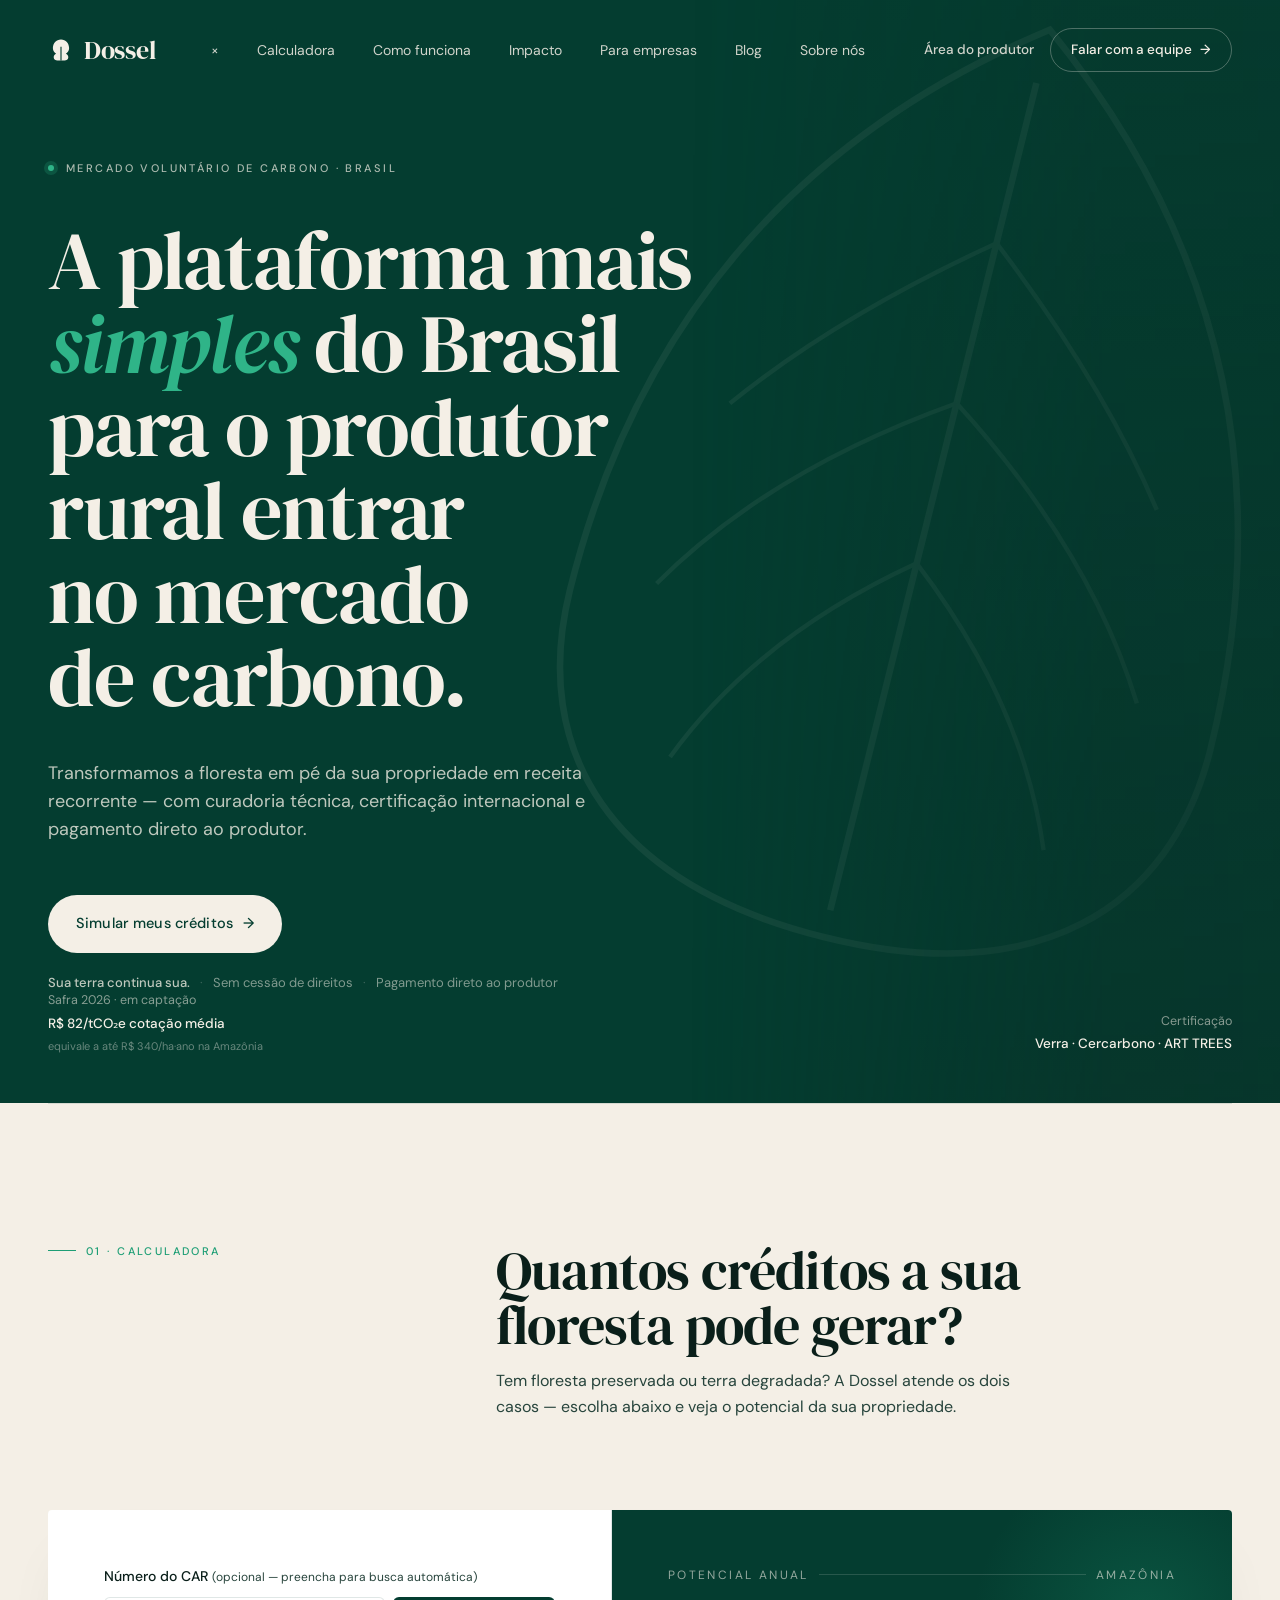
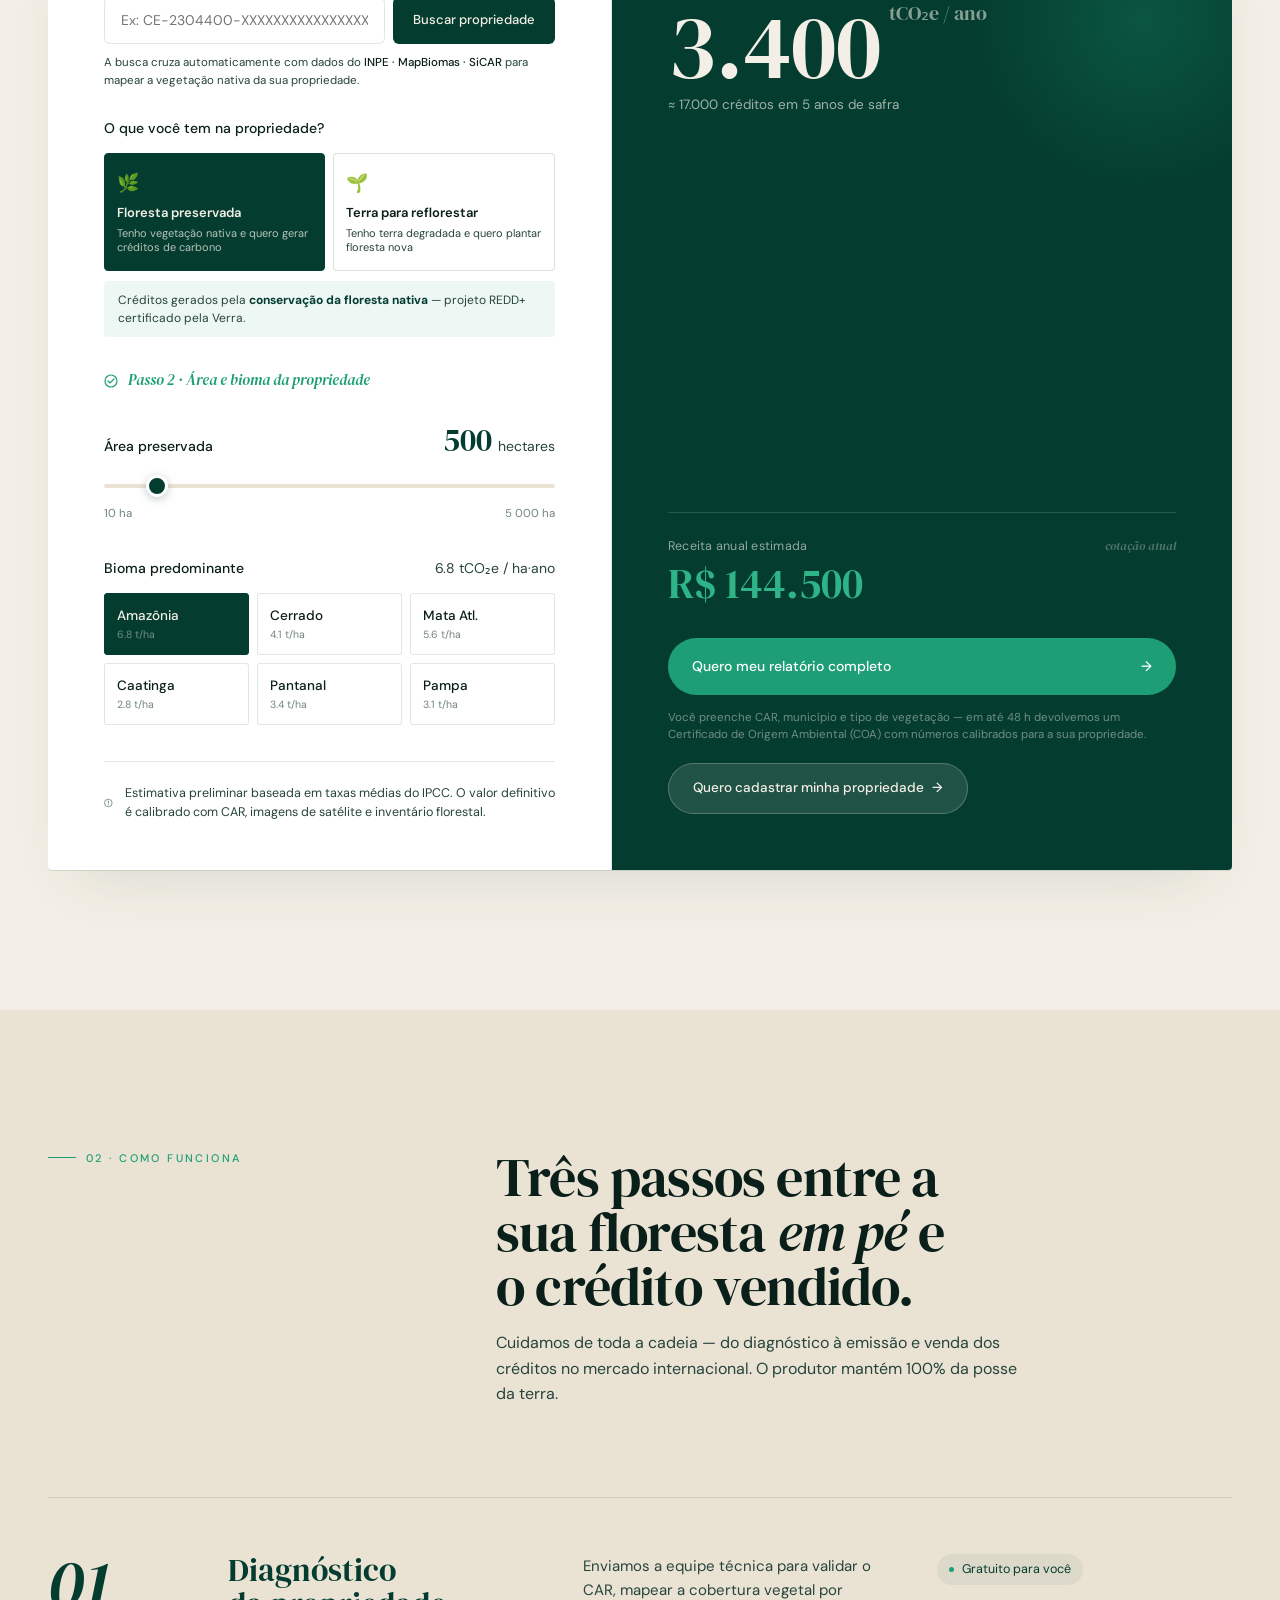
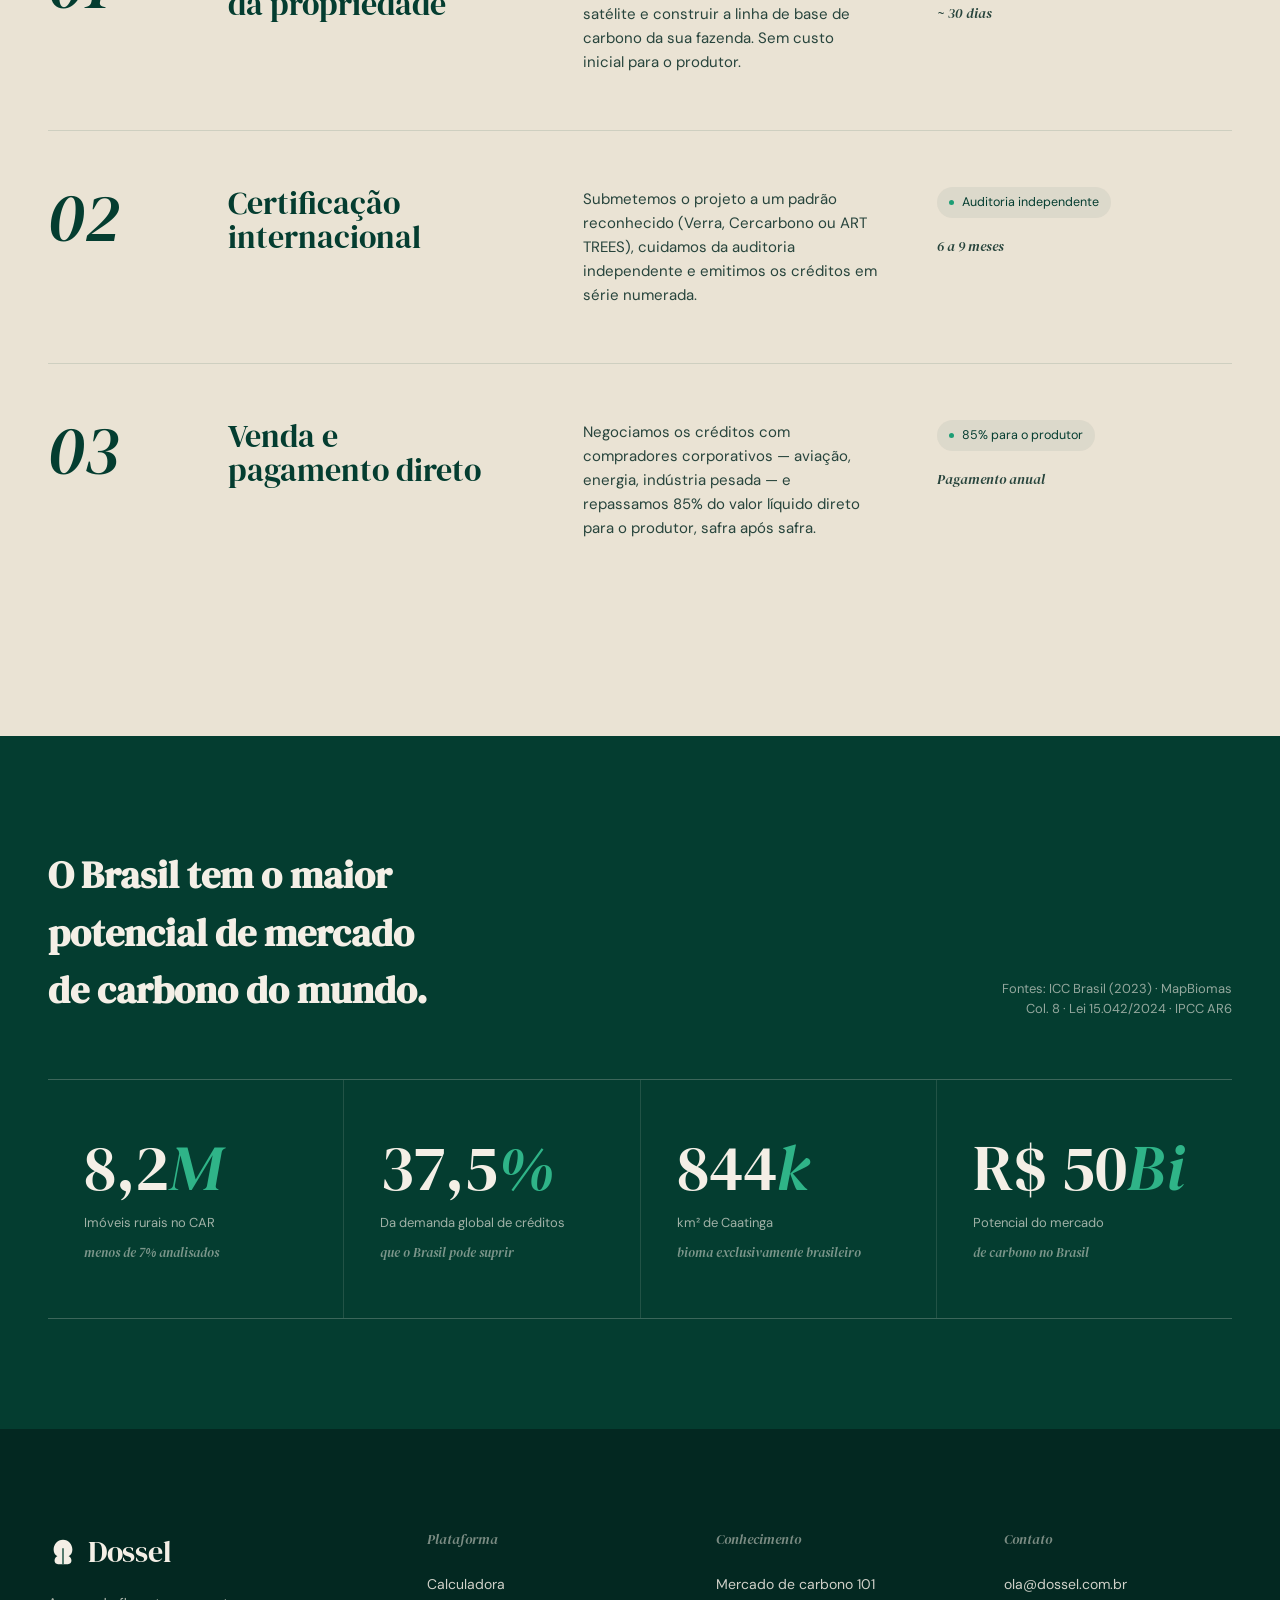
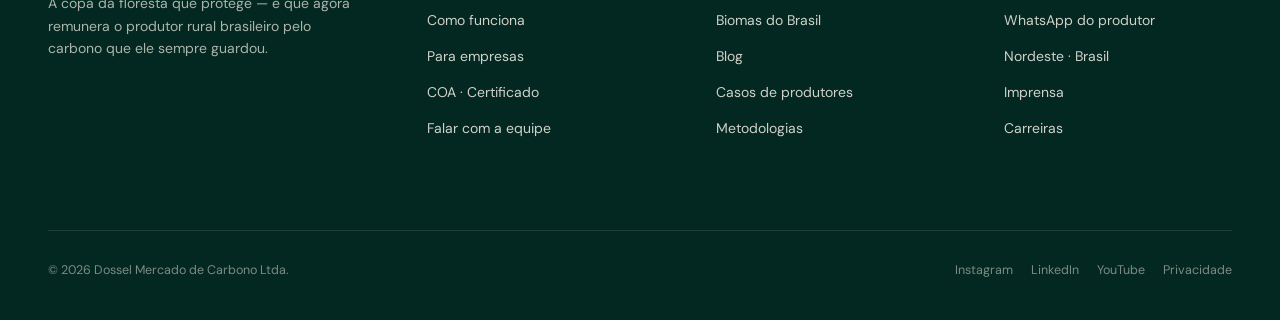
<file: index.html>
<!doctype html>
<html lang="pt-BR">
  <head>
    <meta charset="utf-8" />
    <link rel="icon" href="favicon.svg" type="image/svg+xml" />
    <link rel="apple-touch-icon" href="favicon.svg" />
    <link rel="stylesheet" href="animations.css" />
    <meta name="viewport" content="width=device-width,initial-scale=1" />
    <title>Dossel — Mercado de carbono para o produtor rural</title>
    <link rel="preconnect" href="https://fonts.googleapis.com" />
    <link rel="preconnect" href="https://fonts.gstatic.com" crossorigin />
    <link
      href="https://fonts.googleapis.com/css2?family=DM+Serif+Display:ital@0;1&family=DM+Sans:ital,wght@0,300;0,400;0,500;0,600;0,700;1,400&display=swap"
      rel="stylesheet"
    />
    <style>
      :root {
        --forest: #043d30;
        --forest-deep: #032821;
        --moss: #1d9e75;
        --moss-soft: #2fb488;
        --paper: #f4efe6;
        --paper-warm: #eae3d4;
        --ink: #0a1f1a;
        --ink-soft: #27443c;
        --hair: rgba(4, 61, 48, 0.12);
        --hair-light: rgba(244, 239, 230, 0.18);
      }
      * {
        box-sizing: border-box;
        margin: 0;
        padding: 0;
      }
      html {
        overflow-x: hidden;
        max-width: 100%;
      }
      body {
        background: var(--paper);
        color: var(--ink);
        font-family: "DM Sans", system-ui, sans-serif;
        -webkit-font-smoothing: antialiased;
        font-size: 16px;
        line-height: 1.5;
        overflow-x: hidden;
        max-width: 100%;
        position: relative;
      }
      #page-wrap {
        overflow: hidden;
        width: 100%;
        max-width: 100%;
        position: relative;
      }
      img {
        max-width: 100%;
        display: block;
      }
      a {
        color: inherit;
        text-decoration: none;
      }
      button {
        font: inherit;
        cursor: pointer;
        border: none;
        background: none;
        color: inherit;
      }
      input,
      select {
        font: inherit;
        color: inherit;
      }

      .serif {
        font-family: "DM Serif Display", Georgia, serif;
        font-weight: 400;
        letter-spacing: -0.015em;
        line-height: 1.02;
      }
      .italic {
        font-style: italic;
      }
      .overline {
        font-family: "DM Serif Display", serif;
        font-style: italic;
        font-size: 13px;
        letter-spacing: 0.02em;
        color: var(--ink-soft);
        font-weight: 400;
      }
      .overline-light {
        color: rgba(244, 239, 230, 0.65);
      }
      .eyebrow {
        font-size: 11px;
        letter-spacing: 0.22em;
        text-transform: uppercase;
        font-weight: 500;
      }

      .container {
        max-width: 1280px;
        margin: 0 auto;
        padding: 0 48px;
      }
      @media (max-width: 768px) {
        .container {
          padding: 0 24px;
        }
      }

      /* ─────────── NAV ─────────── */
      nav.top {
        position: absolute;
        top: 0;
        left: 0;
        right: 0;
        z-index: 10;
        padding: 28px 0;
      }
      nav.top .row {
        display: flex;
        align-items: center;
        justify-content: space-between;
        color: var(--paper);
      }
      .brand {
        display: flex;
        align-items: center;
        gap: 10px;
        font-family: "DM Serif Display", serif;
        font-size: 26px;
        letter-spacing: -0.01em;
      }
      .brand svg {
        display: block;
      }
      .nav-links {
        display: flex;
        gap: 38px;
        font-size: 14px;
        font-weight: 400;
        color: rgba(244, 239, 230, 0.85);
      }
      .nav-links a:hover {
        color: var(--paper);
      }
      .nav-cta {
        display: inline-flex;
        align-items: center;
        gap: 8px;
        padding: 11px 20px;
        border: 1px solid rgba(244, 239, 230, 0.3);
        border-radius: 999px;
        font-size: 13.5px;
        font-weight: 500;
        transition: all 0.2s;
      }
      .nav-cta:hover {
        background: var(--paper);
        color: var(--forest);
        border-color: var(--paper);
      }
      .nav-login {
        font-size: 13.5px;
        font-weight: 500;
        color: rgba(244, 239, 230, 0.85);
        padding: 8px 4px;
      }
      .nav-login:hover {
        color: var(--paper);
      }
      .nav-login-mobile {
        display: none;
      }
      @media (max-width: 900px) {
        .nav-login {
          display: none;
        }
        .nav-links.open .nav-login-mobile {
          display: block;
        }
        .nav-links {
          display: none;
        }
        .nav-links.open {
          display: flex;
          flex-direction: column;
          position: fixed;
          top: 0;
          left: 0;
          right: 0;
          bottom: 0;
          background: rgba(4, 61, 48, 0.98);
          backdrop-filter: blur(12px);
          z-index: 200;
          align-items: center;
          justify-content: center;
          gap: 32px;
          font-size: 22px;
        }
        .nav-links.open a {
          color: var(--paper);
          font-size: 22px;
        }
        .nav-links.open .nav-close {
          display: flex;
          position: absolute;
          top: 28px;
          right: 24px;
          font-size: 32px;
          color: var(--paper);
          cursor: pointer;
          background: none;
          border: none;
          line-height: 1;
        }
        .nav-cta {
          display: none;
        }
      }
      .nav-hamburger {
        display: none;
        flex-direction: column;
        gap: 5px;
        cursor: pointer;
        padding: 6px;
        background: none;
        border: none;
      }
      .nav-hamburger span {
        display: block;
        width: 24px;
        height: 2px;
        background: var(--paper);
        border-radius: 2px;
      }
      @media (max-width: 900px) {
        .nav-hamburger {
          display: flex;
        }
      }

      /* ─────────── HERO ─────────── */
      .hero {
        position: relative;
        background: var(--forest);
        color: var(--paper);
        overflow: hidden;
        min-height: 780px;
        padding: 160px 0 110px;
        isolation: isolate;
        -webkit-transform: translateZ(0);
        transform: translateZ(0);
      }
      .hero-leaf {
        position: absolute;
        top: -40px;
        right: -200px;
        width: 1100px;
        height: 1100px;
        opacity: 0.06;
        pointer-events: none;
        transform: rotate(14deg);
        z-index: 0;
      }
      .hero-photo {
        position: absolute;
        right: 0;
        top: 0;
        bottom: 0;
        width: 46%;
        pointer-events: none;
        z-index: 1;
        background-image: url("https://images.unsplash.com/photo-1516026672322-bc52d61a55d5?auto=format&fit=crop&w=1400&q=80");
        background-size: cover;
        background-position: center;
        mask-image: linear-gradient(
          90deg,
          transparent 0%,
          rgba(0, 0, 0, 0.35) 25%,
          rgba(0, 0, 0, 0.9) 70%,
          rgba(0, 0, 0, 0.95) 100%
        );
        -webkit-mask-image: linear-gradient(
          90deg,
          transparent 0%,
          rgba(0, 0, 0, 0.35) 25%,
          rgba(0, 0, 0, 0.9) 70%,
          rgba(0, 0, 0, 0.95) 100%
        );
        filter: saturate(0.85) brightness(0.82);
      }
      .hero-photo::after {
        content: "";
        position: absolute;
        inset: 0;
        background: linear-gradient(
          180deg,
          rgba(4, 61, 48, 0.2) 0%,
          rgba(4, 61, 48, 0.55) 100%
        );
      }
      .hero .container {
        position: relative;
        z-index: 3;
      }
      .hero-eyebrow {
        display: flex;
        align-items: center;
        gap: 12px;
        color: rgba(244, 239, 230, 0.7);
        margin-bottom: 42px;
      }
      .hero-eyebrow .dot {
        width: 6px;
        height: 6px;
        border-radius: 50%;
        background: var(--moss-soft);
        box-shadow: 0 0 0 4px rgba(47, 180, 136, 0.2);
      }
      .hero h1 {
        font-size: clamp(44px, 6.4vw, 96px);
        max-width: 16ch;
        text-wrap: balance;
        margin-bottom: 40px;
      }
      .hero h1 em {
        font-style: italic;
        color: var(--moss-soft);
        font-weight: 400;
      }
      .hero-sub {
        max-width: 46ch;
        font-size: 18px;
        line-height: 1.55;
        color: rgba(244, 239, 230, 0.78);
        margin-bottom: 52px;
      }
      .hero-cta-row {
        display: flex;
        gap: 16px;
        align-items: center;
        flex-wrap: wrap;
      }
      .hero-trust {
        display: flex;
        align-items: center;
        gap: 10px;
        margin-top: 20px;
        font-size: 13px;
        color: rgba(244, 239, 230, 0.52);
        flex-wrap: wrap;
      }
      .hero-trust strong {
        color: rgba(244, 239, 230, 0.78);
        font-weight: 500;
      }
      .hero-trust .sep {
        color: rgba(244, 239, 230, 0.22);
      }
      .btn-primary {
        display: inline-flex;
        align-items: center;
        gap: 10px;
        background: var(--paper);
        color: var(--forest);
        padding: 18px 28px;
        border-radius: 999px;
        font-size: 14.5px;
        font-weight: 500;
        letter-spacing: 0.01em;
        transition:
          transform 0.2s,
          background 0.2s;
      }
      .btn-primary:hover {
        background: #fff;
        transform: translateY(-1px);
      }
      .btn-secondary {
        display: inline-flex;
        align-items: center;
        gap: 10px;
        background: rgba(244,239,230,0.15);
        color: var(--paper);
        padding: 18px 28px;
        border-radius: 999px;
        font-size: 14.5px;
        font-weight: 500;
        letter-spacing: 0.01em;
        border: 1px solid rgba(244,239,230,0.35);
        transition: all 0.2s;
        cursor: pointer;
      }
      .btn-secondary:hover {
        background: rgba(244,239,230,0.25);
        border-color: rgba(244,239,230,0.6);
      }
      .btn-ghost {
        display: inline-flex;
        align-items: center;
        gap: 10px;
        padding: 18px 22px;
        color: var(--paper);
        font-size: 14.5px;
        font-weight: 500;
        border-bottom: 1px solid rgba(244, 239, 230, 0.3);
        border-radius: 0;
      }
      .btn-ghost:hover {
        border-bottom-color: var(--paper);
      }

      .hero .hero-meta {
        position: absolute;
        bottom: 48px;
        left: 0;
        right: 0;
        display: flex;
        justify-content: space-between;
        align-items: flex-end;
        color: rgba(244, 239, 230, 0.55);
        font-size: 12.5px;
        z-index: 2;
        pointer-events: none;
      }
      .hero .hero-meta .col {
        display: flex;
        flex-direction: column;
        gap: 4px;
      }
      .hero .hero-meta b {
        color: var(--paper);
        font-weight: 500;
        font-size: 13.5px;
      }

      /* ─────────── SECTION CHROME ─────────── */
      section {
        padding: 140px 0;
        position: relative;
      }
      .section-head {
        display: grid;
        grid-template-columns: 1fr 2fr;
        gap: 80px;
        margin-bottom: 90px;
        align-items: start;
      }
      .section-head .eyebrow {
        color: var(--moss);
        display: flex;
        align-items: center;
        gap: 10px;
      }
      .section-head .eyebrow::before {
        content: "";
        width: 28px;
        height: 1px;
        background: var(--moss);
      }
      .section-head h2 {
        font-size: clamp(36px, 4.2vw, 58px);
        max-width: 20ch;
        text-wrap: balance;
      }
      .section-head p {
        color: var(--ink-soft);
        font-size: 16px;
        line-height: 1.6;
        max-width: 48ch;
        margin-top: 16px;
      }
      @media (max-width: 860px) {
        .section-head {
          grid-template-columns: 1fr;
          gap: 24px;
        }
      }

      /* ─────────── CALCULATOR ─────────── */
      .calc-wrap {
        background: var(--paper);
        position: relative;
      }
      .calc-wrap::before {
        content: "";
        position: absolute;
        top: 0;
        left: 48px;
        right: 48px;
        height: 1px;
        background: var(--hair);
      }
      .calc {
        display: grid;
        grid-template-columns: 1fr 1.1fr;
        gap: 0;
        background: #fff;
        border-radius: 4px;
        overflow: hidden;
        box-shadow:
          0 1px 0 var(--hair),
          0 30px 60px -30px rgba(4, 61, 48, 0.15);
      }
      .calc-inputs {
        padding: 56px 56px 48px;
        border-right: 1px solid var(--hair);
      }
      .calc-inputs .step {
        display: flex;
        align-items: center;
        gap: 10px;
        color: var(--moss);
        margin-bottom: 32px;
      }
      .calc-inputs .step span {
        font-family: "DM Serif Display", serif;
        font-style: italic;
        font-size: 15px;
      }

      .field {
        margin-bottom: 36px;
      }
      .field label {
        display: flex;
        justify-content: space-between;
        align-items: baseline;
        margin-bottom: 14px;
      }
      .field label .name {
        font-size: 14px;
        color: var(--ink);
        font-weight: 500;
      }
      .field label .val {
        font-family: "DM Serif Display", serif;
        font-size: 32px;
        color: var(--forest);
        line-height: 1;
      }
      .field label .val small {
        font-size: 14px;
        color: var(--ink-soft);
        margin-left: 6px;
        font-family: "DM Sans", sans-serif;
        font-weight: 400;
      }

      input[type="range"] {
        -webkit-appearance: none;
        appearance: none;
        width: 100%;
        height: 4px;
        background: var(--paper-warm);
        border-radius: 999px;
        outline: none;
      }
      input[type="range"]::-webkit-slider-thumb {
        -webkit-appearance: none;
        appearance: none;
        width: 22px;
        height: 22px;
        border-radius: 50%;
        background: var(--forest);
        border: 3px solid #fff;
        box-shadow: 0 2px 8px rgba(4, 61, 48, 0.25);
        cursor: pointer;
        transition: transform 0.15s;
      }
      input[type="range"]::-webkit-slider-thumb:hover {
        transform: scale(1.1);
      }
      input[type="range"]::-moz-range-thumb {
        width: 22px;
        height: 22px;
        border-radius: 50%;
        background: var(--forest);
        border: 3px solid #fff;
        box-shadow: 0 2px 8px rgba(4, 61, 48, 0.25);
        cursor: pointer;
      }

      .bioma-grid {
        display: grid;
        grid-template-columns: repeat(3, 1fr);
        gap: 8px;
      }
      .bioma {
        padding: 14px 12px;
        border: 1px solid var(--hair);
        border-radius: 3px;
        text-align: left;
        font-size: 13px;
        color: var(--ink-soft);
        display: flex;
        flex-direction: column;
        gap: 6px;
        align-items: flex-start;
        line-height: 1.2;
        transition: all 0.15s;
        background: #fff;
      }
      .bioma .nm {
        font-weight: 500;
        color: var(--ink);
        font-size: 13.5px;
        line-height: 1.15;
      }
      .bioma .rt {
        font-size: 10.5px;
        color: var(--ink-soft);
        opacity: 0.65;
        line-height: 1;
      }
      .bioma:hover {
        border-color: var(--forest);
      }
      .bioma.active {
        background: var(--forest);
        color: var(--paper);
        border-color: var(--forest);
      }
      .bioma.active .nm {
        color: var(--paper);
      }
      .bioma.active .rt {
        color: rgba(244, 239, 230, 0.7);
      }

      .calc-result {
        padding: 56px;
        background: var(--forest);
        color: var(--paper);
        display: flex;
        flex-direction: column;
        justify-content: space-between;
        position: relative;
        overflow: hidden;
        -webkit-transform: translateZ(0);
        transform: translateZ(0);
      }
      .calc-result::before {
        content: "";
        position: absolute;
        top: -60px;
        right: -80px;
        width: 340px;
        height: 340px;
        border-radius: 50%;
        background: radial-gradient(
          circle,
          rgba(29, 158, 117, 0.25) 0%,
          transparent 70%
        );
      }
      .result-label {
        display: flex;
        align-items: center;
        gap: 10px;
        color: rgba(244, 239, 230, 0.6);
        font-size: 12px;
        letter-spacing: 0.2em;
        text-transform: uppercase;
        margin-bottom: 20px;
        position: relative;
      }
      .result-label .ln {
        flex: 1;
        height: 1px;
        background: rgba(244, 239, 230, 0.15);
      }
      .big-num {
        font-family: "DM Serif Display", serif;
        font-size: clamp(64px, 7vw, 104px);
        line-height: 0.95;
        margin-bottom: 6px;
        position: relative;
      }
      .big-num .unit {
        font-size: 20px;
        color: rgba(244, 239, 230, 0.55);
        margin-left: 8px;
        vertical-align: top;
        letter-spacing: 0;
      }
      .result-sub {
        font-size: 13.5px;
        color: rgba(244, 239, 230, 0.65);
        margin-bottom: 40px;
        position: relative;
      }
      .result-revenue {
        border-top: 1px solid rgba(244, 239, 230, 0.15);
        padding-top: 24px;
        margin-bottom: 32px;
        position: relative;
        display: flex;
        flex-direction: column;
        gap: 4px;
      }
      .result-revenue .k {
        font-size: 12.5px;
        color: rgba(244, 239, 230, 0.6);
        letter-spacing: 0.02em;
        display: flex;
        justify-content: space-between;
        align-items: baseline;
        gap: 12px;
      }
      .result-revenue .k em {
        font-family: "DM Serif Display", serif;
        font-style: italic;
        opacity: 0.55;
        font-size: 12px;
        letter-spacing: 0;
      }
      .result-revenue .v {
        font-family: "DM Serif Display", serif;
        font-size: 42px;
        color: var(--moss-soft);
        white-space: nowrap;
        line-height: 1.1;
      }
      .result-cta {
        display: flex;
        align-items: center;
        justify-content: space-between;
        padding: 18px 24px;
        background: var(--moss);
        color: #fff;
        border-radius: 999px;
        font-size: 14px;
        font-weight: 500;
        transition: all 0.2s;
        position: relative;
      }
      .result-cta:hover {
        background: var(--moss-soft);
      }
      .result-cta .arrow {
        transition: transform 0.2s;
      }
      .result-cta:hover .arrow {
        transform: translateX(4px);
      }
      .result-note {
        font-size: 11.5px;
        color: rgba(244, 239, 230, 0.45);
        margin-top: 14px;
        position: relative;
        line-height: 1.5;
      }

      @media (max-width: 860px) {
        .calc {
          grid-template-columns: 1fr;
        }
        .calc-inputs {
          border-right: none;
          border-bottom: 1px solid var(--hair);
          padding: 40px;
        }
        .calc-result {
          padding: 40px;
        }
      }

      /* ─────────── HOW IT WORKS ─────────── */
      .how {
        background: var(--paper-warm);
        color: var(--ink);
      }
      .steps {
        border-top: 1px solid var(--hair);
      }
      .step-row {
        display: grid;
        grid-template-columns: 120px 1fr 1fr 1fr;
        gap: 60px;
        padding: 56px 0;
        border-bottom: 1px solid var(--hair);
        align-items: start;
      }
      .step-num {
        font-family: "DM Serif Display", serif;
        font-size: 68px;
        color: var(--forest);
        line-height: 0.9;
        font-style: italic;
      }
      .step-title {
        font-family: "DM Serif Display", serif;
        font-size: 32px;
        line-height: 1.05;
        color: var(--forest);
        text-wrap: balance;
      }
      .step-body {
        color: var(--ink-soft);
        font-size: 15px;
        line-height: 1.6;
        max-width: 42ch;
      }
      .step-meta {
        display: flex;
        flex-direction: column;
        gap: 14px;
      }
      .step-meta .chip {
        display: inline-flex;
        align-items: center;
        gap: 8px;
        font-size: 12.5px;
        color: var(--forest);
        padding: 6px 12px;
        background: rgba(4, 61, 48, 0.06);
        border-radius: 999px;
        align-self: flex-start;
      }
      .step-meta .chip .dt {
        width: 5px;
        height: 5px;
        border-radius: 50%;
        background: var(--moss);
      }
      .step-meta .duration {
        font-family: "DM Serif Display", serif;
        font-style: italic;
        color: var(--ink-soft);
        font-size: 14px;
        margin-top: 4px;
      }
      @media (max-width: 900px) {
        .step-row {
          grid-template-columns: 80px 1fr;
          gap: 24px;
          padding: 40px 0;
        }
        .step-num {
          font-size: 54px;
        }
        .step-body,
        .step-meta {
          grid-column: 2;
        }
      }

      /* ─────────── STATS ─────────── */
      .stats {
        background: var(--forest);
        color: var(--paper);
        padding: 110px 0;
      }
      .stats .inner {
        display: grid;
        grid-template-columns: repeat(4, 1fr);
        gap: 1px;
        background: rgba(244, 239, 230, 0.12);
        border-top: 1px solid rgba(244, 239, 230, 0.12);
        border-bottom: 1px solid rgba(244, 239, 230, 0.12);
      }
      .stat {
        padding: 56px 36px;
        background: var(--forest);
        display: flex;
        flex-direction: column;
        gap: 8px;
      }
      .stat .num {
        font-family: "DM Serif Display", serif;
        font-size: clamp(48px, 5vw, 76px);
        line-height: 1;
        color: var(--paper);
      }
      .stat .num .pl {
        color: var(--moss-soft);
        font-style: italic;
      }
      .stat .lbl {
        font-size: 13px;
        color: rgba(244, 239, 230, 0.65);
        margin-top: 6px;
        line-height: 1.45;
      }
      .stat .sub {
        font-family: "DM Serif Display", serif;
        font-style: italic;
        font-size: 13px;
        color: rgba(244, 239, 230, 0.5);
        margin-top: 2px;
      }
      .stats-head {
        display: flex;
        justify-content: space-between;
        align-items: flex-end;
        margin-bottom: 60px;
        color: var(--paper);
      }
      .stats-head h3 {
        font-family: "DM Serif Display", serif;
        font-size: clamp(28px, 3vw, 42px);
        max-width: 20ch;
      }
      .stats-head .right {
        font-size: 13px;
        color: rgba(244, 239, 230, 0.6);
        text-align: right;
        max-width: 28ch;
        line-height: 1.55;
      }
      @media (max-width: 860px) {
        .stats .inner {
          grid-template-columns: repeat(2, 1fr);
        }
        .stats-head {
          flex-direction: column;
          gap: 20px;
          align-items: flex-start;
        }
        .stats-head .right {
          text-align: left;
        }
      }

      /* ─────────── FOOTER ─────────── */
      footer {
        background: var(--forest-deep);
        color: var(--paper);
        padding: 100px 0 40px;
        position: relative;
        overflow: hidden;
        -webkit-transform: translateZ(0);
        transform: translateZ(0);
      }
      .foot-grid {
        display: grid;
        grid-template-columns: 1.4fr 1fr 1fr 1fr;
        gap: 60px;
        margin-bottom: 90px;
      }
      .foot-grid h5 {
        font-family: "DM Serif Display", serif;
        font-style: italic;
        font-size: 14px;
        color: rgba(244, 239, 230, 0.5);
        margin-bottom: 22px;
        font-weight: 400;
      }
      .foot-grid ul {
        list-style: none;
        display: flex;
        flex-direction: column;
        gap: 12px;
      }
      .foot-grid a {
        font-size: 14px;
        color: rgba(244, 239, 230, 0.85);
      }
      .foot-grid a:hover {
        color: var(--moss-soft);
      }
      .foot-about p {
        font-size: 14px;
        color: rgba(244, 239, 230, 0.7);
        line-height: 1.6;
        max-width: 32ch;
        margin-top: 18px;
      }
      .wordmark {
        font-family: "DM Serif Display", serif;
        font-size: clamp(64px, 22vw, 320px);
        line-height: 0.85;
        letter-spacing: -0.04em;
        color: var(--paper);
        margin: 0 0 40px;
        user-select: none;
        max-width: 100%;
        overflow: hidden;
      }
      .wordmark em {
        font-style: italic;
        color: var(--moss);
      }
      .foot-bar {
        display: flex;
        justify-content: space-between;
        align-items: center;
        padding-top: 30px;
        border-top: 1px solid rgba(244, 239, 230, 0.12);
        font-size: 12.5px;
        color: rgba(244, 239, 230, 0.5);
        flex-wrap: wrap;
        gap: 16px;
      }
      .foot-bar .socials {
        display: flex;
        gap: 18px;
      }
      .foot-bar .socials a:hover {
        color: var(--paper);
      }
      @media (max-width: 900px) {
        .foot-grid {
          grid-template-columns: 1fr 1fr;
          gap: 40px;
        }
      }

      /* ─────────── MOBILE / TABLET ─────────── */
      @media (max-width: 768px) {
        .hero-photo { display: none; }
        .hero { min-height: auto; padding: 120px 0 60px; }
        .hero h1 { font-size: clamp(36px, 8vw, 56px); }
        .hero-sub { font-size: 16px; }
        .hero-cta-row { flex-direction: column; align-items: stretch; gap: 12px; }
        .btn-primary, .btn-secondary { justify-content: center; text-align: center; }
        section { padding: 64px 0 !important; }
        .section-head { grid-template-columns: 1fr; gap: 20px; margin-bottom: 40px; }
        .calc { grid-template-columns: 1fr; }
        .calc-inputs { border-right: none; border-bottom: 1px solid var(--hair); padding: 28px 20px; }
        .calc-result { padding: 28px 20px; }
        .bioma-grid { grid-template-columns: repeat(2, 1fr); }
        .field label { flex-wrap: wrap; gap: 4px; }
        .field label .val { font-size: 24px; }
        .big-num { font-size: clamp(48px, 12vw, 80px); }
        .result-revenue .v { font-size: 32px; }
        .step-row { grid-template-columns: 60px 1fr; gap: 16px; padding: 32px 0; }
        .step-num { font-size: 40px; }
        .step-body, .step-meta { grid-column: 2; }
        .stats .inner { grid-template-columns: repeat(2, 1fr); }
        .stats-head { flex-direction: column; gap: 16px; }
        .stats-head .right { text-align: left; }
        .foot-grid { grid-template-columns: 1fr 1fr; gap: 32px; }
        .foot-bar { flex-direction: column; gap: 12px; }
        #modal-overlay > div { padding: 28px 20px !important; }
        .hero .hero-meta { display: none; }
      }
      @media (max-width: 480px) {
        .container { padding: 0 16px; }
        .calc-inputs { padding: 20px 16px !important; }
        .calc-result { padding: 20px 16px !important; }
        .foot-grid { grid-template-columns: 1fr !important; }
        .bioma-grid { grid-template-columns: repeat(2, 1fr); }
        .hero h1 { font-size: clamp(32px, 9vw, 48px); }
        .field label { flex-wrap: wrap; gap: 4px; }
        .result-label { flex-wrap: wrap; gap: 6px; }
        .result-label .ln { display: none; }
        .result-revenue .k { flex-wrap: wrap; }
        .stats .inner { grid-template-columns: 1fr !important; }
        .car-row { flex-direction: column; }
        .car-row input, .car-row button { width: 100%; min-width: 0; }
        .calc-inputs, .calc-result { width: 100%; min-width: 0; }
        .calc { width: 100%; min-width: 0; overflow: hidden; }
      }
      @media (max-width: 380px) {
        .bioma-grid { grid-template-columns: 1fr !important; }
        .calc-modo-grid { grid-template-columns: 1fr !important; }
      }
    </style>
  </head>
  <body>
    <div id="page-wrap">
    <nav class="top">
      <div class="container row">
        <a href="#" class="brand" aria-label="Dossel">
          <svg width="26" height="26" viewBox="0 0 32 32" fill="none" aria-hidden="true">
            <path d="M16 3C10 3 6 8 6 13.5c0 3.5 2 6 4 7-1.5.5-3 2-3 4.5 0 3 2.5 4 4.5 4h9c2 0 4.5-1 4.5-4 0-2.5-1.5-4-3-4.5 2-1 4-3.5 4-7C26 8 22 3 16 3Z" fill="#F4EFE6"/>
            <path d="M16 12v17" stroke="#043D30" stroke-width="1.4"/>
          </svg>
          Dossel
        </a>
        <div class="nav-links" id="nav-links">
          <button class="nav-close" onclick="fecharMenu()" aria-label="Fechar menu">×</button>
          <a href="#calculadora" onclick="fecharMenu()">Calculadora</a>
          <a href="como-funciona.html">Como funciona</a>
          <a href="impacto.html">Impacto</a>
          <a href="para-empresas.html">Para empresas</a>
          <a href="blog.html">Blog</a>
          <a href="sobre-nos.html">Sobre nós</a>
          <a href="login.html" class="nav-login-mobile">Área do produtor</a>
        </div>
        <div style="display:flex;align-items:center;gap:12px">
          <a href="login.html" class="nav-login">Área do produtor</a>
          <a href="https://wa.me/5588982261897" class="nav-cta">Falar com a equipe <span aria-hidden="true">→</span></a>
          <button class="nav-hamburger" onclick="abrirMenu()" aria-label="Abrir menu">
            <span></span><span></span><span></span>
          </button>
        </div>
      </div>
    </nav>

    <!-- ─────────── HERO ─────────── -->
    <header class="hero">
      <div class="hero-photo" aria-hidden="true"></div>
      <svg class="hero-leaf" viewBox="0 0 200 200" aria-hidden="true">
        <path
          d="M100 10 C60 40 40 80 40 130 C40 160 60 180 100 180 C140 180 160 160 160 130 C160 80 140 40 100 10 Z M100 20 L100 175"
          stroke="#F4EFE6"
          stroke-width="1.2"
          fill="none"
        />
        <path
          d="M100 50 Q75 70 60 90 M100 80 Q70 100 55 125 M100 110 Q75 130 65 155 M100 50 Q125 70 140 90 M100 80 Q130 100 145 125 M100 110 Q125 130 135 155"
          stroke="#F4EFE6"
          stroke-width=".8"
          fill="none"
        />
      </svg>

      <div class="container">
        <div class="hero-eyebrow">
          <span class="dot"></span>
          <span class="eyebrow">Mercado voluntário de carbono · Brasil</span>
        </div>
        <h1 class="serif">
          A plataforma mais <em>simples</em> do Brasil para o produtor rural
          entrar no mercado de carbono.
        </h1>
        <p class="hero-sub">
          Transformamos a floresta em pé da sua propriedade em receita
          recorrente — com curadoria técnica, certificação internacional e
          pagamento direto ao produtor.
        </p>
        <div class="hero-cta-row">
          <a href="#calculadora" class="btn-primary"
            >Simular meus créditos <span class="arrow">→</span></a
          >
        </div>
        <div class="hero-trust">
          <strong>Sua terra continua sua.</strong>
          <span class="sep">·</span>
          <span>Sem cessão de direitos</span>
          <span class="sep">·</span>
          <span>Pagamento direto ao produtor</span>
        </div>
      </div>

      <div class="container hero-meta">
        <div class="col">
          <span>Safra 2026 · em captação</span>
          <b>R$ 82/tCO₂e cotação média</b>
          <small style="font-size:11px;color:rgba(244,239,230,0.42);font-weight:400;">equivale a até R$ 340/ha·ano na Amazônia</small>
        </div>
        <div class="col" style="text-align: right">
          <span>Certificação</span>
          <b>Verra · Cercarbono · ART TREES</b>
        </div>
      </div>
    </header>

    <!-- ─────────── CALCULATOR ─────────── -->
    <section id="calculadora" class="calc-wrap">
      <div class="container">
        <div class="section-head">
          <div class="eyebrow">01 · Calculadora</div>
          <div>
            <h2 class="serif">Quantos créditos a sua floresta pode gerar?</h2>
            <p>
              Tem floresta preservada ou terra degradada? A Dossel atende os
              dois casos — escolha abaixo e veja o potencial da sua propriedade.
            </p>
          </div>
        </div>

        <div class="calc">
          <div class="calc-inputs">
            <!-- Campo CAR -->
            <div class="field" style="margin-bottom: 28px">
              <label style="margin-bottom: 10px">
                <span class="name"
                  >Número do CAR
                  <span
                    style="
                      font-weight: 400;
                      color: var(--ink-soft);
                      font-size: 12px;
                    "
                    >(opcional — preencha para busca automática)</span
                  ></span
                >
              </label>
              <div class="car-row" style="display: flex; gap: 8px; align-items: stretch">
                <input
                  type="text"
                  id="car-input"
                  placeholder="Ex: CE-2304400-XXXXXXXXXXXXXXXXXX"
                  style="
                    flex: 1;
                    min-width: 0;
                    padding: 12px 16px;
                    border: 1.5px solid var(--hair);
                    border-radius: 6px;
                    font-size: 14px;
                    font-family: 'DM Sans', sans-serif;
                    color: var(--ink);
                    background: #fff;
                    outline: none;
                    transition: border-color 0.2s;
                  "
                  onfocus="this.style.borderColor = 'var(--moss)'"
                  onblur="this.style.borderColor = 'var(--hair)'"
                />
                <button
                  onclick="buscarCAR()"
                  id="btn-car"
                  style="
                    padding: 12px 20px;
                    background: var(--forest);
                    color: var(--paper);
                    border: none;
                    border-radius: 6px;
                    font-size: 13px;
                    font-weight: 500;
                    cursor: pointer;
                    white-space: nowrap;
                    transition: background 0.2s;
                    font-family: 'DM Sans', sans-serif;
                  "
                  onmouseover="this.style.background = '#032821'"
                  onmouseout="this.style.background = 'var(--forest)'"
                >
                  Buscar propriedade
                </button>
              </div>
              <div
                id="car-status"
                style="font-size: 12px; margin-top: 8px; line-height: 1.5"
              ></div>
              <div style="font-size: 11.5px; color: var(--ink-soft); margin-top: 10px; line-height: 1.6;">
                A busca cruza automaticamente com dados do <strong style="color: var(--ink); font-weight: 500;">INPE · MapBiomas · SiCAR</strong> para mapear a vegetação nativa da sua propriedade.
              </div>
            </div>

            <!-- Seletor de modalidade -->
            <div class="field" style="margin-bottom: 32px">
              <div
                style="
                  font-size: 14px;
                  font-weight: 500;
                  color: var(--ink);
                  margin-bottom: 14px;
                "
              >
                O que você tem na propriedade?
              </div>
              <div
                class="calc-modo-grid" style="display: grid; grid-template-columns: 1fr 1fr; gap: 8px"
              >
                <button
                  id="modo-preservacao"
                  onclick="setModo('preservacao')"
                  style="
                    padding: 16px 12px;
                    border: 1.5px solid var(--forest);
                    border-radius: 4px;
                    background: var(--forest);
                    color: var(--paper);
                    text-align: left;
                    cursor: pointer;
                    transition: all 0.2s;
                  "
                >
                  <div style="font-size: 18px; margin-bottom: 6px">🌿</div>
                  <div
                    style="
                      font-size: 13px;
                      font-weight: 600;
                      margin-bottom: 3px;
                    "
                  >
                    Floresta preservada
                  </div>
                  <div style="font-size: 11px; opacity: 0.75; line-height: 1.3">
                    Tenho vegetação nativa e quero gerar créditos de carbono
                  </div>
                </button>
                <button
                  id="modo-reflorestamento"
                  onclick="setModo('reflorestamento')"
                  style="
                    padding: 16px 12px;
                    border: 1.5px solid rgba(4, 61, 48, 0.15);
                    border-radius: 4px;
                    background: #fff;
                    color: var(--ink);
                    text-align: left;
                    cursor: pointer;
                    transition: all 0.2s;
                  "
                >
                  <div style="font-size: 18px; margin-bottom: 6px">🌱</div>
                  <div
                    style="
                      font-size: 13px;
                      font-weight: 600;
                      margin-bottom: 3px;
                    "
                  >
                    Terra para reflorestar
                  </div>
                  <div
                    style="
                      font-size: 11px;
                      color: var(--ink-soft);
                      line-height: 1.3;
                    "
                  >
                    Tenho terra degradada e quero plantar floresta nova
                  </div>
                </button>
              </div>
              <div
                id="modo-info"
                style="
                  margin-top: 10px;
                  padding: 10px 14px;
                  background: rgba(29, 158, 117, 0.08);
                  border-radius: 4px;
                  font-size: 12px;
                  color: var(--ink-soft);
                  line-height: 1.5;
                "
              >
                Créditos gerados pela
                <strong style="color: var(--forest)"
                  >conservação da floresta nativa</strong
                >
                — projeto REDD+ certificado pela Verra.
              </div>
            </div>

            <div class="step">
              <svg width="14" height="14" viewBox="0 0 14 14" fill="none">
                <circle
                  cx="7"
                  cy="7"
                  r="6"
                  stroke="#1D9E75"
                  stroke-width="1.2"
                />
                <path
                  d="M4 7l2 2 4-4"
                  stroke="#1D9E75"
                  stroke-width="1.2"
                  fill="none"
                  stroke-linecap="round"
                />
              </svg>
              <span id="passo-label"
                >Passo 2 · Área e bioma da propriedade</span
              >
            </div>

            <div class="field">
              <label>
                <span class="name" id="area-label">Área preservada</span>
                <span class="val" id="hectVal">500<small>hectares</small></span>
              </label>
              <input
                type="range"
                id="hect"
                min="10"
                max="5000"
                step="10"
                value="500"
              />
              <div
                style="
                  display: flex;
                  justify-content: space-between;
                  font-size: 11.5px;
                  color: var(--ink-soft);
                  margin-top: 10px;
                  opacity: 0.65;
                "
              >
                <span>10 ha</span><span>5 000 ha</span>
              </div>
            </div>

            <div class="field">
              <label>
                <span class="name">Bioma predominante</span>
                <span
                  class="val"
                  style="
                    font-size: 14px;
                    font-family: &quot;DM Sans&quot;;
                    color: var(--ink-soft);
                  "
                  id="biomeRate"
                  >6.8 tCO₂e / ha·ano</span
                >
              </label>
              <div class="bioma-grid" role="radiogroup">
                <button
                  class="bioma active"
                  data-rate="6.8"
                  data-rrate="4.5"
                  data-name="Amazônia"
                >
                  <span class="nm">Amazônia</span
                  ><span class="rt" id="rt-amazonia">6.8 t/ha</span>
                </button>
                <button
                  class="bioma"
                  data-rate="4.1"
                  data-rrate="2.8"
                  data-name="Cerrado"
                >
                  <span class="nm">Cerrado</span
                  ><span class="rt">4.1 t/ha</span>
                </button>
                <button
                  class="bioma"
                  data-rate="5.6"
                  data-rrate="3.8"
                  data-name="Mata Atlântica"
                >
                  <span class="nm">Mata Atl.</span
                  ><span class="rt">5.6 t/ha</span>
                </button>
                <button
                  class="bioma"
                  data-rate="2.8"
                  data-rrate="1.8"
                  data-name="Caatinga"
                >
                  <span class="nm">Caatinga</span
                  ><span class="rt">2.8 t/ha</span>
                </button>
                <button
                  class="bioma"
                  data-rate="3.4"
                  data-rrate="2.5"
                  data-name="Pantanal"
                >
                  <span class="nm">Pantanal</span
                  ><span class="rt">3.4 t/ha</span>
                </button>
                <button
                  class="bioma"
                  data-rate="3.1"
                  data-rrate="1.5"
                  data-name="Pampa"
                >
                  <span class="nm">Pampa</span><span class="rt">3.1 t/ha</span>
                </button>
              </div>
            </div>

            <div
              style="
                display: flex;
                align-items: center;
                gap: 12px;
                border-top: 1px solid var(--hair);
                margin-top: 8px;
                padding-top: 22px;
              "
            >
              <svg
                width="16"
                height="16"
                viewBox="0 0 16 16"
                fill="none"
                aria-hidden="true"
              >
                <circle cx="8" cy="8" r="7" stroke="#27443C" stroke-width="1" />
                <path
                  d="M8 4.5v4M8 11h.01"
                  stroke="#27443C"
                  stroke-width="1.2"
                  stroke-linecap="round"
                />
              </svg>
              <p
                style="
                  font-size: 12.5px;
                  color: var(--ink-soft);
                  line-height: 1.5;
                "
                id="disclaimer-txt"
              >
                Estimativa preliminar baseada em taxas médias do IPCC. O valor
                definitivo é calibrado com CAR, imagens de satélite e inventário
                florestal.
              </p>
            </div>
          </div>

          <div class="calc-result">
            <div>
              <div class="result-label">
                <span id="result-modo-label">Potencial anual</span
                ><span class="ln"></span><span id="biomeBadge">Amazônia</span>
              </div>
              <div class="big-num">
                <span id="credits">3.400</span
                ><span class="unit">tCO₂e / ano</span>
              </div>
              <div class="result-sub" id="result-sub-txt">
                ≈ <span id="credits5yr">17.000</span> créditos em 5 anos de
                safra
              </div>
            </div>

            <div>
              <div class="result-revenue">
                <span class="k"
                  ><span id="receita-label">Receita anual estimada</span
                  ><em>cotação atual</em></span
                >
                <span class="v" id="revenue">R$ 278.800</span>
              </div>
              <a
                href="#"
                class="result-cta"
                onclick="
                  abrirContato();
                  return false;
                "
              >
                Quero meu relatório completo <span class="arrow">→</span>
              </a>
              <p class="result-note" id="result-note-txt">
                Você preenche CAR, município e tipo de vegetação — em até 48 h
                devolvemos um Certificado de Origem Ambiental (COA) com números
                calibrados para a sua propriedade.
              </p>
              <a
                href="#"
                onclick="abrirCadastro();return false;"
                style="
                  display:inline-flex;
                  align-items:center;
                  gap:8px;
                  margin-top:20px;
                  padding:14px 24px;
                  background:rgba(244,239,230,0.12);
                  border:1px solid rgba(244,239,230,0.25);
                  border-radius:999px;
                  font-size:13.5px;
                  font-weight:500;
                  color:var(--paper);
                  transition:background 0.2s;
                "
                onmouseover="this.style.background='rgba(244,239,230,0.2)'"
                onmouseout="this.style.background='rgba(244,239,230,0.12)'"
              >Quero cadastrar minha propriedade <span>→</span></a>
            </div>
          </div>
        </div>
      </div>
    </section>

    <!-- ─────────── HOW IT WORKS ─────────── -->
    <section id="como-funciona" class="how">
      <div class="container">
        <div class="section-head">
          <div class="eyebrow">02 · Como funciona</div>
          <div>
            <h2 class="serif">
              Três passos entre a sua floresta <em class="italic">em pé</em> e o
              crédito vendido.
            </h2>
            <p>
              Cuidamos de toda a cadeia — do diagnóstico à emissão e venda dos
              créditos no mercado internacional. O produtor mantém 100% da posse
              da terra.
            </p>
          </div>
        </div>

        <div class="steps">
          <div class="step-row">
            <div class="step-num italic">01</div>
            <div class="step-title">Diagnóstico<br />da propriedade</div>
            <div class="step-body">
              Enviamos a equipe técnica para validar o CAR, mapear a cobertura
              vegetal por satélite e construir a linha de base de carbono da sua
              fazenda. Sem custo inicial para o produtor.
            </div>
            <div class="step-meta">
              <span class="chip"
                ><span class="dt"></span> Gratuito para você</span
              >
              <span class="duration italic">~ 30 dias</span>
            </div>
          </div>

          <div class="step-row">
            <div class="step-num italic">02</div>
            <div class="step-title">Certificação<br />internacional</div>
            <div class="step-body">
              Submetemos o projeto a um padrão reconhecido (Verra, Cercarbono ou
              ART TREES), cuidamos da auditoria independente e emitimos os
              créditos em série numerada.
            </div>
            <div class="step-meta">
              <span class="chip"
                ><span class="dt"></span> Auditoria independente</span
              >
              <span class="duration italic">6 a 9 meses</span>
            </div>
          </div>

          <div class="step-row" style="border-bottom: none">
            <div class="step-num italic">03</div>
            <div class="step-title">Venda e<br />pagamento direto</div>
            <div class="step-body">
              Negociamos os créditos com compradores corporativos — aviação,
              energia, indústria pesada — e repassamos 85% do valor líquido
              direto para o produtor, safra após safra.
            </div>
            <div class="step-meta">
              <span class="chip"
                ><span class="dt"></span> 85% para o produtor</span
              >
              <span class="duration italic">Pagamento anual</span>
            </div>
          </div>
        </div>
      </div>
    </section>

    <!-- ─────────── STATS ─────────── -->
    <section id="impacto" class="stats">
      <div class="container">
        <div class="stats-head">
          <h3>
            O Brasil tem o maior potencial de mercado de carbono do mundo.
          </h3>
          <div class="right">
            Fontes: ICC Brasil (2023) · MapBiomas Col. 8 · Lei 15.042/2024 ·
            IPCC AR6
          </div>
        </div>
        <div class="inner">
          <div class="stat">
            <div class="num">8,2<span class="pl italic">M</span></div>
            <div class="lbl">Imóveis rurais no CAR</div>
            <div class="sub italic">menos de 7% analisados</div>
          </div>
          <div class="stat">
            <div class="num">37,5<span class="pl italic">%</span></div>
            <div class="lbl">Da demanda global de créditos</div>
            <div class="sub italic">que o Brasil pode suprir</div>
          </div>
          <div class="stat">
            <div class="num">844<span class="pl italic">k</span></div>
            <div class="lbl">km² de Caatinga</div>
            <div class="sub italic">bioma exclusivamente brasileiro</div>
          </div>
          <div class="stat">
            <div class="num">R$ 50<span class="pl italic">Bi</span></div>
            <div class="lbl">Potencial do mercado</div>
            <div class="sub italic">de carbono no Brasil</div>
          </div>
        </div>
      </div>
    </section>

    <!-- ─────────── FOOTER ─────────── -->
    <footer>
      <div class="container">
        <div class="foot-grid">
          <div class="foot-about">
            <div class="brand" style="font-size: 30px">
              <svg
                width="30"
                height="30"
                viewBox="0 0 32 32"
                fill="none"
                aria-hidden="true"
              >
                <path
                  d="M16 3C10 3 6 8 6 13.5c0 3.5 2 6 4 7-1.5.5-3 2-3 4.5 0 3 2.5 4 4.5 4h9c2 0 4.5-1 4.5-4 0-2.5-1.5-4-3-4.5 2-1 4-3.5 4-7C26 8 22 3 16 3Z"
                  fill="#F4EFE6"
                />
                <path d="M16 12v17" stroke="#043D30" stroke-width="1.4" />
              </svg>
              Dossel
            </div>
            <p>
              A copa da floresta que protege — e que agora remunera o produtor
              rural brasileiro pelo carbono que ele sempre guardou.
            </p>
          </div>
          <div>
            <h5>Plataforma</h5>
            <ul>
              <li><a href="#calculadora">Calculadora</a></li>
              <li><a href="como-funciona.html">Como funciona</a></li>
              <li><a href="para-empresas.html">Para empresas</a></li>
              <li><a href="#">COA · Certificado</a></li>
              <li><a href="https://wa.me/5588982261897">Falar com a equipe</a></li>
            </ul>
          </div>
          <div>
            <h5>Conhecimento</h5>
            <ul>
              <li><a href="blog.html">Mercado de carbono 101</a></li>
              <li><a href="blog.html">Biomas do Brasil</a></li>
              <li><a href="blog.html">Blog</a></li>
              <li><a href="blog.html">Casos de produtores</a></li>
              <li><a href="blog.html">Metodologias</a></li>
            </ul>
          </div>
          <div>
            <h5>Contato</h5>
            <ul>
              <li><a href="mailto:ola@dossel.com.br">ola@dossel.com.br</a></li>
              <li>
                <a href="https://wa.me/5588982261897">WhatsApp do produtor</a>
              </li>
              <li><a href="#">Nordeste · Brasil</a></li>
              <li><a href="#">Imprensa</a></li>
              <li><a href="#">Carreiras</a></li>
            </ul>
          </div>
        </div>

        <div class="foot-bar">
          <div>
            © 2026 Dossel Mercado de Carbono Ltda.
          </div>
          <div class="socials">
            <a href="https://www.instagram.com/dossel.co/" target="_blank" rel="noopener">Instagram</a>
            <a href="https://www.linkedin.com/company/dosseltech/" target="_blank" rel="noopener">LinkedIn</a>
            <a href="#">YouTube</a>
            <a href="#">Privacidade</a>
          </div>
        </div>
      </div>
    </footer>

    <!-- ─────────── MODAL CONTATO ─────────── -->
    <div
      id="modal-overlay"
      style="
        display: none;
        position: fixed;
        inset: 0;
        z-index: 999;
        background: rgba(4, 61, 48, 0.75);
        backdrop-filter: blur(8px);
        align-items: center;
        justify-content: center;
        padding: 24px;
      "
      onclick="if (event.target === this) fecharContato();"
    >
      <div
        style="
          background: var(--paper);
          border-radius: 8px;
          padding: 48px;
          max-width: 480px;
          width: 100%;
          position: relative;
        "
      >
        <button
          onclick="fecharContato()"
          style="
            position: absolute;
            top: 20px;
            right: 20px;
            font-size: 20px;
            color: var(--ink-soft);
            background: none;
            border: none;
            cursor: pointer;
          "
        >
          ×
        </button>
        <p
          style="
            font-size: 11px;
            letter-spacing: 0.2em;
            text-transform: uppercase;
            color: var(--moss);
            margin-bottom: 12px;
            font-weight: 500;
          "
        >
          Relatório gratuito
        </p>
        <h3
          style="
            font-family: &quot;DM Serif Display&quot;, serif;
            font-size: 28px;
            color: var(--forest);
            margin-bottom: 8px;
            line-height: 1.1;
          "
        >
          Receba seu COA em 48h
        </h3>
        <p
          style="
            font-size: 14px;
            color: var(--ink-soft);
            margin-bottom: 28px;
            line-height: 1.6;
          "
        >
          Preencha seus dados e nossa equipe envia o relatório completo da sua
          propriedade, sem custo.
        </p>
        <div
          id="modal-resumo"
          style="
            background: #e8f5ee;
            border: 1px solid #9fe1cb;
            border-radius: 6px;
            padding: 12px 16px;
            font-size: 13px;
            color: var(--forest);
            margin-bottom: 24px;
            line-height: 1.6;
          "
        ></div>
        <div style="margin-bottom: 16px">
          <label
            style="
              display: block;
              font-size: 12px;
              font-weight: 500;
              color: var(--ink-soft);
              margin-bottom: 6px;
              text-transform: uppercase;
              letter-spacing: 0.05em;
            "
            >Seu nome</label
          >
          <input
            type="text"
            id="m-nome"
            placeholder="João Silva"
            style="
              width: 100%;
              padding: 12px 16px;
              border: 1.5px solid rgba(4, 61, 48, 0.15);
              border-radius: 6px;
              font-size: 14px;
              background: #fff;
              outline: none;
            "
          />
        </div>
        <div style="margin-bottom: 16px">
          <label
            style="
              display: block;
              font-size: 12px;
              font-weight: 500;
              color: var(--ink-soft);
              margin-bottom: 6px;
              text-transform: uppercase;
              letter-spacing: 0.05em;
            "
            >WhatsApp</label
          >
          <input
            type="tel"
            id="m-tel"
            placeholder="(85) 99999-9999"
            style="
              width: 100%;
              padding: 12px 16px;
              border: 1.5px solid rgba(4, 61, 48, 0.15);
              border-radius: 6px;
              font-size: 14px;
              background: #fff;
              outline: none;
            "
          />
        </div>
        <div style="margin-bottom: 28px">
          <label
            style="
              display: block;
              font-size: 12px;
              font-weight: 500;
              color: var(--ink-soft);
              margin-bottom: 6px;
              text-transform: uppercase;
              letter-spacing: 0.05em;
            "
            >Estado</label
          >
          <select
            id="m-estado"
            style="
              width: 100%;
              padding: 12px 16px;
              border: 1.5px solid rgba(4, 61, 48, 0.15);
              border-radius: 6px;
              font-size: 14px;
              background: #fff;
              outline: none;
              -webkit-appearance: none;
            "
          >
            <option value="">Selecione...</option>
            <option>Bahia</option>
            <option>Ceará</option>
            <option>Pernambuco</option>
            <option>Piauí</option>
            <option>Maranhão</option>
            <option>Rio Grande do Norte</option>
            <option>Paraíba</option>
            <option>Alagoas</option>
            <option>Sergipe</option>
            <option>Pará</option>
            <option>Amazonas</option>
            <option>Mato Grosso</option>
            <option>Goiás</option>
            <option>Minas Gerais</option>
            <option>São Paulo</option>
            <option>Paraná</option>
            <option>Rio Grande do Sul</option>
            <option>Outro</option>
          </select>
        </div>
        <div style="display: flex; gap: 10px">
          <button
            onclick="fecharContato()"
            style="
              padding: 14px 20px;
              border: 1.5px solid rgba(4, 61, 48, 0.2);
              border-radius: 999px;
              font-size: 14px;
              color: var(--ink-soft);
              background: #fff;
              cursor: pointer;
            "
          >
            Voltar
          </button>
          <button
            onclick="enviarWhats()"
            style="
              flex: 1;
              padding: 14px 20px;
              background: var(--moss);
              color: #fff;
              border: none;
              border-radius: 999px;
              font-size: 14px;
              font-weight: 500;
              cursor: pointer;
              display: flex;
              align-items: center;
              justify-content: center;
              gap: 8px;
            "
          >
            <svg width="16" height="16" viewBox="0 0 24 24" fill="currentColor">
              <path
                d="M17.472 14.382c-.297-.149-1.758-.867-2.03-.967-.273-.099-.471-.148-.67.15-.197.297-.767.966-.94 1.164-.173.199-.347.223-.644.075-.297-.15-1.255-.463-2.39-1.475-.883-.788-1.48-1.761-1.653-2.059-.173-.297-.018-.458.13-.606.134-.133.298-.347.446-.52.149-.174.198-.298.298-.497.099-.198.05-.371-.025-.52-.075-.149-.669-1.612-.916-2.207-.242-.579-.487-.5-.669-.51-.173-.008-.371-.01-.57-.01-.198 0-.52.074-.792.372-.272.297-1.04 1.016-1.04 2.479 0 1.462 1.065 2.875 1.213 3.074.149.198 2.096 3.2 5.077 4.487.709.306 1.262.489 1.694.625.712.227 1.36.195 1.871.118.571-.085 1.758-.719 2.006-1.413.248-.694.248-1.289.173-1.413-.074-.124-.272-.198-.57-.347z"
              />
              <path
                d="M12 0C5.373 0 0 5.373 0 12c0 2.114.549 4.099 1.508 5.831L.057 23.97l6.255-1.491A11.945 11.945 0 0012 24c6.627 0 12-5.373 12-12S18.627 0 12 0zm0 22c-1.947 0-3.769-.524-5.338-1.437l-.383-.226-3.971.946.996-3.858-.249-.396A9.932 9.932 0 012 12C2 6.477 6.477 2 12 2s10 4.477 10 10-4.477 10-10 10z"
              />
            </svg>
            Enviar pelo WhatsApp
          </button>
        </div>
      </div>
    </div>

    <script>
      const hect = document.getElementById("hect");
      const hectVal = document.getElementById("hectVal");
      const biomas = document.querySelectorAll(".bioma");
      const biomeRate = document.getElementById("biomeRate");
      const biomeBadge = document.getElementById("biomeBadge");
      const creditsEl = document.getElementById("credits");
      const credits5Yr = document.getElementById("credits5yr");
      const revenueEl = document.getElementById("revenue");

      const PRICE_PER_TON = 50;
      let currentRate = 6.8;
      let currentRrate = 4.5;
      let currentName = "Amazônia";
      let modo = "preservacao";

      const fmt = (n) =>
        n.toLocaleString("pt-BR", { maximumFractionDigits: 0 });
      const fmtBRL = (n) =>
        "R$ " + n.toLocaleString("pt-BR", { maximumFractionDigits: 0 });

      function setModo(m) {
        modo = m;
        const btnP = document.getElementById("modo-preservacao");
        const btnR = document.getElementById("modo-reflorestamento");
        const info = document.getElementById("modo-info");

        if (m === "preservacao") {
          btnP.style.cssText =
            "padding:16px 12px;border:1.5px solid var(--forest);border-radius:4px;background:var(--forest);color:var(--paper);text-align:left;cursor:pointer;transition:all .2s";
          btnP.querySelector("div:nth-child(2)").style.color = "var(--paper)";
          btnR.style.cssText =
            "padding:16px 12px;border:1.5px solid rgba(4,61,48,.15);border-radius:4px;background:#fff;color:var(--ink);text-align:left;cursor:pointer;transition:all .2s";
          info.innerHTML =
            'Créditos gerados pela <strong style="color:var(--forest)">conservação da floresta nativa</strong> — projeto REDD+ certificado pela Verra.';
          document.getElementById("area-label").textContent = "Área preservada";
          document.getElementById("passo-label").textContent =
            "Passo 2 · Área e bioma da propriedade";
          document.getElementById("result-modo-label").textContent =
            "Potencial anual";
          document.getElementById("receita-label").textContent =
            "Receita anual estimada";
          document.getElementById("result-note-txt").textContent =
            "Você preenche CAR, município e tipo de vegetação — em até 48 h devolvemos um COA com números calibrados para a sua propriedade.";
          // Restaurar taxas de preservação
          biomas.forEach((b) => {
            b.querySelector(".rt").textContent = b.dataset.rate + " t/ha";
          });
        } else {
          btnR.style.cssText =
            "padding:16px 12px;border:1.5px solid var(--forest);border-radius:4px;background:var(--forest);color:var(--paper);text-align:left;cursor:pointer;transition:all .2s";
          btnP.style.cssText =
            "padding:16px 12px;border:1.5px solid rgba(4,61,48,.15);border-radius:4px;background:#fff;color:var(--ink);text-align:left;cursor:pointer;transition:all .2s";
          info.innerHTML =
            'Créditos gerados pelo <strong style="color:var(--forest)">plantio de floresta nova</strong> em área degradada — projeto ARR certificado pela Verra. Os créditos crescem a cada ano de floresta plantada.';
          document.getElementById("area-label").textContent =
            "Área para reflorestar";
          document.getElementById("passo-label").textContent =
            "Passo 2 · Área disponível para plantio";
          document.getElementById("result-modo-label").textContent =
            "Potencial no 5º ano";
          document.getElementById("receita-label").textContent =
            "Receita estimada (ano 5)";
          document.getElementById("result-note-txt").textContent =
            "No reflorestamento os créditos crescem com a floresta. Calculamos a projeção do 5º ano — quando o projeto já está em plena maturidade de geração.";
          // Mostrar taxas de reflorestamento
          biomas.forEach((b) => {
            b.querySelector(".rt").textContent = b.dataset.rrate + " t/ha";
          });
        }
        update();
      }

      function update() {
        const ha = parseInt(hect.value, 10);
        hectVal.innerHTML = fmt(ha) + "<small>hectares</small>";
        const rate = modo === "preservacao" ? currentRate : currentRrate;
        biomeRate.textContent = rate.toFixed(1) + " tCO₂e / ha·ano";
        biomeBadge.textContent = currentName;
        const credits = Math.round(ha * rate);
        creditsEl.textContent = fmt(credits);
        const credits5 =
          modo === "preservacao"
            ? credits * 5
            : Math.round(ha * currentRrate * 5 * 1.15);
        credits5Yr.textContent = fmt(credits5);
        document.getElementById("result-sub-txt").innerHTML =
          modo === "preservacao"
            ? `≈ <span id="credits5yr">${fmt(credits5)}</span> créditos em 5 anos de safra`
            : `≈ <span id="credits5yr">${fmt(credits5)}</span> créditos acumulados em 5 anos`;
        revenueEl.textContent = fmtBRL(credits * PRICE_PER_TON * 0.85);
      }

      hect.addEventListener("input", update);
      biomas.forEach((b) =>
        b.addEventListener("click", () => {
          biomas.forEach((x) => x.classList.remove("active"));
          b.classList.add("active");
          currentRate = parseFloat(b.dataset.rate);
          currentRrate = parseFloat(b.dataset.rrate);
          currentName = b.dataset.name;
          update();
        }),
      );
      update();

      // ── Integração com CAR via SICAR (gratuito) ─────────────
      const BACKEND_URL = "https://dossel.onrender.com";

      async function buscarCAR() {
        const carInput = document.getElementById("car-input");
        const carStatus = document.getElementById("car-status");
        const btnCar = document.getElementById("btn-car");
        const numeroCar = carInput.value.trim();

        if (!numeroCar) {
          carStatus.innerHTML =
            '<span style="color:#C4751A">⚠️ Por favor, informe o número do CAR.</span>';
          return;
        }

        btnCar.textContent = "Buscando...";
        btnCar.disabled = true;
        carStatus.innerHTML =
          '<span style="color:var(--ink-soft)">⏳ Consultando o Cadastro Ambiental Rural...</span>';

        try {
          const response = await fetch(
            `${BACKEND_URL}/consultar-car/${encodeURIComponent(numeroCar)}`,
          );
          const data = await response.json();

          if (!response.ok || data.status !== "ok") {
            throw new Error(
              data.detail ||
                "Propriedade não encontrada. Verifique o número do CAR.",
            );
          }

          const prop = data.propriedade;
          const calc = data.calculo_dossel;

          const hectInput = document.getElementById("hect");
          if (hectInput) hectInput.value = Math.round(prop.area_total_ha);

          const vegSlider = document.getElementById("veg");
          if (vegSlider) {
            vegSlider.value = Math.round(calc.pct_vegetacao);
            document.getElementById("veg-val").textContent =
              Math.round(calc.pct_vegetacao) + "%";
          }

          const biomaMap = {
            Amazônia: "amazonia", Cerrado: "cerrado",
            "Mata Atlântica": "mata_atlantica", Caatinga: "caatinga",
            Pantanal: "pantanal", Pampa: "pampa",
          };
          const biomaKey = biomaMap[calc.bioma_usado];
          if (biomaKey) {
            document.querySelectorAll(".bioma").forEach((b) => b.classList.remove("active"));
            const biomaBtn = document.querySelector(`.bioma[data-b="${biomaKey}"]`);
            if (biomaBtn) {
              biomaBtn.classList.add("active");
              currentRate = parseFloat(biomaBtn.dataset.rate);
              currentRrate = parseFloat(biomaBtn.dataset.rrate || biomaBtn.dataset.rate);
              currentName = calc.bioma_usado;
            }
          }

          update();
          carStatus.innerHTML = `<span style="color:#0F6E56">✅ <strong>${prop.nome || "Propriedade encontrada"}</strong> — ${prop.municipio}, ${prop.estado} · ${Number(prop.area_total_ha).toLocaleString("pt-BR")} ha · CAR ${prop.situacao_car}</span>`;
        } catch (error) {
          carStatus.innerHTML = `<span style="color:#C4751A">❌ ${error.message}</span>`;
        } finally {
          btnCar.textContent = "Buscar propriedade";
          btnCar.disabled = false;
        }
      }

      function abrirMenu() {
        document.getElementById("nav-links").classList.add("open");
        document.body.style.overflow = "hidden";
      }
      function fecharMenu() {
        document.getElementById("nav-links").classList.remove("open");
        document.body.style.overflow = "";
      }

      function abrirContato() {
        const ha = parseInt(hect.value, 10);
        const credits = Math.round(ha * currentRate);
        const rev = fmtBRL(credits * PRICE_PER_TON * 0.85);
        document.getElementById("modal-resumo").innerHTML =
          `📊 <strong>${currentName}</strong> · ${fmt(ha)} ha · <strong>${fmt(credits)} tCO₂e/ano</strong> · receita estimada <strong>${rev}/ano</strong>`;
        const overlay = document.getElementById("modal-overlay");
        overlay.style.display = "flex";
        document.body.style.overflow = "hidden";
      }
      function fecharContato() {
        document.getElementById("modal-overlay").style.display = "none";
        document.body.style.overflow = "";
      }
      function enviarWhats() {
        const nome =
          document.getElementById("m-nome").value.trim() || "Produtor";
        const estado = document.getElementById("m-estado").value;
        const ha = parseInt(hect.value, 10);
        const credits = Math.round(ha * currentRate);
        const rev = fmtBRL(credits * PRICE_PER_TON * 0.85);
        const msg = encodeURIComponent(
          `Olá! Quero receber o relatório de carbono da minha propriedade.\n\n` +
            `*Nome:* ${nome}\n*Estado:* ${estado}\n*Bioma:* ${currentName}\n` +
            `*Área preservada:* ${fmt(ha)} ha\n*Créditos estimados:* ${fmt(credits)} tCO₂e/ano\n` +
            `*Receita estimada:* ${rev}/ano\n\nSite Dossel — dossel.com.br`,
        );
        window.open(`https://wa.me/5588982261897?text=${msg}`, "_blank");
        fecharContato();
      }

      // ── Cadastro de propriedade (Supabase) ──────────────────
      const SUPABASE_URL = "https://ejxyfijhynpxyncqtpvy.supabase.co";
      const SUPABASE_KEY = "sb_publishable_1vDT3Dhesla7IRrcXOtOoA_SpYdf_k_";

      function abrirCadastro() {
        document.getElementById("modal-cadastro").style.display = "flex";
        document.body.style.overflow = "hidden";
      }
      function fecharCadastro() {
        document.getElementById("modal-cadastro").style.display = "none";
        document.body.style.overflow = "";
        document.getElementById("cadastro-form").reset();
        document.getElementById("cadastro-status").innerHTML = "";
      }

      async function salvarLead(e) {
        e.preventDefault();
        const btn = document.getElementById("btn-cadastro");
        const status = document.getElementById("cadastro-status");
        const nome = document.getElementById("c-nome").value.trim();
        const telefone = document.getElementById("c-telefone").value.trim();
        const estado = document.getElementById("c-estado").value;
        const area_ha = parseInt(document.getElementById("c-area").value, 10) || null;

        btn.textContent = "Enviando...";
        btn.disabled = true;

        try {
          const res = await fetch(`${SUPABASE_URL}/rest/v1/leads`, {
            method: "POST",
            headers: {
              "Content-Type": "application/json",
              "apikey": SUPABASE_KEY,
              "Authorization": `Bearer ${SUPABASE_KEY}`,
              "Prefer": "return=minimal",
            },
            body: JSON.stringify({ nome, telefone, estado, area_ha }),
          });

          if (!res.ok) throw new Error("Erro ao salvar.");

          status.innerHTML = '<span style="color:#0F6E56">✅ Cadastro recebido! Entraremos em contato em breve.</span>';
          btn.textContent = "Enviado!";
          setTimeout(fecharCadastro, 2500);
        } catch {
          status.innerHTML = '<span style="color:#C4751A">❌ Erro ao enviar. Tente novamente.</span>';
          btn.textContent = "Cadastrar";
          btn.disabled = false;
        }
      }
    </script>

    <!-- Modal Cadastro de Propriedade -->
    <div id="modal-cadastro" style="display:none;position:fixed;inset:0;z-index:999;background:rgba(4,61,48,0.75);backdrop-filter:blur(8px);align-items:center;justify-content:center;padding:24px">
      <div style="background:#fff;border-radius:16px;padding:40px 36px;max-width:480px;width:100%;position:relative">
        <button onclick="fecharCadastro()" style="position:absolute;top:16px;right:20px;font-size:24px;color:#888;cursor:pointer;background:none;border:none;line-height:1">×</button>
        <div style="font-size:11px;letter-spacing:0.18em;text-transform:uppercase;font-weight:500;color:var(--moss);margin-bottom:12px">Cadastro de propriedade</div>
        <h3 style="font-family:'DM Serif Display',serif;font-size:24px;color:var(--forest);margin-bottom:8px;line-height:1.15">Vamos calcular o potencial da sua propriedade</h3>
        <p style="font-size:14px;color:var(--ink-soft);margin-bottom:28px">Nossa equipe entra em contato em até 24h com uma análise personalizada.</p>
        <form id="cadastro-form" onsubmit="salvarLead(event)" style="display:flex;flex-direction:column;gap:16px">
          <div>
            <label style="font-size:13px;font-weight:500;color:var(--ink);display:block;margin-bottom:6px">Nome completo *</label>
            <input id="c-nome" type="text" required placeholder="João Silva" style="width:100%;padding:12px 14px;border:1.5px solid var(--hair);border-radius:8px;font-size:14px;outline:none;transition:border-color 0.2s" onfocus="this.style.borderColor='var(--moss)'" onblur="this.style.borderColor='var(--hair)'">
          </div>
          <div>
            <label style="font-size:13px;font-weight:500;color:var(--ink);display:block;margin-bottom:6px">WhatsApp</label>
            <input id="c-telefone" type="tel" placeholder="(88) 99999-0000" style="width:100%;padding:12px 14px;border:1.5px solid var(--hair);border-radius:8px;font-size:14px;outline:none;transition:border-color 0.2s" onfocus="this.style.borderColor='var(--moss)'" onblur="this.style.borderColor='var(--hair)'">
          </div>
          <div style="display:grid;grid-template-columns:1fr 1fr;gap:12px">
            <div>
              <label style="font-size:13px;font-weight:500;color:var(--ink);display:block;margin-bottom:6px">Estado</label>
              <select id="c-estado" style="width:100%;padding:12px 14px;border:1.5px solid var(--hair);border-radius:8px;font-size:14px;outline:none;background:#fff;transition:border-color 0.2s" onfocus="this.style.borderColor='var(--moss)'" onblur="this.style.borderColor='var(--hair)'">
                <option value="">Selecione</option>
                <option>AC</option><option>AL</option><option>AM</option><option>AP</option>
                <option>BA</option><option>CE</option><option>DF</option><option>ES</option>
                <option>GO</option><option>MA</option><option>MG</option><option>MS</option>
                <option>MT</option><option>PA</option><option>PB</option><option>PE</option>
                <option>PI</option><option>PR</option><option>RJ</option><option>RN</option>
                <option>RO</option><option>RR</option><option>RS</option><option>SC</option>
                <option>SE</option><option>SP</option><option>TO</option>
              </select>
            </div>
            <div>
              <label style="font-size:13px;font-weight:500;color:var(--ink);display:block;margin-bottom:6px">Área estimada (ha)</label>
              <input id="c-area" type="number" min="1" placeholder="Ex: 500" style="width:100%;padding:12px 14px;border:1.5px solid var(--hair);border-radius:8px;font-size:14px;outline:none;transition:border-color 0.2s" onfocus="this.style.borderColor='var(--moss)'" onblur="this.style.borderColor='var(--hair)'">
            </div>
          </div>
          <div id="cadastro-status" style="font-size:13px;min-height:20px"></div>
          <button id="btn-cadastro" type="submit" style="padding:16px;background:var(--forest);color:var(--paper);border:none;border-radius:8px;font-size:15px;font-weight:500;cursor:pointer;transition:background 0.2s" onmouseover="this.style.background='#032821'" onmouseout="this.style.background='var(--forest)'">Cadastrar propriedade</button>
        </form>
      </div>
    </div>

    <script src="animations.js"></script>
    </div><!-- /page-wrap -->
</body>
</html>
</file>
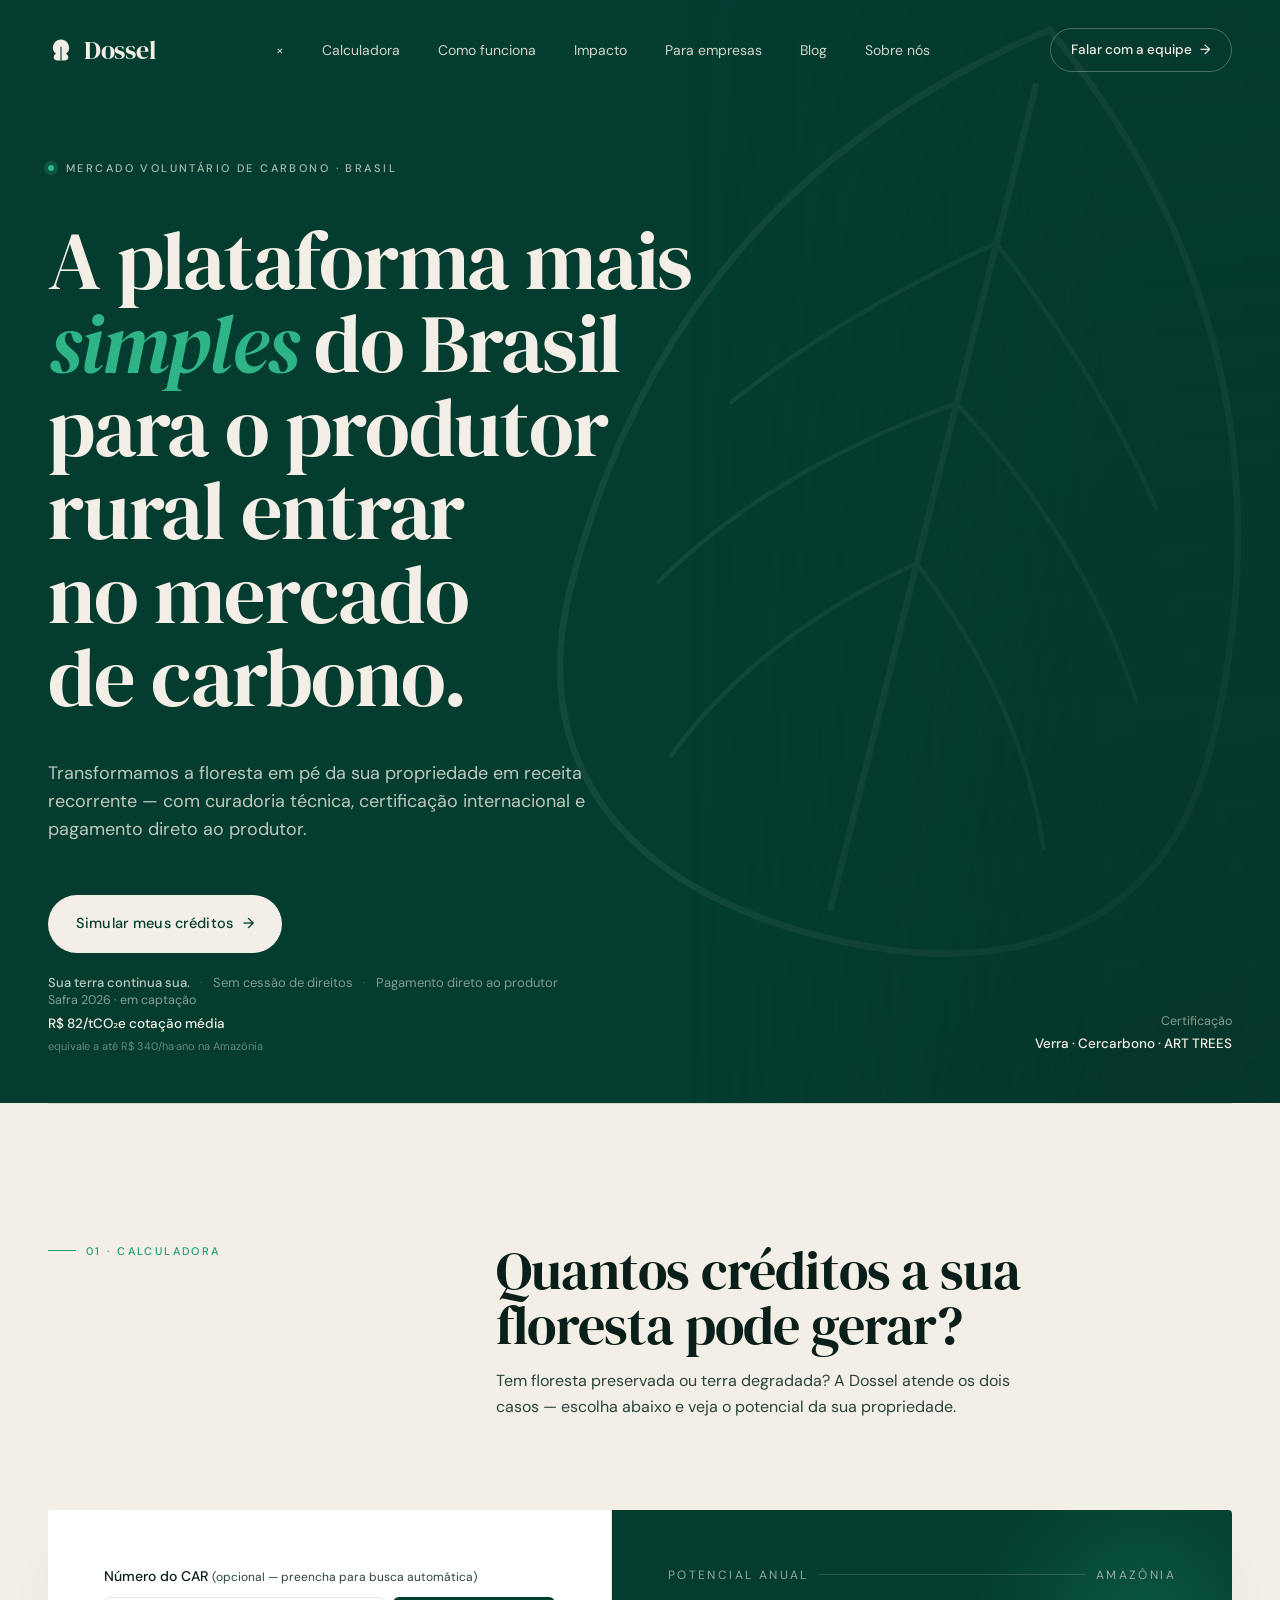
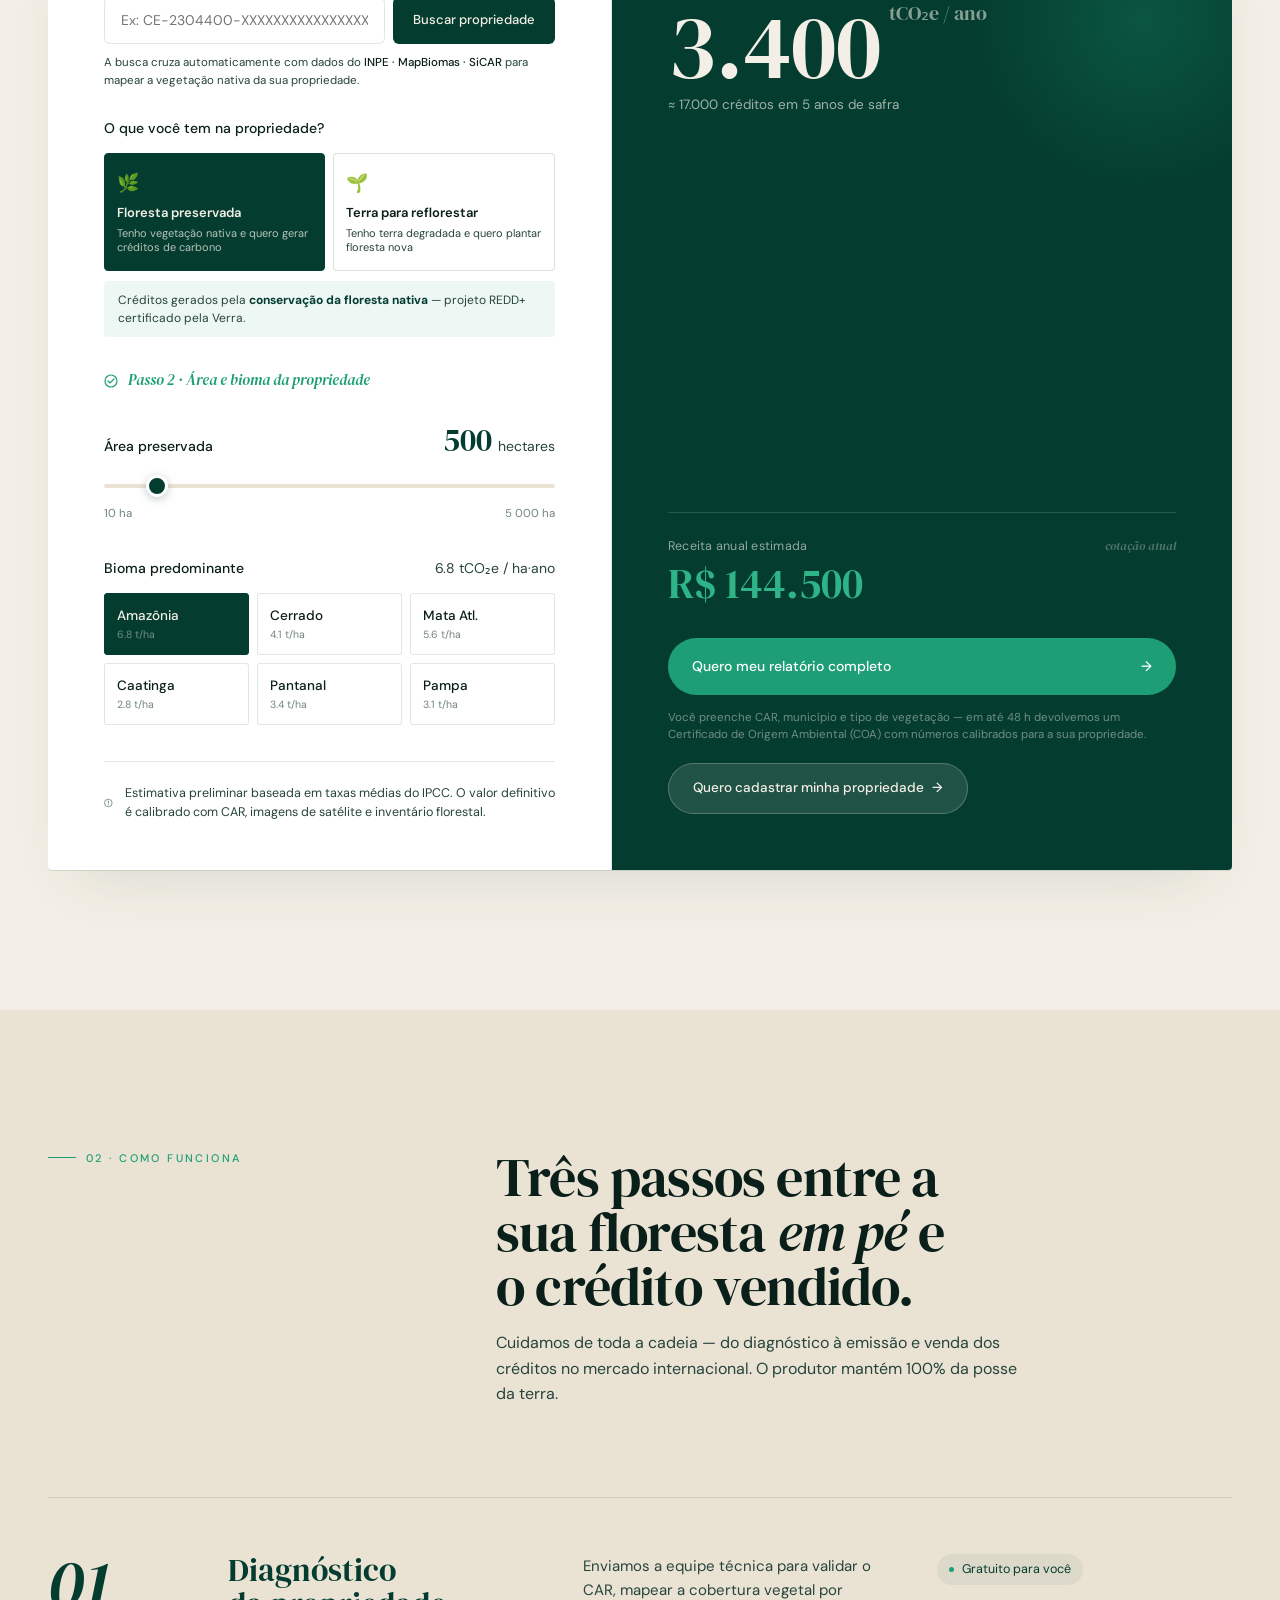
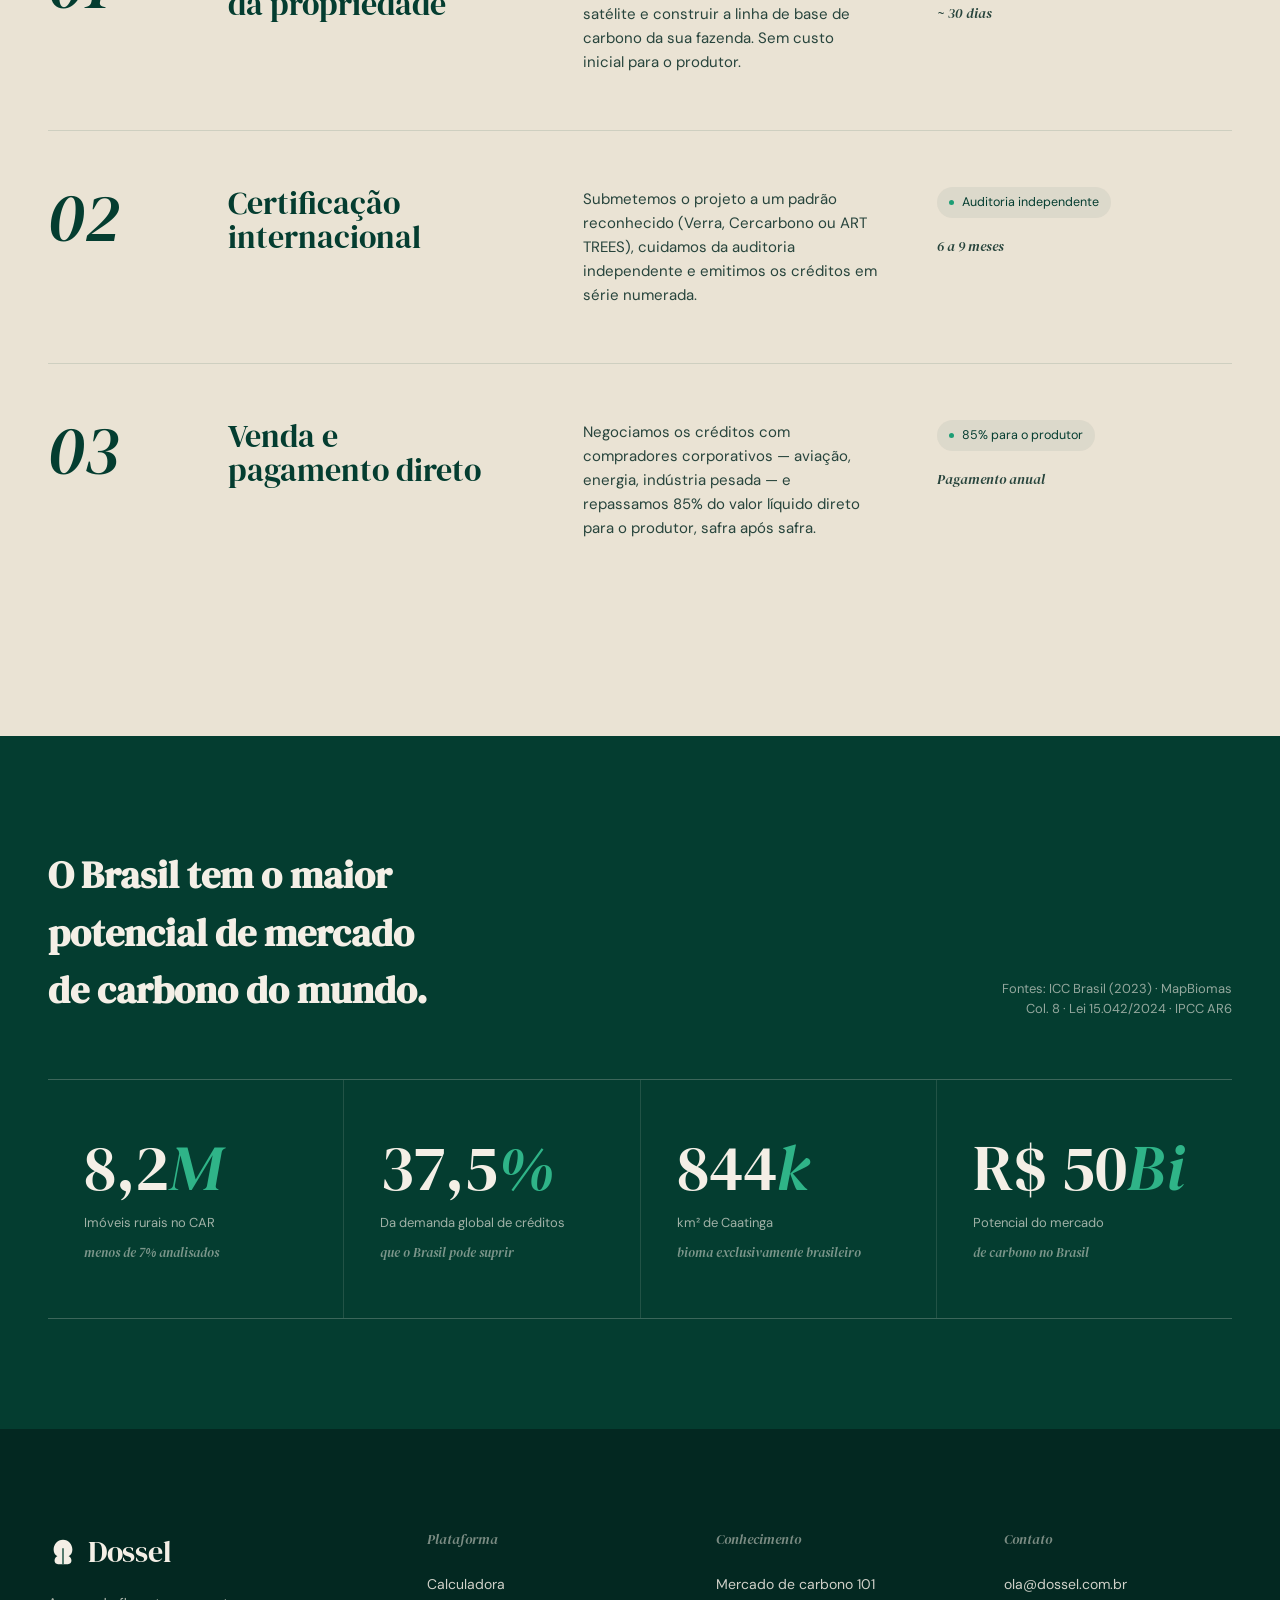
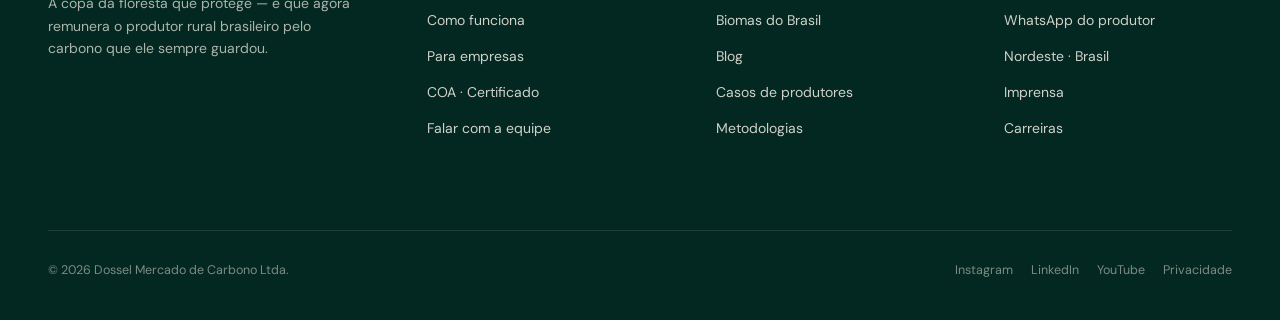
<file: OneDrive/Documentos/Dossel_projeto/dossel_final/index.html>
<!doctype html>
<html lang="pt-BR">
  <head>
    <meta charset="utf-8" />
    <link rel="icon" href="favicon.svg" type="image/svg+xml" />
    <link rel="apple-touch-icon" href="favicon.svg" />
    <link rel="stylesheet" href="animations.css" />
    <meta name="viewport" content="width=device-width,initial-scale=1" />
    <title>Dossel — Mercado de carbono para o produtor rural</title>
    <link rel="preconnect" href="https://fonts.googleapis.com" />
    <link rel="preconnect" href="https://fonts.gstatic.com" crossorigin />
    <link
      href="https://fonts.googleapis.com/css2?family=DM+Serif+Display:ital@0;1&family=DM+Sans:ital,wght@0,300;0,400;0,500;0,600;0,700;1,400&display=swap"
      rel="stylesheet"
    />
    <style>
      :root {
        --forest: #043d30;
        --forest-deep: #032821;
        --moss: #1d9e75;
        --moss-soft: #2fb488;
        --paper: #f4efe6;
        --paper-warm: #eae3d4;
        --ink: #0a1f1a;
        --ink-soft: #27443c;
        --hair: rgba(4, 61, 48, 0.12);
        --hair-light: rgba(244, 239, 230, 0.18);
      }
      * {
        box-sizing: border-box;
        margin: 0;
        padding: 0;
      }
      html {
        overflow-x: hidden;
        max-width: 100%;
      }
      body {
        background: var(--paper);
        color: var(--ink);
        font-family: "DM Sans", system-ui, sans-serif;
        -webkit-font-smoothing: antialiased;
        font-size: 16px;
        line-height: 1.5;
        overflow-x: hidden;
        max-width: 100%;
        position: relative;
      }
      #page-wrap {
        overflow: hidden;
        width: 100%;
        max-width: 100%;
        position: relative;
      }
      img {
        max-width: 100%;
        display: block;
      }
      a {
        color: inherit;
        text-decoration: none;
      }
      button {
        font: inherit;
        cursor: pointer;
        border: none;
        background: none;
        color: inherit;
      }
      input,
      select {
        font: inherit;
        color: inherit;
      }

      .serif {
        font-family: "DM Serif Display", Georgia, serif;
        font-weight: 400;
        letter-spacing: -0.015em;
        line-height: 1.02;
      }
      .italic {
        font-style: italic;
      }
      .overline {
        font-family: "DM Serif Display", serif;
        font-style: italic;
        font-size: 13px;
        letter-spacing: 0.02em;
        color: var(--ink-soft);
        font-weight: 400;
      }
      .overline-light {
        color: rgba(244, 239, 230, 0.65);
      }
      .eyebrow {
        font-size: 11px;
        letter-spacing: 0.22em;
        text-transform: uppercase;
        font-weight: 500;
      }

      .container {
        max-width: 1280px;
        margin: 0 auto;
        padding: 0 48px;
      }
      @media (max-width: 768px) {
        .container {
          padding: 0 24px;
        }
      }

      /* ─────────── NAV ─────────── */
      nav.top {
        position: absolute;
        top: 0;
        left: 0;
        right: 0;
        z-index: 10;
        padding: 28px 0;
      }
      nav.top .row {
        display: flex;
        align-items: center;
        justify-content: space-between;
        color: var(--paper);
      }
      .brand {
        display: flex;
        align-items: center;
        gap: 10px;
        font-family: "DM Serif Display", serif;
        font-size: 26px;
        letter-spacing: -0.01em;
      }
      .brand svg {
        display: block;
      }
      .nav-links {
        display: flex;
        gap: 38px;
        font-size: 14px;
        font-weight: 400;
        color: rgba(244, 239, 230, 0.85);
      }
      .nav-links a:hover {
        color: var(--paper);
      }
      .nav-cta {
        display: inline-flex;
        align-items: center;
        gap: 8px;
        padding: 11px 20px;
        border: 1px solid rgba(244, 239, 230, 0.3);
        border-radius: 999px;
        font-size: 13.5px;
        font-weight: 500;
        transition: all 0.2s;
      }
      .nav-cta:hover {
        background: var(--paper);
        color: var(--forest);
        border-color: var(--paper);
      }
      @media (max-width: 900px) {
        .nav-links {
          display: none;
        }
        .nav-links.open {
          display: flex;
          flex-direction: column;
          position: fixed;
          top: 0;
          left: 0;
          right: 0;
          bottom: 0;
          background: rgba(4, 61, 48, 0.98);
          backdrop-filter: blur(12px);
          z-index: 200;
          align-items: center;
          justify-content: center;
          gap: 32px;
          font-size: 22px;
        }
        .nav-links.open a {
          color: var(--paper);
          font-size: 22px;
        }
        .nav-links.open .nav-close {
          display: flex;
          position: absolute;
          top: 28px;
          right: 24px;
          font-size: 32px;
          color: var(--paper);
          cursor: pointer;
          background: none;
          border: none;
          line-height: 1;
        }
        .nav-cta {
          display: none;
        }
      }
      .nav-hamburger {
        display: none;
        flex-direction: column;
        gap: 5px;
        cursor: pointer;
        padding: 6px;
        background: none;
        border: none;
      }
      .nav-hamburger span {
        display: block;
        width: 24px;
        height: 2px;
        background: var(--paper);
        border-radius: 2px;
      }
      @media (max-width: 900px) {
        .nav-hamburger {
          display: flex;
        }
      }

      /* ─────────── HERO ─────────── */
      .hero {
        position: relative;
        background: var(--forest);
        color: var(--paper);
        overflow: hidden;
        min-height: 780px;
        padding: 160px 0 110px;
        isolation: isolate;
        -webkit-transform: translateZ(0);
        transform: translateZ(0);
      }
      .hero-leaf {
        position: absolute;
        top: -40px;
        right: -200px;
        width: 1100px;
        height: 1100px;
        opacity: 0.06;
        pointer-events: none;
        transform: rotate(14deg);
        z-index: 0;
      }
      .hero-photo {
        position: absolute;
        right: 0;
        top: 0;
        bottom: 0;
        width: 46%;
        pointer-events: none;
        z-index: 1;
        background-image: url("https://images.unsplash.com/photo-1516026672322-bc52d61a55d5?auto=format&fit=crop&w=1400&q=80");
        background-size: cover;
        background-position: center;
        mask-image: linear-gradient(
          90deg,
          transparent 0%,
          rgba(0, 0, 0, 0.35) 25%,
          rgba(0, 0, 0, 0.9) 70%,
          rgba(0, 0, 0, 0.95) 100%
        );
        -webkit-mask-image: linear-gradient(
          90deg,
          transparent 0%,
          rgba(0, 0, 0, 0.35) 25%,
          rgba(0, 0, 0, 0.9) 70%,
          rgba(0, 0, 0, 0.95) 100%
        );
        filter: saturate(0.85) brightness(0.82);
      }
      .hero-photo::after {
        content: "";
        position: absolute;
        inset: 0;
        background: linear-gradient(
          180deg,
          rgba(4, 61, 48, 0.2) 0%,
          rgba(4, 61, 48, 0.55) 100%
        );
      }
      .hero .container {
        position: relative;
        z-index: 3;
      }
      .hero-eyebrow {
        display: flex;
        align-items: center;
        gap: 12px;
        color: rgba(244, 239, 230, 0.7);
        margin-bottom: 42px;
      }
      .hero-eyebrow .dot {
        width: 6px;
        height: 6px;
        border-radius: 50%;
        background: var(--moss-soft);
        box-shadow: 0 0 0 4px rgba(47, 180, 136, 0.2);
      }
      .hero h1 {
        font-size: clamp(44px, 6.4vw, 96px);
        max-width: 16ch;
        text-wrap: balance;
        margin-bottom: 40px;
      }
      .hero h1 em {
        font-style: italic;
        color: var(--moss-soft);
        font-weight: 400;
      }
      .hero-sub {
        max-width: 46ch;
        font-size: 18px;
        line-height: 1.55;
        color: rgba(244, 239, 230, 0.78);
        margin-bottom: 52px;
      }
      .hero-cta-row {
        display: flex;
        gap: 16px;
        align-items: center;
        flex-wrap: wrap;
      }
      .hero-trust {
        display: flex;
        align-items: center;
        gap: 10px;
        margin-top: 20px;
        font-size: 13px;
        color: rgba(244, 239, 230, 0.52);
        flex-wrap: wrap;
      }
      .hero-trust strong {
        color: rgba(244, 239, 230, 0.78);
        font-weight: 500;
      }
      .hero-trust .sep {
        color: rgba(244, 239, 230, 0.22);
      }
      .btn-primary {
        display: inline-flex;
        align-items: center;
        gap: 10px;
        background: var(--paper);
        color: var(--forest);
        padding: 18px 28px;
        border-radius: 999px;
        font-size: 14.5px;
        font-weight: 500;
        letter-spacing: 0.01em;
        transition:
          transform 0.2s,
          background 0.2s;
      }
      .btn-primary:hover {
        background: #fff;
        transform: translateY(-1px);
      }
      .btn-secondary {
        display: inline-flex;
        align-items: center;
        gap: 10px;
        background: rgba(244,239,230,0.15);
        color: var(--paper);
        padding: 18px 28px;
        border-radius: 999px;
        font-size: 14.5px;
        font-weight: 500;
        letter-spacing: 0.01em;
        border: 1px solid rgba(244,239,230,0.35);
        transition: all 0.2s;
        cursor: pointer;
      }
      .btn-secondary:hover {
        background: rgba(244,239,230,0.25);
        border-color: rgba(244,239,230,0.6);
      }
      .btn-ghost {
        display: inline-flex;
        align-items: center;
        gap: 10px;
        padding: 18px 22px;
        color: var(--paper);
        font-size: 14.5px;
        font-weight: 500;
        border-bottom: 1px solid rgba(244, 239, 230, 0.3);
        border-radius: 0;
      }
      .btn-ghost:hover {
        border-bottom-color: var(--paper);
      }

      .hero .hero-meta {
        position: absolute;
        bottom: 48px;
        left: 0;
        right: 0;
        display: flex;
        justify-content: space-between;
        align-items: flex-end;
        color: rgba(244, 239, 230, 0.55);
        font-size: 12.5px;
        z-index: 2;
        pointer-events: none;
      }
      .hero .hero-meta .col {
        display: flex;
        flex-direction: column;
        gap: 4px;
      }
      .hero .hero-meta b {
        color: var(--paper);
        font-weight: 500;
        font-size: 13.5px;
      }

      /* ─────────── SECTION CHROME ─────────── */
      section {
        padding: 140px 0;
        position: relative;
      }
      .section-head {
        display: grid;
        grid-template-columns: 1fr 2fr;
        gap: 80px;
        margin-bottom: 90px;
        align-items: start;
      }
      .section-head .eyebrow {
        color: var(--moss);
        display: flex;
        align-items: center;
        gap: 10px;
      }
      .section-head .eyebrow::before {
        content: "";
        width: 28px;
        height: 1px;
        background: var(--moss);
      }
      .section-head h2 {
        font-size: clamp(36px, 4.2vw, 58px);
        max-width: 20ch;
        text-wrap: balance;
      }
      .section-head p {
        color: var(--ink-soft);
        font-size: 16px;
        line-height: 1.6;
        max-width: 48ch;
        margin-top: 16px;
      }
      @media (max-width: 860px) {
        .section-head {
          grid-template-columns: 1fr;
          gap: 24px;
        }
      }

      /* ─────────── CALCULATOR ─────────── */
      .calc-wrap {
        background: var(--paper);
        position: relative;
      }
      .calc-wrap::before {
        content: "";
        position: absolute;
        top: 0;
        left: 48px;
        right: 48px;
        height: 1px;
        background: var(--hair);
      }
      .calc {
        display: grid;
        grid-template-columns: 1fr 1.1fr;
        gap: 0;
        background: #fff;
        border-radius: 4px;
        overflow: hidden;
        box-shadow:
          0 1px 0 var(--hair),
          0 30px 60px -30px rgba(4, 61, 48, 0.15);
      }
      .calc-inputs {
        padding: 56px 56px 48px;
        border-right: 1px solid var(--hair);
      }
      .calc-inputs .step {
        display: flex;
        align-items: center;
        gap: 10px;
        color: var(--moss);
        margin-bottom: 32px;
      }
      .calc-inputs .step span {
        font-family: "DM Serif Display", serif;
        font-style: italic;
        font-size: 15px;
      }

      .field {
        margin-bottom: 36px;
      }
      .field label {
        display: flex;
        justify-content: space-between;
        align-items: baseline;
        margin-bottom: 14px;
      }
      .field label .name {
        font-size: 14px;
        color: var(--ink);
        font-weight: 500;
      }
      .field label .val {
        font-family: "DM Serif Display", serif;
        font-size: 32px;
        color: var(--forest);
        line-height: 1;
      }
      .field label .val small {
        font-size: 14px;
        color: var(--ink-soft);
        margin-left: 6px;
        font-family: "DM Sans", sans-serif;
        font-weight: 400;
      }

      input[type="range"] {
        -webkit-appearance: none;
        appearance: none;
        width: 100%;
        height: 4px;
        background: var(--paper-warm);
        border-radius: 999px;
        outline: none;
      }
      input[type="range"]::-webkit-slider-thumb {
        -webkit-appearance: none;
        appearance: none;
        width: 22px;
        height: 22px;
        border-radius: 50%;
        background: var(--forest);
        border: 3px solid #fff;
        box-shadow: 0 2px 8px rgba(4, 61, 48, 0.25);
        cursor: pointer;
        transition: transform 0.15s;
      }
      input[type="range"]::-webkit-slider-thumb:hover {
        transform: scale(1.1);
      }
      input[type="range"]::-moz-range-thumb {
        width: 22px;
        height: 22px;
        border-radius: 50%;
        background: var(--forest);
        border: 3px solid #fff;
        box-shadow: 0 2px 8px rgba(4, 61, 48, 0.25);
        cursor: pointer;
      }

      .bioma-grid {
        display: grid;
        grid-template-columns: repeat(3, 1fr);
        gap: 8px;
      }
      .bioma {
        padding: 14px 12px;
        border: 1px solid var(--hair);
        border-radius: 3px;
        text-align: left;
        font-size: 13px;
        color: var(--ink-soft);
        display: flex;
        flex-direction: column;
        gap: 6px;
        align-items: flex-start;
        line-height: 1.2;
        transition: all 0.15s;
        background: #fff;
      }
      .bioma .nm {
        font-weight: 500;
        color: var(--ink);
        font-size: 13.5px;
        line-height: 1.15;
      }
      .bioma .rt {
        font-size: 10.5px;
        color: var(--ink-soft);
        opacity: 0.65;
        line-height: 1;
      }
      .bioma:hover {
        border-color: var(--forest);
      }
      .bioma.active {
        background: var(--forest);
        color: var(--paper);
        border-color: var(--forest);
      }
      .bioma.active .nm {
        color: var(--paper);
      }
      .bioma.active .rt {
        color: rgba(244, 239, 230, 0.7);
      }

      .calc-result {
        padding: 56px;
        background: var(--forest);
        color: var(--paper);
        display: flex;
        flex-direction: column;
        justify-content: space-between;
        position: relative;
        overflow: hidden;
        -webkit-transform: translateZ(0);
        transform: translateZ(0);
      }
      .calc-result::before {
        content: "";
        position: absolute;
        top: -60px;
        right: -80px;
        width: 340px;
        height: 340px;
        border-radius: 50%;
        background: radial-gradient(
          circle,
          rgba(29, 158, 117, 0.25) 0%,
          transparent 70%
        );
      }
      .result-label {
        display: flex;
        align-items: center;
        gap: 10px;
        color: rgba(244, 239, 230, 0.6);
        font-size: 12px;
        letter-spacing: 0.2em;
        text-transform: uppercase;
        margin-bottom: 20px;
        position: relative;
      }
      .result-label .ln {
        flex: 1;
        height: 1px;
        background: rgba(244, 239, 230, 0.15);
      }
      .big-num {
        font-family: "DM Serif Display", serif;
        font-size: clamp(64px, 7vw, 104px);
        line-height: 0.95;
        margin-bottom: 6px;
        position: relative;
      }
      .big-num .unit {
        font-size: 20px;
        color: rgba(244, 239, 230, 0.55);
        margin-left: 8px;
        vertical-align: top;
        letter-spacing: 0;
      }
      .result-sub {
        font-size: 13.5px;
        color: rgba(244, 239, 230, 0.65);
        margin-bottom: 40px;
        position: relative;
      }
      .result-revenue {
        border-top: 1px solid rgba(244, 239, 230, 0.15);
        padding-top: 24px;
        margin-bottom: 32px;
        position: relative;
        display: flex;
        flex-direction: column;
        gap: 4px;
      }
      .result-revenue .k {
        font-size: 12.5px;
        color: rgba(244, 239, 230, 0.6);
        letter-spacing: 0.02em;
        display: flex;
        justify-content: space-between;
        align-items: baseline;
        gap: 12px;
      }
      .result-revenue .k em {
        font-family: "DM Serif Display", serif;
        font-style: italic;
        opacity: 0.55;
        font-size: 12px;
        letter-spacing: 0;
      }
      .result-revenue .v {
        font-family: "DM Serif Display", serif;
        font-size: 42px;
        color: var(--moss-soft);
        white-space: nowrap;
        line-height: 1.1;
      }
      .result-cta {
        display: flex;
        align-items: center;
        justify-content: space-between;
        padding: 18px 24px;
        background: var(--moss);
        color: #fff;
        border-radius: 999px;
        font-size: 14px;
        font-weight: 500;
        transition: all 0.2s;
        position: relative;
      }
      .result-cta:hover {
        background: var(--moss-soft);
      }
      .result-cta .arrow {
        transition: transform 0.2s;
      }
      .result-cta:hover .arrow {
        transform: translateX(4px);
      }
      .result-note {
        font-size: 11.5px;
        color: rgba(244, 239, 230, 0.45);
        margin-top: 14px;
        position: relative;
        line-height: 1.5;
      }

      @media (max-width: 860px) {
        .calc {
          grid-template-columns: 1fr;
        }
        .calc-inputs {
          border-right: none;
          border-bottom: 1px solid var(--hair);
          padding: 40px;
        }
        .calc-result {
          padding: 40px;
        }
      }

      /* ─────────── HOW IT WORKS ─────────── */
      .how {
        background: var(--paper-warm);
        color: var(--ink);
      }
      .steps {
        border-top: 1px solid var(--hair);
      }
      .step-row {
        display: grid;
        grid-template-columns: 120px 1fr 1fr 1fr;
        gap: 60px;
        padding: 56px 0;
        border-bottom: 1px solid var(--hair);
        align-items: start;
      }
      .step-num {
        font-family: "DM Serif Display", serif;
        font-size: 68px;
        color: var(--forest);
        line-height: 0.9;
        font-style: italic;
      }
      .step-title {
        font-family: "DM Serif Display", serif;
        font-size: 32px;
        line-height: 1.05;
        color: var(--forest);
        text-wrap: balance;
      }
      .step-body {
        color: var(--ink-soft);
        font-size: 15px;
        line-height: 1.6;
        max-width: 42ch;
      }
      .step-meta {
        display: flex;
        flex-direction: column;
        gap: 14px;
      }
      .step-meta .chip {
        display: inline-flex;
        align-items: center;
        gap: 8px;
        font-size: 12.5px;
        color: var(--forest);
        padding: 6px 12px;
        background: rgba(4, 61, 48, 0.06);
        border-radius: 999px;
        align-self: flex-start;
      }
      .step-meta .chip .dt {
        width: 5px;
        height: 5px;
        border-radius: 50%;
        background: var(--moss);
      }
      .step-meta .duration {
        font-family: "DM Serif Display", serif;
        font-style: italic;
        color: var(--ink-soft);
        font-size: 14px;
        margin-top: 4px;
      }
      @media (max-width: 900px) {
        .step-row {
          grid-template-columns: 80px 1fr;
          gap: 24px;
          padding: 40px 0;
        }
        .step-num {
          font-size: 54px;
        }
        .step-body,
        .step-meta {
          grid-column: 2;
        }
      }

      /* ─────────── STATS ─────────── */
      .stats {
        background: var(--forest);
        color: var(--paper);
        padding: 110px 0;
      }
      .stats .inner {
        display: grid;
        grid-template-columns: repeat(4, 1fr);
        gap: 1px;
        background: rgba(244, 239, 230, 0.12);
        border-top: 1px solid rgba(244, 239, 230, 0.12);
        border-bottom: 1px solid rgba(244, 239, 230, 0.12);
      }
      .stat {
        padding: 56px 36px;
        background: var(--forest);
        display: flex;
        flex-direction: column;
        gap: 8px;
      }
      .stat .num {
        font-family: "DM Serif Display", serif;
        font-size: clamp(48px, 5vw, 76px);
        line-height: 1;
        color: var(--paper);
      }
      .stat .num .pl {
        color: var(--moss-soft);
        font-style: italic;
      }
      .stat .lbl {
        font-size: 13px;
        color: rgba(244, 239, 230, 0.65);
        margin-top: 6px;
        line-height: 1.45;
      }
      .stat .sub {
        font-family: "DM Serif Display", serif;
        font-style: italic;
        font-size: 13px;
        color: rgba(244, 239, 230, 0.5);
        margin-top: 2px;
      }
      .stats-head {
        display: flex;
        justify-content: space-between;
        align-items: flex-end;
        margin-bottom: 60px;
        color: var(--paper);
      }
      .stats-head h3 {
        font-family: "DM Serif Display", serif;
        font-size: clamp(28px, 3vw, 42px);
        max-width: 20ch;
      }
      .stats-head .right {
        font-size: 13px;
        color: rgba(244, 239, 230, 0.6);
        text-align: right;
        max-width: 28ch;
        line-height: 1.55;
      }
      @media (max-width: 860px) {
        .stats .inner {
          grid-template-columns: repeat(2, 1fr);
        }
        .stats-head {
          flex-direction: column;
          gap: 20px;
          align-items: flex-start;
        }
        .stats-head .right {
          text-align: left;
        }
      }

      /* ─────────── FOOTER ─────────── */
      footer {
        background: var(--forest-deep);
        color: var(--paper);
        padding: 100px 0 40px;
        position: relative;
        overflow: hidden;
        -webkit-transform: translateZ(0);
        transform: translateZ(0);
      }
      .foot-grid {
        display: grid;
        grid-template-columns: 1.4fr 1fr 1fr 1fr;
        gap: 60px;
        margin-bottom: 90px;
      }
      .foot-grid h5 {
        font-family: "DM Serif Display", serif;
        font-style: italic;
        font-size: 14px;
        color: rgba(244, 239, 230, 0.5);
        margin-bottom: 22px;
        font-weight: 400;
      }
      .foot-grid ul {
        list-style: none;
        display: flex;
        flex-direction: column;
        gap: 12px;
      }
      .foot-grid a {
        font-size: 14px;
        color: rgba(244, 239, 230, 0.85);
      }
      .foot-grid a:hover {
        color: var(--moss-soft);
      }
      .foot-about p {
        font-size: 14px;
        color: rgba(244, 239, 230, 0.7);
        line-height: 1.6;
        max-width: 32ch;
        margin-top: 18px;
      }
      .wordmark {
        font-family: "DM Serif Display", serif;
        font-size: clamp(64px, 22vw, 320px);
        line-height: 0.85;
        letter-spacing: -0.04em;
        color: var(--paper);
        margin: 0 0 40px;
        user-select: none;
        max-width: 100%;
        overflow: hidden;
      }
      .wordmark em {
        font-style: italic;
        color: var(--moss);
      }
      .foot-bar {
        display: flex;
        justify-content: space-between;
        align-items: center;
        padding-top: 30px;
        border-top: 1px solid rgba(244, 239, 230, 0.12);
        font-size: 12.5px;
        color: rgba(244, 239, 230, 0.5);
        flex-wrap: wrap;
        gap: 16px;
      }
      .foot-bar .socials {
        display: flex;
        gap: 18px;
      }
      .foot-bar .socials a:hover {
        color: var(--paper);
      }
      @media (max-width: 900px) {
        .foot-grid {
          grid-template-columns: 1fr 1fr;
          gap: 40px;
        }
      }

      /* ─────────── MOBILE / TABLET ─────────── */
      @media (max-width: 768px) {
        .hero-photo { display: none; }
        .hero { min-height: auto; padding: 120px 0 60px; }
        .hero h1 { font-size: clamp(36px, 8vw, 56px); }
        .hero-sub { font-size: 16px; }
        .hero-cta-row { flex-direction: column; align-items: stretch; gap: 12px; }
        .btn-primary, .btn-secondary { justify-content: center; text-align: center; }
        section { padding: 64px 0 !important; }
        .section-head { grid-template-columns: 1fr; gap: 20px; margin-bottom: 40px; }
        .calc { grid-template-columns: 1fr; }
        .calc-inputs { border-right: none; border-bottom: 1px solid var(--hair); padding: 28px 20px; }
        .calc-result { padding: 28px 20px; }
        .bioma-grid { grid-template-columns: repeat(2, 1fr); }
        .field label { flex-wrap: wrap; gap: 4px; }
        .field label .val { font-size: 24px; }
        .big-num { font-size: clamp(48px, 12vw, 80px); }
        .result-revenue .v { font-size: 32px; }
        .step-row { grid-template-columns: 60px 1fr; gap: 16px; padding: 32px 0; }
        .step-num { font-size: 40px; }
        .step-body, .step-meta { grid-column: 2; }
        .stats .inner { grid-template-columns: repeat(2, 1fr); }
        .stats-head { flex-direction: column; gap: 16px; }
        .stats-head .right { text-align: left; }
        .foot-grid { grid-template-columns: 1fr 1fr; gap: 32px; }
        .foot-bar { flex-direction: column; gap: 12px; }
        #modal-overlay > div { padding: 28px 20px !important; }
        .hero .hero-meta { display: none; }
      }
      @media (max-width: 480px) {
        .container { padding: 0 16px; }
        .calc-inputs { padding: 20px 16px !important; }
        .calc-result { padding: 20px 16px !important; }
        .foot-grid { grid-template-columns: 1fr !important; }
        .bioma-grid { grid-template-columns: repeat(2, 1fr); }
        .hero h1 { font-size: clamp(32px, 9vw, 48px); }
        .field label { flex-wrap: wrap; gap: 4px; }
        .result-label { flex-wrap: wrap; gap: 6px; }
        .result-label .ln { display: none; }
        .result-revenue .k { flex-wrap: wrap; }
        .stats .inner { grid-template-columns: 1fr !important; }
        .car-row { flex-direction: column; }
        .car-row input, .car-row button { width: 100%; min-width: 0; }
        .calc-inputs, .calc-result { width: 100%; min-width: 0; }
        .calc { width: 100%; min-width: 0; overflow: hidden; }
      }
      @media (max-width: 380px) {
        .bioma-grid { grid-template-columns: 1fr !important; }
        .calc-modo-grid { grid-template-columns: 1fr !important; }
      }
    </style>
  </head>
  <body>
    <div id="page-wrap">
    <nav class="top">
      <div class="container row">
        <a href="#" class="brand" aria-label="Dossel">
          <svg width="26" height="26" viewBox="0 0 32 32" fill="none" aria-hidden="true">
            <path d="M16 3C10 3 6 8 6 13.5c0 3.5 2 6 4 7-1.5.5-3 2-3 4.5 0 3 2.5 4 4.5 4h9c2 0 4.5-1 4.5-4 0-2.5-1.5-4-3-4.5 2-1 4-3.5 4-7C26 8 22 3 16 3Z" fill="#F4EFE6"/>
            <path d="M16 12v17" stroke="#043D30" stroke-width="1.4"/>
          </svg>
          Dossel
        </a>
        <div class="nav-links" id="nav-links">
          <button class="nav-close" onclick="fecharMenu()" aria-label="Fechar menu">×</button>
          <a href="#calculadora" onclick="fecharMenu()">Calculadora</a>
          <a href="como-funciona.html">Como funciona</a>
          <a href="impacto.html">Impacto</a>
          <a href="para-empresas.html">Para empresas</a>
          <a href="blog.html">Blog</a>
          <a href="sobre-nos.html">Sobre nós</a>
        </div>
        <div style="display:flex;align-items:center;gap:12px">
          <a href="https://wa.me/5588982261897" class="nav-cta">Falar com a equipe <span aria-hidden="true">→</span></a>
          <button class="nav-hamburger" onclick="abrirMenu()" aria-label="Abrir menu">
            <span></span><span></span><span></span>
          </button>
        </div>
      </div>
    </nav>

    <!-- ─────────── HERO ─────────── -->
    <header class="hero">
      <div class="hero-photo" aria-hidden="true"></div>
      <svg class="hero-leaf" viewBox="0 0 200 200" aria-hidden="true">
        <path
          d="M100 10 C60 40 40 80 40 130 C40 160 60 180 100 180 C140 180 160 160 160 130 C160 80 140 40 100 10 Z M100 20 L100 175"
          stroke="#F4EFE6"
          stroke-width="1.2"
          fill="none"
        />
        <path
          d="M100 50 Q75 70 60 90 M100 80 Q70 100 55 125 M100 110 Q75 130 65 155 M100 50 Q125 70 140 90 M100 80 Q130 100 145 125 M100 110 Q125 130 135 155"
          stroke="#F4EFE6"
          stroke-width=".8"
          fill="none"
        />
      </svg>

      <div class="container">
        <div class="hero-eyebrow">
          <span class="dot"></span>
          <span class="eyebrow">Mercado voluntário de carbono · Brasil</span>
        </div>
        <h1 class="serif">
          A plataforma mais <em>simples</em> do Brasil para o produtor rural
          entrar no mercado de carbono.
        </h1>
        <p class="hero-sub">
          Transformamos a floresta em pé da sua propriedade em receita
          recorrente — com curadoria técnica, certificação internacional e
          pagamento direto ao produtor.
        </p>
        <div class="hero-cta-row">
          <a href="#calculadora" class="btn-primary"
            >Simular meus créditos <span class="arrow">→</span></a
          >
        </div>
        <div class="hero-trust">
          <strong>Sua terra continua sua.</strong>
          <span class="sep">·</span>
          <span>Sem cessão de direitos</span>
          <span class="sep">·</span>
          <span>Pagamento direto ao produtor</span>
        </div>
      </div>

      <div class="container hero-meta">
        <div class="col">
          <span>Safra 2026 · em captação</span>
          <b>R$ 82/tCO₂e cotação média</b>
          <small style="font-size:11px;color:rgba(244,239,230,0.42);font-weight:400;">equivale a até R$ 340/ha·ano na Amazônia</small>
        </div>
        <div class="col" style="text-align: right">
          <span>Certificação</span>
          <b>Verra · Cercarbono · ART TREES</b>
        </div>
      </div>
    </header>

    <!-- ─────────── CALCULATOR ─────────── -->
    <section id="calculadora" class="calc-wrap">
      <div class="container">
        <div class="section-head">
          <div class="eyebrow">01 · Calculadora</div>
          <div>
            <h2 class="serif">Quantos créditos a sua floresta pode gerar?</h2>
            <p>
              Tem floresta preservada ou terra degradada? A Dossel atende os
              dois casos — escolha abaixo e veja o potencial da sua propriedade.
            </p>
          </div>
        </div>

        <div class="calc">
          <div class="calc-inputs">
            <!-- Campo CAR -->
            <div class="field" style="margin-bottom: 28px">
              <label style="margin-bottom: 10px">
                <span class="name"
                  >Número do CAR
                  <span
                    style="
                      font-weight: 400;
                      color: var(--ink-soft);
                      font-size: 12px;
                    "
                    >(opcional — preencha para busca automática)</span
                  ></span
                >
              </label>
              <div class="car-row" style="display: flex; gap: 8px; align-items: stretch">
                <input
                  type="text"
                  id="car-input"
                  placeholder="Ex: CE-2304400-XXXXXXXXXXXXXXXXXX"
                  style="
                    flex: 1;
                    min-width: 0;
                    padding: 12px 16px;
                    border: 1.5px solid var(--hair);
                    border-radius: 6px;
                    font-size: 14px;
                    font-family: 'DM Sans', sans-serif;
                    color: var(--ink);
                    background: #fff;
                    outline: none;
                    transition: border-color 0.2s;
                  "
                  onfocus="this.style.borderColor = 'var(--moss)'"
                  onblur="this.style.borderColor = 'var(--hair)'"
                />
                <button
                  onclick="buscarCAR()"
                  id="btn-car"
                  style="
                    padding: 12px 20px;
                    background: var(--forest);
                    color: var(--paper);
                    border: none;
                    border-radius: 6px;
                    font-size: 13px;
                    font-weight: 500;
                    cursor: pointer;
                    white-space: nowrap;
                    transition: background 0.2s;
                    font-family: 'DM Sans', sans-serif;
                  "
                  onmouseover="this.style.background = '#032821'"
                  onmouseout="this.style.background = 'var(--forest)'"
                >
                  Buscar propriedade
                </button>
              </div>
              <div
                id="car-status"
                style="font-size: 12px; margin-top: 8px; line-height: 1.5"
              ></div>
              <div style="font-size: 11.5px; color: var(--ink-soft); margin-top: 10px; line-height: 1.6;">
                A busca cruza automaticamente com dados do <strong style="color: var(--ink); font-weight: 500;">INPE · MapBiomas · SiCAR</strong> para mapear a vegetação nativa da sua propriedade.
              </div>
            </div>

            <!-- Seletor de modalidade -->
            <div class="field" style="margin-bottom: 32px">
              <div
                style="
                  font-size: 14px;
                  font-weight: 500;
                  color: var(--ink);
                  margin-bottom: 14px;
                "
              >
                O que você tem na propriedade?
              </div>
              <div
                class="calc-modo-grid" style="display: grid; grid-template-columns: 1fr 1fr; gap: 8px"
              >
                <button
                  id="modo-preservacao"
                  onclick="setModo('preservacao')"
                  style="
                    padding: 16px 12px;
                    border: 1.5px solid var(--forest);
                    border-radius: 4px;
                    background: var(--forest);
                    color: var(--paper);
                    text-align: left;
                    cursor: pointer;
                    transition: all 0.2s;
                  "
                >
                  <div style="font-size: 18px; margin-bottom: 6px">🌿</div>
                  <div
                    style="
                      font-size: 13px;
                      font-weight: 600;
                      margin-bottom: 3px;
                    "
                  >
                    Floresta preservada
                  </div>
                  <div style="font-size: 11px; opacity: 0.75; line-height: 1.3">
                    Tenho vegetação nativa e quero gerar créditos de carbono
                  </div>
                </button>
                <button
                  id="modo-reflorestamento"
                  onclick="setModo('reflorestamento')"
                  style="
                    padding: 16px 12px;
                    border: 1.5px solid rgba(4, 61, 48, 0.15);
                    border-radius: 4px;
                    background: #fff;
                    color: var(--ink);
                    text-align: left;
                    cursor: pointer;
                    transition: all 0.2s;
                  "
                >
                  <div style="font-size: 18px; margin-bottom: 6px">🌱</div>
                  <div
                    style="
                      font-size: 13px;
                      font-weight: 600;
                      margin-bottom: 3px;
                    "
                  >
                    Terra para reflorestar
                  </div>
                  <div
                    style="
                      font-size: 11px;
                      color: var(--ink-soft);
                      line-height: 1.3;
                    "
                  >
                    Tenho terra degradada e quero plantar floresta nova
                  </div>
                </button>
              </div>
              <div
                id="modo-info"
                style="
                  margin-top: 10px;
                  padding: 10px 14px;
                  background: rgba(29, 158, 117, 0.08);
                  border-radius: 4px;
                  font-size: 12px;
                  color: var(--ink-soft);
                  line-height: 1.5;
                "
              >
                Créditos gerados pela
                <strong style="color: var(--forest)"
                  >conservação da floresta nativa</strong
                >
                — projeto REDD+ certificado pela Verra.
              </div>
            </div>

            <div class="step">
              <svg width="14" height="14" viewBox="0 0 14 14" fill="none">
                <circle
                  cx="7"
                  cy="7"
                  r="6"
                  stroke="#1D9E75"
                  stroke-width="1.2"
                />
                <path
                  d="M4 7l2 2 4-4"
                  stroke="#1D9E75"
                  stroke-width="1.2"
                  fill="none"
                  stroke-linecap="round"
                />
              </svg>
              <span id="passo-label"
                >Passo 2 · Área e bioma da propriedade</span
              >
            </div>

            <div class="field">
              <label>
                <span class="name" id="area-label">Área preservada</span>
                <span class="val" id="hectVal">500<small>hectares</small></span>
              </label>
              <input
                type="range"
                id="hect"
                min="10"
                max="5000"
                step="10"
                value="500"
              />
              <div
                style="
                  display: flex;
                  justify-content: space-between;
                  font-size: 11.5px;
                  color: var(--ink-soft);
                  margin-top: 10px;
                  opacity: 0.65;
                "
              >
                <span>10 ha</span><span>5 000 ha</span>
              </div>
            </div>

            <div class="field">
              <label>
                <span class="name">Bioma predominante</span>
                <span
                  class="val"
                  style="
                    font-size: 14px;
                    font-family: &quot;DM Sans&quot;;
                    color: var(--ink-soft);
                  "
                  id="biomeRate"
                  >6.8 tCO₂e / ha·ano</span
                >
              </label>
              <div class="bioma-grid" role="radiogroup">
                <button
                  class="bioma active"
                  data-rate="6.8"
                  data-rrate="4.5"
                  data-name="Amazônia"
                >
                  <span class="nm">Amazônia</span
                  ><span class="rt" id="rt-amazonia">6.8 t/ha</span>
                </button>
                <button
                  class="bioma"
                  data-rate="4.1"
                  data-rrate="2.8"
                  data-name="Cerrado"
                >
                  <span class="nm">Cerrado</span
                  ><span class="rt">4.1 t/ha</span>
                </button>
                <button
                  class="bioma"
                  data-rate="5.6"
                  data-rrate="3.8"
                  data-name="Mata Atlântica"
                >
                  <span class="nm">Mata Atl.</span
                  ><span class="rt">5.6 t/ha</span>
                </button>
                <button
                  class="bioma"
                  data-rate="2.8"
                  data-rrate="1.8"
                  data-name="Caatinga"
                >
                  <span class="nm">Caatinga</span
                  ><span class="rt">2.8 t/ha</span>
                </button>
                <button
                  class="bioma"
                  data-rate="3.4"
                  data-rrate="2.5"
                  data-name="Pantanal"
                >
                  <span class="nm">Pantanal</span
                  ><span class="rt">3.4 t/ha</span>
                </button>
                <button
                  class="bioma"
                  data-rate="3.1"
                  data-rrate="1.5"
                  data-name="Pampa"
                >
                  <span class="nm">Pampa</span><span class="rt">3.1 t/ha</span>
                </button>
              </div>
            </div>

            <div
              style="
                display: flex;
                align-items: center;
                gap: 12px;
                border-top: 1px solid var(--hair);
                margin-top: 8px;
                padding-top: 22px;
              "
            >
              <svg
                width="16"
                height="16"
                viewBox="0 0 16 16"
                fill="none"
                aria-hidden="true"
              >
                <circle cx="8" cy="8" r="7" stroke="#27443C" stroke-width="1" />
                <path
                  d="M8 4.5v4M8 11h.01"
                  stroke="#27443C"
                  stroke-width="1.2"
                  stroke-linecap="round"
                />
              </svg>
              <p
                style="
                  font-size: 12.5px;
                  color: var(--ink-soft);
                  line-height: 1.5;
                "
                id="disclaimer-txt"
              >
                Estimativa preliminar baseada em taxas médias do IPCC. O valor
                definitivo é calibrado com CAR, imagens de satélite e inventário
                florestal.
              </p>
            </div>
          </div>

          <div class="calc-result">
            <div>
              <div class="result-label">
                <span id="result-modo-label">Potencial anual</span
                ><span class="ln"></span><span id="biomeBadge">Amazônia</span>
              </div>
              <div class="big-num">
                <span id="credits">3.400</span
                ><span class="unit">tCO₂e / ano</span>
              </div>
              <div class="result-sub" id="result-sub-txt">
                ≈ <span id="credits5yr">17.000</span> créditos em 5 anos de
                safra
              </div>
            </div>

            <div>
              <div class="result-revenue">
                <span class="k"
                  ><span id="receita-label">Receita anual estimada</span
                  ><em>cotação atual</em></span
                >
                <span class="v" id="revenue">R$ 278.800</span>
              </div>
              <a
                href="#"
                class="result-cta"
                onclick="
                  abrirContato();
                  return false;
                "
              >
                Quero meu relatório completo <span class="arrow">→</span>
              </a>
              <p class="result-note" id="result-note-txt">
                Você preenche CAR, município e tipo de vegetação — em até 48 h
                devolvemos um Certificado de Origem Ambiental (COA) com números
                calibrados para a sua propriedade.
              </p>
              <a
                href="#"
                onclick="abrirCadastro();return false;"
                style="
                  display:inline-flex;
                  align-items:center;
                  gap:8px;
                  margin-top:20px;
                  padding:14px 24px;
                  background:rgba(244,239,230,0.12);
                  border:1px solid rgba(244,239,230,0.25);
                  border-radius:999px;
                  font-size:13.5px;
                  font-weight:500;
                  color:var(--paper);
                  transition:background 0.2s;
                "
                onmouseover="this.style.background='rgba(244,239,230,0.2)'"
                onmouseout="this.style.background='rgba(244,239,230,0.12)'"
              >Quero cadastrar minha propriedade <span>→</span></a>
            </div>
          </div>
        </div>
      </div>
    </section>

    <!-- ─────────── HOW IT WORKS ─────────── -->
    <section id="como-funciona" class="how">
      <div class="container">
        <div class="section-head">
          <div class="eyebrow">02 · Como funciona</div>
          <div>
            <h2 class="serif">
              Três passos entre a sua floresta <em class="italic">em pé</em> e o
              crédito vendido.
            </h2>
            <p>
              Cuidamos de toda a cadeia — do diagnóstico à emissão e venda dos
              créditos no mercado internacional. O produtor mantém 100% da posse
              da terra.
            </p>
          </div>
        </div>

        <div class="steps">
          <div class="step-row">
            <div class="step-num italic">01</div>
            <div class="step-title">Diagnóstico<br />da propriedade</div>
            <div class="step-body">
              Enviamos a equipe técnica para validar o CAR, mapear a cobertura
              vegetal por satélite e construir a linha de base de carbono da sua
              fazenda. Sem custo inicial para o produtor.
            </div>
            <div class="step-meta">
              <span class="chip"
                ><span class="dt"></span> Gratuito para você</span
              >
              <span class="duration italic">~ 30 dias</span>
            </div>
          </div>

          <div class="step-row">
            <div class="step-num italic">02</div>
            <div class="step-title">Certificação<br />internacional</div>
            <div class="step-body">
              Submetemos o projeto a um padrão reconhecido (Verra, Cercarbono ou
              ART TREES), cuidamos da auditoria independente e emitimos os
              créditos em série numerada.
            </div>
            <div class="step-meta">
              <span class="chip"
                ><span class="dt"></span> Auditoria independente</span
              >
              <span class="duration italic">6 a 9 meses</span>
            </div>
          </div>

          <div class="step-row" style="border-bottom: none">
            <div class="step-num italic">03</div>
            <div class="step-title">Venda e<br />pagamento direto</div>
            <div class="step-body">
              Negociamos os créditos com compradores corporativos — aviação,
              energia, indústria pesada — e repassamos 85% do valor líquido
              direto para o produtor, safra após safra.
            </div>
            <div class="step-meta">
              <span class="chip"
                ><span class="dt"></span> 85% para o produtor</span
              >
              <span class="duration italic">Pagamento anual</span>
            </div>
          </div>
        </div>
      </div>
    </section>

    <!-- ─────────── STATS ─────────── -->
    <section id="impacto" class="stats">
      <div class="container">
        <div class="stats-head">
          <h3>
            O Brasil tem o maior potencial de mercado de carbono do mundo.
          </h3>
          <div class="right">
            Fontes: ICC Brasil (2023) · MapBiomas Col. 8 · Lei 15.042/2024 ·
            IPCC AR6
          </div>
        </div>
        <div class="inner">
          <div class="stat">
            <div class="num">8,2<span class="pl italic">M</span></div>
            <div class="lbl">Imóveis rurais no CAR</div>
            <div class="sub italic">menos de 7% analisados</div>
          </div>
          <div class="stat">
            <div class="num">37,5<span class="pl italic">%</span></div>
            <div class="lbl">Da demanda global de créditos</div>
            <div class="sub italic">que o Brasil pode suprir</div>
          </div>
          <div class="stat">
            <div class="num">844<span class="pl italic">k</span></div>
            <div class="lbl">km² de Caatinga</div>
            <div class="sub italic">bioma exclusivamente brasileiro</div>
          </div>
          <div class="stat">
            <div class="num">R$ 50<span class="pl italic">Bi</span></div>
            <div class="lbl">Potencial do mercado</div>
            <div class="sub italic">de carbono no Brasil</div>
          </div>
        </div>
      </div>
    </section>

    <!-- ─────────── FOOTER ─────────── -->
    <footer>
      <div class="container">
        <div class="foot-grid">
          <div class="foot-about">
            <div class="brand" style="font-size: 30px">
              <svg
                width="30"
                height="30"
                viewBox="0 0 32 32"
                fill="none"
                aria-hidden="true"
              >
                <path
                  d="M16 3C10 3 6 8 6 13.5c0 3.5 2 6 4 7-1.5.5-3 2-3 4.5 0 3 2.5 4 4.5 4h9c2 0 4.5-1 4.5-4 0-2.5-1.5-4-3-4.5 2-1 4-3.5 4-7C26 8 22 3 16 3Z"
                  fill="#F4EFE6"
                />
                <path d="M16 12v17" stroke="#043D30" stroke-width="1.4" />
              </svg>
              Dossel
            </div>
            <p>
              A copa da floresta que protege — e que agora remunera o produtor
              rural brasileiro pelo carbono que ele sempre guardou.
            </p>
          </div>
          <div>
            <h5>Plataforma</h5>
            <ul>
              <li><a href="#calculadora">Calculadora</a></li>
              <li><a href="como-funciona.html">Como funciona</a></li>
              <li><a href="para-empresas.html">Para empresas</a></li>
              <li><a href="#">COA · Certificado</a></li>
              <li><a href="https://wa.me/5588982261897">Falar com a equipe</a></li>
            </ul>
          </div>
          <div>
            <h5>Conhecimento</h5>
            <ul>
              <li><a href="blog.html">Mercado de carbono 101</a></li>
              <li><a href="blog.html">Biomas do Brasil</a></li>
              <li><a href="blog.html">Blog</a></li>
              <li><a href="blog.html">Casos de produtores</a></li>
              <li><a href="blog.html">Metodologias</a></li>
            </ul>
          </div>
          <div>
            <h5>Contato</h5>
            <ul>
              <li><a href="mailto:ola@dossel.com.br">ola@dossel.com.br</a></li>
              <li>
                <a href="https://wa.me/5588982261897">WhatsApp do produtor</a>
              </li>
              <li><a href="#">Nordeste · Brasil</a></li>
              <li><a href="#">Imprensa</a></li>
              <li><a href="#">Carreiras</a></li>
            </ul>
          </div>
        </div>

        <div class="foot-bar">
          <div>
            © 2026 Dossel Mercado de Carbono Ltda.
          </div>
          <div class="socials">
            <a href="https://www.instagram.com/dossel.co/" target="_blank" rel="noopener">Instagram</a>
            <a href="https://www.linkedin.com/company/dosseltech/" target="_blank" rel="noopener">LinkedIn</a>
            <a href="#">YouTube</a>
            <a href="#">Privacidade</a>
          </div>
        </div>
      </div>
    </footer>

    <!-- ─────────── MODAL CONTATO ─────────── -->
    <div
      id="modal-overlay"
      style="
        display: none;
        position: fixed;
        inset: 0;
        z-index: 999;
        background: rgba(4, 61, 48, 0.75);
        backdrop-filter: blur(8px);
        align-items: center;
        justify-content: center;
        padding: 24px;
      "
      onclick="if (event.target === this) fecharContato();"
    >
      <div
        style="
          background: var(--paper);
          border-radius: 8px;
          padding: 48px;
          max-width: 480px;
          width: 100%;
          position: relative;
        "
      >
        <button
          onclick="fecharContato()"
          style="
            position: absolute;
            top: 20px;
            right: 20px;
            font-size: 20px;
            color: var(--ink-soft);
            background: none;
            border: none;
            cursor: pointer;
          "
        >
          ×
        </button>
        <p
          style="
            font-size: 11px;
            letter-spacing: 0.2em;
            text-transform: uppercase;
            color: var(--moss);
            margin-bottom: 12px;
            font-weight: 500;
          "
        >
          Relatório gratuito
        </p>
        <h3
          style="
            font-family: &quot;DM Serif Display&quot;, serif;
            font-size: 28px;
            color: var(--forest);
            margin-bottom: 8px;
            line-height: 1.1;
          "
        >
          Receba seu COA em 48h
        </h3>
        <p
          style="
            font-size: 14px;
            color: var(--ink-soft);
            margin-bottom: 28px;
            line-height: 1.6;
          "
        >
          Preencha seus dados e nossa equipe envia o relatório completo da sua
          propriedade, sem custo.
        </p>
        <div
          id="modal-resumo"
          style="
            background: #e8f5ee;
            border: 1px solid #9fe1cb;
            border-radius: 6px;
            padding: 12px 16px;
            font-size: 13px;
            color: var(--forest);
            margin-bottom: 24px;
            line-height: 1.6;
          "
        ></div>
        <div style="margin-bottom: 16px">
          <label
            style="
              display: block;
              font-size: 12px;
              font-weight: 500;
              color: var(--ink-soft);
              margin-bottom: 6px;
              text-transform: uppercase;
              letter-spacing: 0.05em;
            "
            >Seu nome</label
          >
          <input
            type="text"
            id="m-nome"
            placeholder="João Silva"
            style="
              width: 100%;
              padding: 12px 16px;
              border: 1.5px solid rgba(4, 61, 48, 0.15);
              border-radius: 6px;
              font-size: 14px;
              background: #fff;
              outline: none;
            "
          />
        </div>
        <div style="margin-bottom: 16px">
          <label
            style="
              display: block;
              font-size: 12px;
              font-weight: 500;
              color: var(--ink-soft);
              margin-bottom: 6px;
              text-transform: uppercase;
              letter-spacing: 0.05em;
            "
            >WhatsApp</label
          >
          <input
            type="tel"
            id="m-tel"
            placeholder="(85) 99999-9999"
            style="
              width: 100%;
              padding: 12px 16px;
              border: 1.5px solid rgba(4, 61, 48, 0.15);
              border-radius: 6px;
              font-size: 14px;
              background: #fff;
              outline: none;
            "
          />
        </div>
        <div style="margin-bottom: 28px">
          <label
            style="
              display: block;
              font-size: 12px;
              font-weight: 500;
              color: var(--ink-soft);
              margin-bottom: 6px;
              text-transform: uppercase;
              letter-spacing: 0.05em;
            "
            >Estado</label
          >
          <select
            id="m-estado"
            style="
              width: 100%;
              padding: 12px 16px;
              border: 1.5px solid rgba(4, 61, 48, 0.15);
              border-radius: 6px;
              font-size: 14px;
              background: #fff;
              outline: none;
              -webkit-appearance: none;
            "
          >
            <option value="">Selecione...</option>
            <option>Bahia</option>
            <option>Ceará</option>
            <option>Pernambuco</option>
            <option>Piauí</option>
            <option>Maranhão</option>
            <option>Rio Grande do Norte</option>
            <option>Paraíba</option>
            <option>Alagoas</option>
            <option>Sergipe</option>
            <option>Pará</option>
            <option>Amazonas</option>
            <option>Mato Grosso</option>
            <option>Goiás</option>
            <option>Minas Gerais</option>
            <option>São Paulo</option>
            <option>Paraná</option>
            <option>Rio Grande do Sul</option>
            <option>Outro</option>
          </select>
        </div>
        <div style="display: flex; gap: 10px">
          <button
            onclick="fecharContato()"
            style="
              padding: 14px 20px;
              border: 1.5px solid rgba(4, 61, 48, 0.2);
              border-radius: 999px;
              font-size: 14px;
              color: var(--ink-soft);
              background: #fff;
              cursor: pointer;
            "
          >
            Voltar
          </button>
          <button
            onclick="enviarWhats()"
            style="
              flex: 1;
              padding: 14px 20px;
              background: var(--moss);
              color: #fff;
              border: none;
              border-radius: 999px;
              font-size: 14px;
              font-weight: 500;
              cursor: pointer;
              display: flex;
              align-items: center;
              justify-content: center;
              gap: 8px;
            "
          >
            <svg width="16" height="16" viewBox="0 0 24 24" fill="currentColor">
              <path
                d="M17.472 14.382c-.297-.149-1.758-.867-2.03-.967-.273-.099-.471-.148-.67.15-.197.297-.767.966-.94 1.164-.173.199-.347.223-.644.075-.297-.15-1.255-.463-2.39-1.475-.883-.788-1.48-1.761-1.653-2.059-.173-.297-.018-.458.13-.606.134-.133.298-.347.446-.52.149-.174.198-.298.298-.497.099-.198.05-.371-.025-.52-.075-.149-.669-1.612-.916-2.207-.242-.579-.487-.5-.669-.51-.173-.008-.371-.01-.57-.01-.198 0-.52.074-.792.372-.272.297-1.04 1.016-1.04 2.479 0 1.462 1.065 2.875 1.213 3.074.149.198 2.096 3.2 5.077 4.487.709.306 1.262.489 1.694.625.712.227 1.36.195 1.871.118.571-.085 1.758-.719 2.006-1.413.248-.694.248-1.289.173-1.413-.074-.124-.272-.198-.57-.347z"
              />
              <path
                d="M12 0C5.373 0 0 5.373 0 12c0 2.114.549 4.099 1.508 5.831L.057 23.97l6.255-1.491A11.945 11.945 0 0012 24c6.627 0 12-5.373 12-12S18.627 0 12 0zm0 22c-1.947 0-3.769-.524-5.338-1.437l-.383-.226-3.971.946.996-3.858-.249-.396A9.932 9.932 0 012 12C2 6.477 6.477 2 12 2s10 4.477 10 10-4.477 10-10 10z"
              />
            </svg>
            Enviar pelo WhatsApp
          </button>
        </div>
      </div>
    </div>

    <script>
      const hect = document.getElementById("hect");
      const hectVal = document.getElementById("hectVal");
      const biomas = document.querySelectorAll(".bioma");
      const biomeRate = document.getElementById("biomeRate");
      const biomeBadge = document.getElementById("biomeBadge");
      const creditsEl = document.getElementById("credits");
      const credits5Yr = document.getElementById("credits5yr");
      const revenueEl = document.getElementById("revenue");

      const PRICE_PER_TON = 50;
      let currentRate = 6.8;
      let currentRrate = 4.5;
      let currentName = "Amazônia";
      let modo = "preservacao";

      const fmt = (n) =>
        n.toLocaleString("pt-BR", { maximumFractionDigits: 0 });
      const fmtBRL = (n) =>
        "R$ " + n.toLocaleString("pt-BR", { maximumFractionDigits: 0 });

      function setModo(m) {
        modo = m;
        const btnP = document.getElementById("modo-preservacao");
        const btnR = document.getElementById("modo-reflorestamento");
        const info = document.getElementById("modo-info");

        if (m === "preservacao") {
          btnP.style.cssText =
            "padding:16px 12px;border:1.5px solid var(--forest);border-radius:4px;background:var(--forest);color:var(--paper);text-align:left;cursor:pointer;transition:all .2s";
          btnP.querySelector("div:nth-child(2)").style.color = "var(--paper)";
          btnR.style.cssText =
            "padding:16px 12px;border:1.5px solid rgba(4,61,48,.15);border-radius:4px;background:#fff;color:var(--ink);text-align:left;cursor:pointer;transition:all .2s";
          info.innerHTML =
            'Créditos gerados pela <strong style="color:var(--forest)">conservação da floresta nativa</strong> — projeto REDD+ certificado pela Verra.';
          document.getElementById("area-label").textContent = "Área preservada";
          document.getElementById("passo-label").textContent =
            "Passo 2 · Área e bioma da propriedade";
          document.getElementById("result-modo-label").textContent =
            "Potencial anual";
          document.getElementById("receita-label").textContent =
            "Receita anual estimada";
          document.getElementById("result-note-txt").textContent =
            "Você preenche CAR, município e tipo de vegetação — em até 48 h devolvemos um COA com números calibrados para a sua propriedade.";
          // Restaurar taxas de preservação
          biomas.forEach((b) => {
            b.querySelector(".rt").textContent = b.dataset.rate + " t/ha";
          });
        } else {
          btnR.style.cssText =
            "padding:16px 12px;border:1.5px solid var(--forest);border-radius:4px;background:var(--forest);color:var(--paper);text-align:left;cursor:pointer;transition:all .2s";
          btnP.style.cssText =
            "padding:16px 12px;border:1.5px solid rgba(4,61,48,.15);border-radius:4px;background:#fff;color:var(--ink);text-align:left;cursor:pointer;transition:all .2s";
          info.innerHTML =
            'Créditos gerados pelo <strong style="color:var(--forest)">plantio de floresta nova</strong> em área degradada — projeto ARR certificado pela Verra. Os créditos crescem a cada ano de floresta plantada.';
          document.getElementById("area-label").textContent =
            "Área para reflorestar";
          document.getElementById("passo-label").textContent =
            "Passo 2 · Área disponível para plantio";
          document.getElementById("result-modo-label").textContent =
            "Potencial no 5º ano";
          document.getElementById("receita-label").textContent =
            "Receita estimada (ano 5)";
          document.getElementById("result-note-txt").textContent =
            "No reflorestamento os créditos crescem com a floresta. Calculamos a projeção do 5º ano — quando o projeto já está em plena maturidade de geração.";
          // Mostrar taxas de reflorestamento
          biomas.forEach((b) => {
            b.querySelector(".rt").textContent = b.dataset.rrate + " t/ha";
          });
        }
        update();
      }

      function update() {
        const ha = parseInt(hect.value, 10);
        hectVal.innerHTML = fmt(ha) + "<small>hectares</small>";
        const rate = modo === "preservacao" ? currentRate : currentRrate;
        biomeRate.textContent = rate.toFixed(1) + " tCO₂e / ha·ano";
        biomeBadge.textContent = currentName;
        const credits = Math.round(ha * rate);
        creditsEl.textContent = fmt(credits);
        const credits5 =
          modo === "preservacao"
            ? credits * 5
            : Math.round(ha * currentRrate * 5 * 1.15);
        credits5Yr.textContent = fmt(credits5);
        document.getElementById("result-sub-txt").innerHTML =
          modo === "preservacao"
            ? `≈ <span id="credits5yr">${fmt(credits5)}</span> créditos em 5 anos de safra`
            : `≈ <span id="credits5yr">${fmt(credits5)}</span> créditos acumulados em 5 anos`;
        revenueEl.textContent = fmtBRL(credits * PRICE_PER_TON * 0.85);
      }

      hect.addEventListener("input", update);
      biomas.forEach((b) =>
        b.addEventListener("click", () => {
          biomas.forEach((x) => x.classList.remove("active"));
          b.classList.add("active");
          currentRate = parseFloat(b.dataset.rate);
          currentRrate = parseFloat(b.dataset.rrate);
          currentName = b.dataset.name;
          update();
        }),
      );
      update();

      // ── Integração com CAR via SICAR (gratuito) ─────────────
      const BACKEND_URL = "https://dossel.onrender.com";

      async function buscarCAR() {
        const carInput = document.getElementById("car-input");
        const carStatus = document.getElementById("car-status");
        const btnCar = document.getElementById("btn-car");
        const numeroCar = carInput.value.trim();

        if (!numeroCar) {
          carStatus.innerHTML =
            '<span style="color:#C4751A">⚠️ Por favor, informe o número do CAR.</span>';
          return;
        }

        btnCar.textContent = "Buscando...";
        btnCar.disabled = true;
        carStatus.innerHTML =
          '<span style="color:var(--ink-soft)">⏳ Consultando o Cadastro Ambiental Rural...</span>';

        try {
          const response = await fetch(
            `${BACKEND_URL}/consultar-car/${encodeURIComponent(numeroCar)}`,
          );
          const data = await response.json();

          if (!response.ok || data.status !== "ok") {
            throw new Error(
              data.detail ||
                "Propriedade não encontrada. Verifique o número do CAR.",
            );
          }

          const prop = data.propriedade;
          const calc = data.calculo_dossel;

          const hectInput = document.getElementById("hect");
          if (hectInput) hectInput.value = Math.round(prop.area_total_ha);

          const vegSlider = document.getElementById("veg");
          if (vegSlider) {
            vegSlider.value = Math.round(calc.pct_vegetacao);
            document.getElementById("veg-val").textContent =
              Math.round(calc.pct_vegetacao) + "%";
          }

          const biomaMap = {
            Amazônia: "amazonia", Cerrado: "cerrado",
            "Mata Atlântica": "mata_atlantica", Caatinga: "caatinga",
            Pantanal: "pantanal", Pampa: "pampa",
          };
          const biomaKey = biomaMap[calc.bioma_usado];
          if (biomaKey) {
            document.querySelectorAll(".bioma").forEach((b) => b.classList.remove("active"));
            const biomaBtn = document.querySelector(`.bioma[data-b="${biomaKey}"]`);
            if (biomaBtn) {
              biomaBtn.classList.add("active");
              currentRate = parseFloat(biomaBtn.dataset.rate);
              currentRrate = parseFloat(biomaBtn.dataset.rrate || biomaBtn.dataset.rate);
              currentName = calc.bioma_usado;
            }
          }

          update();
          carStatus.innerHTML = `<span style="color:#0F6E56">✅ <strong>${prop.nome || "Propriedade encontrada"}</strong> — ${prop.municipio}, ${prop.estado} · ${Number(prop.area_total_ha).toLocaleString("pt-BR")} ha · CAR ${prop.situacao_car}</span>`;
        } catch (error) {
          carStatus.innerHTML = `<span style="color:#C4751A">❌ ${error.message}</span>`;
        } finally {
          btnCar.textContent = "Buscar propriedade";
          btnCar.disabled = false;
        }
      }

      function abrirMenu() {
        document.getElementById("nav-links").classList.add("open");
        document.body.style.overflow = "hidden";
      }
      function fecharMenu() {
        document.getElementById("nav-links").classList.remove("open");
        document.body.style.overflow = "";
      }

      function abrirContato() {
        const ha = parseInt(hect.value, 10);
        const credits = Math.round(ha * currentRate);
        const rev = fmtBRL(credits * PRICE_PER_TON * 0.85);
        document.getElementById("modal-resumo").innerHTML =
          `📊 <strong>${currentName}</strong> · ${fmt(ha)} ha · <strong>${fmt(credits)} tCO₂e/ano</strong> · receita estimada <strong>${rev}/ano</strong>`;
        const overlay = document.getElementById("modal-overlay");
        overlay.style.display = "flex";
        document.body.style.overflow = "hidden";
      }
      function fecharContato() {
        document.getElementById("modal-overlay").style.display = "none";
        document.body.style.overflow = "";
      }
      function enviarWhats() {
        const nome =
          document.getElementById("m-nome").value.trim() || "Produtor";
        const estado = document.getElementById("m-estado").value;
        const ha = parseInt(hect.value, 10);
        const credits = Math.round(ha * currentRate);
        const rev = fmtBRL(credits * PRICE_PER_TON * 0.85);
        const msg = encodeURIComponent(
          `Olá! Quero receber o relatório de carbono da minha propriedade.\n\n` +
            `*Nome:* ${nome}\n*Estado:* ${estado}\n*Bioma:* ${currentName}\n` +
            `*Área preservada:* ${fmt(ha)} ha\n*Créditos estimados:* ${fmt(credits)} tCO₂e/ano\n` +
            `*Receita estimada:* ${rev}/ano\n\nSite Dossel — dossel.com.br`,
        );
        window.open(`https://wa.me/5588982261897?text=${msg}`, "_blank");
        fecharContato();
      }

      // ── Cadastro de propriedade (Supabase) ──────────────────
      const SUPABASE_URL = "https://ejxyfijhynpxyncqtpvy.supabase.co";
      const SUPABASE_KEY = "sb_publishable_1vDT3Dhesla7IRrcXOtOoA_SpYdf_k_";

      function abrirCadastro() {
        document.getElementById("modal-cadastro").style.display = "flex";
        document.body.style.overflow = "hidden";
      }
      function fecharCadastro() {
        document.getElementById("modal-cadastro").style.display = "none";
        document.body.style.overflow = "";
        document.getElementById("cadastro-form").reset();
        document.getElementById("cadastro-status").innerHTML = "";
      }

      async function salvarLead(e) {
        e.preventDefault();
        const btn = document.getElementById("btn-cadastro");
        const status = document.getElementById("cadastro-status");
        const nome = document.getElementById("c-nome").value.trim();
        const telefone = document.getElementById("c-telefone").value.trim();
        const estado = document.getElementById("c-estado").value;
        const area_ha = parseInt(document.getElementById("c-area").value, 10) || null;

        btn.textContent = "Enviando...";
        btn.disabled = true;

        try {
          const res = await fetch(`${SUPABASE_URL}/rest/v1/leads`, {
            method: "POST",
            headers: {
              "Content-Type": "application/json",
              "apikey": SUPABASE_KEY,
              "Authorization": `Bearer ${SUPABASE_KEY}`,
              "Prefer": "return=minimal",
            },
            body: JSON.stringify({ nome, telefone, estado, area_ha }),
          });

          if (!res.ok) throw new Error("Erro ao salvar.");

          status.innerHTML = '<span style="color:#0F6E56">✅ Cadastro recebido! Entraremos em contato em breve.</span>';
          btn.textContent = "Enviado!";
          setTimeout(fecharCadastro, 2500);
        } catch {
          status.innerHTML = '<span style="color:#C4751A">❌ Erro ao enviar. Tente novamente.</span>';
          btn.textContent = "Cadastrar";
          btn.disabled = false;
        }
      }
    </script>

    <!-- Modal Cadastro de Propriedade -->
    <div id="modal-cadastro" style="display:none;position:fixed;inset:0;z-index:999;background:rgba(4,61,48,0.75);backdrop-filter:blur(8px);align-items:center;justify-content:center;padding:24px">
      <div style="background:#fff;border-radius:16px;padding:40px 36px;max-width:480px;width:100%;position:relative">
        <button onclick="fecharCadastro()" style="position:absolute;top:16px;right:20px;font-size:24px;color:#888;cursor:pointer;background:none;border:none;line-height:1">×</button>
        <div style="font-size:11px;letter-spacing:0.18em;text-transform:uppercase;font-weight:500;color:var(--moss);margin-bottom:12px">Cadastro de propriedade</div>
        <h3 style="font-family:'DM Serif Display',serif;font-size:24px;color:var(--forest);margin-bottom:8px;line-height:1.15">Vamos calcular o potencial da sua propriedade</h3>
        <p style="font-size:14px;color:var(--ink-soft);margin-bottom:28px">Nossa equipe entra em contato em até 24h com uma análise personalizada.</p>
        <form id="cadastro-form" onsubmit="salvarLead(event)" style="display:flex;flex-direction:column;gap:16px">
          <div>
            <label style="font-size:13px;font-weight:500;color:var(--ink);display:block;margin-bottom:6px">Nome completo *</label>
            <input id="c-nome" type="text" required placeholder="João Silva" style="width:100%;padding:12px 14px;border:1.5px solid var(--hair);border-radius:8px;font-size:14px;outline:none;transition:border-color 0.2s" onfocus="this.style.borderColor='var(--moss)'" onblur="this.style.borderColor='var(--hair)'">
          </div>
          <div>
            <label style="font-size:13px;font-weight:500;color:var(--ink);display:block;margin-bottom:6px">WhatsApp</label>
            <input id="c-telefone" type="tel" placeholder="(88) 99999-0000" style="width:100%;padding:12px 14px;border:1.5px solid var(--hair);border-radius:8px;font-size:14px;outline:none;transition:border-color 0.2s" onfocus="this.style.borderColor='var(--moss)'" onblur="this.style.borderColor='var(--hair)'">
          </div>
          <div style="display:grid;grid-template-columns:1fr 1fr;gap:12px">
            <div>
              <label style="font-size:13px;font-weight:500;color:var(--ink);display:block;margin-bottom:6px">Estado</label>
              <select id="c-estado" style="width:100%;padding:12px 14px;border:1.5px solid var(--hair);border-radius:8px;font-size:14px;outline:none;background:#fff;transition:border-color 0.2s" onfocus="this.style.borderColor='var(--moss)'" onblur="this.style.borderColor='var(--hair)'">
                <option value="">Selecione</option>
                <option>AC</option><option>AL</option><option>AM</option><option>AP</option>
                <option>BA</option><option>CE</option><option>DF</option><option>ES</option>
                <option>GO</option><option>MA</option><option>MG</option><option>MS</option>
                <option>MT</option><option>PA</option><option>PB</option><option>PE</option>
                <option>PI</option><option>PR</option><option>RJ</option><option>RN</option>
                <option>RO</option><option>RR</option><option>RS</option><option>SC</option>
                <option>SE</option><option>SP</option><option>TO</option>
              </select>
            </div>
            <div>
              <label style="font-size:13px;font-weight:500;color:var(--ink);display:block;margin-bottom:6px">Área estimada (ha)</label>
              <input id="c-area" type="number" min="1" placeholder="Ex: 500" style="width:100%;padding:12px 14px;border:1.5px solid var(--hair);border-radius:8px;font-size:14px;outline:none;transition:border-color 0.2s" onfocus="this.style.borderColor='var(--moss)'" onblur="this.style.borderColor='var(--hair)'">
            </div>
          </div>
          <div id="cadastro-status" style="font-size:13px;min-height:20px"></div>
          <button id="btn-cadastro" type="submit" style="padding:16px;background:var(--forest);color:var(--paper);border:none;border-radius:8px;font-size:15px;font-weight:500;cursor:pointer;transition:background 0.2s" onmouseover="this.style.background='#032821'" onmouseout="this.style.background='var(--forest)'">Cadastrar propriedade</button>
        </form>
      </div>
    </div>

    <script src="animations.js"></script>
    </div><!-- /page-wrap -->
</body>
</html>
</file>
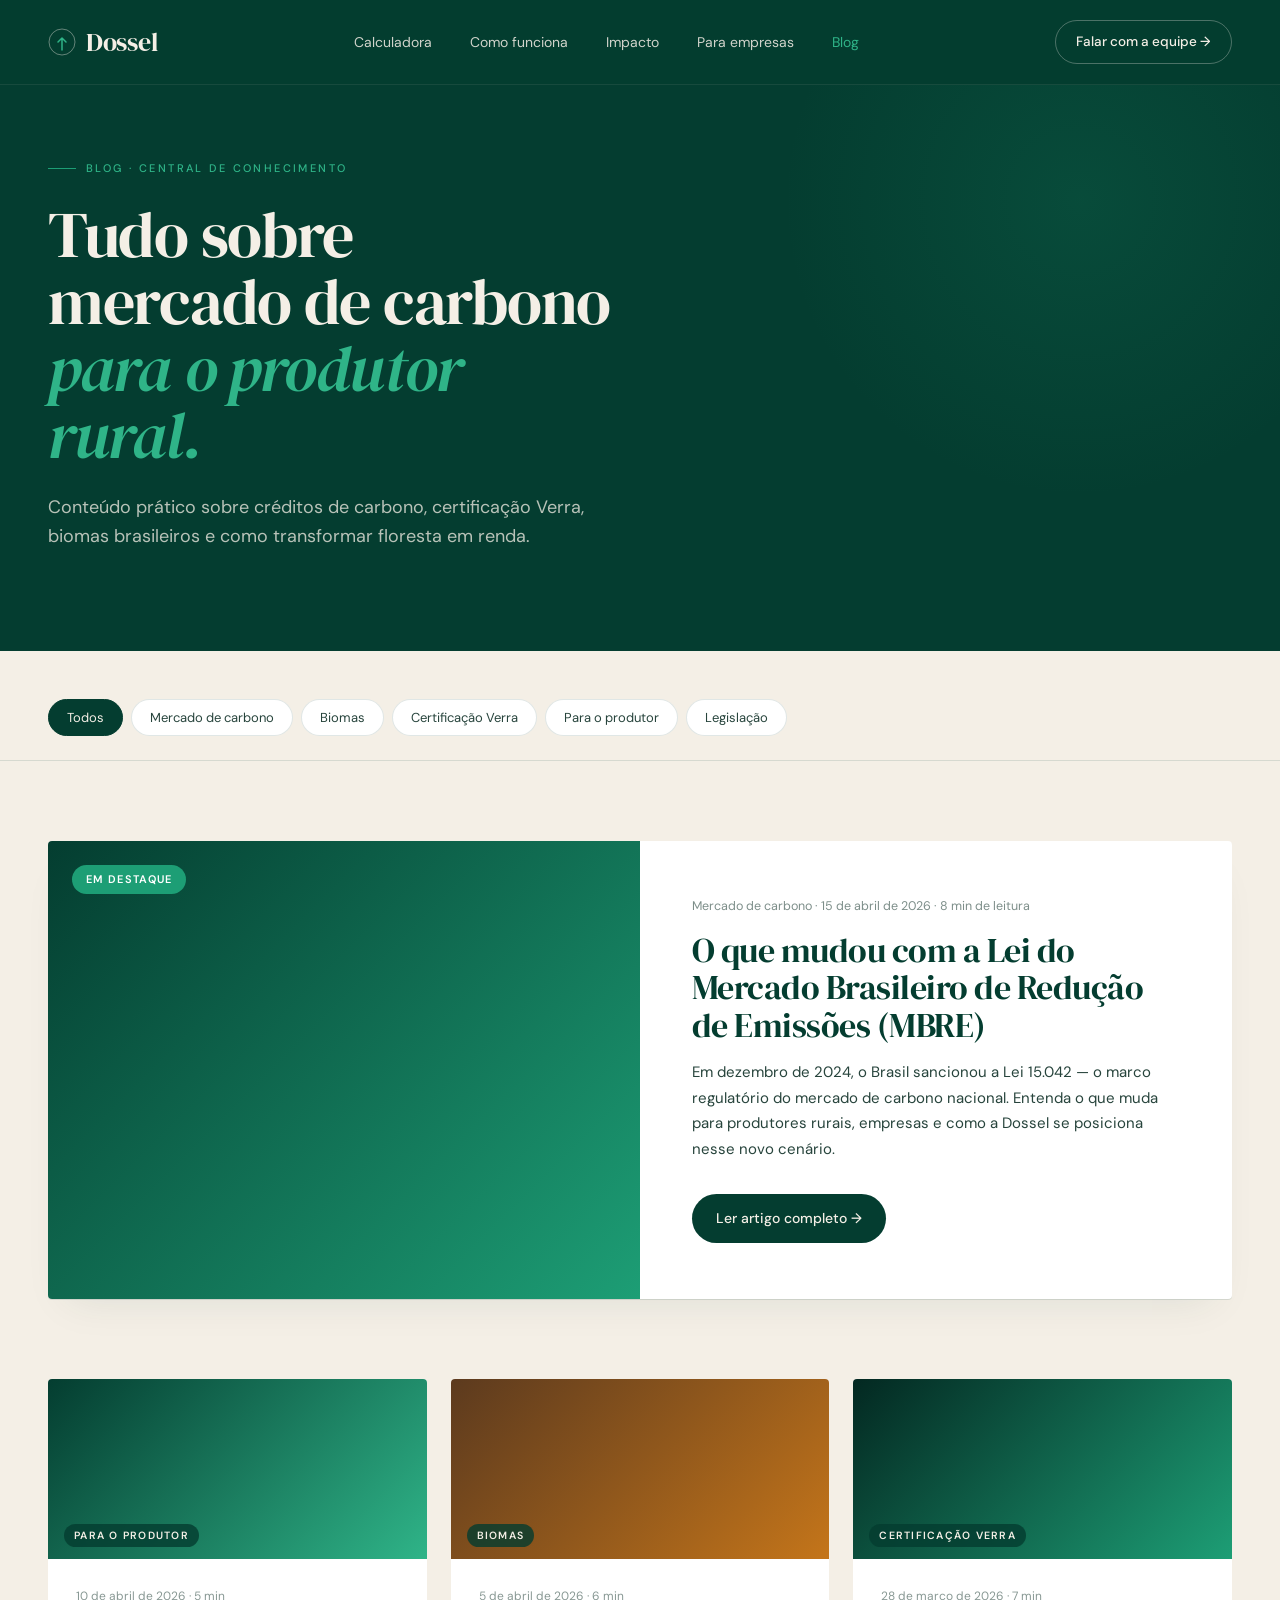
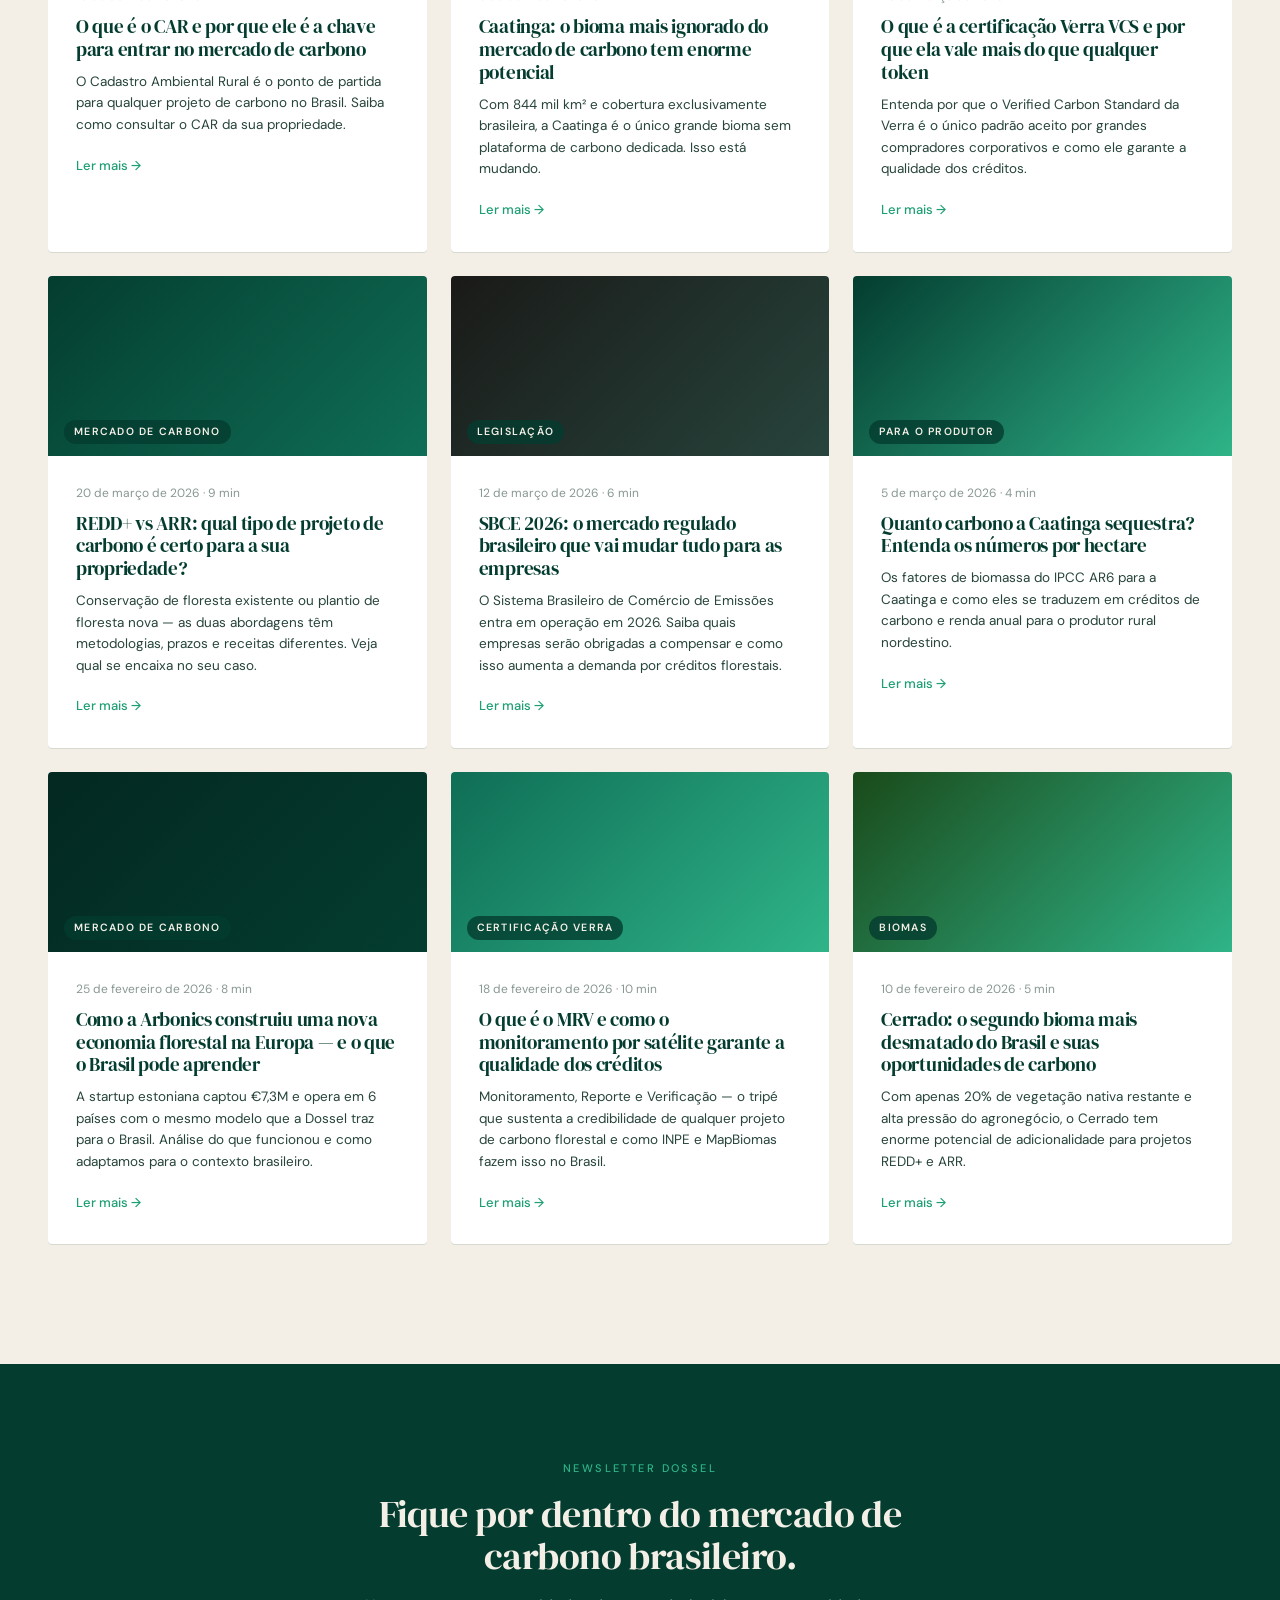
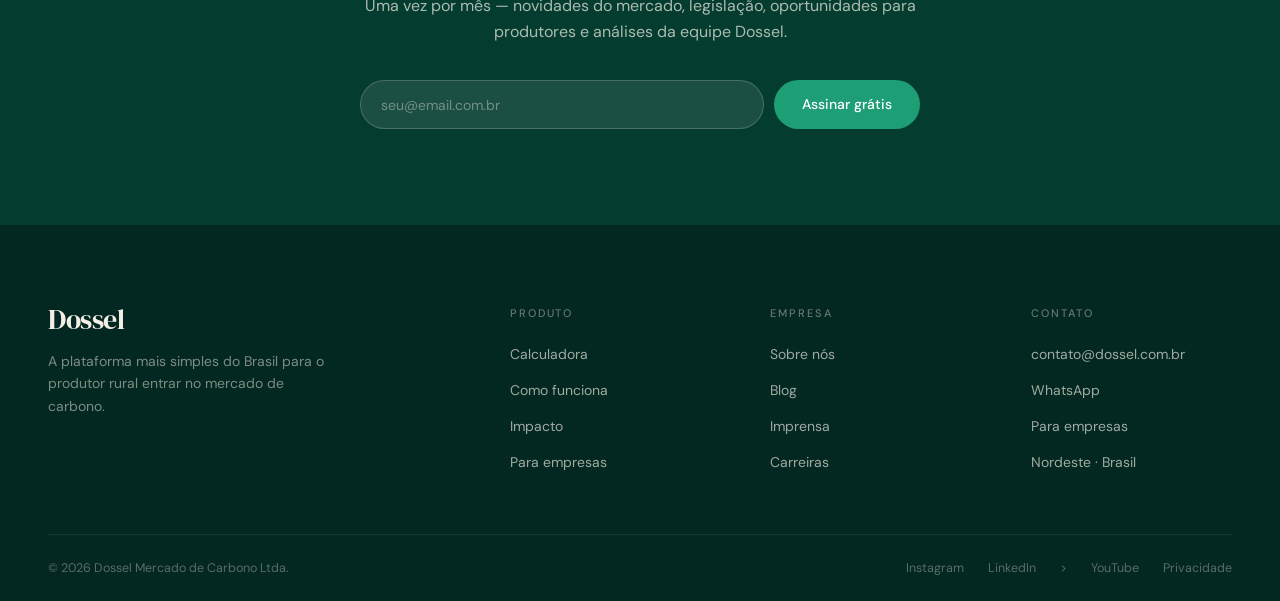
<file: blog.html>
<!doctype html>
<html lang="pt-BR">
  <head>
    <meta charset="utf-8" />
    <link rel="icon" href="favicon.svg" type="image/svg+xml" />
    <link rel="apple-touch-icon" href="favicon.svg" />
    <link rel="stylesheet" href="animations.css" />
    <meta name="viewport" content="width=device-width,initial-scale=1" />
    <title>Blog — Dossel</title>
    <link rel="preconnect" href="https://fonts.googleapis.com" />
    <link rel="preconnect" href="https://fonts.gstatic.com" crossorigin />
    <link
      href="https://fonts.googleapis.com/css2?family=DM+Serif+Display:ital@0;1&family=DM+Sans:ital,wght@0,300;0,400;0,500;0,600;0,700;1,400&display=swap"
      rel="stylesheet"
    />
    <style>
      :root {
        --forest: #043d30;
        --forest-deep: #032821;
        --moss: #1d9e75;
        --moss-soft: #2fb488;
        --paper: #f4efe6;
        --paper-warm: #eae3d4;
        --ink: #0a1f1a;
        --ink-soft: #27443c;
        --hair: rgba(4, 61, 48, 0.12);
      }
      * {
        box-sizing: border-box;
        margin: 0;
        padding: 0;
      }
      html {
        overflow-x: hidden;
        max-width: 100%;
      }
      body {
        background: var(--paper);
        color: var(--ink);
        font-family: "DM Sans", system-ui, sans-serif;
        -webkit-font-smoothing: antialiased;
        font-size: 16px;
        line-height: 1.5;
        overflow-x: hidden;
        max-width: 100%;
        position: relative;
      }
      #page-wrap {
        overflow: hidden;
        width: 100%;
        max-width: 100%;
        position: relative;
      }
      a {
        color: inherit;
        text-decoration: none;
      }
      button {
        font: inherit;
        cursor: pointer;
        border: none;
        background: none;
        color: inherit;
      }
      .serif {
        font-family: "DM Serif Display", Georgia, serif;
        font-weight: 400;
        letter-spacing: -0.015em;
        line-height: 1.02;
      }
      .eyebrow {
        font-size: 11px;
        letter-spacing: 0.22em;
        text-transform: uppercase;
        font-weight: 500;
      }
      .container {
        max-width: 1280px;
        margin: 0 auto;
        padding: 0 48px;
      }
      @media (max-width: 768px) {
        .container {
          padding: 0 24px;
        }
      }

      /* NAV */
      nav.top {
        position: fixed;
        top: 0;
        left: 0;
        right: 0;
        z-index: 100;
        padding: 20px 0;
        background: rgba(4, 61, 48, 0.97);
        backdrop-filter: blur(12px);
        border-bottom: 1px solid rgba(244, 239, 230, 0.08);
      }
      nav.top .row {
        display: flex;
        align-items: center;
        justify-content: space-between;
        color: var(--paper);
      }
      .brand {
        display: flex;
        align-items: center;
        gap: 10px;
        font-family: "DM Serif Display", serif;
        font-size: 26px;
        letter-spacing: -0.01em;
      }
      .nav-links {
        display: flex;
        gap: 38px;
        font-size: 14px;
        color: rgba(244, 239, 230, 0.85);
      }
      .nav-links a:hover {
        color: var(--paper);
      }
      .nav-links a.active {
        color: var(--moss-soft);
      }
      .nav-cta {
        display: inline-flex;
        align-items: center;
        gap: 8px;
        padding: 11px 20px;
        border: 1px solid rgba(244, 239, 230, 0.3);
        border-radius: 999px;
        font-size: 13.5px;
        font-weight: 500;
        transition: all 0.2s;
      }
      .nav-cta:hover {
        background: var(--paper);
        color: var(--forest);
      }
      @media (max-width: 900px) {
        .nav-links {
          display: none;
        }
      }

      /* HERO */
      .page-hero {
        background: var(--forest);
        color: var(--paper);
        padding: 160px 0 100px;
        position: relative;
        overflow: hidden;
        -webkit-transform: translateZ(0);
        transform: translateZ(0);
      }
      .page-hero::before {
        content: "";
        position: absolute;
        top: -100px;
        right: -100px;
        width: 600px;
        height: 600px;
        border-radius: 50%;
        background: radial-gradient(
          circle,
          rgba(29, 158, 117, 0.15) 0%,
          transparent 70%
        );
        pointer-events: none;
      }
      .page-hero .eyebrow {
        color: var(--moss-soft);
        margin-bottom: 24px;
        display: flex;
        align-items: center;
        gap: 10px;
      }
      .page-hero .eyebrow::before {
        content: "";
        width: 28px;
        height: 1px;
        background: var(--moss);
      }
      .page-hero h1 {
        font-family: "DM Serif Display", serif;
        font-size: clamp(40px, 5vw, 72px);
        line-height: 1.05;
        letter-spacing: -0.02em;
        max-width: 18ch;
        margin-bottom: 24px;
      }
      .page-hero h1 em {
        font-style: italic;
        color: var(--moss-soft);
      }
      .page-hero p {
        font-size: 18px;
        color: rgba(244, 239, 230, 0.75);
        max-width: 50ch;
        line-height: 1.6;
      }

      /* FILTROS */
      .filtros {
        padding: 48px 0 0;
        border-bottom: 1px solid var(--hair);
      }
      .filtros-row {
        display: flex;
        gap: 8px;
        flex-wrap: wrap;
        padding-bottom: 24px;
      }
      .filtro {
        padding: 8px 18px;
        border-radius: 999px;
        border: 1px solid var(--hair);
        font-size: 13px;
        color: var(--ink-soft);
        cursor: pointer;
        transition: all 0.2s;
        background: #fff;
      }
      .filtro:hover {
        border-color: var(--moss);
        color: var(--moss);
      }
      .filtro.active {
        background: var(--forest);
        color: var(--paper);
        border-color: var(--forest);
      }

      /* DESTAQUE */
      .destaque {
        padding: 80px 0 0;
      }
      .destaque-card {
        display: grid;
        grid-template-columns: 1fr 1fr;
        gap: 0;
        background: #fff;
        border-radius: 4px;
        overflow: hidden;
        box-shadow:
          0 1px 0 var(--hair),
          0 20px 40px -20px rgba(4, 61, 48, 0.1);
        margin-bottom: 80px;
      }
      @media (max-width: 768px) {
        .destaque-card {
          grid-template-columns: 1fr;
        }
      }
      .destaque-img {
        background: var(--forest);
        min-height: 360px;
        position: relative;
        overflow: hidden;
      }
      .destaque-img img {
        width: 100%;
        height: 100%;
        object-fit: cover;
        opacity: 0.7;
      }
      .destaque-img .badge {
        position: absolute;
        top: 24px;
        left: 24px;
        background: var(--moss);
        color: #fff;
        font-size: 11px;
        font-weight: 600;
        letter-spacing: 0.1em;
        text-transform: uppercase;
        padding: 6px 14px;
        border-radius: 999px;
      }
      .destaque-body {
        padding: 56px 52px;
        display: flex;
        flex-direction: column;
        justify-content: space-between;
      }
      .destaque-body .meta {
        font-size: 12.5px;
        color: var(--ink-soft);
        opacity: 0.6;
        margin-bottom: 16px;
      }
      .destaque-body h2 {
        font-family: "DM Serif Display", serif;
        font-size: clamp(24px, 3vw, 34px);
        line-height: 1.1;
        margin-bottom: 16px;
        color: var(--forest);
      }
      .destaque-body p {
        font-size: 15px;
        color: var(--ink-soft);
        line-height: 1.7;
        margin-bottom: 32px;
      }
      .btn-ler {
        display: inline-flex;
        align-items: center;
        gap: 8px;
        background: var(--forest);
        color: var(--paper);
        padding: 14px 24px;
        border-radius: 999px;
        font-size: 14px;
        font-weight: 500;
        transition: all 0.2s;
        width: fit-content;
      }
      .btn-ler:hover {
        background: var(--forest-deep);
        transform: translateY(-1px);
      }

      /* GRID DE POSTS */
      .posts-section {
        padding: 0 0 120px;
      }
      .posts-grid {
        display: grid;
        grid-template-columns: repeat(3, 1fr);
        gap: 24px;
      }
      @media (max-width: 900px) {
        .posts-grid {
          grid-template-columns: 1fr 1fr;
        }
      }
      @media (max-width: 600px) {
        .posts-grid {
          grid-template-columns: 1fr;
        }
      }
      .post-card {
        background: #fff;
        border-radius: 4px;
        overflow: hidden;
        transition: transform 0.2s;
        box-shadow: 0 1px 0 var(--hair);
      }
      .post-card:hover {
        transform: translateY(-3px);
        box-shadow:
          0 1px 0 var(--hair),
          0 20px 40px -20px rgba(4, 61, 48, 0.12);
      }
      .post-thumb {
        height: 180px;
        background: var(--forest);
        position: relative;
        overflow: hidden;
      }
      .post-thumb img {
        width: 100%;
        height: 100%;
        object-fit: cover;
        opacity: 0.75;
      }
      .post-thumb .cat {
        position: absolute;
        bottom: 12px;
        left: 16px;
        font-size: 10.5px;
        font-weight: 600;
        letter-spacing: 0.12em;
        text-transform: uppercase;
        background: rgba(4, 61, 48, 0.8);
        color: var(--paper);
        padding: 4px 10px;
        border-radius: 999px;
        backdrop-filter: blur(4px);
      }
      .post-body {
        padding: 28px 28px 32px;
      }
      .post-body .meta {
        font-size: 12px;
        color: var(--ink-soft);
        opacity: 0.55;
        margin-bottom: 10px;
      }
      .post-body h3 {
        font-family: "DM Serif Display", serif;
        font-size: 19px;
        line-height: 1.2;
        margin-bottom: 10px;
        color: var(--forest);
      }
      .post-body p {
        font-size: 13.5px;
        color: var(--ink-soft);
        line-height: 1.6;
        margin-bottom: 20px;
      }
      .post-body .ler {
        font-size: 13px;
        color: var(--moss);
        font-weight: 500;
        display: flex;
        align-items: center;
        gap: 6px;
      }
      .post-body .ler:hover {
        color: var(--forest);
      }

      /* NEWSLETTER */
      .newsletter {
        background: var(--forest);
        color: var(--paper);
        padding: 96px 0;
      }
      .newsletter-inner {
        max-width: 560px;
        margin: 0 auto;
        text-align: center;
      }
      .newsletter h2 {
        font-family: "DM Serif Display", serif;
        font-size: clamp(28px, 3vw, 40px);
        margin-bottom: 16px;
        line-height: 1.1;
      }
      .newsletter p {
        font-size: 16px;
        color: rgba(244, 239, 230, 0.7);
        margin-bottom: 36px;
        line-height: 1.6;
      }
      .newsletter-form {
        display: flex;
        gap: 10px;
      }
      @media (max-width: 500px) {
        .newsletter-form {
          flex-direction: column;
        }
      }
      .newsletter-form input {
        flex: 1;
        padding: 14px 20px;
        background: rgba(244, 239, 230, 0.1);
        border: 1px solid rgba(244, 239, 230, 0.2);
        border-radius: 999px;
        font-size: 14px;
        color: var(--paper);
        font-family: "DM Sans", sans-serif;
        outline: none;
        transition: border-color 0.2s;
      }
      .newsletter-form input::placeholder {
        color: rgba(244, 239, 230, 0.4);
      }
      .newsletter-form input:focus {
        border-color: var(--moss);
      }
      .newsletter-form button {
        padding: 14px 28px;
        background: var(--moss);
        color: #fff;
        border: none;
        border-radius: 999px;
        font-size: 14px;
        font-weight: 500;
        cursor: pointer;
        white-space: nowrap;
        transition: all 0.2s;
        font-family: "DM Sans", sans-serif;
      }
      .newsletter-form button:hover {
        background: var(--moss-soft);
      }

      /* FOOTER */
      footer {
        background: var(--forest-deep);
        color: var(--paper);
        padding: 80px 0 0;
      }
      .foot-grid {
        display: grid;
        grid-template-columns: 2fr 1fr 1fr 1fr;
        gap: 60px;
        margin-bottom: 60px;
      }
      @media (max-width: 860px) {
        .foot-grid {
          grid-template-columns: 1fr 1fr;
          gap: 32px;
        }
      }
      .foot-brand {
        font-family: "DM Serif Display", serif;
        font-size: 28px;
        margin-bottom: 16px;
      }
      .foot-tagline {
        font-size: 14px;
        color: rgba(244, 239, 230, 0.5);
        line-height: 1.6;
        max-width: 28ch;
      }
      .foot-col h4 {
        font-size: 11px;
        letter-spacing: 0.18em;
        text-transform: uppercase;
        color: rgba(244, 239, 230, 0.4);
        margin-bottom: 20px;
        font-weight: 500;
      }
      .foot-col ul {
        list-style: none;
        display: flex;
        flex-direction: column;
        gap: 12px;
      }
      .foot-col ul a {
        font-size: 14px;
        color: rgba(244, 239, 230, 0.65);
        transition: color 0.2s;
      }
      .foot-col ul a:hover {
        color: var(--paper);
      }
      .foot-bar {
        border-top: 1px solid rgba(244, 239, 230, 0.08);
        padding: 24px 0;
        display: flex;
        justify-content: space-between;
        align-items: center;
        font-size: 12.5px;
        color: rgba(244, 239, 230, 0.35);
      }
      .socials {
        display: flex;
        gap: 24px;
      }
      .socials a {
        color: rgba(244, 239, 230, 0.35);
        font-size: 12.5px;
        transition: color 0.2s;
      }
      .socials a:hover {
        color: var(--paper);
      }

      /* ─── HAMBURGER MENU ─── */
      .nav-hamburger {
        display: none;
        flex-direction: column;
        gap: 5px;
        cursor: pointer;
        padding: 6px;
        background: none;
        border: none;
      }
      .nav-hamburger span {
        display: block;
        width: 24px;
        height: 2px;
        background: var(--paper);
        border-radius: 2px;
      }
      .nav-close {
        display: none;
      }
      @media (max-width: 900px) {
        .nav-hamburger {
          display: flex;
        }
        .nav-cta {
          display: none;
        }
        .nav-links.open {
          display: flex;
          flex-direction: column;
          position: fixed;
          top: 0;
          left: 0;
          right: 0;
          bottom: 0;
          background: rgba(4, 61, 48, 0.98);
          backdrop-filter: blur(12px);
          z-index: 200;
          align-items: center;
          justify-content: center;
          gap: 32px;
        }
        .nav-links.open a {
          color: var(--paper);
          font-size: 22px;
        }
        .nav-close {
          display: flex;
          position: absolute;
          top: 28px;
          right: 24px;
          font-size: 32px;
          color: var(--paper);
          cursor: pointer;
          background: none;
          border: none;
          line-height: 1;
        }
      }
      /* ─── MOBILE PADDING ─── */
      @media (max-width: 768px) {
        .page-hero {
          padding-bottom: 60px;
        }
        .destaque-body {
          padding: 36px 32px;
        }
      }
      @media (max-width: 480px) {
        .foot-grid {
          grid-template-columns: 1fr !important;
        }
        .foot-bar {
          flex-direction: column;
          align-items: flex-start;
          gap: 12px;
        }
        .filtros-row {
          gap: 6px;
        }
        .filtro {
          font-size: 12px;
          padding: 7px 14px;
        }
      }
    </style>
  </head>
  <body>
    <div id="page-wrap">
    <!-- NAV -->
    <nav class="top">
      <div class="container">
        <div class="row">
          <a href="index.html" class="brand">
            <svg width="28" height="28" viewBox="0 0 28 28" fill="none">
              <circle
                cx="14"
                cy="14"
                r="13"
                stroke="rgba(244,239,230,0.4)"
                stroke-width="1"
              />
              <path
                d="M14 22V10M10 14l4-4 4 4"
                stroke="#2FB488"
                stroke-width="1.5"
                stroke-linecap="round"
                stroke-linejoin="round"
              />
            </svg>
            Dossel
          </a>
          <div class="nav-links" id="nav-links">
            <button
              class="nav-close"
              onclick="fecharMenu()"
              aria-label="Fechar menu"
            >
              ×
            </button>
            <a href="index.html#calculadora">Calculadora</a>
            <a href="como-funciona.html">Como funciona</a>
            <a href="impacto.html">Impacto</a>
            <a href="para-empresas.html">Para empresas</a>
            <a href="blog.html" class="active">Blog</a>
          </div>
          <div style="display: flex; align-items: center; gap: 12px">
            <a href="https://wa.me/5588982261897" class="nav-cta">Falar com a equipe →</a>
            <button
              class="nav-hamburger"
              onclick="abrirMenu()"
              aria-label="Abrir menu"
            >
              <span></span><span></span><span></span>
            </button>
          </div>
        </div>
      </div>
    </nav>

    <!-- HERO -->
    <section class="page-hero">
      <div class="container">
        <div class="eyebrow">Blog · Central de conhecimento</div>
        <h1 class="serif">
          Tudo sobre<br />mercado de carbono<br /><em
            >para o produtor rural.</em
          >
        </h1>
        <p>
          Conteúdo prático sobre créditos de carbono, certificação Verra, biomas
          brasileiros e como transformar floresta em renda.
        </p>
      </div>
    </section>

    <!-- FILTROS -->
    <div class="filtros">
      <div class="container">
        <div class="filtros-row">
          <button class="filtro active" onclick="filtrar(this, 'todos')">
            Todos
          </button>
          <button class="filtro" onclick="filtrar(this, 'mercado')">
            Mercado de carbono
          </button>
          <button class="filtro" onclick="filtrar(this, 'biomas')">
            Biomas
          </button>
          <button class="filtro" onclick="filtrar(this, 'certificacao')">
            Certificação Verra
          </button>
          <button class="filtro" onclick="filtrar(this, 'produtor')">
            Para o produtor
          </button>
          <button class="filtro" onclick="filtrar(this, 'legislacao')">
            Legislação
          </button>
        </div>
      </div>
    </div>

    <!-- POST DESTAQUE -->
    <div class="destaque">
      <div class="container">
        <div class="destaque-card">
          <div
            class="destaque-img"
            style="
              background: linear-gradient(135deg, #043d30 0%, #1d9e75 100%);
            "
          >
            <div class="badge">Em destaque</div>
          </div>
          <div class="destaque-body">
            <div>
              <div class="meta">
                Mercado de carbono · 15 de abril de 2026 · 8 min de leitura
              </div>
              <h2 class="serif">
                O que mudou com a Lei do Mercado Brasileiro de Redução de
                Emissões (MBRE)
              </h2>
              <p>
                Em dezembro de 2024, o Brasil sancionou a Lei 15.042 — o marco
                regulatório do mercado de carbono nacional. Entenda o que muda
                para produtores rurais, empresas e como a Dossel se posiciona
                nesse novo cenário.
              </p>
            </div>
            <a href="#" class="btn-ler">Ler artigo completo →</a>
          </div>
        </div>
      </div>
    </div>

    <!-- GRID DE POSTS -->
    <div class="posts-section">
      <div class="container">
        <div class="posts-grid" id="posts-grid">
          <div class="post-card" data-cat="produtor">
            <div
              class="post-thumb"
              style="background: linear-gradient(135deg, #043d30, #2fb488)"
            >
              <span class="cat">Para o produtor</span>
            </div>
            <div class="post-body">
              <div class="meta">10 de abril de 2026 · 5 min</div>
              <h3 class="serif">
                O que é o CAR e por que ele é a chave para entrar no mercado de
                carbono
              </h3>
              <p>
                O Cadastro Ambiental Rural é o ponto de partida para qualquer
                projeto de carbono no Brasil. Saiba como consultar o CAR da sua
                propriedade.
              </p>
              <a href="#" class="ler">Ler mais →</a>
            </div>
          </div>

          <div class="post-card" data-cat="biomas">
            <div
              class="post-thumb"
              style="background: linear-gradient(135deg, #5c3a1e, #c4751a)"
            >
              <span class="cat">Biomas</span>
            </div>
            <div class="post-body">
              <div class="meta">5 de abril de 2026 · 6 min</div>
              <h3 class="serif">
                Caatinga: o bioma mais ignorado do mercado de carbono tem enorme
                potencial
              </h3>
              <p>
                Com 844 mil km² e cobertura exclusivamente brasileira, a
                Caatinga é o único grande bioma sem plataforma de carbono
                dedicada. Isso está mudando.
              </p>
              <a href="#" class="ler">Ler mais →</a>
            </div>
          </div>

          <div class="post-card" data-cat="certificacao">
            <div
              class="post-thumb"
              style="background: linear-gradient(135deg, #032821, #1d9e75)"
            >
              <span class="cat">Certificação Verra</span>
            </div>
            <div class="post-body">
              <div class="meta">28 de março de 2026 · 7 min</div>
              <h3 class="serif">
                O que é a certificação Verra VCS e por que ela vale mais do que
                qualquer token
              </h3>
              <p>
                Entenda por que o Verified Carbon Standard da Verra é o único
                padrão aceito por grandes compradores corporativos e como ele
                garante a qualidade dos créditos.
              </p>
              <a href="#" class="ler">Ler mais →</a>
            </div>
          </div>

          <div class="post-card" data-cat="mercado">
            <div
              class="post-thumb"
              style="background: linear-gradient(135deg, #043d30, #0f6e56)"
            >
              <span class="cat">Mercado de carbono</span>
            </div>
            <div class="post-body">
              <div class="meta">20 de março de 2026 · 9 min</div>
              <h3 class="serif">
                REDD+ vs ARR: qual tipo de projeto de carbono é certo para a sua
                propriedade?
              </h3>
              <p>
                Conservação de floresta existente ou plantio de floresta nova —
                as duas abordagens têm metodologias, prazos e receitas
                diferentes. Veja qual se encaixa no seu caso.
              </p>
              <a href="#" class="ler">Ler mais →</a>
            </div>
          </div>

          <div class="post-card" data-cat="legislacao">
            <div
              class="post-thumb"
              style="background: linear-gradient(135deg, #1a1a18, #27443c)"
            >
              <span class="cat">Legislação</span>
            </div>
            <div class="post-body">
              <div class="meta">12 de março de 2026 · 6 min</div>
              <h3 class="serif">
                SBCE 2026: o mercado regulado brasileiro que vai mudar tudo para
                as empresas
              </h3>
              <p>
                O Sistema Brasileiro de Comércio de Emissões entra em operação
                em 2026. Saiba quais empresas serão obrigadas a compensar e como
                isso aumenta a demanda por créditos florestais.
              </p>
              <a href="#" class="ler">Ler mais →</a>
            </div>
          </div>

          <div class="post-card" data-cat="produtor">
            <div
              class="post-thumb"
              style="background: linear-gradient(135deg, #043d30, #2fb488)"
            >
              <span class="cat">Para o produtor</span>
            </div>
            <div class="post-body">
              <div class="meta">5 de março de 2026 · 4 min</div>
              <h3 class="serif">
                Quanto carbono a Caatinga sequestra? Entenda os números por
                hectare
              </h3>
              <p>
                Os fatores de biomassa do IPCC AR6 para a Caatinga e como eles
                se traduzem em créditos de carbono e renda anual para o produtor
                rural nordestino.
              </p>
              <a href="#" class="ler">Ler mais →</a>
            </div>
          </div>

          <div class="post-card" data-cat="mercado">
            <div
              class="post-thumb"
              style="background: linear-gradient(135deg, #032821, #043d30)"
            >
              <span class="cat">Mercado de carbono</span>
            </div>
            <div class="post-body">
              <div class="meta">25 de fevereiro de 2026 · 8 min</div>
              <h3 class="serif">
                Como a Arbonics construiu uma nova economia florestal na Europa
                — e o que o Brasil pode aprender
              </h3>
              <p>
                A startup estoniana captou €7,3M e opera em 6 países com o mesmo
                modelo que a Dossel traz para o Brasil. Análise do que funcionou
                e como adaptamos para o contexto brasileiro.
              </p>
              <a href="#" class="ler">Ler mais →</a>
            </div>
          </div>

          <div class="post-card" data-cat="certificacao">
            <div
              class="post-thumb"
              style="background: linear-gradient(135deg, #0f6e56, #2fb488)"
            >
              <span class="cat">Certificação Verra</span>
            </div>
            <div class="post-body">
              <div class="meta">18 de fevereiro de 2026 · 10 min</div>
              <h3 class="serif">
                O que é o MRV e como o monitoramento por satélite garante a
                qualidade dos créditos
              </h3>
              <p>
                Monitoramento, Reporte e Verificação — o tripé que sustenta a
                credibilidade de qualquer projeto de carbono florestal e como
                INPE e MapBiomas fazem isso no Brasil.
              </p>
              <a href="#" class="ler">Ler mais →</a>
            </div>
          </div>

          <div class="post-card" data-cat="biomas">
            <div
              class="post-thumb"
              style="background: linear-gradient(135deg, #1a4a1a, #2fb488)"
            >
              <span class="cat">Biomas</span>
            </div>
            <div class="post-body">
              <div class="meta">10 de fevereiro de 2026 · 5 min</div>
              <h3 class="serif">
                Cerrado: o segundo bioma mais desmatado do Brasil e suas
                oportunidades de carbono
              </h3>
              <p>
                Com apenas 20% de vegetação nativa restante e alta pressão do
                agronegócio, o Cerrado tem enorme potencial de adicionalidade
                para projetos REDD+ e ARR.
              </p>
              <a href="#" class="ler">Ler mais →</a>
            </div>
          </div>
        </div>
      </div>
    </div>

    <!-- NEWSLETTER -->
    <div class="newsletter">
      <div class="container">
        <div class="newsletter-inner">
          <div
            class="eyebrow"
            style="color: var(--moss-soft); margin-bottom: 16px"
          >
            Newsletter Dossel
          </div>
          <h2 class="serif">
            Fique por dentro do mercado de carbono brasileiro.
          </h2>
          <p>
            Uma vez por mês — novidades do mercado, legislação, oportunidades
            para produtores e análises da equipe Dossel.
          </p>
          <div class="newsletter-form">
            <input type="email" id="nl-email" placeholder="seu@email.com.br" />
            <button onclick="assinarNewsletter()">Assinar grátis</button>
          </div>
        </div>
      </div>
    </div>

    <!-- FOOTER -->
    <footer>
      <div class="container">
        <div class="foot-grid">
          <div>
            <div class="foot-brand serif">Dossel</div>
            <div class="foot-tagline">
              A plataforma mais simples do Brasil para o produtor rural entrar
              no mercado de carbono.
            </div>
          </div>
          <div class="foot-col">
            <h4>Produto</h4>
            <ul>
              <li><a href="index.html#calculadora">Calculadora</a></li>
              <li><a href="como-funciona.html">Como funciona</a></li>
              <li><a href="impacto.html">Impacto</a></li>
              <li><a href="para-empresas.html">Para empresas</a></li>
            </ul>
          </div>
          <div class="foot-col">
            <h4>Empresa</h4>
            <ul>
              <li><a href="#">Sobre nós</a></li>
              <li><a href="blog.html">Blog</a></li>
              <li><a href="#">Imprensa</a></li>
              <li><a href="#">Carreiras</a></li>
            </ul>
          </div>
          <div class="foot-col">
            <h4>Contato</h4>
            <ul>
              <li>
                <a href="mailto:contato@dossel.com.br">contato@dossel.com.br</a>
              </li>
              <li><a href="https://wa.me/5588982261897">WhatsApp</a></li>
              <li><a href="para-empresas.html">Para empresas</a></li>
              <li><a href="#">Nordeste · Brasil</a></li>
            </ul>
          </div>
        </div>
        <div class="foot-bar">
          <div>
            © 2026 Dossel Mercado de Carbono Ltda.
          </div>
          <div class="socials">
            <a href="https://www.instagram.com/dossel.co/" target="_blank" rel="noopener">Instagram</a><a href="https://www.linkedin.com/company/dosseltech/" target="_blank" rel="noopener">LinkedIn</a>
            ><a href="#">YouTube</a><a href="#">Privacidade</a>
          </div>
        </div>
      </div>
    </footer>

    <script>
      function filtrar(btn, cat) {
        document
          .querySelectorAll(".filtro")
          .forEach((f) => f.classList.remove("active"));
        btn.classList.add("active");
        document.querySelectorAll(".post-card").forEach((card) => {
          if (cat === "todos" || card.dataset.cat === cat) {
            card.style.display = "block";
          } else {
            card.style.display = "none";
          }
        });
      }

      function assinarNewsletter() {
        const email = document.getElementById("nl-email").value.trim();
        if (!email) return;
        const msg = encodeURIComponent(
          `Olá! Quero assinar a newsletter da Dossel.\n\nE-mail: ${email}`,
        );
        window.open(`https://wa.me/5588982261897?text=${msg}`, "_blank");
      }
    </script>

    <script>
      function abrirMenu() {
        document.getElementById("nav-links").classList.add("open");
        document.body.style.overflow = "hidden";
      }
      function fecharMenu() {
        document.getElementById("nav-links").classList.remove("open");
        document.body.style.overflow = "";
      }
    </script>
    <script src="animations.js"></script>
    </div><!-- /page-wrap -->
  </body>
</html>
</file>
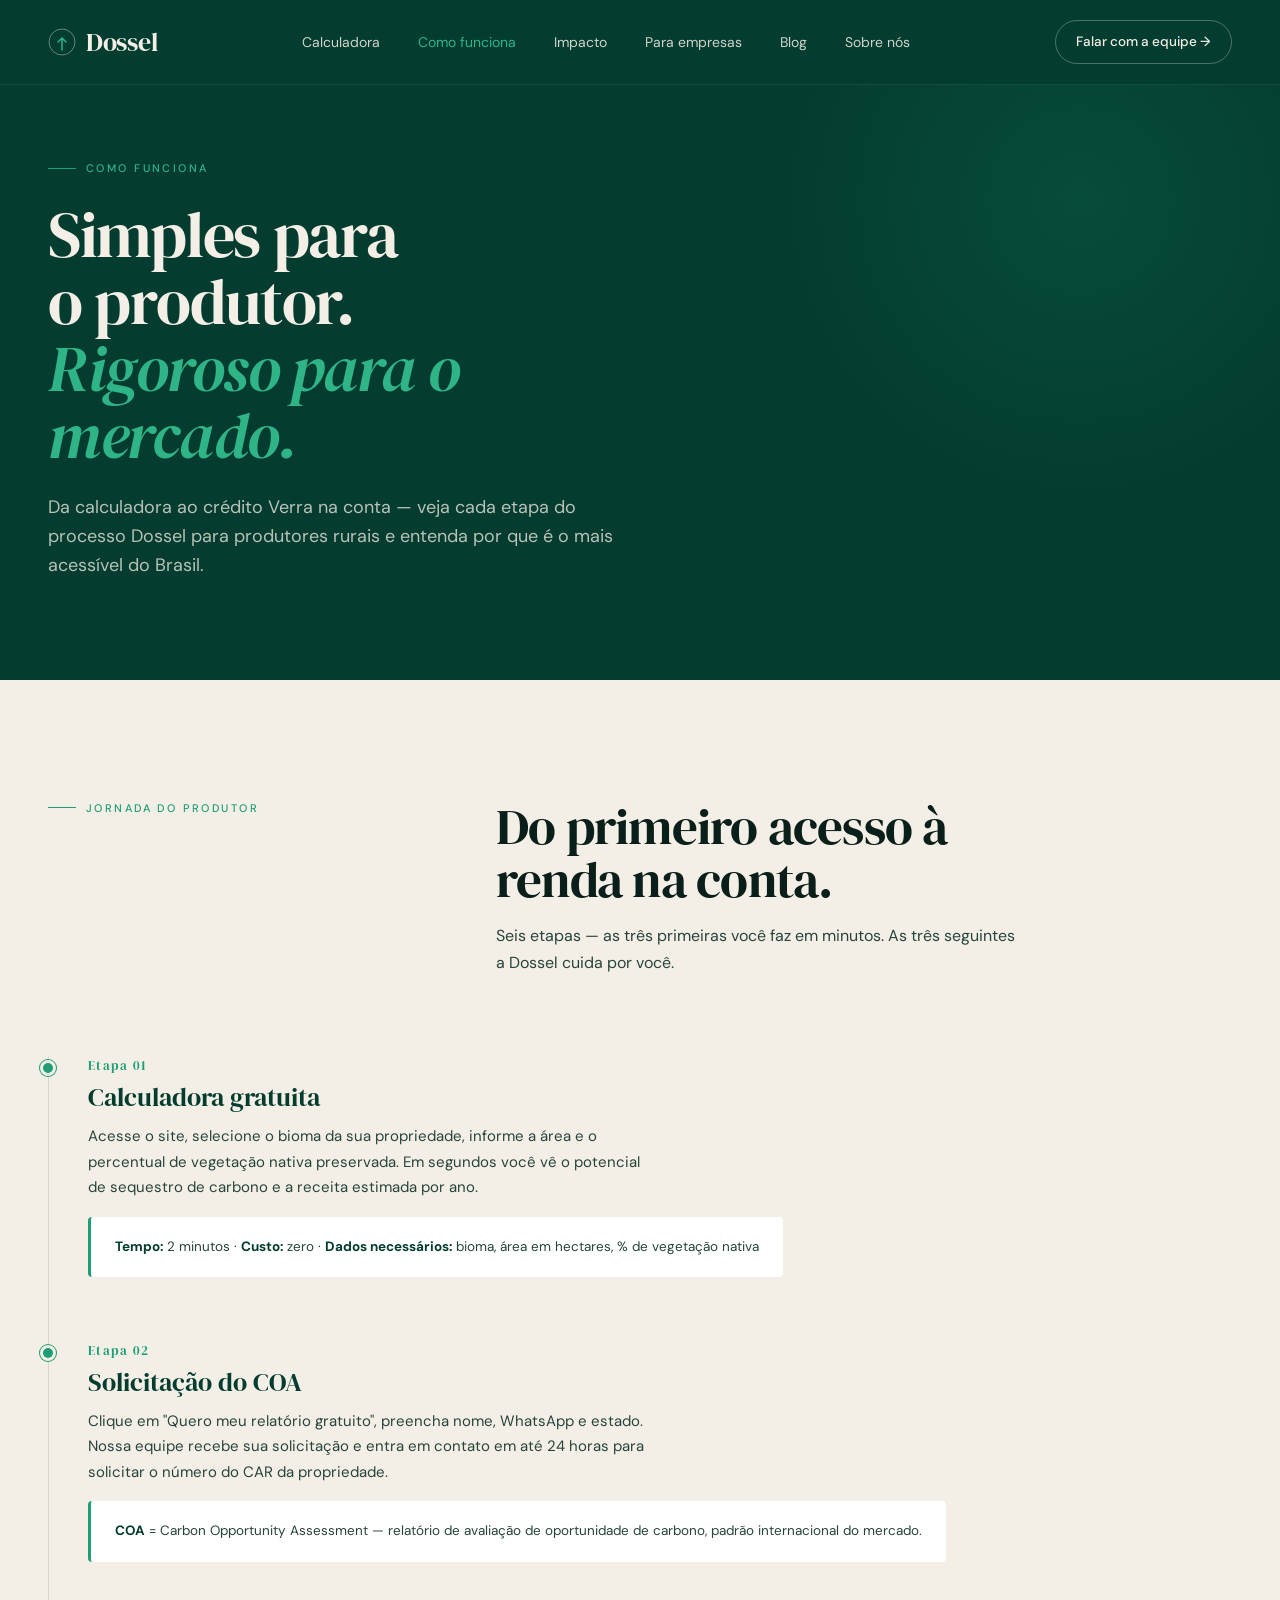
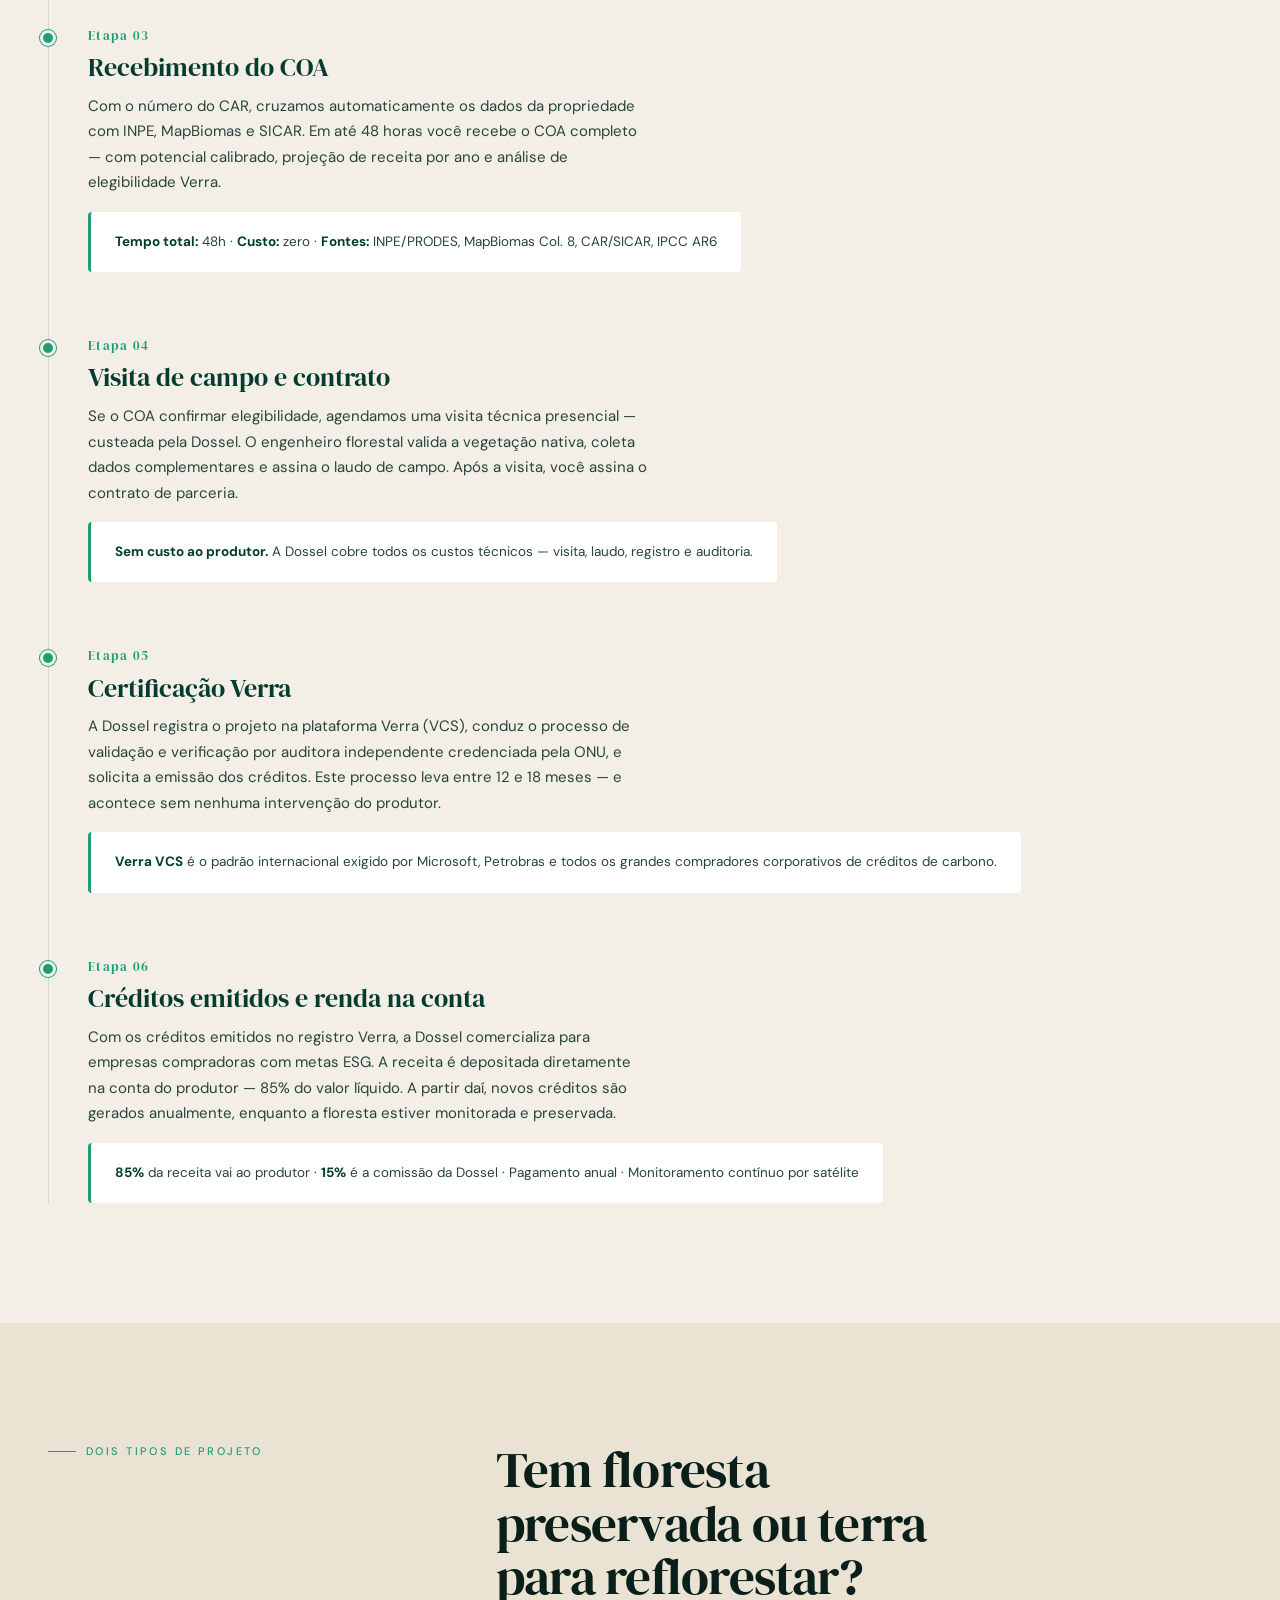
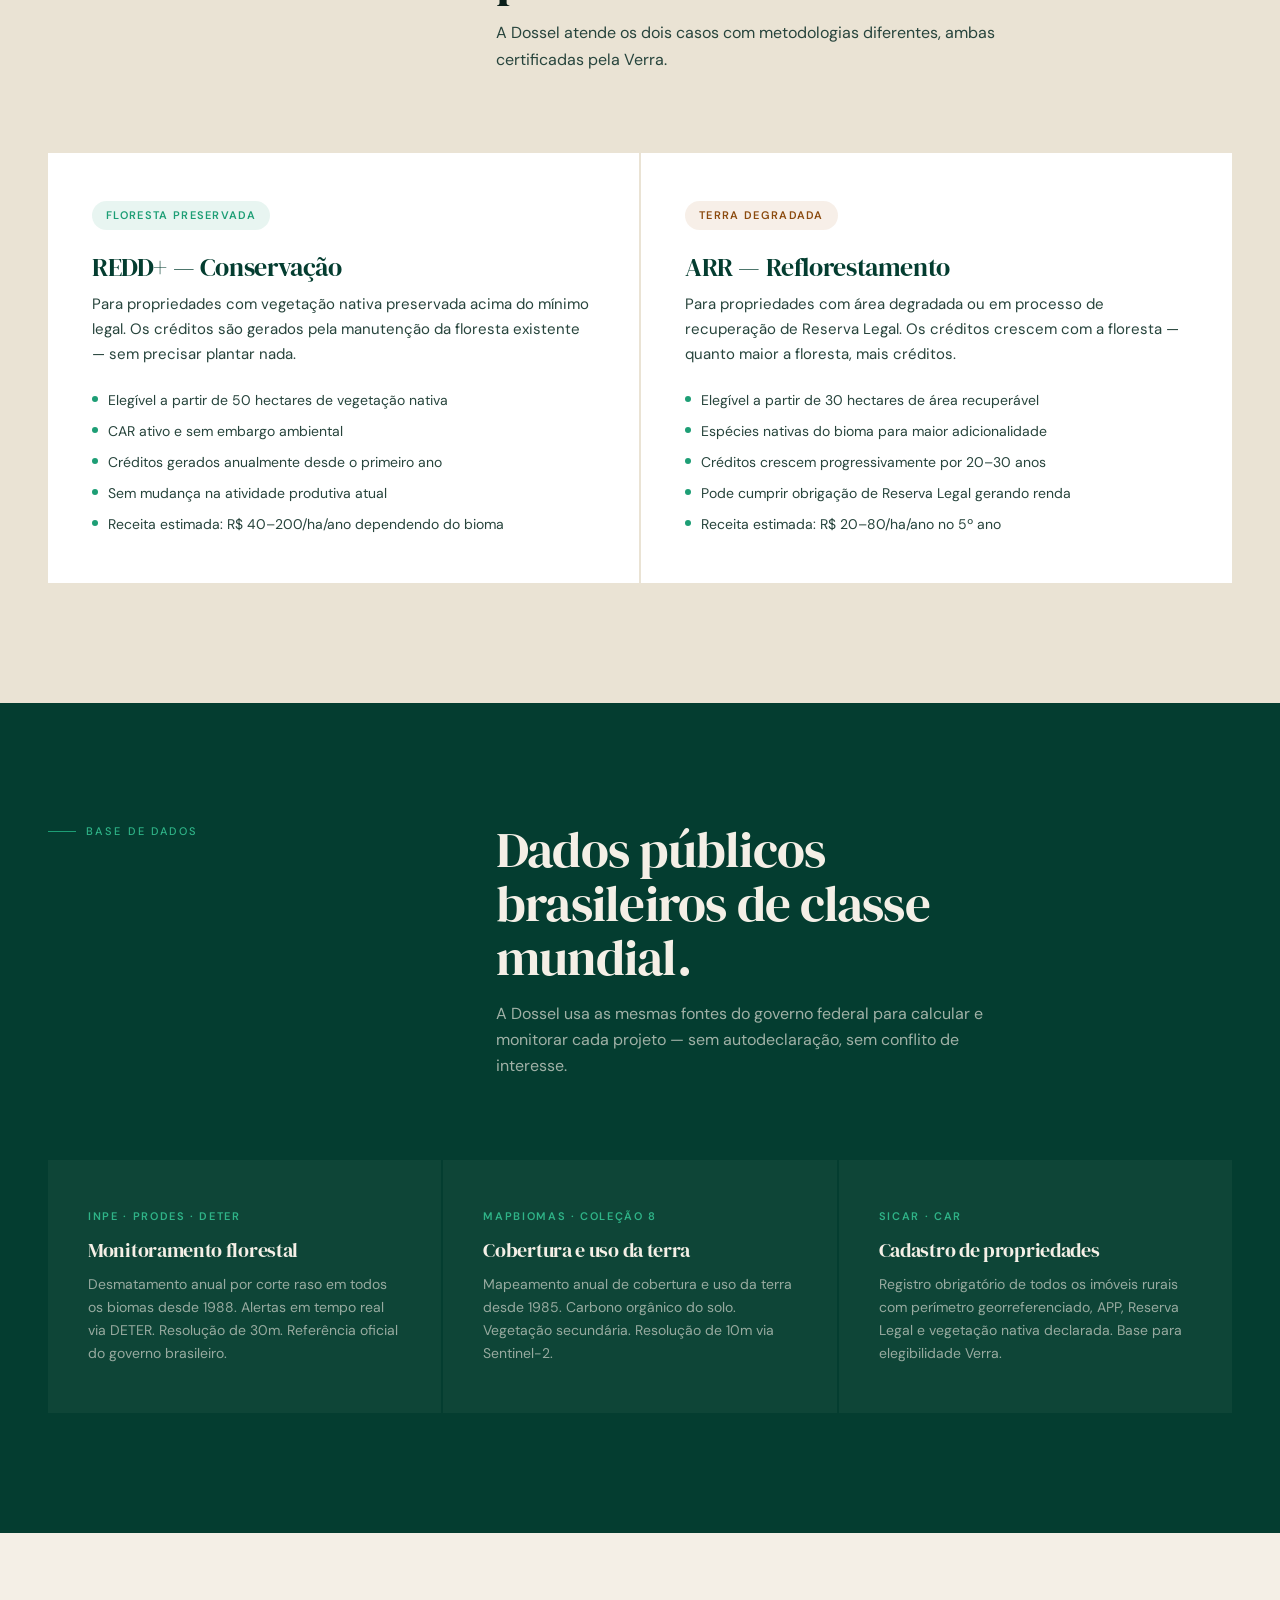
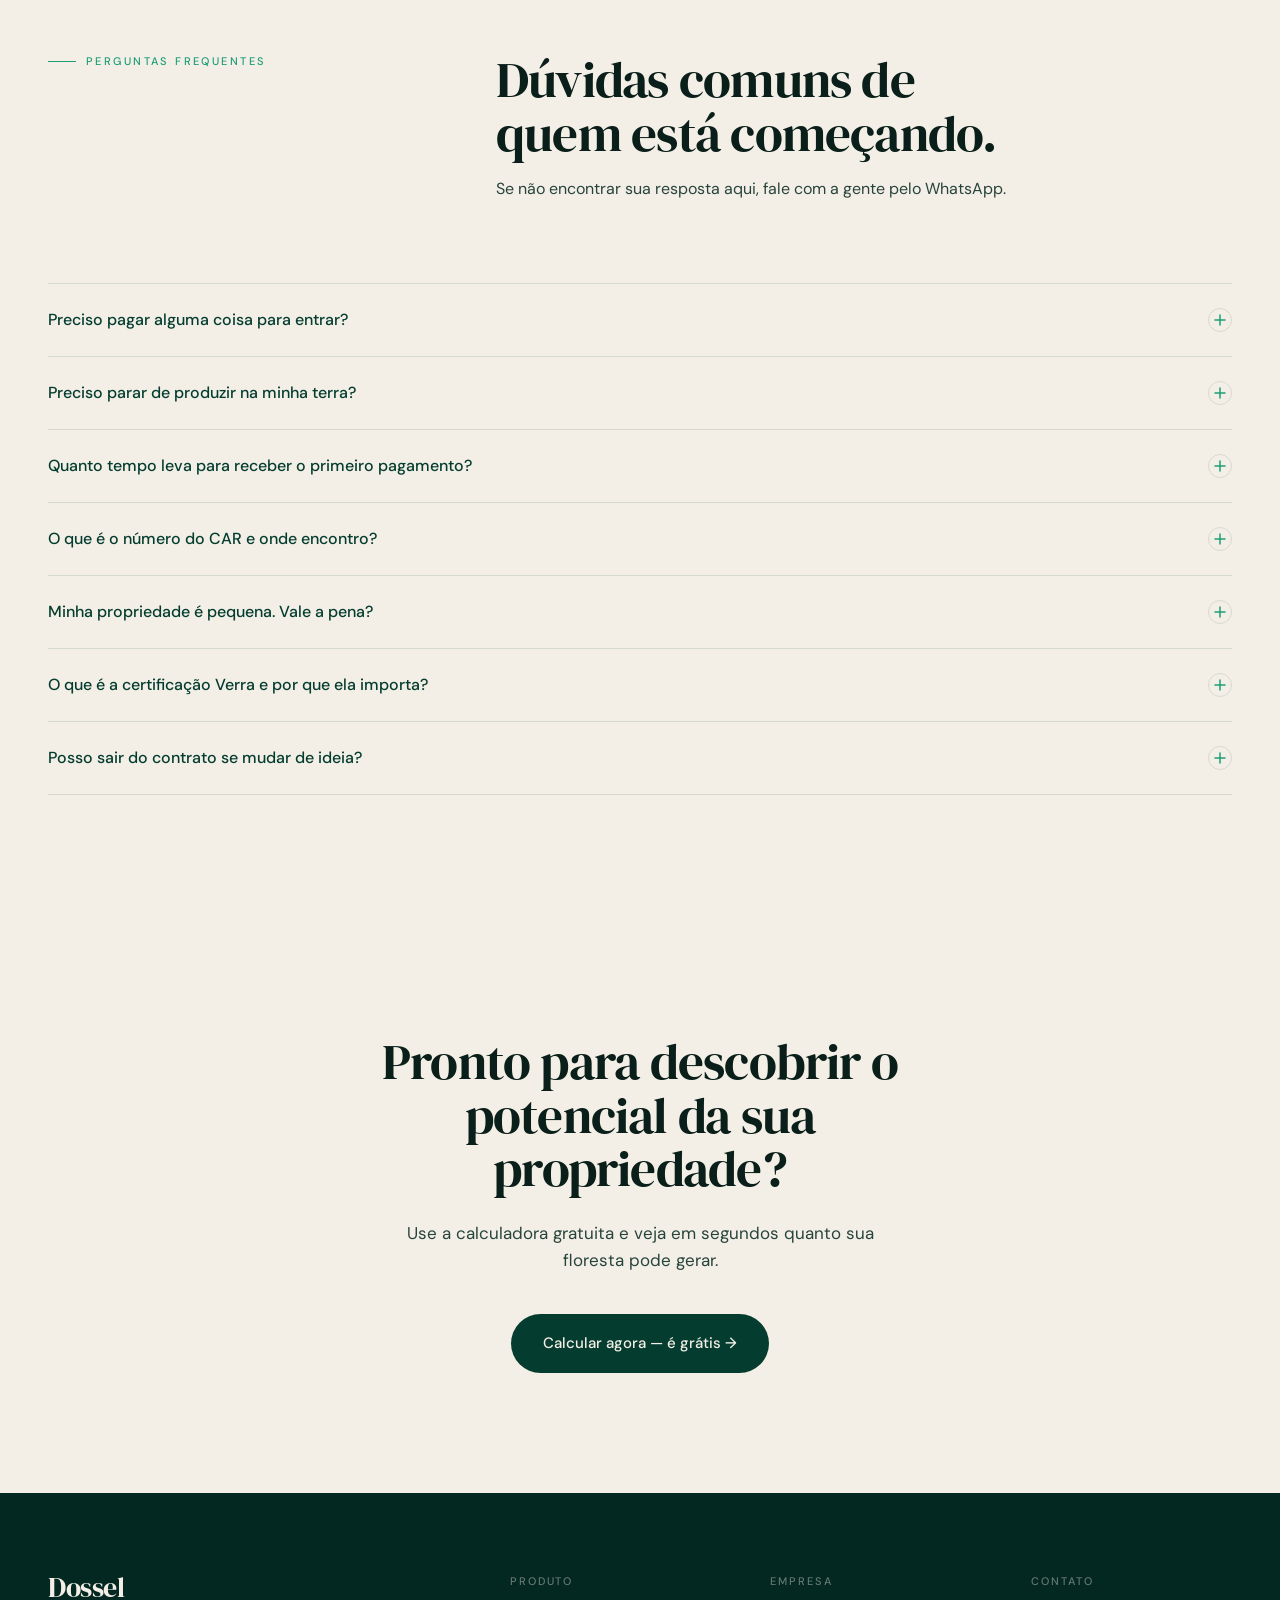
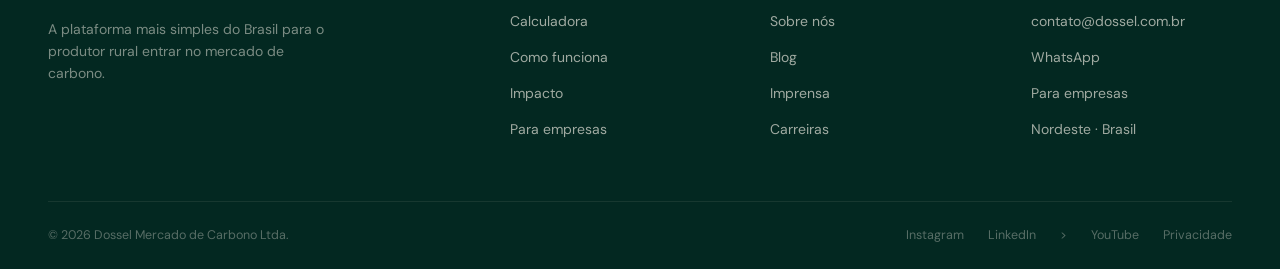
<file: como-funciona.html>
<!doctype html>
<html lang="pt-BR">
  <head>
    <meta charset="utf-8" />
    <link rel="icon" href="favicon.svg" type="image/svg+xml" />
    <link rel="apple-touch-icon" href="favicon.svg" />
    <link rel="stylesheet" href="animations.css" />
    <meta name="viewport" content="width=device-width,initial-scale=1" />
    <title>Como Funciona — Dossel</title>
    <link rel="preconnect" href="https://fonts.googleapis.com" />
    <link rel="preconnect" href="https://fonts.gstatic.com" crossorigin />
    <link
      href="https://fonts.googleapis.com/css2?family=DM+Serif+Display:ital@0;1&family=DM+Sans:ital,wght@0,300;0,400;0,500;0,600;0,700;1,400&display=swap"
      rel="stylesheet"
    />
    <style>
      :root {
        --forest: #043d30;
        --forest-deep: #032821;
        --moss: #1d9e75;
        --moss-soft: #2fb488;
        --paper: #f4efe6;
        --paper-warm: #eae3d4;
        --ink: #0a1f1a;
        --ink-soft: #27443c;
        --hair: rgba(4, 61, 48, 0.12);
      }
      * {
        box-sizing: border-box;
        margin: 0;
        padding: 0;
      }
      html {
        overflow-x: hidden;
        max-width: 100%;
      }
      body {
        background: var(--paper);
        color: var(--ink);
        font-family: "DM Sans", system-ui, sans-serif;
        -webkit-font-smoothing: antialiased;
        font-size: 16px;
        line-height: 1.5;
        overflow-x: hidden;
        max-width: 100%;
        position: relative;
      }
      #page-wrap {
        overflow: hidden;
        width: 100%;
        max-width: 100%;
        position: relative;
      }
      a {
        color: inherit;
        text-decoration: none;
      }
      button {
        font: inherit;
        cursor: pointer;
        border: none;
        background: none;
        color: inherit;
      }
      .serif {
        font-family: "DM Serif Display", Georgia, serif;
        font-weight: 400;
        letter-spacing: -0.015em;
        line-height: 1.02;
      }
      .eyebrow {
        font-size: 11px;
        letter-spacing: 0.22em;
        text-transform: uppercase;
        font-weight: 500;
      }
      .container {
        max-width: 1280px;
        margin: 0 auto;
        padding: 0 48px;
      }
      @media (max-width: 768px) {
        .container {
          padding: 0 24px;
        }
      }

      /* NAV */
      nav.top {
        position: fixed;
        top: 0;
        left: 0;
        right: 0;
        z-index: 100;
        padding: 20px 0;
        background: rgba(4, 61, 48, 0.97);
        backdrop-filter: blur(12px);
        border-bottom: 1px solid rgba(244, 239, 230, 0.08);
      }
      nav.top .row {
        display: flex;
        align-items: center;
        justify-content: space-between;
        color: var(--paper);
      }
      .brand {
        display: flex;
        align-items: center;
        gap: 10px;
        font-family: "DM Serif Display", serif;
        font-size: 26px;
        letter-spacing: -0.01em;
      }
      .nav-links {
        display: flex;
        gap: 38px;
        font-size: 14px;
        color: rgba(244, 239, 230, 0.85);
      }
      .nav-links a:hover {
        color: var(--paper);
      }
      .nav-links a.active {
        color: var(--moss-soft);
      }
      .nav-cta {
        display: inline-flex;
        align-items: center;
        gap: 8px;
        padding: 11px 20px;
        border: 1px solid rgba(244, 239, 230, 0.3);
        border-radius: 999px;
        font-size: 13.5px;
        font-weight: 500;
        transition: all 0.2s;
      }
      .nav-cta:hover {
        background: var(--paper);
        color: var(--forest);
      }
      @media (max-width: 900px) {
        .nav-links {
          display: none;
        }
      }

      /* HERO */
      .page-hero {
        background: var(--forest);
        color: var(--paper);
        padding: 160px 0 100px;
        position: relative;
        overflow: hidden;
        -webkit-transform: translateZ(0);
        transform: translateZ(0);
      }
      .page-hero::before {
        content: "";
        position: absolute;
        top: -100px;
        right: -100px;
        width: 600px;
        height: 600px;
        border-radius: 50%;
        background: radial-gradient(
          circle,
          rgba(29, 158, 117, 0.15) 0%,
          transparent 70%
        );
        pointer-events: none;
      }
      .page-hero .eyebrow {
        color: var(--moss-soft);
        margin-bottom: 24px;
        display: flex;
        align-items: center;
        gap: 10px;
      }
      .page-hero .eyebrow::before {
        content: "";
        width: 28px;
        height: 1px;
        background: var(--moss);
      }
      .page-hero h1 {
        font-family: "DM Serif Display", serif;
        font-size: clamp(40px, 5vw, 72px);
        line-height: 1.05;
        letter-spacing: -0.02em;
        max-width: 18ch;
        margin-bottom: 24px;
      }
      .page-hero h1 em {
        font-style: italic;
        color: var(--moss-soft);
      }
      .page-hero p {
        font-size: 18px;
        color: rgba(244, 239, 230, 0.75);
        max-width: 50ch;
        line-height: 1.6;
      }

      /* SEÇÕES */
      section {
        padding: 120px 0;
      }
      .section-head {
        display: grid;
        grid-template-columns: 1fr 2fr;
        gap: 80px;
        margin-bottom: 80px;
        align-items: start;
      }
      .section-head .eyebrow {
        color: var(--moss);
        display: flex;
        align-items: center;
        gap: 10px;
      }
      .section-head .eyebrow::before {
        content: "";
        width: 28px;
        height: 1px;
        background: var(--moss);
      }
      .section-head h2 {
        font-family: "DM Serif Display", serif;
        font-size: clamp(32px, 4vw, 52px);
        max-width: 20ch;
        line-height: 1.05;
        margin-bottom: 16px;
      }
      .section-head p {
        color: var(--ink-soft);
        font-size: 16px;
        line-height: 1.65;
        max-width: 48ch;
      }
      @media (max-width: 860px) {
        .section-head {
          grid-template-columns: 1fr;
          gap: 24px;
        }
      }

      /* TIMELINE PASSOS */
      .timeline {
        position: relative;
        padding-left: 40px;
      }
      .timeline::before {
        content: "";
        position: absolute;
        left: 0;
        top: 0;
        bottom: 0;
        width: 1px;
        background: var(--hair);
      }
      .tl-item {
        position: relative;
        margin-bottom: 64px;
      }
      .tl-item:last-child {
        margin-bottom: 0;
      }
      .tl-dot {
        position: absolute;
        left: -48px;
        top: 4px;
        width: 16px;
        height: 16px;
        border-radius: 50%;
        background: var(--moss);
        border: 3px solid var(--paper);
        box-shadow: 0 0 0 1px var(--moss);
      }
      .tl-num {
        font-family: "DM Serif Display", serif;
        font-size: 13px;
        color: var(--moss);
        margin-bottom: 8px;
        letter-spacing: 0.1em;
      }
      .tl-title {
        font-family: "DM Serif Display", serif;
        font-size: 26px;
        color: var(--forest);
        margin-bottom: 12px;
        line-height: 1.1;
      }
      .tl-desc {
        font-size: 15px;
        color: var(--ink-soft);
        line-height: 1.7;
        max-width: 56ch;
        margin-bottom: 16px;
      }
      .tl-detail {
        background: #fff;
        border-radius: 4px;
        padding: 20px 24px;
        border-left: 3px solid var(--moss);
        display: inline-block;
      }
      .tl-detail p {
        font-size: 13.5px;
        color: var(--ink-soft);
        line-height: 1.5;
      }
      .tl-detail strong {
        color: var(--forest);
      }

      /* DOIS CAMINHOS */
      .caminhos {
        display: grid;
        grid-template-columns: 1fr 1fr;
        gap: 2px;
        margin-top: 0;
      }
      @media (max-width: 768px) {
        .caminhos {
          grid-template-columns: 1fr;
        }
      }
      .caminho {
        background: #fff;
        padding: 48px 44px;
      }
      .caminho .tag {
        display: inline-block;
        font-size: 11px;
        font-weight: 600;
        letter-spacing: 0.12em;
        text-transform: uppercase;
        padding: 6px 14px;
        border-radius: 999px;
        margin-bottom: 24px;
      }
      .caminho .tag-verde {
        background: rgba(29, 158, 117, 0.1);
        color: var(--moss);
      }
      .caminho .tag-terra {
        background: rgba(180, 100, 30, 0.1);
        color: #8b4a0e;
      }
      .caminho h3 {
        font-family: "DM Serif Display", serif;
        font-size: 26px;
        margin-bottom: 12px;
        color: var(--forest);
      }
      .caminho p {
        font-size: 15px;
        color: var(--ink-soft);
        line-height: 1.65;
        margin-bottom: 24px;
      }
      .caminho ul {
        list-style: none;
        display: flex;
        flex-direction: column;
        gap: 10px;
      }
      .caminho ul li {
        display: flex;
        align-items: flex-start;
        gap: 10px;
        font-size: 14px;
        color: var(--ink-soft);
      }
      .caminho ul li::before {
        content: "";
        width: 6px;
        height: 6px;
        border-radius: 50%;
        background: var(--moss);
        flex-shrink: 0;
        margin-top: 6px;
      }

      /* DADOS */
      .dados-section {
        background: var(--forest);
        color: var(--paper);
        padding: 120px 0;
      }
      .dados-grid {
        display: grid;
        grid-template-columns: repeat(3, 1fr);
        gap: 2px;
        margin-top: 64px;
      }
      @media (max-width: 768px) {
        .dados-grid {
          grid-template-columns: 1fr;
        }
      }
      .dado-box {
        background: rgba(244, 239, 230, 0.04);
        padding: 48px 40px;
      }
      .dado-box .fonte {
        font-size: 11px;
        font-weight: 600;
        letter-spacing: 0.15em;
        text-transform: uppercase;
        color: var(--moss-soft);
        margin-bottom: 16px;
      }
      .dado-box h3 {
        font-family: "DM Serif Display", serif;
        font-size: 20px;
        color: var(--paper);
        margin-bottom: 12px;
      }
      .dado-box p {
        font-size: 14px;
        color: rgba(244, 239, 230, 0.6);
        line-height: 1.65;
      }

      /* FAQ */
      .faq-list {
        display: flex;
        flex-direction: column;
        gap: 0;
        border-top: 1px solid var(--hair);
      }
      .faq-item {
        border-bottom: 1px solid var(--hair);
      }
      .faq-q {
        width: 100%;
        text-align: left;
        padding: 24px 0;
        display: flex;
        justify-content: space-between;
        align-items: center;
        font-size: 16px;
        font-weight: 500;
        color: var(--forest);
        cursor: pointer;
        background: none;
        border: none;
        font-family: "DM Sans", sans-serif;
      }
      .faq-q .icon {
        width: 24px;
        height: 24px;
        border-radius: 50%;
        border: 1px solid var(--hair);
        display: flex;
        align-items: center;
        justify-content: center;
        flex-shrink: 0;
        transition: transform 0.2s;
        color: var(--moss);
      }
      .faq-q.open .icon {
        transform: rotate(45deg);
      }
      .faq-a {
        font-size: 15px;
        color: var(--ink-soft);
        line-height: 1.7;
        max-width: 70ch;
        padding-bottom: 24px;
        display: none;
      }
      .faq-a.open {
        display: block;
      }

      /* CTA */
      .cta-band {
        padding: 120px 0;
        text-align: center;
      }
      .cta-band h2 {
        font-family: "DM Serif Display", serif;
        font-size: clamp(36px, 4vw, 56px);
        max-width: 20ch;
        margin: 0 auto 24px;
        line-height: 1.05;
      }
      .cta-band p {
        font-size: 17px;
        color: var(--ink-soft);
        max-width: 42ch;
        margin: 0 auto 40px;
        line-height: 1.6;
      }
      .btn-primary {
        display: inline-flex;
        align-items: center;
        gap: 10px;
        background: var(--forest);
        color: var(--paper);
        padding: 18px 32px;
        border-radius: 999px;
        font-size: 15px;
        font-weight: 500;
        transition: all 0.2s;
      }
      .btn-primary:hover {
        background: var(--forest-deep);
        transform: translateY(-1px);
      }

      /* FOOTER */
      footer {
        background: var(--forest-deep);
        color: var(--paper);
        padding: 80px 0 0;
      }
      .foot-grid {
        display: grid;
        grid-template-columns: 2fr 1fr 1fr 1fr;
        gap: 60px;
        margin-bottom: 60px;
      }
      @media (max-width: 860px) {
        .foot-grid {
          grid-template-columns: 1fr 1fr;
          gap: 32px;
        }
      }
      .foot-brand {
        font-family: "DM Serif Display", serif;
        font-size: 28px;
        margin-bottom: 16px;
      }
      .foot-tagline {
        font-size: 14px;
        color: rgba(244, 239, 230, 0.5);
        line-height: 1.6;
        max-width: 28ch;
      }
      .foot-col h4 {
        font-size: 11px;
        letter-spacing: 0.18em;
        text-transform: uppercase;
        color: rgba(244, 239, 230, 0.4);
        margin-bottom: 20px;
        font-weight: 500;
      }
      .foot-col ul {
        list-style: none;
        display: flex;
        flex-direction: column;
        gap: 12px;
      }
      .foot-col ul a {
        font-size: 14px;
        color: rgba(244, 239, 230, 0.65);
        transition: color 0.2s;
      }
      .foot-col ul a:hover {
        color: var(--paper);
      }
      .foot-bar {
        border-top: 1px solid rgba(244, 239, 230, 0.08);
        padding: 24px 0;
        display: flex;
        justify-content: space-between;
        align-items: center;
        font-size: 12.5px;
        color: rgba(244, 239, 230, 0.35);
      }
      .socials {
        display: flex;
        gap: 24px;
      }
      .socials a {
        color: rgba(244, 239, 230, 0.35);
        font-size: 12.5px;
        transition: color 0.2s;
      }
      .socials a:hover {
        color: var(--paper);
      }

      /* ─── HAMBURGER MENU ─── */
      .nav-hamburger {
        display: none;
        flex-direction: column;
        gap: 5px;
        cursor: pointer;
        padding: 6px;
        background: none;
        border: none;
      }
      .nav-hamburger span {
        display: block;
        width: 24px;
        height: 2px;
        background: var(--paper);
        border-radius: 2px;
      }
      .nav-close {
        display: none;
      }
      @media (max-width: 900px) {
        .nav-hamburger {
          display: flex;
        }
        .nav-cta {
          display: none;
        }
        .nav-links.open {
          display: flex;
          flex-direction: column;
          position: fixed;
          top: 0;
          left: 0;
          right: 0;
          bottom: 0;
          background: rgba(4, 61, 48, 0.98);
          backdrop-filter: blur(12px);
          z-index: 200;
          align-items: center;
          justify-content: center;
          gap: 32px;
        }
        .nav-links.open a {
          color: var(--paper);
          font-size: 22px;
        }
        .nav-close {
          display: flex;
          position: absolute;
          top: 28px;
          right: 24px;
          font-size: 32px;
          color: var(--paper);
          cursor: pointer;
          background: none;
          border: none;
          line-height: 1;
        }
      }
      /* ─── MOBILE PADDING ─── */
      @media (max-width: 768px) {
        section:not(.page-hero) {
          padding-top: 64px !important;
          padding-bottom: 64px !important;
        }
        .page-hero {
          padding-bottom: 60px;
        }
        .caminho {
          padding: 32px 28px;
        }
        .dado-box {
          padding: 32px 28px;
        }
        .tl-detail {
          display: block;
          width: 100%;
        }
      }
      @media (max-width: 480px) {
        .foot-grid {
          grid-template-columns: 1fr !important;
        }
        .foot-bar {
          flex-direction: column;
          align-items: flex-start;
          gap: 12px;
        }
        .caminhos {
          gap: 2px;
        }
      }

      /* ─── MOBILE RESPONSIVO ─── */
      @media (max-width: 768px) {
        .container {
          padding: 0 20px;
        }
        section {
          padding: 64px 0 !important;
        }
        .section-head {
          grid-template-columns: 1fr !important;
          gap: 20px !important;
          margin-bottom: 40px !important;
        }
        .page-hero {
          padding: 100px 0 60px !important;
        }
        .page-hero h1 {
          font-size: clamp(32px, 8vw, 52px) !important;
        }
        .page-hero p {
          font-size: 15px !important;
        }
        .biomes-grid {
          grid-template-columns: 1fr 1fr !important;
        }
        .ods-grid {
          grid-template-columns: 1fr !important;
        }
        .mec-grid {
          grid-template-columns: 1fr !important;
        }
        .cta-band {
          padding: 64px 0 !important;
        }
        .cta-band h2 {
          font-size: clamp(28px, 7vw, 40px) !important;
        }
        .stats-grid {
          grid-template-columns: 1fr 1fr !important;
        }
        .setores-grid {
          grid-template-columns: 1fr 1fr !important;
        }
        .steps-grid {
          grid-template-columns: 1fr 1fr !important;
        }
        .vantagens-grid {
          grid-template-columns: 1fr !important;
        }
        .comp-table {
          font-size: 11px !important;
        }
        .comp-table th,
        .comp-table td {
          padding: 10px 8px !important;
        }
        .contact-grid {
          grid-template-columns: 1fr !important;
          gap: 32px !important;
        }
        .contact-form {
          padding: 28px 20px !important;
        }
        .foot-grid {
          grid-template-columns: 1fr 1fr !important;
          gap: 28px !important;
        }
        .foot-bar {
          flex-direction: column;
          gap: 12px !important;
        }
        .origem-grid {
          grid-template-columns: 1fr !important;
          gap: 32px !important;
        }
        .fundador-inner {
          grid-template-columns: 1fr !important;
          gap: 32px !important;
        }
        .juntar-inner {
          grid-template-columns: 1fr !important;
          gap: 32px !important;
        }
        .valores-grid {
          grid-template-columns: 1fr !important;
        }
        .faq-q {
          font-size: 14px !important;
        }
        .timeline {
          padding-left: 24px !important;
        }
        .caminhos {
          grid-template-columns: 1fr !important;
        }
        .dados-grid {
          grid-template-columns: 1fr !important;
        }
        .newsletter-form {
          flex-direction: column !important;
        }
        .posts-grid {
          grid-template-columns: 1fr !important;
        }
        .araripe-stats {
          grid-template-columns: 1fr 1fr !important;
        }
        .vagas {
          gap: 8px !important;
        }
        .destaque-card {
          grid-template-columns: 1fr !important;
        }
        .hero-inner {
          grid-template-columns: 1fr !important;
          gap: 32px !important;
        }
      }
      @media (max-width: 480px) {
        .container {
          padding: 0 16px;
        }
        .page-hero h1 {
          font-size: clamp(28px, 9vw, 40px) !important;
        }
        .foot-grid {
          grid-template-columns: 1fr !important;
        }
        .biomes-grid {
          grid-template-columns: 1fr !important;
        }
        .setores-grid {
          grid-template-columns: 1fr !important;
        }
        .steps-grid {
          grid-template-columns: 1fr !important;
        }
        .stats-grid {
          grid-template-columns: 1fr !important;
        }
      }
    </style>
  </head>
  <body>
    <div id="page-wrap">
    <!-- NAV -->
    <nav class="top">
      <div class="container">
        <div class="row">
          <a href="index.html" class="brand">
            <svg width="28" height="28" viewBox="0 0 28 28" fill="none">
              <circle
                cx="14"
                cy="14"
                r="13"
                stroke="rgba(244,239,230,0.4)"
                stroke-width="1"
              />
              <path
                d="M14 22V10M10 14l4-4 4 4"
                stroke="#2FB488"
                stroke-width="1.5"
                stroke-linecap="round"
                stroke-linejoin="round"
              />
            </svg>
            Dossel
          </a>
          <div class="nav-links" id="nav-links">
            <button
              class="nav-close"
              onclick="fecharMenu()"
              aria-label="Fechar menu"
            >
              ×
            </button>
            <a href="index.html#calculadora">Calculadora</a>
            <a href="como-funciona.html" class="active">Como funciona</a>
            <a href="impacto.html">Impacto</a>
            <a href="para-empresas.html">Para empresas</a>
            <a href="blog.html">Blog</a>
            <a href="sobre-nos.html">Sobre nós</a>
          </div>
          <div style="display: flex; align-items: center; gap: 12px">
            <a href="https://wa.me/5588982261897" class="nav-cta">Falar com a equipe →</a>
            <button
              class="nav-hamburger"
              onclick="abrirMenu()"
              aria-label="Abrir menu"
            >
              <span></span><span></span><span></span>
            </button>
          </div>
        </div>
      </div>
    </nav>

    <!-- HERO -->
    <section class="page-hero">
      <div class="container">
        <div class="eyebrow">Como funciona</div>
        <h1 class="serif">
          Simples para<br />o produtor.<br /><em>Rigoroso para o mercado.</em>
        </h1>
        <p>
          Da calculadora ao crédito Verra na conta — veja cada etapa do processo
          Dossel para produtores rurais e entenda por que é o mais acessível do
          Brasil.
        </p>
      </div>
    </section>

    <!-- JORNADA DO PRODUTOR -->
    <section style="background: var(--paper)">
      <div class="container">
        <div class="section-head">
          <div class="eyebrow">Jornada do produtor</div>
          <div>
            <h2 class="serif">Do primeiro acesso à renda na conta.</h2>
            <p>
              Seis etapas — as três primeiras você faz em minutos. As três
              seguintes a Dossel cuida por você.
            </p>
          </div>
        </div>
        <div class="timeline">
          <div class="tl-item">
            <div class="tl-dot"></div>
            <div class="tl-num">Etapa 01</div>
            <div class="tl-title">Calculadora gratuita</div>
            <p class="tl-desc">
              Acesse o site, selecione o bioma da sua propriedade, informe a
              área e o percentual de vegetação nativa preservada. Em segundos
              você vê o potencial de sequestro de carbono e a receita estimada
              por ano.
            </p>
            <div class="tl-detail">
              <p>
                <strong>Tempo:</strong> 2 minutos · <strong>Custo:</strong> zero
                · <strong>Dados necessários:</strong> bioma, área em hectares, %
                de vegetação nativa
              </p>
            </div>
          </div>

          <div class="tl-item">
            <div class="tl-dot"></div>
            <div class="tl-num">Etapa 02</div>
            <div class="tl-title">Solicitação do COA</div>
            <p class="tl-desc">
              Clique em "Quero meu relatório gratuito", preencha nome, WhatsApp
              e estado. Nossa equipe recebe sua solicitação e entra em contato
              em até 24 horas para solicitar o número do CAR da propriedade.
            </p>
            <div class="tl-detail">
              <p>
                <strong>COA</strong> = Carbon Opportunity Assessment — relatório
                de avaliação de oportunidade de carbono, padrão internacional do
                mercado.
              </p>
            </div>
          </div>

          <div class="tl-item">
            <div class="tl-dot"></div>
            <div class="tl-num">Etapa 03</div>
            <div class="tl-title">Recebimento do COA</div>
            <p class="tl-desc">
              Com o número do CAR, cruzamos automaticamente os dados da
              propriedade com INPE, MapBiomas e SICAR. Em até 48 horas você
              recebe o COA completo — com potencial calibrado, projeção de
              receita por ano e análise de elegibilidade Verra.
            </p>
            <div class="tl-detail">
              <p>
                <strong>Tempo total:</strong> 48h · <strong>Custo:</strong> zero
                · <strong>Fontes:</strong> INPE/PRODES, MapBiomas Col. 8,
                CAR/SICAR, IPCC AR6
              </p>
            </div>
          </div>

          <div class="tl-item">
            <div class="tl-dot"></div>
            <div class="tl-num">Etapa 04</div>
            <div class="tl-title">Visita de campo e contrato</div>
            <p class="tl-desc">
              Se o COA confirmar elegibilidade, agendamos uma visita técnica
              presencial — custeada pela Dossel. O engenheiro florestal valida a
              vegetação nativa, coleta dados complementares e assina o laudo de
              campo. Após a visita, você assina o contrato de parceria.
            </p>
            <div class="tl-detail">
              <p>
                <strong>Sem custo ao produtor.</strong> A Dossel cobre todos os
                custos técnicos — visita, laudo, registro e auditoria.
              </p>
            </div>
          </div>

          <div class="tl-item">
            <div class="tl-dot"></div>
            <div class="tl-num">Etapa 05</div>
            <div class="tl-title">Certificação Verra</div>
            <p class="tl-desc">
              A Dossel registra o projeto na plataforma Verra (VCS), conduz o
              processo de validação e verificação por auditora independente
              credenciada pela ONU, e solicita a emissão dos créditos. Este
              processo leva entre 12 e 18 meses — e acontece sem nenhuma
              intervenção do produtor.
            </p>
            <div class="tl-detail">
              <p>
                <strong>Verra VCS</strong> é o padrão internacional exigido por
                Microsoft, Petrobras e todos os grandes compradores corporativos
                de créditos de carbono.
              </p>
            </div>
          </div>

          <div class="tl-item">
            <div class="tl-dot"></div>
            <div class="tl-num">Etapa 06</div>
            <div class="tl-title">Créditos emitidos e renda na conta</div>
            <p class="tl-desc">
              Com os créditos emitidos no registro Verra, a Dossel comercializa
              para empresas compradoras com metas ESG. A receita é depositada
              diretamente na conta do produtor — 85% do valor líquido. A partir
              daí, novos créditos são gerados anualmente, enquanto a floresta
              estiver monitorada e preservada.
            </p>
            <div class="tl-detail">
              <p>
                <strong>85%</strong> da receita vai ao produtor ·
                <strong>15%</strong> é a comissão da Dossel · Pagamento anual ·
                Monitoramento contínuo por satélite
              </p>
            </div>
          </div>
        </div>
      </div>
    </section>

    <!-- DOIS CAMINHOS -->
    <section style="background: var(--paper-warm)">
      <div class="container">
        <div class="section-head">
          <div class="eyebrow">Dois tipos de projeto</div>
          <div>
            <h2 class="serif">
              Tem floresta preservada ou terra para reflorestar?
            </h2>
            <p>
              A Dossel atende os dois casos com metodologias diferentes, ambas
              certificadas pela Verra.
            </p>
          </div>
        </div>
        <div class="caminhos">
          <div class="caminho">
            <span class="tag tag-verde">Floresta preservada</span>
            <h3 class="serif">REDD+ — Conservação</h3>
            <p>
              Para propriedades com vegetação nativa preservada acima do mínimo
              legal. Os créditos são gerados pela manutenção da floresta
              existente — sem precisar plantar nada.
            </p>
            <ul>
              <li>Elegível a partir de 50 hectares de vegetação nativa</li>
              <li>CAR ativo e sem embargo ambiental</li>
              <li>Créditos gerados anualmente desde o primeiro ano</li>
              <li>Sem mudança na atividade produtiva atual</li>
              <li>Receita estimada: R$ 40–200/ha/ano dependendo do bioma</li>
            </ul>
          </div>
          <div class="caminho">
            <span class="tag tag-terra">Terra degradada</span>
            <h3 class="serif">ARR — Reflorestamento</h3>
            <p>
              Para propriedades com área degradada ou em processo de recuperação
              de Reserva Legal. Os créditos crescem com a floresta — quanto
              maior a floresta, mais créditos.
            </p>
            <ul>
              <li>Elegível a partir de 30 hectares de área recuperável</li>
              <li>Espécies nativas do bioma para maior adicionalidade</li>
              <li>Créditos crescem progressivamente por 20–30 anos</li>
              <li>Pode cumprir obrigação de Reserva Legal gerando renda</li>
              <li>Receita estimada: R$ 20–80/ha/ano no 5º ano</li>
            </ul>
          </div>
        </div>
      </div>
    </section>

    <!-- DADOS E TECNOLOGIA -->
    <section class="dados-section">
      <div class="container">
        <div class="section-head" style="color: var(--paper)">
          <div class="eyebrow" style="color: var(--moss-soft)">
            Base de dados
          </div>
          <div>
            <h2 class="serif" style="color: var(--paper)">
              Dados públicos brasileiros de classe mundial.
            </h2>
            <p style="color: rgba(244, 239, 230, 0.65)">
              A Dossel usa as mesmas fontes do governo federal para calcular e
              monitorar cada projeto — sem autodeclaração, sem conflito de
              interesse.
            </p>
          </div>
        </div>
        <div class="dados-grid">
          <div class="dado-box">
            <div class="fonte">INPE · PRODES · DETER</div>
            <h3 class="serif">Monitoramento florestal</h3>
            <p>
              Desmatamento anual por corte raso em todos os biomas desde 1988.
              Alertas em tempo real via DETER. Resolução de 30m. Referência
              oficial do governo brasileiro.
            </p>
          </div>
          <div class="dado-box">
            <div class="fonte">MapBiomas · Coleção 8</div>
            <h3 class="serif">Cobertura e uso da terra</h3>
            <p>
              Mapeamento anual de cobertura e uso da terra desde 1985. Carbono
              orgânico do solo. Vegetação secundária. Resolução de 10m via
              Sentinel-2.
            </p>
          </div>
          <div class="dado-box">
            <div class="fonte">SICAR · CAR</div>
            <h3 class="serif">Cadastro de propriedades</h3>
            <p>
              Registro obrigatório de todos os imóveis rurais com perímetro
              georreferenciado, APP, Reserva Legal e vegetação nativa declarada.
              Base para elegibilidade Verra.
            </p>
          </div>
        </div>
      </div>
    </section>

    <!-- FAQ -->
    <section style="background: var(--paper)">
      <div class="container">
        <div class="section-head">
          <div class="eyebrow">Perguntas frequentes</div>
          <div>
            <h2 class="serif">Dúvidas comuns de quem está começando.</h2>
            <p>
              Se não encontrar sua resposta aqui, fale com a gente pelo
              WhatsApp.
            </p>
          </div>
        </div>
        <div class="faq-list">
          <div class="faq-item">
            <button class="faq-q" onclick="toggleFaq(this)">
              Preciso pagar alguma coisa para entrar?
              <span class="icon"
                ><svg width="12" height="12" viewBox="0 0 12 12" fill="none">
                  <path
                    d="M6 1v10M1 6h10"
                    stroke="currentColor"
                    stroke-width="1.5"
                    stroke-linecap="round"
                  /></svg
              ></span>
            </button>
            <div class="faq-a">
              Não. O processo é 100% gratuito para o produtor rural. A Dossel
              cobre todos os custos de diagnóstico, visita técnica, certificação
              Verra e auditoria. Nossa remuneração vem de 15% dos créditos
              emitidos — ou seja, só ganhamos quando você ganha.
            </div>
          </div>
          <div class="faq-item">
            <button class="faq-q" onclick="toggleFaq(this)">
              Preciso parar de produzir na minha terra?
              <span class="icon"
                ><svg width="12" height="12" viewBox="0 0 12 12" fill="none">
                  <path
                    d="M6 1v10M1 6h10"
                    stroke="currentColor"
                    stroke-width="1.5"
                    stroke-linecap="round"
                  /></svg
              ></span>
            </button>
            <div class="faq-a">
              Não. O projeto de carbono é feito apenas nas áreas de vegetação
              nativa — APP, Reserva Legal e outras matas. A área produtiva da
              sua propriedade continua funcionando normalmente. Você gera renda
              extra sem mudar nada no que já faz.
            </div>
          </div>
          <div class="faq-item">
            <button class="faq-q" onclick="toggleFaq(this)">
              Quanto tempo leva para receber o primeiro pagamento?
              <span class="icon"
                ><svg width="12" height="12" viewBox="0 0 12 12" fill="none">
                  <path
                    d="M6 1v10M1 6h10"
                    stroke="currentColor"
                    stroke-width="1.5"
                    stroke-linecap="round"
                  /></svg
              ></span>
            </button>
            <div class="faq-a">
              O processo de certificação Verra leva entre 12 e 18 meses. Esse
              prazo é padrão do mercado de carbono e vale para todas as
              plataformas. Após a emissão dos primeiros créditos, o pagamento é
              feito anualmente com base nos créditos vendidos naquele período.
            </div>
          </div>
          <div class="faq-item">
            <button class="faq-q" onclick="toggleFaq(this)">
              O que é o número do CAR e onde encontro?
              <span class="icon"
                ><svg width="12" height="12" viewBox="0 0 12 12" fill="none">
                  <path
                    d="M6 1v10M1 6h10"
                    stroke="currentColor"
                    stroke-width="1.5"
                    stroke-linecap="round"
                  /></svg
              ></span>
            </button>
            <div class="faq-a">
              O CAR é o Cadastro Ambiental Rural — um registro obrigatório para
              todos os imóveis rurais no Brasil. O número de inscrição fica no
              documento de registro do CAR, que pode ser obtido no site do SICAR
              (car.gov.br) ou com o técnico agrícola da EMATER do seu município.
            </div>
          </div>
          <div class="faq-item">
            <button class="faq-q" onclick="toggleFaq(this)">
              Minha propriedade é pequena. Vale a pena?
              <span class="icon"
                ><svg width="12" height="12" viewBox="0 0 12 12" fill="none">
                  <path
                    d="M6 1v10M1 6h10"
                    stroke="currentColor"
                    stroke-width="1.5"
                    stroke-linecap="round"
                  /></svg
              ></span>
            </button>
            <div class="faq-a">
              Para projetos individuais, a área mínima elegível é 50 hectares de
              vegetação nativa. Para propriedades menores, estamos desenvolvendo
              um modelo de agrupamento — onde vários pequenos produtores de uma
              mesma região formam um projeto coletivo. Cadastre-se e entraremos
              em contato quando esse modelo estiver disponível.
            </div>
          </div>
          <div class="faq-item">
            <button class="faq-q" onclick="toggleFaq(this)">
              O que é a certificação Verra e por que ela importa?
              <span class="icon"
                ><svg width="12" height="12" viewBox="0 0 12 12" fill="none">
                  <path
                    d="M6 1v10M1 6h10"
                    stroke="currentColor"
                    stroke-width="1.5"
                    stroke-linecap="round"
                  /></svg
              ></span>
            </button>
            <div class="faq-a">
              A Verra é a organização internacional que administra o Verified
              Carbon Standard (VCS) — o principal padrão do mercado voluntário
              de carbono. Um crédito Verra é auditado por terceiros, rastreável
              e aceito por empresas como Microsoft, Petrobras e grandes bancos
              em seus relatórios ESG. Créditos sem Verra são rejeitados pelos
              compradores corporativos mais sérios.
            </div>
          </div>
          <div class="faq-item">
            <button class="faq-q" onclick="toggleFaq(this)">
              Posso sair do contrato se mudar de ideia?
              <span class="icon"
                ><svg width="12" height="12" viewBox="0 0 12 12" fill="none">
                  <path
                    d="M6 1v10M1 6h10"
                    stroke="currentColor"
                    stroke-width="1.5"
                    stroke-linecap="round"
                  /></svg
              ></span>
            </button>
            <div class="faq-a">
              O contrato de parceria Dossel tem um prazo mínimo vinculado ao
              período de monitoramento do projeto Verra (geralmente 20 anos),
              com cláusulas de saída antecipada. Os termos são transparentes e
              explicados em detalhe antes da assinatura. Nossa equipe esclarece
              todas as dúvidas antes de qualquer compromisso.
            </div>
          </div>
        </div>
      </div>
    </section>

    <!-- CTA -->
    <section class="cta-band">
      <div class="container">
        <h2 class="serif">
          Pronto para descobrir o potencial da sua propriedade?
        </h2>
        <p>
          Use a calculadora gratuita e veja em segundos quanto sua floresta pode
          gerar.
        </p>
        <a href="index.html#calculadora" class="btn-primary"
          >Calcular agora — é grátis →</a
        >
      </div>
    </section>

    <!-- FOOTER -->
    <footer>
      <div class="container">
        <div class="foot-grid">
          <div>
            <div class="foot-brand serif">Dossel</div>
            <div class="foot-tagline">
              A plataforma mais simples do Brasil para o produtor rural entrar
              no mercado de carbono.
            </div>
          </div>
          <div class="foot-col">
            <h4>Produto</h4>
            <ul>
              <li><a href="index.html#calculadora">Calculadora</a></li>
              <li><a href="como-funciona.html">Como funciona</a></li>
              <li><a href="impacto.html">Impacto</a></li>
              <li><a href="para-empresas.html">Para empresas</a></li>
            </ul>
          </div>
          <div class="foot-col">
            <h4>Empresa</h4>
            <ul>
              <li><a href="#">Sobre nós</a></li>
              <li><a href="blog.html">Blog</a></li>
              <li><a href="#">Imprensa</a></li>
              <li><a href="#">Carreiras</a></li>
            </ul>
          </div>
          <div class="foot-col">
            <h4>Contato</h4>
            <ul>
              <li>
                <a href="mailto:contato@dossel.com.br">contato@dossel.com.br</a>
              </li>
              <li><a href="https://wa.me/5588982261897">WhatsApp</a></li>
              <li><a href="para-empresas.html">Para empresas</a></li>
              <li><a href="#">Nordeste · Brasil</a></li>
            </ul>
          </div>
        </div>
        <div class="foot-bar">
          <div>
            © 2026 Dossel Mercado de Carbono Ltda.
          </div>
          <div class="socials">
            <a href="https://www.instagram.com/dossel.co/" target="_blank" rel="noopener">Instagram</a><a href="https://www.linkedin.com/company/dosseltech/" target="_blank" rel="noopener">LinkedIn</a>
            ><a href="#">YouTube</a><a href="#">Privacidade</a>
          </div>
        </div>
      </div>
    </footer>

    <script>
      function toggleFaq(btn) {
        const answer = btn.nextElementSibling;
        const isOpen = answer.classList.contains("open");
        document
          .querySelectorAll(".faq-a")
          .forEach((a) => a.classList.remove("open"));
        document
          .querySelectorAll(".faq-q")
          .forEach((q) => q.classList.remove("open"));
        if (!isOpen) {
          answer.classList.add("open");
          btn.classList.add("open");
        }
      }
    </script>

    <script>
      function abrirMenu() {
        document.getElementById("nav-links").classList.add("open");
        document.body.style.overflow = "hidden";
      }
      function fecharMenu() {
        document.getElementById("nav-links").classList.remove("open");
        document.body.style.overflow = "";
      }
    </script>
    <script src="animations.js"></script>
    </div><!-- /page-wrap -->
  </body>
</html>
</file>
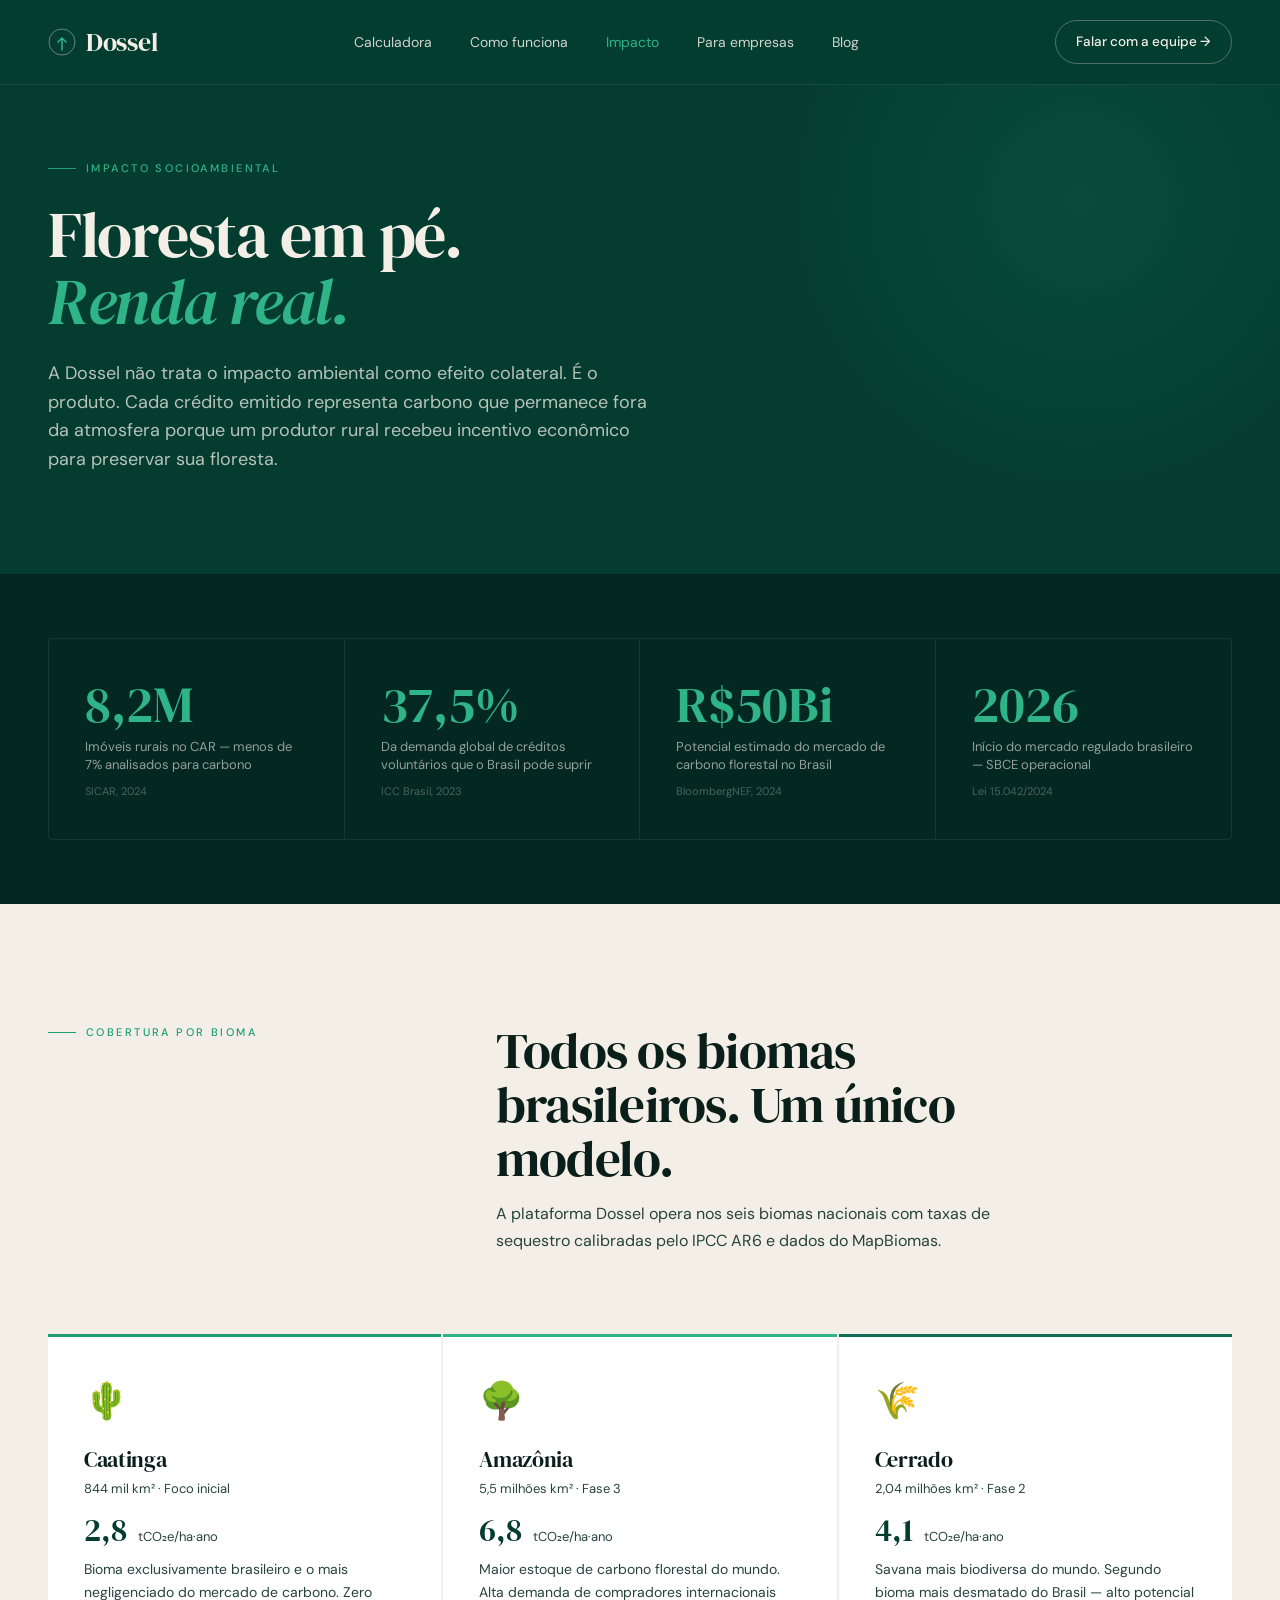
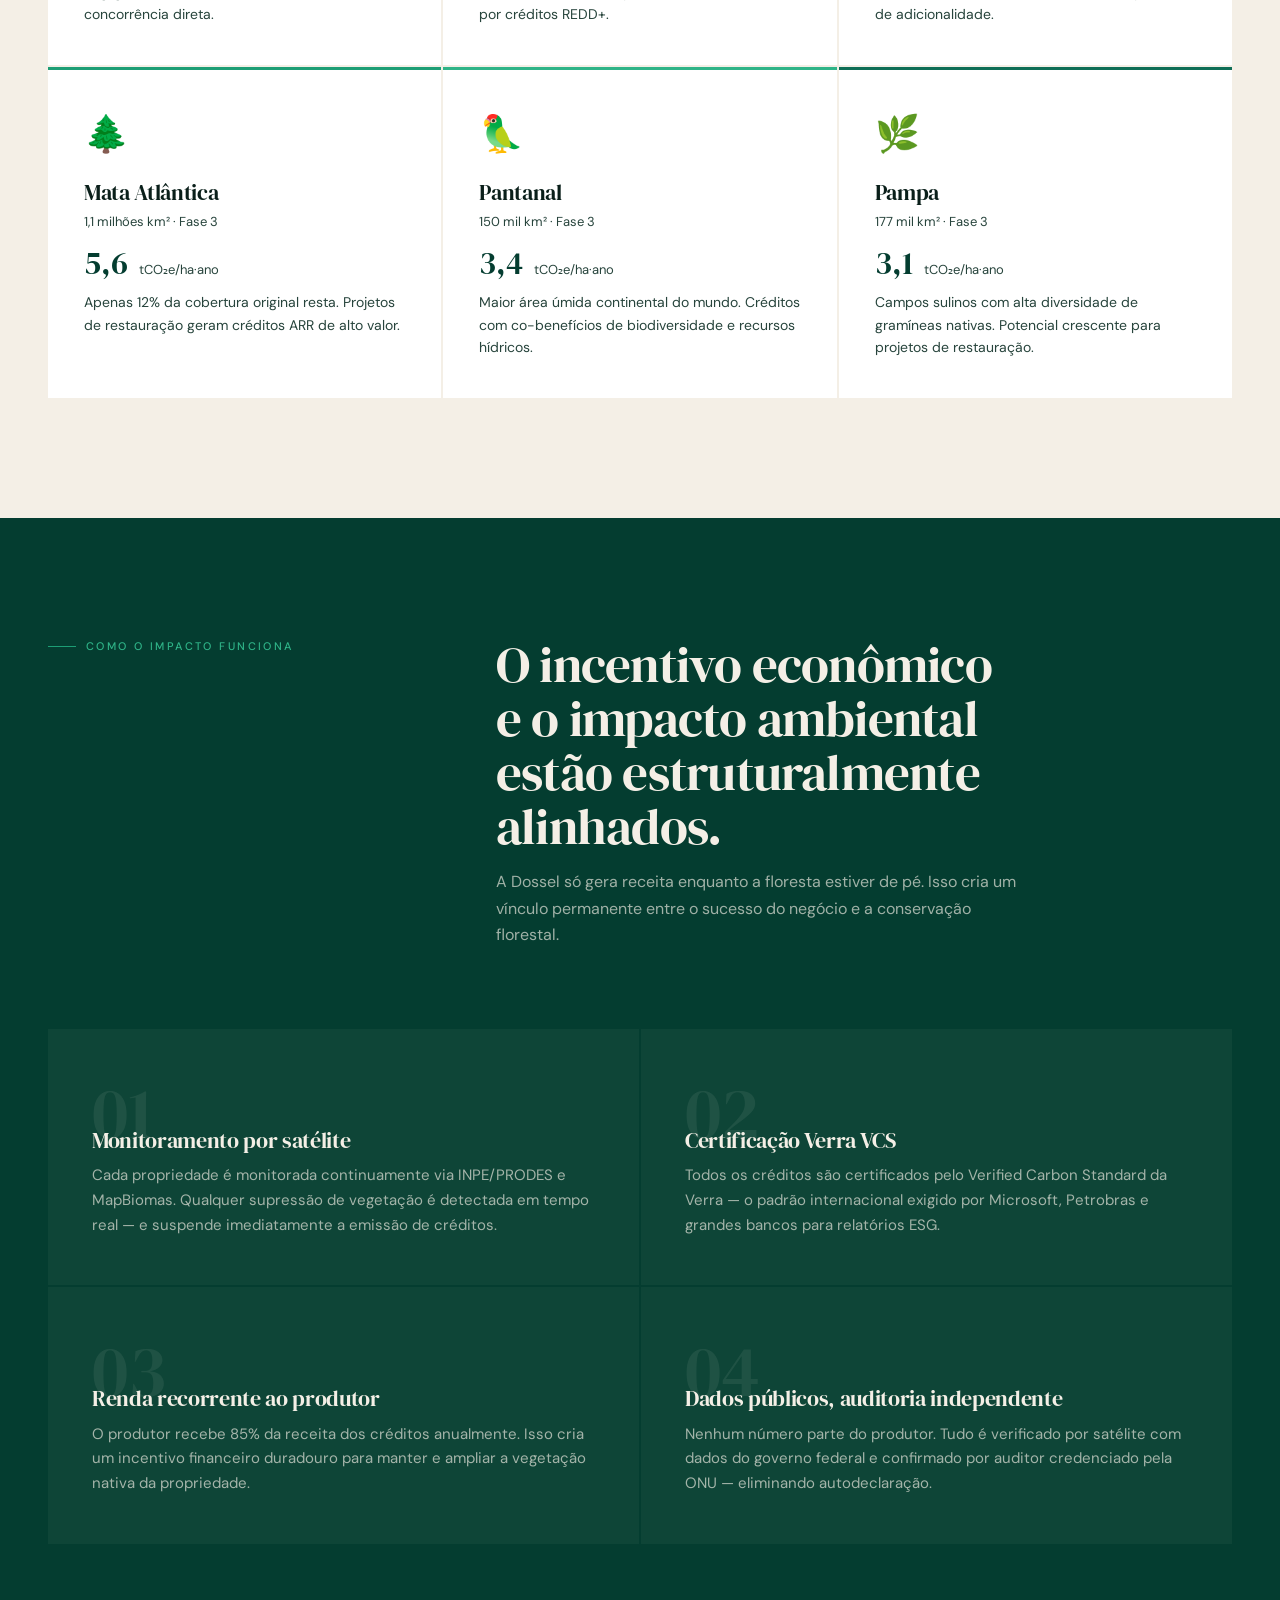
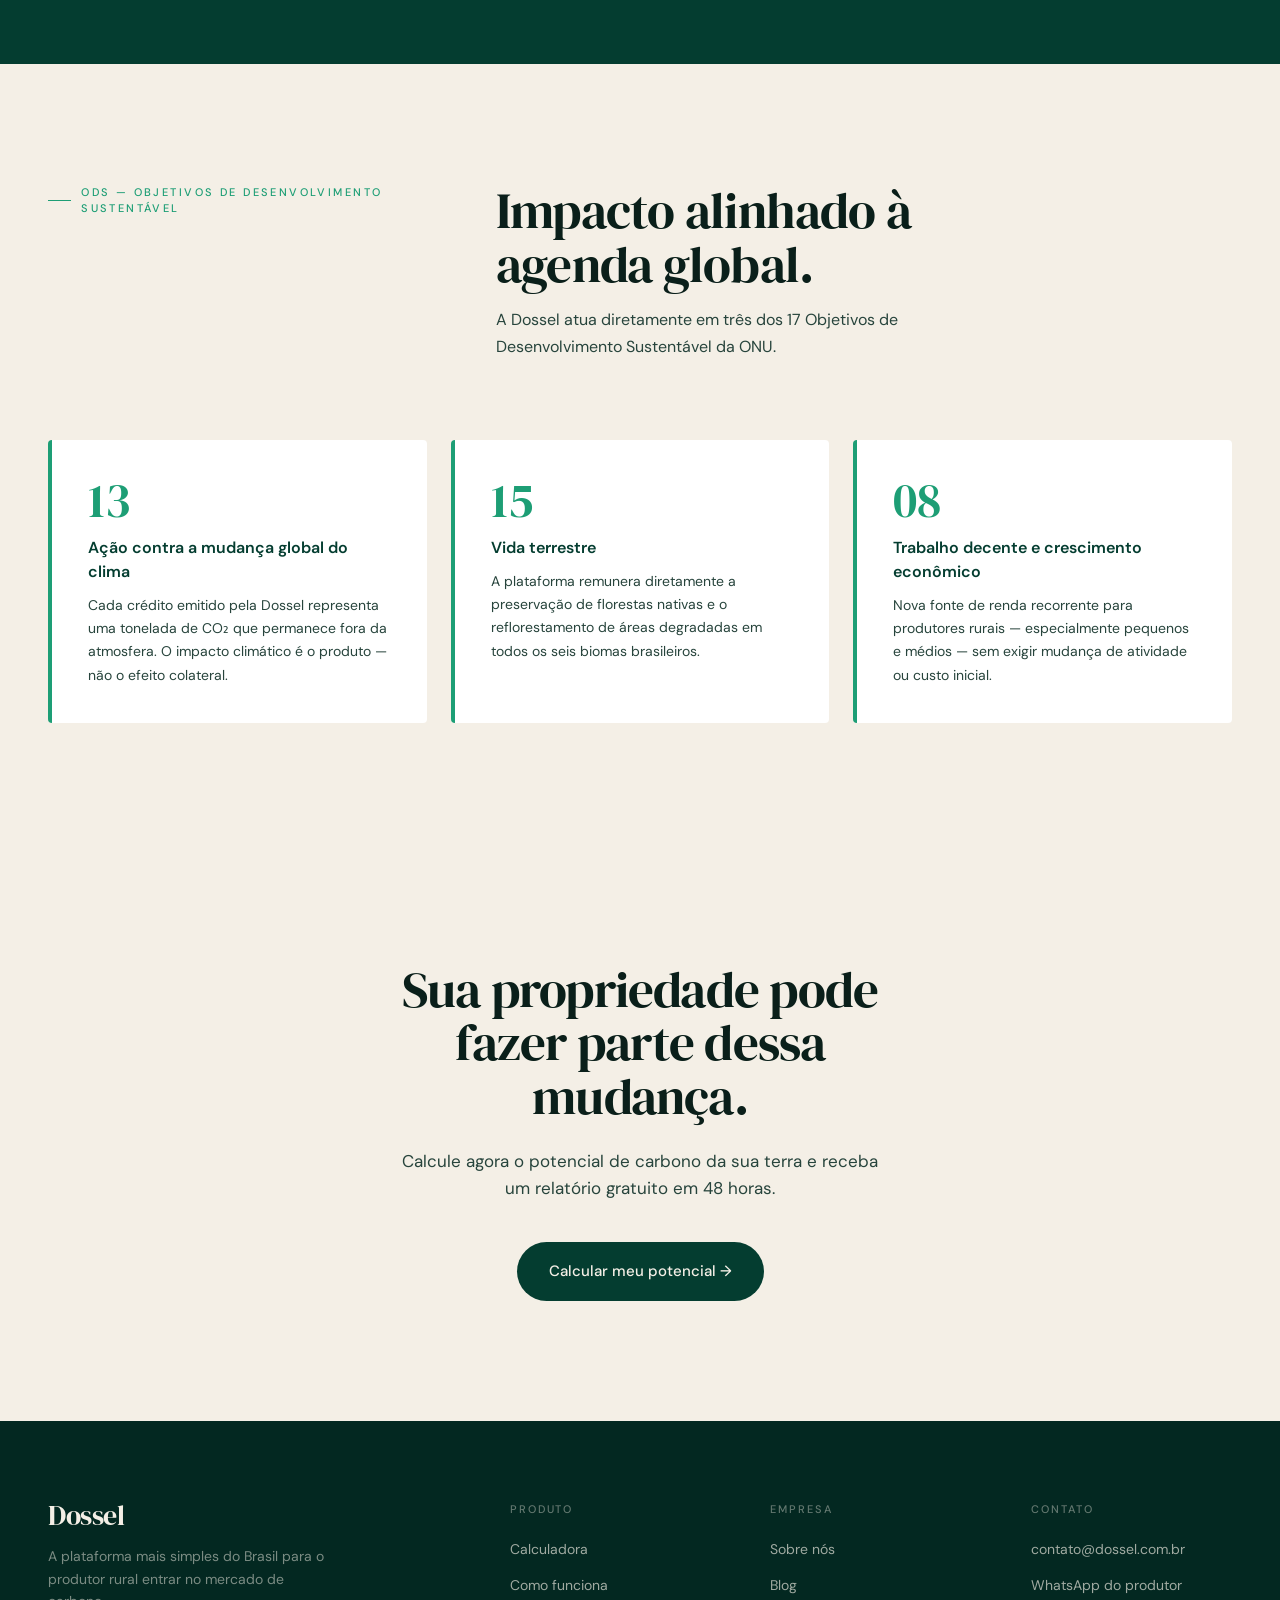
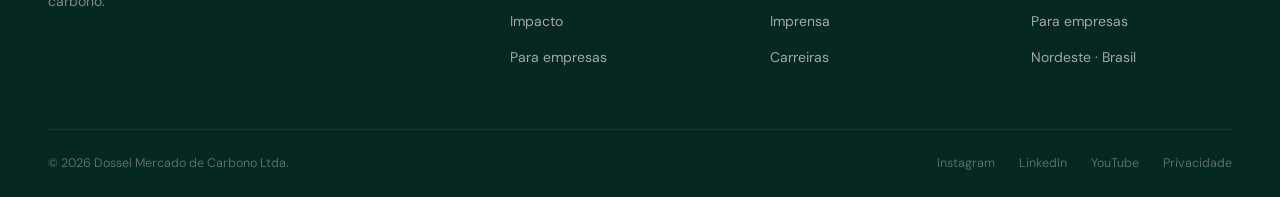
<file: impacto.html>
<!doctype html>
<html lang="pt-BR">
  <head>
    <meta charset="utf-8" />
    <link rel="icon" href="favicon.svg" type="image/svg+xml" />
    <link rel="apple-touch-icon" href="favicon.svg" />
    <link rel="stylesheet" href="animations.css" />
    <meta name="viewport" content="width=device-width,initial-scale=1" />
    <title>Impacto — Dossel</title>
    <link rel="preconnect" href="https://fonts.googleapis.com" />
    <link rel="preconnect" href="https://fonts.gstatic.com" crossorigin />
    <link
      href="https://fonts.googleapis.com/css2?family=DM+Serif+Display:ital@0;1&family=DM+Sans:ital,wght@0,300;0,400;0,500;0,600;0,700;1,400&display=swap"
      rel="stylesheet"
    />
    <style>
      :root {
        --forest: #043d30;
        --forest-deep: #032821;
        --moss: #1d9e75;
        --moss-soft: #2fb488;
        --paper: #f4efe6;
        --paper-warm: #eae3d4;
        --ink: #0a1f1a;
        --ink-soft: #27443c;
        --hair: rgba(4, 61, 48, 0.12);
        --hair-light: rgba(244, 239, 230, 0.18);
      }
      * {
        box-sizing: border-box;
        margin: 0;
        padding: 0;
      }
      html {
        overflow-x: hidden;
        max-width: 100%;
      }
      body {
        background: var(--paper);
        color: var(--ink);
        font-family: "DM Sans", system-ui, sans-serif;
        -webkit-font-smoothing: antialiased;
        font-size: 16px;
        line-height: 1.5;
        overflow-x: hidden;
        max-width: 100%;
        position: relative;
      }
      #page-wrap {
        overflow: hidden;
        width: 100%;
        max-width: 100%;
        position: relative;
      }
      a {
        color: inherit;
        text-decoration: none;
      }
      button {
        font: inherit;
        cursor: pointer;
        border: none;
        background: none;
        color: inherit;
      }
      .serif {
        font-family: "DM Serif Display", Georgia, serif;
        font-weight: 400;
        letter-spacing: -0.015em;
        line-height: 1.02;
      }
      .italic {
        font-style: italic;
      }
      .eyebrow {
        font-size: 11px;
        letter-spacing: 0.22em;
        text-transform: uppercase;
        font-weight: 500;
      }
      .container {
        max-width: 1280px;
        margin: 0 auto;
        padding: 0 48px;
      }
      @media (max-width: 768px) {
        .container {
          padding: 0 24px;
        }
      }

      /* NAV */
      nav.top {
        position: fixed;
        top: 0;
        left: 0;
        right: 0;
        z-index: 100;
        padding: 20px 0;
        background: rgba(4, 61, 48, 0.97);
        backdrop-filter: blur(12px);
        border-bottom: 1px solid rgba(244, 239, 230, 0.08);
      }
      nav.top .row {
        display: flex;
        align-items: center;
        justify-content: space-between;
        color: var(--paper);
      }
      .brand {
        display: flex;
        align-items: center;
        gap: 10px;
        font-family: "DM Serif Display", serif;
        font-size: 26px;
        letter-spacing: -0.01em;
      }
      .nav-links {
        display: flex;
        gap: 38px;
        font-size: 14px;
        font-weight: 400;
        color: rgba(244, 239, 230, 0.85);
      }
      .nav-links a:hover {
        color: var(--paper);
      }
      .nav-links a.active {
        color: var(--moss-soft);
      }
      .nav-cta {
        display: inline-flex;
        align-items: center;
        gap: 8px;
        padding: 11px 20px;
        border: 1px solid rgba(244, 239, 230, 0.3);
        border-radius: 999px;
        font-size: 13.5px;
        font-weight: 500;
        transition: all 0.2s;
      }
      .nav-cta:hover {
        background: var(--paper);
        color: var(--forest);
      }
      @media (max-width: 900px) {
        .nav-links {
          display: none;
        }
      }

      /* HERO */
      .page-hero {
        background: var(--forest);
        color: var(--paper);
        padding: 160px 0 100px;
        position: relative;
        overflow: hidden;
        -webkit-transform: translateZ(0);
        transform: translateZ(0);
      }
      .page-hero::before {
        content: "";
        position: absolute;
        top: -100px;
        right: -100px;
        width: 600px;
        height: 600px;
        border-radius: 50%;
        background: radial-gradient(
          circle,
          rgba(29, 158, 117, 0.15) 0%,
          transparent 70%
        );
        pointer-events: none;
      }
      .page-hero .eyebrow {
        color: var(--moss-soft);
        margin-bottom: 24px;
        display: flex;
        align-items: center;
        gap: 10px;
      }
      .page-hero .eyebrow::before {
        content: "";
        width: 28px;
        height: 1px;
        background: var(--moss);
      }
      .page-hero h1 {
        font-family: "DM Serif Display", serif;
        font-size: clamp(40px, 5vw, 72px);
        line-height: 1.05;
        letter-spacing: -0.02em;
        max-width: 18ch;
        margin-bottom: 24px;
      }
      .page-hero h1 em {
        font-style: italic;
        color: var(--moss-soft);
      }
      .page-hero p {
        font-size: 18px;
        color: rgba(244, 239, 230, 0.75);
        max-width: 50ch;
        line-height: 1.6;
      }

      /* STATS BAND */
      .stats-band {
        background: var(--forest-deep);
        color: var(--paper);
        padding: 64px 0;
      }
      .stats-grid {
        display: grid;
        grid-template-columns: repeat(4, 1fr);
        gap: 0;
        border: 1px solid rgba(244, 239, 230, 0.08);
        border-radius: 4px;
        overflow: hidden;
      }
      @media (max-width: 768px) {
        .stats-grid {
          grid-template-columns: repeat(2, 1fr);
        }
      }
      .stat-box {
        padding: 40px 36px;
        border-right: 1px solid rgba(244, 239, 230, 0.08);
      }
      .stat-box:last-child {
        border-right: none;
      }
      .stat-box .num {
        font-family: "DM Serif Display", serif;
        font-size: clamp(36px, 4vw, 56px);
        color: var(--moss-soft);
        line-height: 1;
        margin-bottom: 8px;
      }
      .stat-box .lbl {
        font-size: 13px;
        color: rgba(244, 239, 230, 0.6);
        line-height: 1.4;
      }
      .stat-box .src {
        font-size: 11px;
        color: rgba(244, 239, 230, 0.3);
        margin-top: 8px;
      }

      /* SECTIONS */
      section {
        padding: 120px 0;
      }
      .section-head {
        display: grid;
        grid-template-columns: 1fr 2fr;
        gap: 80px;
        margin-bottom: 80px;
        align-items: start;
      }
      .section-head .eyebrow {
        color: var(--moss);
        display: flex;
        align-items: center;
        gap: 10px;
      }
      .section-head .eyebrow::before {
        content: "";
        width: 28px;
        height: 1px;
        background: var(--moss);
      }
      .section-head h2 {
        font-family: "DM Serif Display", serif;
        font-size: clamp(32px, 4vw, 52px);
        max-width: 20ch;
        line-height: 1.05;
        margin-bottom: 16px;
      }
      .section-head p {
        color: var(--ink-soft);
        font-size: 16px;
        line-height: 1.65;
        max-width: 48ch;
      }
      @media (max-width: 860px) {
        .section-head {
          grid-template-columns: 1fr;
          gap: 24px;
        }
      }

      /* BIOMES */
      .biomes-grid {
        display: grid;
        grid-template-columns: repeat(3, 1fr);
        gap: 2px;
      }
      @media (max-width: 768px) {
        .biomes-grid {
          grid-template-columns: 1fr 1fr;
        }
      }
      .biome-card {
        background: #fff;
        padding: 40px 36px;
        position: relative;
        overflow: hidden;
        transition: transform 0.2s;
      }
      .biome-card:hover {
        transform: translateY(-2px);
      }
      .biome-card .accent {
        position: absolute;
        top: 0;
        left: 0;
        right: 0;
        height: 3px;
      }
      .biome-card .icon {
        font-size: 36px;
        margin-bottom: 20px;
      }
      .biome-card h3 {
        font-family: "DM Serif Display", serif;
        font-size: 22px;
        margin-bottom: 8px;
      }
      .biome-card .area {
        font-size: 13px;
        color: var(--ink-soft);
        margin-bottom: 16px;
      }
      .biome-card .taxa {
        font-family: "DM Serif Display", serif;
        font-size: 32px;
        color: var(--forest);
        line-height: 1;
      }
      .biome-card .taxa small {
        font-family: "DM Sans", sans-serif;
        font-size: 13px;
        color: var(--ink-soft);
        font-weight: 400;
        margin-left: 4px;
      }
      .biome-card p {
        font-size: 14px;
        color: var(--ink-soft);
        line-height: 1.6;
        margin-top: 12px;
      }

      /* ODS */
      .ods-grid {
        display: grid;
        grid-template-columns: repeat(3, 1fr);
        gap: 24px;
      }
      @media (max-width: 768px) {
        .ods-grid {
          grid-template-columns: 1fr;
        }
      }
      .ods-card {
        background: #fff;
        border-radius: 4px;
        padding: 36px;
        border-left: 4px solid var(--moss);
      }
      .ods-card .num {
        font-family: "DM Serif Display", serif;
        font-size: 48px;
        color: var(--moss);
        line-height: 1;
        margin-bottom: 12px;
      }
      .ods-card h3 {
        font-size: 16px;
        font-weight: 600;
        margin-bottom: 10px;
        color: var(--forest);
      }
      .ods-card p {
        font-size: 14px;
        color: var(--ink-soft);
        line-height: 1.65;
      }

      /* MECANISMO */
      .mecanismo {
        background: var(--forest);
        color: var(--paper);
        padding: 120px 0;
      }
      .mec-grid {
        display: grid;
        grid-template-columns: repeat(2, 1fr);
        gap: 2px;
        margin-top: 64px;
      }
      @media (max-width: 768px) {
        .mec-grid {
          grid-template-columns: 1fr;
        }
      }
      .mec-item {
        background: rgba(244, 239, 230, 0.04);
        padding: 48px 44px;
      }
      .mec-item .n {
        font-family: "DM Serif Display", serif;
        font-size: 72px;
        color: rgba(244, 239, 230, 0.08);
        line-height: 1;
        margin-bottom: -20px;
      }
      .mec-item h3 {
        font-family: "DM Serif Display", serif;
        font-size: 22px;
        color: var(--paper);
        margin-bottom: 12px;
      }
      .mec-item p {
        font-size: 15px;
        color: rgba(244, 239, 230, 0.65);
        line-height: 1.65;
      }

      /* CTA */
      .cta-band {
        padding: 120px 0;
        text-align: center;
      }
      .cta-band h2 {
        font-family: "DM Serif Display", serif;
        font-size: clamp(36px, 4vw, 56px);
        max-width: 20ch;
        margin: 0 auto 24px;
        line-height: 1.05;
      }
      .cta-band p {
        font-size: 17px;
        color: var(--ink-soft);
        max-width: 42ch;
        margin: 0 auto 40px;
        line-height: 1.6;
      }
      .btn-primary {
        display: inline-flex;
        align-items: center;
        gap: 10px;
        background: var(--forest);
        color: var(--paper);
        padding: 18px 32px;
        border-radius: 999px;
        font-size: 15px;
        font-weight: 500;
        transition: all 0.2s;
      }
      .btn-primary:hover {
        background: var(--forest-deep);
        transform: translateY(-1px);
      }

      /* FOOTER */
      footer {
        background: var(--forest-deep);
        color: var(--paper);
        padding: 80px 0 0;
      }
      .foot-grid {
        display: grid;
        grid-template-columns: 2fr 1fr 1fr 1fr;
        gap: 60px;
        margin-bottom: 60px;
      }
      @media (max-width: 860px) {
        .foot-grid {
          grid-template-columns: 1fr 1fr;
          gap: 32px;
        }
      }
      .foot-brand {
        font-family: "DM Serif Display", serif;
        font-size: 28px;
        margin-bottom: 16px;
      }
      .foot-tagline {
        font-size: 14px;
        color: rgba(244, 239, 230, 0.5);
        line-height: 1.6;
        max-width: 28ch;
      }
      .foot-col h4 {
        font-size: 11px;
        letter-spacing: 0.18em;
        text-transform: uppercase;
        color: rgba(244, 239, 230, 0.4);
        margin-bottom: 20px;
        font-weight: 500;
      }
      .foot-col ul {
        list-style: none;
        display: flex;
        flex-direction: column;
        gap: 12px;
      }
      .foot-col ul a {
        font-size: 14px;
        color: rgba(244, 239, 230, 0.65);
        transition: color 0.2s;
      }
      .foot-col ul a:hover {
        color: var(--paper);
      }
      .foot-bar {
        border-top: 1px solid rgba(244, 239, 230, 0.08);
        padding: 24px 0;
        display: flex;
        justify-content: space-between;
        align-items: center;
        font-size: 12.5px;
        color: rgba(244, 239, 230, 0.35);
      }
      .socials {
        display: flex;
        gap: 24px;
      }
      .socials a {
        color: rgba(244, 239, 230, 0.35);
        font-size: 12.5px;
        transition: color 0.2s;
      }
      .socials a:hover {
        color: var(--paper);
      }

      /* ─── HAMBURGER MENU ─── */
      .nav-hamburger {
        display: none;
        flex-direction: column;
        gap: 5px;
        cursor: pointer;
        padding: 6px;
        background: none;
        border: none;
      }
      .nav-hamburger span {
        display: block;
        width: 24px;
        height: 2px;
        background: var(--paper);
        border-radius: 2px;
      }
      .nav-close {
        display: none;
      }
      @media (max-width: 900px) {
        .nav-hamburger {
          display: flex;
        }
        .nav-cta {
          display: none;
        }
        .nav-links.open {
          display: flex;
          flex-direction: column;
          position: fixed;
          top: 0;
          left: 0;
          right: 0;
          bottom: 0;
          background: rgba(4, 61, 48, 0.98);
          backdrop-filter: blur(12px);
          z-index: 200;
          align-items: center;
          justify-content: center;
          gap: 32px;
        }
        .nav-links.open a {
          color: var(--paper);
          font-size: 22px;
        }
        .nav-close {
          display: flex;
          position: absolute;
          top: 28px;
          right: 24px;
          font-size: 32px;
          color: var(--paper);
          cursor: pointer;
          background: none;
          border: none;
          line-height: 1;
        }
      }
      /* ─── MOBILE PADDING ─── */
      @media (max-width: 768px) {
        section:not(.page-hero) {
          padding-top: 64px !important;
          padding-bottom: 64px !important;
        }
        .page-hero {
          padding-bottom: 60px;
        }
        .stats-band {
          padding: 48px 0;
        }
        .biome-card {
          padding: 28px 24px;
        }
        .mec-item {
          padding: 32px 28px;
        }
        .ods-card {
          padding: 24px;
        }
      }
      @media (max-width: 480px) {
        .foot-grid {
          grid-template-columns: 1fr !important;
        }
        .foot-bar {
          flex-direction: column;
          align-items: flex-start;
          gap: 12px;
        }
        .biomes-grid {
          grid-template-columns: 1fr !important;
        }
        .ods-grid {
          gap: 16px;
        }
      }

      /* ─── MOBILE RESPONSIVO ─── */
      @media (max-width: 768px) {
        .container {
          padding: 0 20px;
        }
        section {
          padding: 64px 0 !important;
        }
        .section-head {
          grid-template-columns: 1fr !important;
          gap: 20px !important;
          margin-bottom: 40px !important;
        }
        .page-hero {
          padding: 100px 0 60px !important;
        }
        .page-hero h1 {
          font-size: clamp(32px, 8vw, 52px) !important;
        }
        .page-hero p {
          font-size: 15px !important;
        }
        .biomes-grid {
          grid-template-columns: 1fr 1fr !important;
        }
        .ods-grid {
          grid-template-columns: 1fr !important;
        }
        .mec-grid {
          grid-template-columns: 1fr !important;
        }
        .cta-band {
          padding: 64px 0 !important;
        }
        .cta-band h2 {
          font-size: clamp(28px, 7vw, 40px) !important;
        }
        .stats-grid {
          grid-template-columns: 1fr 1fr !important;
        }
        .setores-grid {
          grid-template-columns: 1fr 1fr !important;
        }
        .steps-grid {
          grid-template-columns: 1fr 1fr !important;
        }
        .vantagens-grid {
          grid-template-columns: 1fr !important;
        }
        .comp-table {
          font-size: 11px !important;
        }
        .comp-table th,
        .comp-table td {
          padding: 10px 8px !important;
        }
        .contact-grid {
          grid-template-columns: 1fr !important;
          gap: 32px !important;
        }
        .contact-form {
          padding: 28px 20px !important;
        }
        .foot-grid {
          grid-template-columns: 1fr 1fr !important;
          gap: 28px !important;
        }
        .foot-bar {
          flex-direction: column;
          gap: 12px !important;
        }
        .origem-grid {
          grid-template-columns: 1fr !important;
          gap: 32px !important;
        }
        .fundador-inner {
          grid-template-columns: 1fr !important;
          gap: 32px !important;
        }
        .juntar-inner {
          grid-template-columns: 1fr !important;
          gap: 32px !important;
        }
        .valores-grid {
          grid-template-columns: 1fr !important;
        }
        .faq-q {
          font-size: 14px !important;
        }
        .timeline {
          padding-left: 24px !important;
        }
        .caminhos {
          grid-template-columns: 1fr !important;
        }
        .dados-grid {
          grid-template-columns: 1fr !important;
        }
        .newsletter-form {
          flex-direction: column !important;
        }
        .posts-grid {
          grid-template-columns: 1fr !important;
        }
        .araripe-stats {
          grid-template-columns: 1fr 1fr !important;
        }
        .vagas {
          gap: 8px !important;
        }
        .destaque-card {
          grid-template-columns: 1fr !important;
        }
        .hero-inner {
          grid-template-columns: 1fr !important;
          gap: 32px !important;
        }
      }
      @media (max-width: 480px) {
        .container {
          padding: 0 16px;
        }
        .page-hero h1 {
          font-size: clamp(28px, 9vw, 40px) !important;
        }
        .foot-grid {
          grid-template-columns: 1fr !important;
        }
        .biomes-grid {
          grid-template-columns: 1fr !important;
        }
        .setores-grid {
          grid-template-columns: 1fr !important;
        }
        .steps-grid {
          grid-template-columns: 1fr !important;
        }
        .stats-grid {
          grid-template-columns: 1fr !important;
        }
      }
    </style>
  </head>
  <body>
    <div id="page-wrap">
    <!-- NAV -->
    <nav class="top">
      <div class="container">
        <div class="row">
          <a href="index.html" class="brand">
            <svg width="28" height="28" viewBox="0 0 28 28" fill="none">
              <circle
                cx="14"
                cy="14"
                r="13"
                stroke="rgba(244,239,230,0.4)"
                stroke-width="1"
              />
              <path
                d="M14 22V10M10 14l4-4 4 4"
                stroke="#2FB488"
                stroke-width="1.5"
                stroke-linecap="round"
                stroke-linejoin="round"
              />
            </svg>
            Dossel
          </a>
          <div class="nav-links" id="nav-links">
            <button
              class="nav-close"
              onclick="fecharMenu()"
              aria-label="Fechar menu"
            >
              ×
            </button>
            <a href="index.html#calculadora">Calculadora</a>
            <a href="como-funciona.html">Como funciona</a>
            <a href="impacto.html" class="active">Impacto</a>
            <a href="para-empresas.html">Para empresas</a>
            <a href="blog.html">Blog</a>
          </div>
          <div style="display: flex; align-items: center; gap: 12px">
            <a href="https://wa.me/5588982261897" class="nav-cta">Falar com a equipe →</a>
            <button
              class="nav-hamburger"
              onclick="abrirMenu()"
              aria-label="Abrir menu"
            >
              <span></span><span></span><span></span>
            </button>
          </div>
        </div>
      </div>
    </nav>

    <!-- HERO -->
    <section class="page-hero">
      <div class="container">
        <div class="eyebrow">Impacto socioambiental</div>
        <h1 class="serif">Floresta em pé.<br /><em>Renda real.</em></h1>
        <p>
          A Dossel não trata o impacto ambiental como efeito colateral. É o
          produto. Cada crédito emitido representa carbono que permanece fora da
          atmosfera porque um produtor rural recebeu incentivo econômico para
          preservar sua floresta.
        </p>
      </div>
    </section>

    <!-- STATS BAND -->
    <div class="stats-band">
      <div class="container">
        <div class="stats-grid">
          <div class="stat-box">
            <div class="num">8,2M</div>
            <div class="lbl">
              Imóveis rurais no CAR — menos de 7% analisados para carbono
            </div>
            <div class="src">SICAR, 2024</div>
          </div>
          <div class="stat-box">
            <div class="num">37,5%</div>
            <div class="lbl">
              Da demanda global de créditos voluntários que o Brasil pode suprir
            </div>
            <div class="src">ICC Brasil, 2023</div>
          </div>
          <div class="stat-box">
            <div class="num">R$50Bi</div>
            <div class="lbl">
              Potencial estimado do mercado de carbono florestal no Brasil
            </div>
            <div class="src">BloombergNEF, 2024</div>
          </div>
          <div class="stat-box">
            <div class="num">2026</div>
            <div class="lbl">
              Início do mercado regulado brasileiro — SBCE operacional
            </div>
            <div class="src">Lei 15.042/2024</div>
          </div>
        </div>
      </div>
    </div>

    <!-- BIOMAS -->
    <section style="background: var(--paper)">
      <div class="container">
        <div class="section-head">
          <div class="eyebrow">Cobertura por bioma</div>
          <div>
            <h2 class="serif">Todos os biomas brasileiros. Um único modelo.</h2>
            <p>
              A plataforma Dossel opera nos seis biomas nacionais com taxas de
              sequestro calibradas pelo IPCC AR6 e dados do MapBiomas.
            </p>
          </div>
        </div>
        <div class="biomes-grid">
          <div class="biome-card">
            <div class="accent" style="background: #1d9e75"></div>
            <div class="icon">🌵</div>
            <h3 class="serif">Caatinga</h3>
            <div class="area">844 mil km² · Foco inicial</div>
            <div class="taxa">2,8 <small>tCO₂e/ha·ano</small></div>
            <p>
              Bioma exclusivamente brasileiro e o mais negligenciado do mercado
              de carbono. Zero concorrência direta.
            </p>
          </div>
          <div class="biome-card">
            <div class="accent" style="background: #2fb488"></div>
            <div class="icon">🌳</div>
            <h3 class="serif">Amazônia</h3>
            <div class="area">5,5 milhões km² · Fase 3</div>
            <div class="taxa">6,8 <small>tCO₂e/ha·ano</small></div>
            <p>
              Maior estoque de carbono florestal do mundo. Alta demanda de
              compradores internacionais por créditos REDD+.
            </p>
          </div>
          <div class="biome-card">
            <div class="accent" style="background: #0f6e56"></div>
            <div class="icon">🌾</div>
            <h3 class="serif">Cerrado</h3>
            <div class="area">2,04 milhões km² · Fase 2</div>
            <div class="taxa">4,1 <small>tCO₂e/ha·ano</small></div>
            <p>
              Savana mais biodiversa do mundo. Segundo bioma mais desmatado do
              Brasil — alto potencial de adicionalidade.
            </p>
          </div>
          <div class="biome-card">
            <div class="accent" style="background: #1d9e75"></div>
            <div class="icon">🌲</div>
            <h3 class="serif">Mata Atlântica</h3>
            <div class="area">1,1 milhões km² · Fase 3</div>
            <div class="taxa">5,6 <small>tCO₂e/ha·ano</small></div>
            <p>
              Apenas 12% da cobertura original resta. Projetos de restauração
              geram créditos ARR de alto valor.
            </p>
          </div>
          <div class="biome-card">
            <div class="accent" style="background: #2fb488"></div>
            <div class="icon">🦜</div>
            <h3 class="serif">Pantanal</h3>
            <div class="area">150 mil km² · Fase 3</div>
            <div class="taxa">3,4 <small>tCO₂e/ha·ano</small></div>
            <p>
              Maior área úmida continental do mundo. Créditos com co-benefícios
              de biodiversidade e recursos hídricos.
            </p>
          </div>
          <div class="biome-card">
            <div class="accent" style="background: #0f6e56"></div>
            <div class="icon">🌿</div>
            <h3 class="serif">Pampa</h3>
            <div class="area">177 mil km² · Fase 3</div>
            <div class="taxa">3,1 <small>tCO₂e/ha·ano</small></div>
            <p>
              Campos sulinos com alta diversidade de gramíneas nativas.
              Potencial crescente para projetos de restauração.
            </p>
          </div>
        </div>
      </div>
    </section>

    <!-- MECANISMO DE IMPACTO -->
    <section class="mecanismo">
      <div class="container">
        <div class="section-head" style="color: var(--paper)">
          <div class="eyebrow" style="color: var(--moss-soft)">
            Como o impacto funciona
          </div>
          <div>
            <h2 class="serif" style="color: var(--paper)">
              O incentivo econômico e o impacto ambiental estão estruturalmente
              alinhados.
            </h2>
            <p style="color: rgba(244, 239, 230, 0.65)">
              A Dossel só gera receita enquanto a floresta estiver de pé. Isso
              cria um vínculo permanente entre o sucesso do negócio e a
              conservação florestal.
            </p>
          </div>
        </div>
        <div class="mec-grid">
          <div class="mec-item">
            <div class="n">01</div>
            <h3 class="serif">Monitoramento por satélite</h3>
            <p>
              Cada propriedade é monitorada continuamente via INPE/PRODES e
              MapBiomas. Qualquer supressão de vegetação é detectada em tempo
              real — e suspende imediatamente a emissão de créditos.
            </p>
          </div>
          <div class="mec-item">
            <div class="n">02</div>
            <h3 class="serif">Certificação Verra VCS</h3>
            <p>
              Todos os créditos são certificados pelo Verified Carbon Standard
              da Verra — o padrão internacional exigido por Microsoft, Petrobras
              e grandes bancos para relatórios ESG.
            </p>
          </div>
          <div class="mec-item">
            <div class="n">03</div>
            <h3 class="serif">Renda recorrente ao produtor</h3>
            <p>
              O produtor recebe 85% da receita dos créditos anualmente. Isso
              cria um incentivo financeiro duradouro para manter e ampliar a
              vegetação nativa da propriedade.
            </p>
          </div>
          <div class="mec-item">
            <div class="n">04</div>
            <h3 class="serif">Dados públicos, auditoria independente</h3>
            <p>
              Nenhum número parte do produtor. Tudo é verificado por satélite
              com dados do governo federal e confirmado por auditor credenciado
              pela ONU — eliminando autodeclaração.
            </p>
          </div>
        </div>
      </div>
    </section>

    <!-- ODS -->
    <section style="background: var(--paper)">
      <div class="container">
        <div class="section-head">
          <div class="eyebrow">
            ODS — Objetivos de Desenvolvimento Sustentável
          </div>
          <div>
            <h2 class="serif">Impacto alinhado à agenda global.</h2>
            <p>
              A Dossel atua diretamente em três dos 17 Objetivos de
              Desenvolvimento Sustentável da ONU.
            </p>
          </div>
        </div>
        <div class="ods-grid">
          <div class="ods-card">
            <div class="num">13</div>
            <h3>Ação contra a mudança global do clima</h3>
            <p>
              Cada crédito emitido pela Dossel representa uma tonelada de CO₂
              que permanece fora da atmosfera. O impacto climático é o produto —
              não o efeito colateral.
            </p>
          </div>
          <div class="ods-card">
            <div class="num">15</div>
            <h3>Vida terrestre</h3>
            <p>
              A plataforma remunera diretamente a preservação de florestas
              nativas e o reflorestamento de áreas degradadas em todos os seis
              biomas brasileiros.
            </p>
          </div>
          <div class="ods-card">
            <div class="num">08</div>
            <h3>Trabalho decente e crescimento econômico</h3>
            <p>
              Nova fonte de renda recorrente para produtores rurais —
              especialmente pequenos e médios — sem exigir mudança de atividade
              ou custo inicial.
            </p>
          </div>
        </div>
      </div>
    </section>

    <!-- CTA -->
    <section class="cta-band">
      <div class="container">
        <h2 class="serif">
          Sua propriedade pode<br />fazer parte dessa mudança.
        </h2>
        <p>
          Calcule agora o potencial de carbono da sua terra e receba um
          relatório gratuito em 48 horas.
        </p>
        <a href="index.html#calculadora" class="btn-primary"
          >Calcular meu potencial →</a
        >
      </div>
    </section>

    <!-- FOOTER -->
    <footer>
      <div class="container">
        <div class="foot-grid">
          <div>
            <div class="foot-brand serif">Dossel</div>
            <div class="foot-tagline">
              A plataforma mais simples do Brasil para o produtor rural entrar
              no mercado de carbono.
            </div>
          </div>
          <div class="foot-col">
            <h4>Produto</h4>
            <ul>
              <li><a href="index.html#calculadora">Calculadora</a></li>
              <li><a href="como-funciona.html">Como funciona</a></li>
              <li><a href="impacto.html">Impacto</a></li>
              <li><a href="para-empresas.html">Para empresas</a></li>
            </ul>
          </div>
          <div class="foot-col">
            <h4>Empresa</h4>
            <ul>
              <li><a href="#">Sobre nós</a></li>
              <li><a href="blog.html">Blog</a></li>
              <li><a href="#">Imprensa</a></li>
              <li><a href="#">Carreiras</a></li>
            </ul>
          </div>
          <div class="foot-col">
            <h4>Contato</h4>
            <ul>
              <li>
                <a href="mailto:contato@dossel.com.br">contato@dossel.com.br</a>
              </li>
              <li>
                <a href="https://wa.me/5588982261897">WhatsApp do produtor</a>
              </li>
              <li><a href="para-empresas.html">Para empresas</a></li>
              <li><a href="#">Nordeste · Brasil</a></li>
            </ul>
          </div>
        </div>
        <div class="foot-bar">
          <div>
            © 2026 Dossel Mercado de Carbono Ltda.
          </div>
          <div class="socials">
            <a
              href="https://www.instagram.com/dossel.co/"
              target="_blank"
              rel="noopener"
              >Instagram</a
            >
            <a href="https://www.linkedin.com/company/dosseltech/" target="_blank" rel="noopener">LinkedIn</a>
            <a href="#">YouTube</a>
            <a href="#">Privacidade</a>
          </div>
        </div>
      </div>
    </footer>

    <script>
      function abrirMenu() {
        document.getElementById("nav-links").classList.add("open");
        document.body.style.overflow = "hidden";
      }
      function fecharMenu() {
        document.getElementById("nav-links").classList.remove("open");
        document.body.style.overflow = "";
      }
    </script>
    <script src="animations.js"></script>
    </div><!-- /page-wrap -->
  </body>
</html>
</file>
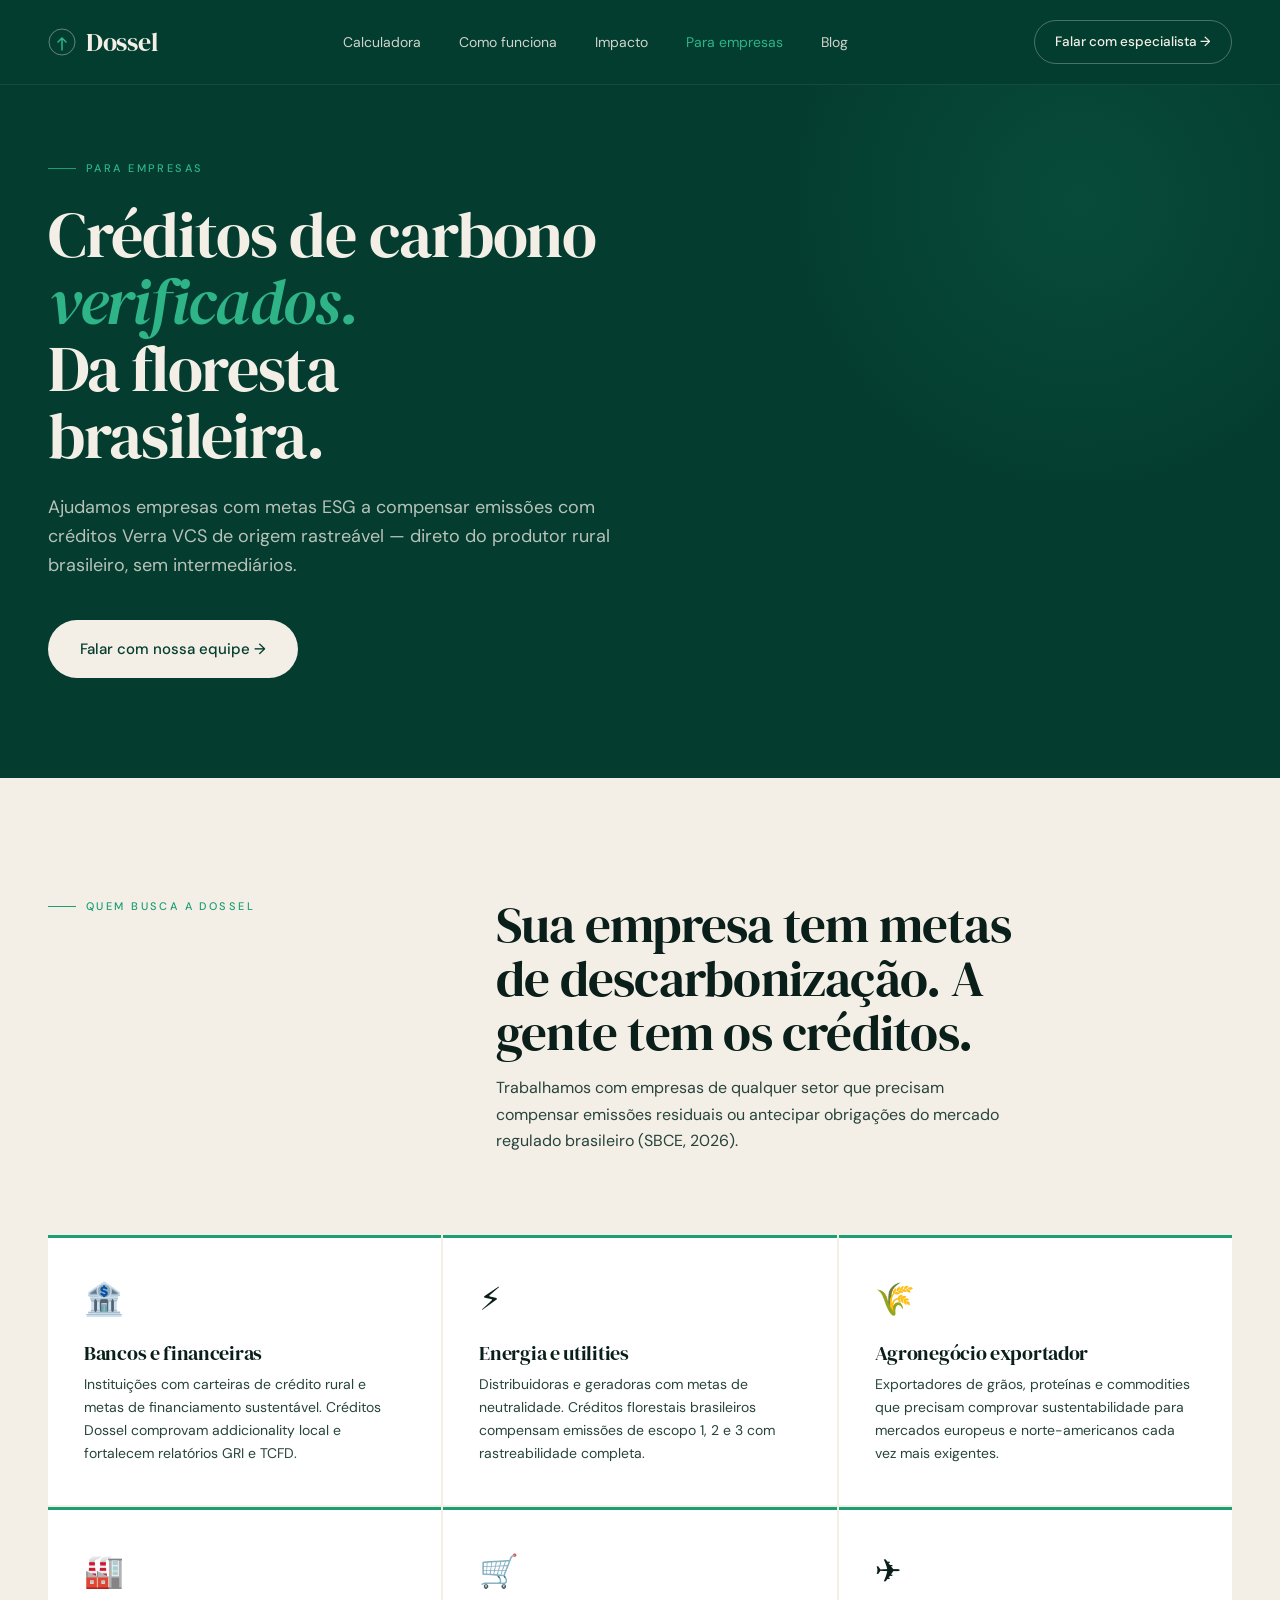
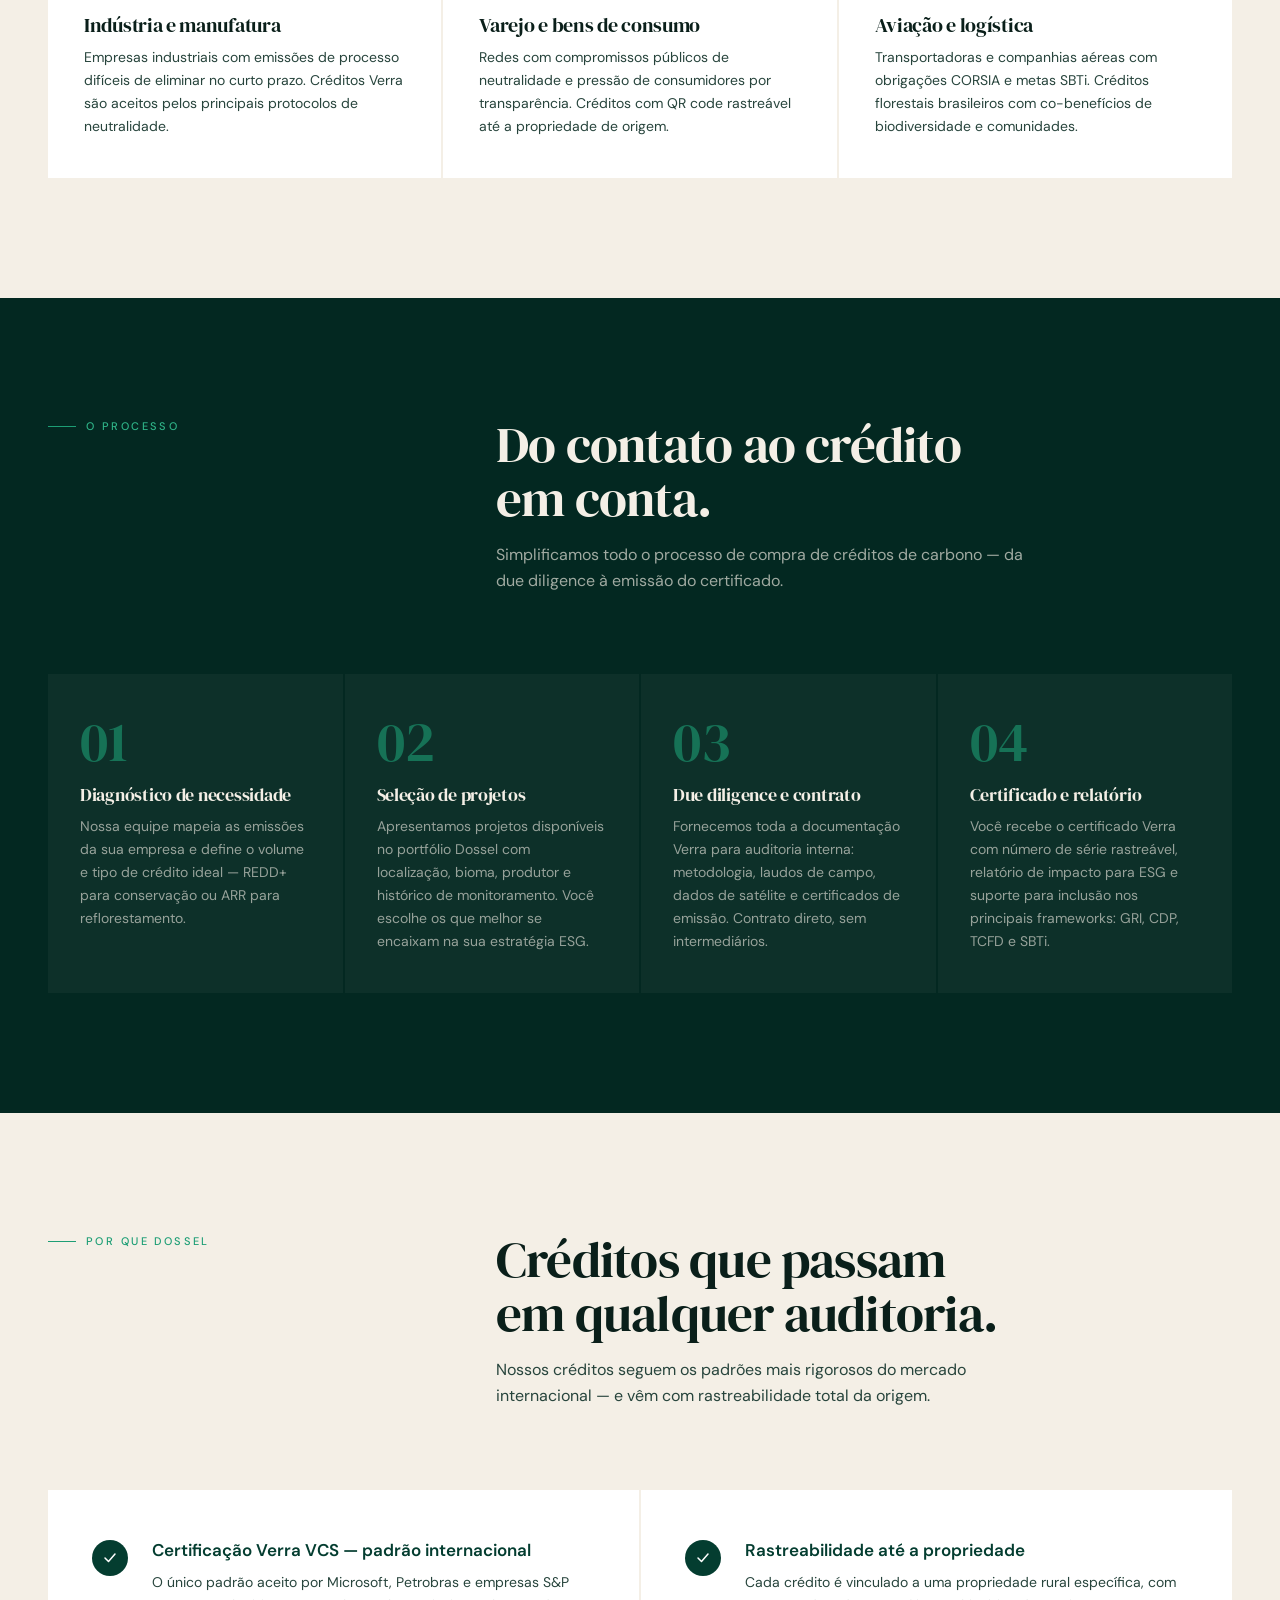
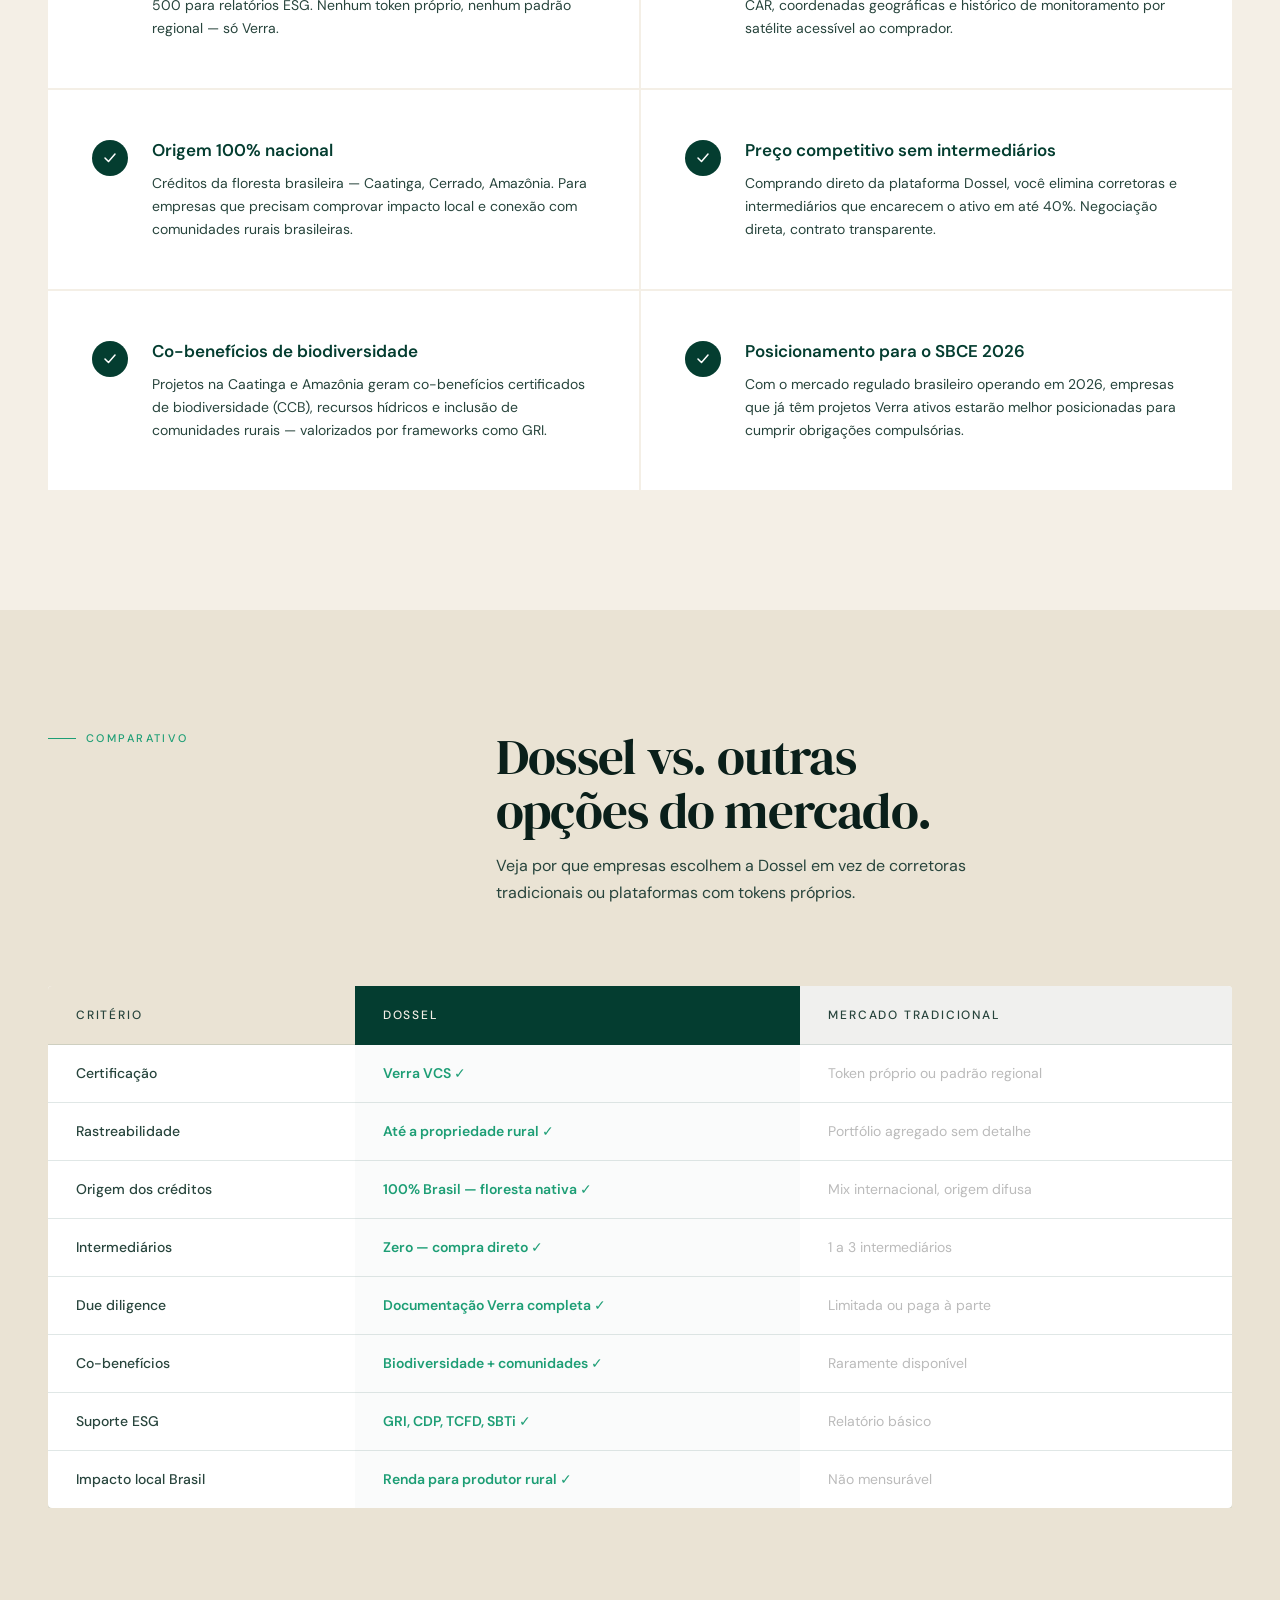
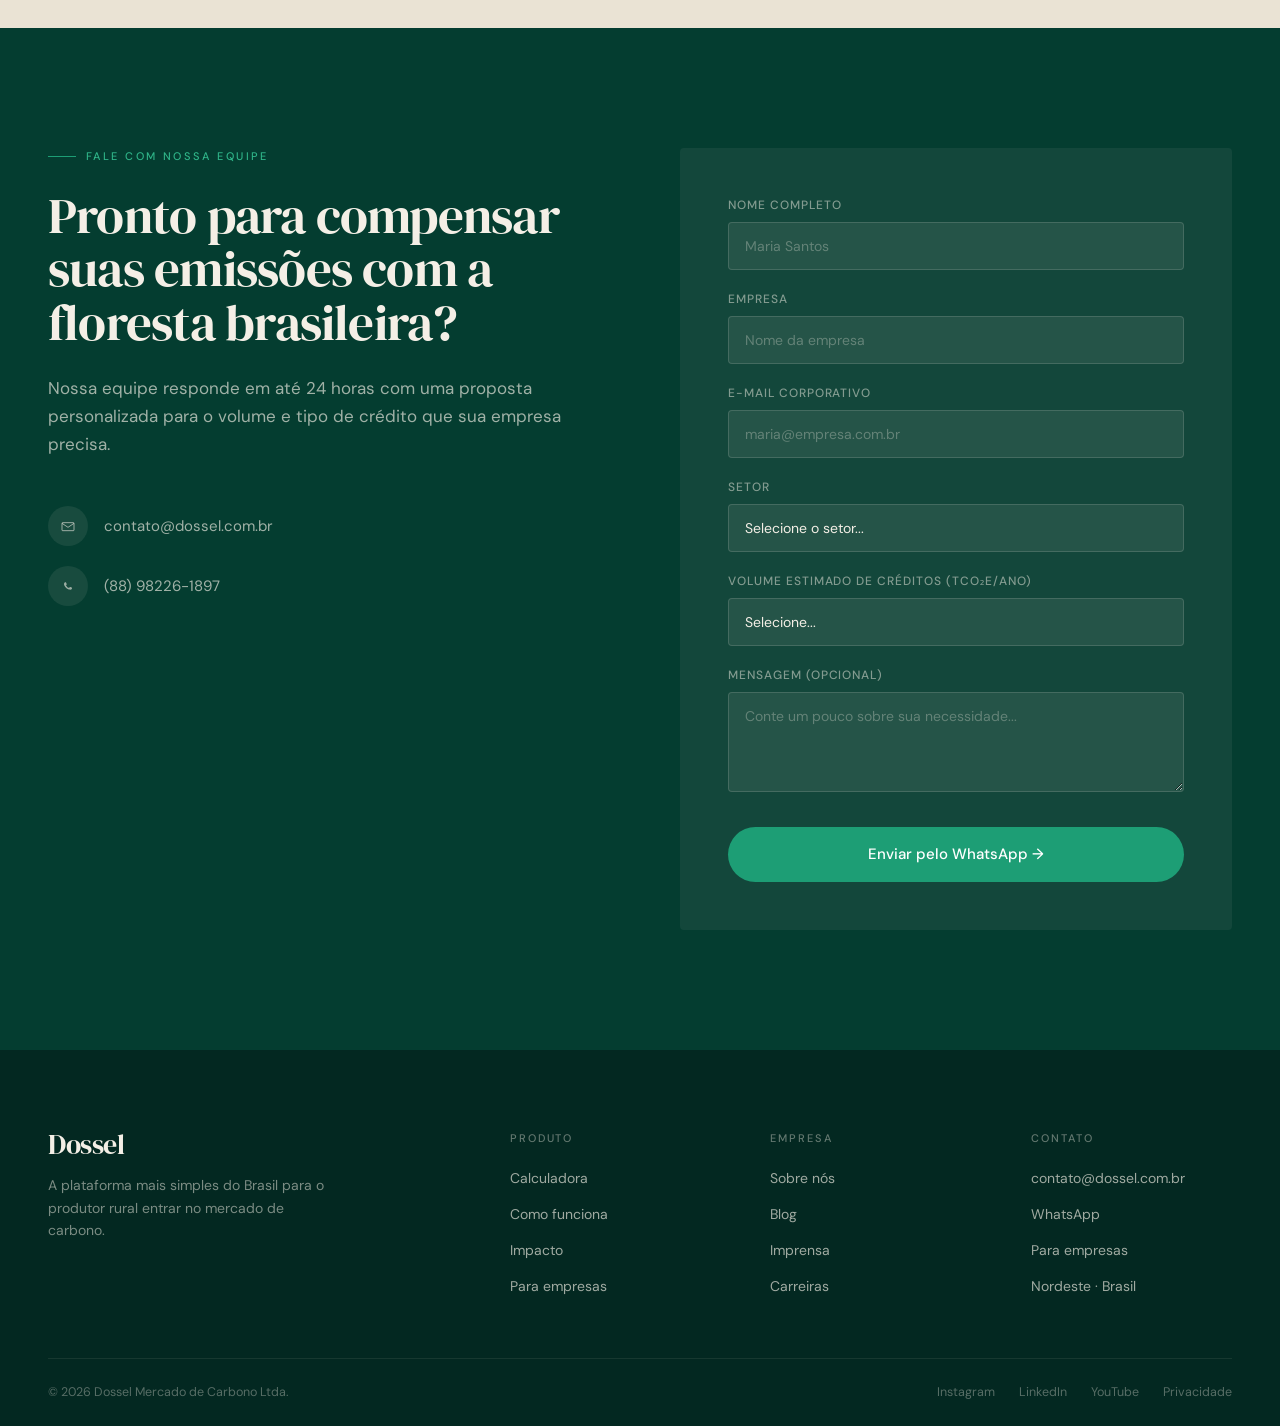
<file: para-empresas.html>
<!doctype html>
<html lang="pt-BR">
  <head>
    <meta charset="utf-8" />
    <link rel="icon" href="favicon.svg" type="image/svg+xml" />
    <link rel="apple-touch-icon" href="favicon.svg" />
    <link rel="stylesheet" href="animations.css" />
    <meta name="viewport" content="width=device-width,initial-scale=1" />
    <title>Para Empresas — Dossel</title>
    <link rel="preconnect" href="https://fonts.googleapis.com" />
    <link rel="preconnect" href="https://fonts.gstatic.com" crossorigin />
    <link
      href="https://fonts.googleapis.com/css2?family=DM+Serif+Display:ital@0;1&family=DM+Sans:ital,wght@0,300;0,400;0,500;0,600;0,700;1,400&display=swap"
      rel="stylesheet"
    />
    <style>
      :root {
        --forest: #043d30;
        --forest-deep: #032821;
        --moss: #1d9e75;
        --moss-soft: #2fb488;
        --paper: #f4efe6;
        --paper-warm: #eae3d4;
        --ink: #0a1f1a;
        --ink-soft: #27443c;
        --hair: rgba(4, 61, 48, 0.12);
        --hair-light: rgba(244, 239, 230, 0.18);
      }
      * {
        box-sizing: border-box;
        margin: 0;
        padding: 0;
      }
      html {
        overflow-x: hidden;
        max-width: 100%;
      }
      body {
        background: var(--paper);
        color: var(--ink);
        font-family: "DM Sans", system-ui, sans-serif;
        -webkit-font-smoothing: antialiased;
        font-size: 16px;
        line-height: 1.5;
        overflow-x: hidden;
        max-width: 100%;
        position: relative;
      }
      #page-wrap {
        overflow: hidden;
        width: 100%;
        max-width: 100%;
        position: relative;
      }
      a {
        color: inherit;
        text-decoration: none;
      }
      button {
        font: inherit;
        cursor: pointer;
        border: none;
        background: none;
        color: inherit;
      }
      .serif {
        font-family: "DM Serif Display", Georgia, serif;
        font-weight: 400;
        letter-spacing: -0.015em;
        line-height: 1.02;
      }
      .eyebrow {
        font-size: 11px;
        letter-spacing: 0.22em;
        text-transform: uppercase;
        font-weight: 500;
      }
      .container {
        max-width: 1280px;
        margin: 0 auto;
        padding: 0 48px;
      }
      @media (max-width: 768px) {
        .container {
          padding: 0 24px;
        }
      }

      /* NAV */
      nav.top {
        position: fixed;
        top: 0;
        left: 0;
        right: 0;
        z-index: 100;
        padding: 20px 0;
        background: rgba(4, 61, 48, 0.97);
        backdrop-filter: blur(12px);
        border-bottom: 1px solid rgba(244, 239, 230, 0.08);
      }
      nav.top .row {
        display: flex;
        align-items: center;
        justify-content: space-between;
        color: var(--paper);
      }
      .brand {
        display: flex;
        align-items: center;
        gap: 10px;
        font-family: "DM Serif Display", serif;
        font-size: 26px;
        letter-spacing: -0.01em;
      }
      .nav-links {
        display: flex;
        gap: 38px;
        font-size: 14px;
        font-weight: 400;
        color: rgba(244, 239, 230, 0.85);
      }
      .nav-links a:hover {
        color: var(--paper);
      }
      .nav-links a.active {
        color: var(--moss-soft);
      }
      .nav-cta {
        display: inline-flex;
        align-items: center;
        gap: 8px;
        padding: 11px 20px;
        border: 1px solid rgba(244, 239, 230, 0.3);
        border-radius: 999px;
        font-size: 13.5px;
        font-weight: 500;
        transition: all 0.2s;
      }
      .nav-cta:hover {
        background: var(--paper);
        color: var(--forest);
      }
      @media (max-width: 900px) {
        .nav-links {
          display: none;
        }
      }

      /* HERO */
      .page-hero {
        background: var(--forest);
        color: var(--paper);
        padding: 160px 0 100px;
        position: relative;
        overflow: hidden;
        -webkit-transform: translateZ(0);
        transform: translateZ(0);
      }
      .page-hero::before {
        content: "";
        position: absolute;
        top: -100px;
        right: -100px;
        width: 600px;
        height: 600px;
        border-radius: 50%;
        background: radial-gradient(
          circle,
          rgba(29, 158, 117, 0.15) 0%,
          transparent 70%
        );
        pointer-events: none;
      }
      .page-hero .eyebrow {
        color: var(--moss-soft);
        margin-bottom: 24px;
        display: flex;
        align-items: center;
        gap: 10px;
      }
      .page-hero .eyebrow::before {
        content: "";
        width: 28px;
        height: 1px;
        background: var(--moss);
      }
      .page-hero h1 {
        font-family: "DM Serif Display", serif;
        font-size: clamp(40px, 5vw, 72px);
        line-height: 1.05;
        letter-spacing: -0.02em;
        max-width: 18ch;
        margin-bottom: 24px;
      }
      .page-hero h1 em {
        font-style: italic;
        color: var(--moss-soft);
      }
      .page-hero p {
        font-size: 18px;
        color: rgba(244, 239, 230, 0.75);
        max-width: 50ch;
        line-height: 1.6;
        margin-bottom: 40px;
      }
      .btn-hero {
        display: inline-flex;
        align-items: center;
        gap: 10px;
        background: var(--paper);
        color: var(--forest);
        padding: 18px 32px;
        border-radius: 999px;
        font-size: 15px;
        font-weight: 500;
        transition: all 0.2s;
      }
      .btn-hero:hover {
        background: #fff;
        transform: translateY(-1px);
      }

      /* SETORES */
      section {
        padding: 120px 0;
      }
      .section-head {
        display: grid;
        grid-template-columns: 1fr 2fr;
        gap: 80px;
        margin-bottom: 80px;
        align-items: start;
      }
      .section-head .eyebrow {
        color: var(--moss);
        display: flex;
        align-items: center;
        gap: 10px;
      }
      .section-head .eyebrow::before {
        content: "";
        width: 28px;
        height: 1px;
        background: var(--moss);
      }
      .section-head h2 {
        font-family: "DM Serif Display", serif;
        font-size: clamp(32px, 4vw, 52px);
        max-width: 20ch;
        line-height: 1.05;
        margin-bottom: 16px;
      }
      .section-head p {
        color: var(--ink-soft);
        font-size: 16px;
        line-height: 1.65;
        max-width: 48ch;
      }
      @media (max-width: 860px) {
        .section-head {
          grid-template-columns: 1fr;
          gap: 24px;
        }
      }

      .setores-grid {
        display: grid;
        grid-template-columns: repeat(3, 1fr);
        gap: 2px;
      }
      @media (max-width: 768px) {
        .setores-grid {
          grid-template-columns: 1fr 1fr;
        }
      }
      .setor-card {
        background: #fff;
        padding: 40px 36px;
        transition: transform 0.2s;
        position: relative;
        overflow: hidden;
      }
      .setor-card:hover {
        transform: translateY(-2px);
      }
      .setor-card .accent {
        position: absolute;
        top: 0;
        left: 0;
        right: 0;
        height: 3px;
        background: var(--moss);
      }
      .setor-card .icon {
        font-size: 32px;
        margin-bottom: 20px;
      }
      .setor-card h3 {
        font-family: "DM Serif Display", serif;
        font-size: 20px;
        margin-bottom: 10px;
      }
      .setor-card p {
        font-size: 14px;
        color: var(--ink-soft);
        line-height: 1.65;
      }

      /* COMO FUNCIONA PARA EMPRESAS */
      .dark-section {
        background: var(--forest-deep);
        color: var(--paper);
        padding: 120px 0;
      }
      .steps-grid {
        display: grid;
        grid-template-columns: repeat(4, 1fr);
        gap: 2px;
        margin-top: 64px;
      }
      @media (max-width: 768px) {
        .steps-grid {
          grid-template-columns: 1fr 1fr;
        }
      }
      .step-box {
        background: rgba(244, 239, 230, 0.04);
        padding: 40px 32px;
      }
      .step-box .n {
        font-family: "DM Serif Display", serif;
        font-size: 56px;
        color: var(--moss);
        line-height: 1;
        margin-bottom: 16px;
        opacity: 0.6;
      }
      .step-box h3 {
        font-family: "DM Serif Display", serif;
        font-size: 18px;
        color: var(--paper);
        margin-bottom: 10px;
      }
      .step-box p {
        font-size: 14px;
        color: rgba(244, 239, 230, 0.6);
        line-height: 1.65;
      }

      /* VANTAGENS */
      .vantagens-grid {
        display: grid;
        grid-template-columns: 1fr 1fr;
        gap: 2px;
      }
      @media (max-width: 768px) {
        .vantagens-grid {
          grid-template-columns: 1fr;
        }
      }
      .vantagem {
        background: #fff;
        padding: 48px 44px;
        display: flex;
        gap: 24px;
        align-items: flex-start;
      }
      .vantagem .check {
        width: 36px;
        height: 36px;
        border-radius: 50%;
        background: var(--forest);
        display: flex;
        align-items: center;
        justify-content: center;
        flex-shrink: 0;
        margin-top: 2px;
      }
      .vantagem h3 {
        font-size: 17px;
        font-weight: 600;
        margin-bottom: 8px;
        color: var(--forest);
      }
      .vantagem p {
        font-size: 14px;
        color: var(--ink-soft);
        line-height: 1.65;
      }

      /* COMPARATIVO */
      .comp-wrap {
        background: var(--paper-warm);
        padding: 120px 0;
      }
      .comp-table {
        width: 100%;
        border-collapse: collapse;
        background: #fff;
        border-radius: 4px;
        overflow: hidden;
        box-shadow:
          0 1px 0 var(--hair),
          0 20px 40px -20px rgba(4, 61, 48, 0.1);
      }
      .comp-table th {
        padding: 20px 28px;
        font-size: 12px;
        letter-spacing: 0.15em;
        text-transform: uppercase;
        font-weight: 500;
        text-align: left;
      }
      .comp-table th:first-child {
        background: var(--paper-warm);
        color: var(--ink-soft);
      }
      .comp-table th:nth-child(2) {
        background: var(--forest);
        color: var(--paper);
      }
      .comp-table th:nth-child(3) {
        background: #f0f0ee;
        color: var(--ink-soft);
      }
      .comp-table td {
        padding: 18px 28px;
        font-size: 14px;
        border-top: 1px solid var(--hair);
      }
      .comp-table td:first-child {
        font-weight: 500;
        color: var(--ink-soft);
      }
      .comp-table td:nth-child(2) {
        background: rgba(4, 61, 48, 0.02);
        color: var(--forest);
        font-weight: 500;
      }
      .comp-table td:nth-child(3) {
        color: #888;
      }
      .yes {
        color: var(--moss) !important;
        font-weight: 600 !important;
      }
      .no {
        color: #bbb !important;
        font-weight: 400 !important;
      }

      /* FORM CONTATO */
      .contact-section {
        background: var(--forest);
        color: var(--paper);
        padding: 120px 0;
      }
      .contact-grid {
        display: grid;
        grid-template-columns: 1fr 1fr;
        gap: 80px;
        align-items: start;
      }
      @media (max-width: 860px) {
        .contact-grid {
          grid-template-columns: 1fr;
        }
      }
      .contact-form {
        background: rgba(244, 239, 230, 0.06);
        border-radius: 4px;
        padding: 48px;
      }
      .form-field {
        margin-bottom: 20px;
      }
      .form-field label {
        display: block;
        font-size: 12px;
        font-weight: 500;
        letter-spacing: 0.08em;
        text-transform: uppercase;
        color: rgba(244, 239, 230, 0.5);
        margin-bottom: 8px;
      }
      .form-field input,
      .form-field select,
      .form-field textarea {
        width: 100%;
        padding: 14px 16px;
        background: rgba(244, 239, 230, 0.08);
        border: 1px solid rgba(244, 239, 230, 0.15);
        border-radius: 4px;
        font-size: 14px;
        color: var(--paper);
        font-family: "DM Sans", sans-serif;
        outline: none;
        transition: border-color 0.2s;
        -webkit-appearance: none;
      }
      .form-field input::placeholder,
      .form-field textarea::placeholder {
        color: rgba(244, 239, 230, 0.3);
      }
      .form-field input:focus,
      .form-field select:focus,
      .form-field textarea:focus {
        border-color: var(--moss);
      }
      .form-field select option {
        background: var(--forest);
        color: var(--paper);
      }
      .form-field textarea {
        resize: vertical;
        min-height: 100px;
      }
      .btn-form {
        width: 100%;
        padding: 16px;
        background: var(--moss);
        color: #fff;
        border: none;
        border-radius: 999px;
        font-size: 15px;
        font-weight: 500;
        cursor: pointer;
        transition: all 0.2s;
        font-family: "DM Sans", sans-serif;
        margin-top: 8px;
      }
      .btn-form:hover {
        background: var(--moss-soft);
        transform: translateY(-1px);
      }

      /* FOOTER */
      footer {
        background: var(--forest-deep);
        color: var(--paper);
        padding: 80px 0 0;
      }
      .foot-grid {
        display: grid;
        grid-template-columns: 2fr 1fr 1fr 1fr;
        gap: 60px;
        margin-bottom: 60px;
      }
      @media (max-width: 860px) {
        .foot-grid {
          grid-template-columns: 1fr 1fr;
          gap: 32px;
        }
      }
      .foot-brand {
        font-family: "DM Serif Display", serif;
        font-size: 28px;
        margin-bottom: 16px;
      }
      .foot-tagline {
        font-size: 14px;
        color: rgba(244, 239, 230, 0.5);
        line-height: 1.6;
        max-width: 28ch;
      }
      .foot-col h4 {
        font-size: 11px;
        letter-spacing: 0.18em;
        text-transform: uppercase;
        color: rgba(244, 239, 230, 0.4);
        margin-bottom: 20px;
        font-weight: 500;
      }
      .foot-col ul {
        list-style: none;
        display: flex;
        flex-direction: column;
        gap: 12px;
      }
      .foot-col ul a {
        font-size: 14px;
        color: rgba(244, 239, 230, 0.65);
        transition: color 0.2s;
      }
      .foot-col ul a:hover {
        color: var(--paper);
      }
      .foot-bar {
        border-top: 1px solid rgba(244, 239, 230, 0.08);
        padding: 24px 0;
        display: flex;
        justify-content: space-between;
        align-items: center;
        font-size: 12.5px;
        color: rgba(244, 239, 230, 0.35);
      }
      .socials {
        display: flex;
        gap: 24px;
      }
      .socials a {
        color: rgba(244, 239, 230, 0.35);
        font-size: 12.5px;
        transition: color 0.2s;
      }
      .socials a:hover {
        color: var(--paper);
      }

      /* ─── HAMBURGER MENU ─── */
      .nav-hamburger {
        display: none;
        flex-direction: column;
        gap: 5px;
        cursor: pointer;
        padding: 6px;
        background: none;
        border: none;
      }
      .nav-hamburger span {
        display: block;
        width: 24px;
        height: 2px;
        background: var(--paper);
        border-radius: 2px;
      }
      .nav-close {
        display: none;
      }
      @media (max-width: 900px) {
        .nav-hamburger {
          display: flex;
        }
        .nav-cta {
          display: none;
        }
        .nav-links.open {
          display: flex;
          flex-direction: column;
          position: fixed;
          top: 0;
          left: 0;
          right: 0;
          bottom: 0;
          background: rgba(4, 61, 48, 0.98);
          backdrop-filter: blur(12px);
          z-index: 200;
          align-items: center;
          justify-content: center;
          gap: 32px;
        }
        .nav-links.open a {
          color: var(--paper);
          font-size: 22px;
        }
        .nav-close {
          display: flex;
          position: absolute;
          top: 28px;
          right: 24px;
          font-size: 32px;
          color: var(--paper);
          cursor: pointer;
          background: none;
          border: none;
          line-height: 1;
        }
      }
      /* ─── TABLE OVERFLOW ─── */
      .comp-table-wrap {
        overflow-x: auto;
        -webkit-overflow-scrolling: touch;
      }
      @media (max-width: 600px) {
        .comp-table {
          min-width: 500px;
        }
      }
      /* ─── MOBILE PADDING ─── */
      @media (max-width: 768px) {
        section:not(.page-hero) {
          padding-top: 64px !important;
          padding-bottom: 64px !important;
        }
        .page-hero {
          padding-bottom: 60px;
        }
        .step-box {
          padding: 28px 24px;
        }
        .vantagem {
          padding: 28px 24px;
        }
        .contact-form {
          padding: 32px 24px;
        }
        .setores-grid {
          grid-template-columns: 1fr !important;
        }
      }
      @media (max-width: 480px) {
        .foot-grid {
          grid-template-columns: 1fr !important;
        }
        .foot-bar {
          flex-direction: column;
          align-items: flex-start;
          gap: 12px;
        }
        .steps-grid {
          grid-template-columns: 1fr !important;
        }
        .vantagens-grid {
          gap: 2px;
        }
      }

      /* ─── MOBILE RESPONSIVO ─── */
      @media (max-width: 768px) {
        .container {
          padding: 0 20px;
        }
        section {
          padding: 64px 0 !important;
        }
        .section-head {
          grid-template-columns: 1fr !important;
          gap: 20px !important;
          margin-bottom: 40px !important;
        }
        .page-hero {
          padding: 100px 0 60px !important;
        }
        .page-hero h1 {
          font-size: clamp(32px, 8vw, 52px) !important;
        }
        .page-hero p {
          font-size: 15px !important;
        }
        .biomes-grid {
          grid-template-columns: 1fr 1fr !important;
        }
        .ods-grid {
          grid-template-columns: 1fr !important;
        }
        .mec-grid {
          grid-template-columns: 1fr !important;
        }
        .cta-band {
          padding: 64px 0 !important;
        }
        .cta-band h2 {
          font-size: clamp(28px, 7vw, 40px) !important;
        }
        .stats-grid {
          grid-template-columns: 1fr 1fr !important;
        }
        .setores-grid {
          grid-template-columns: 1fr 1fr !important;
        }
        .steps-grid {
          grid-template-columns: 1fr 1fr !important;
        }
        .vantagens-grid {
          grid-template-columns: 1fr !important;
        }
        .comp-table {
          font-size: 11px !important;
        }
        .comp-table th,
        .comp-table td {
          padding: 10px 8px !important;
        }
        .contact-grid {
          grid-template-columns: 1fr !important;
          gap: 32px !important;
        }
        .contact-form {
          padding: 28px 20px !important;
        }
        .foot-grid {
          grid-template-columns: 1fr 1fr !important;
          gap: 28px !important;
        }
        .foot-bar {
          flex-direction: column;
          gap: 12px !important;
        }
        .origem-grid {
          grid-template-columns: 1fr !important;
          gap: 32px !important;
        }
        .fundador-inner {
          grid-template-columns: 1fr !important;
          gap: 32px !important;
        }
        .juntar-inner {
          grid-template-columns: 1fr !important;
          gap: 32px !important;
        }
        .valores-grid {
          grid-template-columns: 1fr !important;
        }
        .faq-q {
          font-size: 14px !important;
        }
        .timeline {
          padding-left: 24px !important;
        }
        .caminhos {
          grid-template-columns: 1fr !important;
        }
        .dados-grid {
          grid-template-columns: 1fr !important;
        }
        .newsletter-form {
          flex-direction: column !important;
        }
        .posts-grid {
          grid-template-columns: 1fr !important;
        }
        .araripe-stats {
          grid-template-columns: 1fr 1fr !important;
        }
        .vagas {
          gap: 8px !important;
        }
        .destaque-card {
          grid-template-columns: 1fr !important;
        }
        .hero-inner {
          grid-template-columns: 1fr !important;
          gap: 32px !important;
        }
      }
      @media (max-width: 480px) {
        .container {
          padding: 0 16px;
        }
        .page-hero h1 {
          font-size: clamp(28px, 9vw, 40px) !important;
        }
        .foot-grid {
          grid-template-columns: 1fr !important;
        }
        .biomes-grid {
          grid-template-columns: 1fr !important;
        }
        .setores-grid {
          grid-template-columns: 1fr !important;
        }
        .steps-grid {
          grid-template-columns: 1fr !important;
        }
        .stats-grid {
          grid-template-columns: 1fr !important;
        }
      }
    </style>
  </head>
  <body>
    <div id="page-wrap">
    <!-- NAV -->
    <nav class="top">
      <div class="container">
        <div class="row">
          <a href="index.html" class="brand">
            <svg width="28" height="28" viewBox="0 0 28 28" fill="none">
              <circle
                cx="14"
                cy="14"
                r="13"
                stroke="rgba(244,239,230,0.4)"
                stroke-width="1"
              />
              <path
                d="M14 22V10M10 14l4-4 4 4"
                stroke="#2FB488"
                stroke-width="1.5"
                stroke-linecap="round"
                stroke-linejoin="round"
              />
            </svg>
            Dossel
          </a>
          <div class="nav-links" id="nav-links">
            <button
              class="nav-close"
              onclick="fecharMenu()"
              aria-label="Fechar menu"
            >
              ×
            </button>
            <a href="index.html#calculadora">Calculadora</a>
            <a href="como-funciona.html">Como funciona</a>
            <a href="impacto.html">Impacto</a>
            <a href="para-empresas.html" class="active">Para empresas</a>
            <a href="blog.html">Blog</a>
          </div>
          <div style="display: flex; align-items: center; gap: 12px">
            <a href="#contato" class="nav-cta">Falar com especialista →</a>
            <button
              class="nav-hamburger"
              onclick="abrirMenu()"
              aria-label="Abrir menu"
            >
              <span></span><span></span><span></span>
            </button>
          </div>
        </div>
      </div>
    </nav>

    <!-- HERO -->
    <section class="page-hero">
      <div class="container">
        <div class="eyebrow">Para empresas</div>
        <h1 class="serif">
          Créditos de carbono<br /><em>verificados.</em><br />Da floresta
          brasileira.
        </h1>
        <p>
          Ajudamos empresas com metas ESG a compensar emissões com créditos
          Verra VCS de origem rastreável — direto do produtor rural brasileiro,
          sem intermediários.
        </p>
        <a href="#contato" class="btn-hero">Falar com nossa equipe →</a>
      </div>
    </section>

    <!-- SETORES -->
    <section style="background: var(--paper)">
      <div class="container">
        <div class="section-head">
          <div class="eyebrow">Quem busca a Dossel</div>
          <div>
            <h2 class="serif">
              Sua empresa tem metas de descarbonização. A gente tem os créditos.
            </h2>
            <p>
              Trabalhamos com empresas de qualquer setor que precisam compensar
              emissões residuais ou antecipar obrigações do mercado regulado
              brasileiro (SBCE, 2026).
            </p>
          </div>
        </div>
        <div class="setores-grid">
          <div class="setor-card">
            <div class="accent"></div>
            <div class="icon">🏦</div>
            <h3 class="serif">Bancos e financeiras</h3>
            <p>
              Instituições com carteiras de crédito rural e metas de
              financiamento sustentável. Créditos Dossel comprovam addicionality
              local e fortalecem relatórios GRI e TCFD.
            </p>
          </div>
          <div class="setor-card">
            <div class="accent"></div>
            <div class="icon">⚡</div>
            <h3 class="serif">Energia e utilities</h3>
            <p>
              Distribuidoras e geradoras com metas de neutralidade. Créditos
              florestais brasileiros compensam emissões de escopo 1, 2 e 3 com
              rastreabilidade completa.
            </p>
          </div>
          <div class="setor-card">
            <div class="accent"></div>
            <div class="icon">🌾</div>
            <h3 class="serif">Agronegócio exportador</h3>
            <p>
              Exportadores de grãos, proteínas e commodities que precisam
              comprovar sustentabilidade para mercados europeus e
              norte-americanos cada vez mais exigentes.
            </p>
          </div>
          <div class="setor-card">
            <div class="accent"></div>
            <div class="icon">🏭</div>
            <h3 class="serif">Indústria e manufatura</h3>
            <p>
              Empresas industriais com emissões de processo difíceis de eliminar
              no curto prazo. Créditos Verra são aceitos pelos principais
              protocolos de neutralidade.
            </p>
          </div>
          <div class="setor-card">
            <div class="accent"></div>
            <div class="icon">🛒</div>
            <h3 class="serif">Varejo e bens de consumo</h3>
            <p>
              Redes com compromissos públicos de neutralidade e pressão de
              consumidores por transparência. Créditos com QR code rastreável
              até a propriedade de origem.
            </p>
          </div>
          <div class="setor-card">
            <div class="accent"></div>
            <div class="icon">✈️</div>
            <h3 class="serif">Aviação e logística</h3>
            <p>
              Transportadoras e companhias aéreas com obrigações CORSIA e metas
              SBTi. Créditos florestais brasileiros com co-benefícios de
              biodiversidade e comunidades.
            </p>
          </div>
        </div>
      </div>
    </section>

    <!-- COMO FUNCIONA PARA EMPRESAS -->
    <section class="dark-section">
      <div class="container">
        <div class="section-head" style="color: var(--paper)">
          <div class="eyebrow" style="color: var(--moss-soft)">O processo</div>
          <div>
            <h2 class="serif" style="color: var(--paper)">
              Do contato ao crédito em conta.
            </h2>
            <p style="color: rgba(244, 239, 230, 0.65)">
              Simplificamos todo o processo de compra de créditos de carbono —
              da due diligence à emissão do certificado.
            </p>
          </div>
        </div>
        <div class="steps-grid">
          <div class="step-box">
            <div class="n">01</div>
            <h3 class="serif">Diagnóstico de necessidade</h3>
            <p>
              Nossa equipe mapeia as emissões da sua empresa e define o volume e
              tipo de crédito ideal — REDD+ para conservação ou ARR para
              reflorestamento.
            </p>
          </div>
          <div class="step-box">
            <div class="n">02</div>
            <h3 class="serif">Seleção de projetos</h3>
            <p>
              Apresentamos projetos disponíveis no portfólio Dossel com
              localização, bioma, produtor e histórico de monitoramento. Você
              escolhe os que melhor se encaixam na sua estratégia ESG.
            </p>
          </div>
          <div class="step-box">
            <div class="n">03</div>
            <h3 class="serif">Due diligence e contrato</h3>
            <p>
              Fornecemos toda a documentação Verra para auditoria interna:
              metodologia, laudos de campo, dados de satélite e certificados de
              emissão. Contrato direto, sem intermediários.
            </p>
          </div>
          <div class="step-box">
            <div class="n">04</div>
            <h3 class="serif">Certificado e relatório</h3>
            <p>
              Você recebe o certificado Verra com número de série rastreável,
              relatório de impacto para ESG e suporte para inclusão nos
              principais frameworks: GRI, CDP, TCFD e SBTi.
            </p>
          </div>
        </div>
      </div>
    </section>

    <!-- VANTAGENS -->
    <section style="background: var(--paper)">
      <div class="container">
        <div class="section-head">
          <div class="eyebrow">Por que Dossel</div>
          <div>
            <h2 class="serif">Créditos que passam em qualquer auditoria.</h2>
            <p>
              Nossos créditos seguem os padrões mais rigorosos do mercado
              internacional — e vêm com rastreabilidade total da origem.
            </p>
          </div>
        </div>
        <div class="vantagens-grid">
          <div class="vantagem">
            <div class="check">
              <svg width="16" height="16" viewBox="0 0 16 16" fill="none">
                <path
                  d="M3 8l3.5 3.5L13 4"
                  stroke="white"
                  stroke-width="1.5"
                  stroke-linecap="round"
                  stroke-linejoin="round"
                />
              </svg>
            </div>
            <div>
              <h3>Certificação Verra VCS — padrão internacional</h3>
              <p>
                O único padrão aceito por Microsoft, Petrobras e empresas S&P
                500 para relatórios ESG. Nenhum token próprio, nenhum padrão
                regional — só Verra.
              </p>
            </div>
          </div>
          <div class="vantagem">
            <div class="check">
              <svg width="16" height="16" viewBox="0 0 16 16" fill="none">
                <path
                  d="M3 8l3.5 3.5L13 4"
                  stroke="white"
                  stroke-width="1.5"
                  stroke-linecap="round"
                  stroke-linejoin="round"
                />
              </svg>
            </div>
            <div>
              <h3>Rastreabilidade até a propriedade</h3>
              <p>
                Cada crédito é vinculado a uma propriedade rural específica, com
                CAR, coordenadas geográficas e histórico de monitoramento por
                satélite acessível ao comprador.
              </p>
            </div>
          </div>
          <div class="vantagem">
            <div class="check">
              <svg width="16" height="16" viewBox="0 0 16 16" fill="none">
                <path
                  d="M3 8l3.5 3.5L13 4"
                  stroke="white"
                  stroke-width="1.5"
                  stroke-linecap="round"
                  stroke-linejoin="round"
                />
              </svg>
            </div>
            <div>
              <h3>Origem 100% nacional</h3>
              <p>
                Créditos da floresta brasileira — Caatinga, Cerrado, Amazônia.
                Para empresas que precisam comprovar impacto local e conexão com
                comunidades rurais brasileiras.
              </p>
            </div>
          </div>
          <div class="vantagem">
            <div class="check">
              <svg width="16" height="16" viewBox="0 0 16 16" fill="none">
                <path
                  d="M3 8l3.5 3.5L13 4"
                  stroke="white"
                  stroke-width="1.5"
                  stroke-linecap="round"
                  stroke-linejoin="round"
                />
              </svg>
            </div>
            <div>
              <h3>Preço competitivo sem intermediários</h3>
              <p>
                Comprando direto da plataforma Dossel, você elimina corretoras e
                intermediários que encarecem o ativo em até 40%. Negociação
                direta, contrato transparente.
              </p>
            </div>
          </div>
          <div class="vantagem">
            <div class="check">
              <svg width="16" height="16" viewBox="0 0 16 16" fill="none">
                <path
                  d="M3 8l3.5 3.5L13 4"
                  stroke="white"
                  stroke-width="1.5"
                  stroke-linecap="round"
                  stroke-linejoin="round"
                />
              </svg>
            </div>
            <div>
              <h3>Co-benefícios de biodiversidade</h3>
              <p>
                Projetos na Caatinga e Amazônia geram co-benefícios certificados
                de biodiversidade (CCB), recursos hídricos e inclusão de
                comunidades rurais — valorizados por frameworks como GRI.
              </p>
            </div>
          </div>
          <div class="vantagem">
            <div class="check">
              <svg width="16" height="16" viewBox="0 0 16 16" fill="none">
                <path
                  d="M3 8l3.5 3.5L13 4"
                  stroke="white"
                  stroke-width="1.5"
                  stroke-linecap="round"
                  stroke-linejoin="round"
                />
              </svg>
            </div>
            <div>
              <h3>Posicionamento para o SBCE 2026</h3>
              <p>
                Com o mercado regulado brasileiro operando em 2026, empresas que
                já têm projetos Verra ativos estarão melhor posicionadas para
                cumprir obrigações compulsórias.
              </p>
            </div>
          </div>
        </div>
      </div>
    </section>

    <!-- COMPARATIVO -->
    <section class="comp-wrap">
      <div class="container">
        <div class="section-head">
          <div class="eyebrow">Comparativo</div>
          <div>
            <h2 class="serif">Dossel vs. outras opções do mercado.</h2>
            <p>
              Veja por que empresas escolhem a Dossel em vez de corretoras
              tradicionais ou plataformas com tokens próprios.
            </p>
          </div>
        </div>
        <div class="comp-table-wrap">
          <table class="comp-table">
            <thead>
              <tr>
                <th>Critério</th>
                <th>Dossel</th>
                <th>Mercado tradicional</th>
              </tr>
            </thead>
            <tbody>
              <tr>
                <td>Certificação</td>
                <td class="yes">Verra VCS ✓</td>
                <td class="no">Token próprio ou padrão regional</td>
              </tr>
              <tr>
                <td>Rastreabilidade</td>
                <td class="yes">Até a propriedade rural ✓</td>
                <td class="no">Portfólio agregado sem detalhe</td>
              </tr>
              <tr>
                <td>Origem dos créditos</td>
                <td class="yes">100% Brasil — floresta nativa ✓</td>
                <td class="no">Mix internacional, origem difusa</td>
              </tr>
              <tr>
                <td>Intermediários</td>
                <td class="yes">Zero — compra direto ✓</td>
                <td class="no">1 a 3 intermediários</td>
              </tr>
              <tr>
                <td>Due diligence</td>
                <td class="yes">Documentação Verra completa ✓</td>
                <td class="no">Limitada ou paga à parte</td>
              </tr>
              <tr>
                <td>Co-benefícios</td>
                <td class="yes">Biodiversidade + comunidades ✓</td>
                <td class="no">Raramente disponível</td>
              </tr>
              <tr>
                <td>Suporte ESG</td>
                <td class="yes">GRI, CDP, TCFD, SBTi ✓</td>
                <td class="no">Relatório básico</td>
              </tr>
              <tr>
                <td>Impacto local Brasil</td>
                <td class="yes">Renda para produtor rural ✓</td>
                <td class="no">Não mensurável</td>
              </tr>
            </tbody>
          </table>
        </div>
      </div>
    </section>

    <!-- FORM CONTATO -->
    <section class="contact-section" id="contato">
      <div class="container">
        <div class="contact-grid">
          <div>
            <div
              class="eyebrow"
              style="
                color: var(--moss-soft);
                margin-bottom: 24px;
                display: flex;
                align-items: center;
                gap: 10px;
              "
            >
              <span
                style="
                  width: 28px;
                  height: 1px;
                  background: var(--moss);
                  display: inline-block;
                "
              ></span>
              Fale com nossa equipe
            </div>
            <h2
              class="serif"
              style="
                font-size: clamp(32px, 4vw, 52px);
                color: var(--paper);
                margin-bottom: 24px;
                line-height: 1.05;
              "
            >
              Pronto para compensar suas emissões com a floresta brasileira?
            </h2>
            <p
              style="
                font-size: 17px;
                color: rgba(244, 239, 230, 0.65);
                line-height: 1.65;
                margin-bottom: 48px;
              "
            >
              Nossa equipe responde em até 24 horas com uma proposta
              personalizada para o volume e tipo de crédito que sua empresa
              precisa.
            </p>
            <div style="display: flex; flex-direction: column; gap: 20px">
              <div style="display: flex; align-items: center; gap: 16px">
                <div
                  style="
                    width: 40px;
                    height: 40px;
                    border-radius: 50%;
                    background: rgba(244, 239, 230, 0.08);
                    display: flex;
                    align-items: center;
                    justify-content: center;
                    flex-shrink: 0;
                  "
                >
                  <svg
                    width="16"
                    height="16"
                    viewBox="0 0 24 24"
                    fill="none"
                    stroke="rgba(244,239,230,0.6)"
                    stroke-width="1.5"
                  >
                    <path
                      d="M3 8l9 6 9-6M3 8v10a1 1 0 001 1h16a1 1 0 001-1V8M3 8a1 1 0 011-1h16a1 1 0 011 1"
                    />
                  </svg>
                </div>
                <span style="font-size: 15px; color: rgba(244, 239, 230, 0.65)"
                  >contato@dossel.com.br</span
                >
              </div>
              <div style="display: flex; align-items: center; gap: 16px">
                <div
                  style="
                    width: 40px;
                    height: 40px;
                    border-radius: 50%;
                    background: rgba(244, 239, 230, 0.08);
                    display: flex;
                    align-items: center;
                    justify-content: center;
                    flex-shrink: 0;
                  "
                >
                  <svg
                    width="16"
                    height="16"
                    viewBox="0 0 24 24"
                    fill="currentColor"
                    style="color: rgba(244, 239, 230, 0.6)"
                  >
                    <path
                      d="M17.472 14.382c-.297-.149-1.758-.867-2.03-.967-.273-.099-.471-.148-.67.15-.197.297-.767.966-.94 1.164-.173.199-.347.223-.644.075-.297-.15-1.255-.463-2.39-1.475-.883-.788-1.48-1.761-1.653-2.059-.173-.297-.018-.458.13-.606.134-.133.298-.347.446-.52.149-.174.198-.298.298-.497.099-.198.05-.371-.025-.52-.075-.149-.669-1.612-.916-2.207-.242-.579-.487-.5-.669-.51a8.1 8.1 0 00-.57-.01c-.198 0-.52.074-.792.372-.272.297-1.04 1.016-1.04 2.479 0 1.462 1.065 2.875 1.213 3.074.149.198 2.096 3.2 5.077 4.487.709.306 1.262.489 1.694.625.712.227 1.36.195 1.871.118.571-.085 1.758-.719 2.006-1.413.248-.694.248-1.289.173-1.413-.074-.124-.272-.198-.57-.347z"
                    />
                  </svg>
                </div>
                <span style="font-size: 15px; color: rgba(244, 239, 230, 0.65)"
                  >(88) 98226-1897</span
                >
              </div>
            </div>
          </div>
          <div class="contact-form">
            <div class="form-field">
              <label>Nome completo</label>
              <input type="text" id="f-nome" placeholder="Maria Santos" />
            </div>
            <div class="form-field">
              <label>Empresa</label>
              <input type="text" id="f-empresa" placeholder="Nome da empresa" />
            </div>
            <div class="form-field">
              <label>E-mail corporativo</label>
              <input
                type="email"
                id="f-email"
                placeholder="maria@empresa.com.br"
              />
            </div>
            <div class="form-field">
              <label>Setor</label>
              <select id="f-setor">
                <option value="">Selecione o setor...</option>
                <option>Bancos e financeiras</option>
                <option>Energia e utilities</option>
                <option>Agronegócio</option>
                <option>Indústria e manufatura</option>
                <option>Varejo</option>
                <option>Aviação e logística</option>
                <option>Outro</option>
              </select>
            </div>
            <div class="form-field">
              <label>Volume estimado de créditos (tCO₂e/ano)</label>
              <select id="f-volume">
                <option value="">Selecione...</option>
                <option>Até 1.000 tCO₂e</option>
                <option>1.000 a 10.000 tCO₂e</option>
                <option>10.000 a 50.000 tCO₂e</option>
                <option>Acima de 50.000 tCO₂e</option>
                <option>Ainda não sei</option>
              </select>
            </div>
            <div class="form-field">
              <label>Mensagem (opcional)</label>
              <textarea
                id="f-msg"
                placeholder="Conte um pouco sobre sua necessidade..."
              ></textarea>
            </div>
            <button class="btn-form" onclick="enviarFormEmpresa()">
              Enviar pelo WhatsApp →
            </button>
          </div>
        </div>
      </div>
    </section>

    <!-- FOOTER -->
    <footer>
      <div class="container">
        <div class="foot-grid">
          <div>
            <div class="foot-brand serif">Dossel</div>
            <div class="foot-tagline">
              A plataforma mais simples do Brasil para o produtor rural entrar
              no mercado de carbono.
            </div>
          </div>
          <div class="foot-col">
            <h4>Produto</h4>
            <ul>
              <li><a href="index.html#calculadora">Calculadora</a></li>
              <li><a href="como-funciona.html">Como funciona</a></li>
              <li><a href="impacto.html">Impacto</a></li>
              <li><a href="para-empresas.html">Para empresas</a></li>
            </ul>
          </div>
          <div class="foot-col">
            <h4>Empresa</h4>
            <ul>
              <li><a href="#">Sobre nós</a></li>
              <li><a href="blog.html">Blog</a></li>
              <li><a href="#">Imprensa</a></li>
              <li><a href="#">Carreiras</a></li>
            </ul>
          </div>
          <div class="foot-col">
            <h4>Contato</h4>
            <ul>
              <li>
                <a href="mailto:contato@dossel.com.br">contato@dossel.com.br</a>
              </li>
              <li><a href="https://wa.me/5588982261897">WhatsApp</a></li>
              <li><a href="para-empresas.html#contato">Para empresas</a></li>
              <li><a href="#">Nordeste · Brasil</a></li>
            </ul>
          </div>
        </div>
        <div class="foot-bar">
          <div>
            © 2026 Dossel Mercado de Carbono Ltda.
          </div>
          <div class="socials">
            <a href="https://www.instagram.com/dossel.co/" target="_blank" rel="noopener">Instagram</a>
            <a href="https://www.linkedin.com/company/dosseltech/" target="_blank" rel="noopener">LinkedIn</a>
            <a href="#">YouTube</a>
            <a href="#">Privacidade</a>
          </div>
        </div>
      </div>
    </footer>

    <script>
      function enviarFormEmpresa() {
        const nome =
          document.getElementById("f-nome").value.trim() || "Empresa";
        const empresa = document.getElementById("f-empresa").value.trim();
        const email = document.getElementById("f-email").value.trim();
        const setor = document.getElementById("f-setor").value;
        const volume = document.getElementById("f-volume").value;
        const msg = document.getElementById("f-msg").value.trim();
        const texto = encodeURIComponent(
          `Olá! Tenho interesse em comprar créditos de carbono pela Dossel.\n\n` +
            `*Nome:* ${nome}\n*Empresa:* ${empresa}\n*E-mail:* ${email}\n` +
            `*Setor:* ${setor}\n*Volume estimado:* ${volume}\n` +
            (msg ? `*Mensagem:* ${msg}\n` : "") +
            `\nSite Dossel — dossel.com.br/para-empresas`,
        );
        window.open(`https://wa.me/5588982261897?text=${texto}`, "_blank");
      }
    </script>

    <script>
      function abrirMenu() {
        document.getElementById("nav-links").classList.add("open");
        document.body.style.overflow = "hidden";
      }
      function fecharMenu() {
        document.getElementById("nav-links").classList.remove("open");
        document.body.style.overflow = "";
      }
    </script>
    <script src="animations.js"></script>
    </div><!-- /page-wrap -->
</body>
</html>
</file>
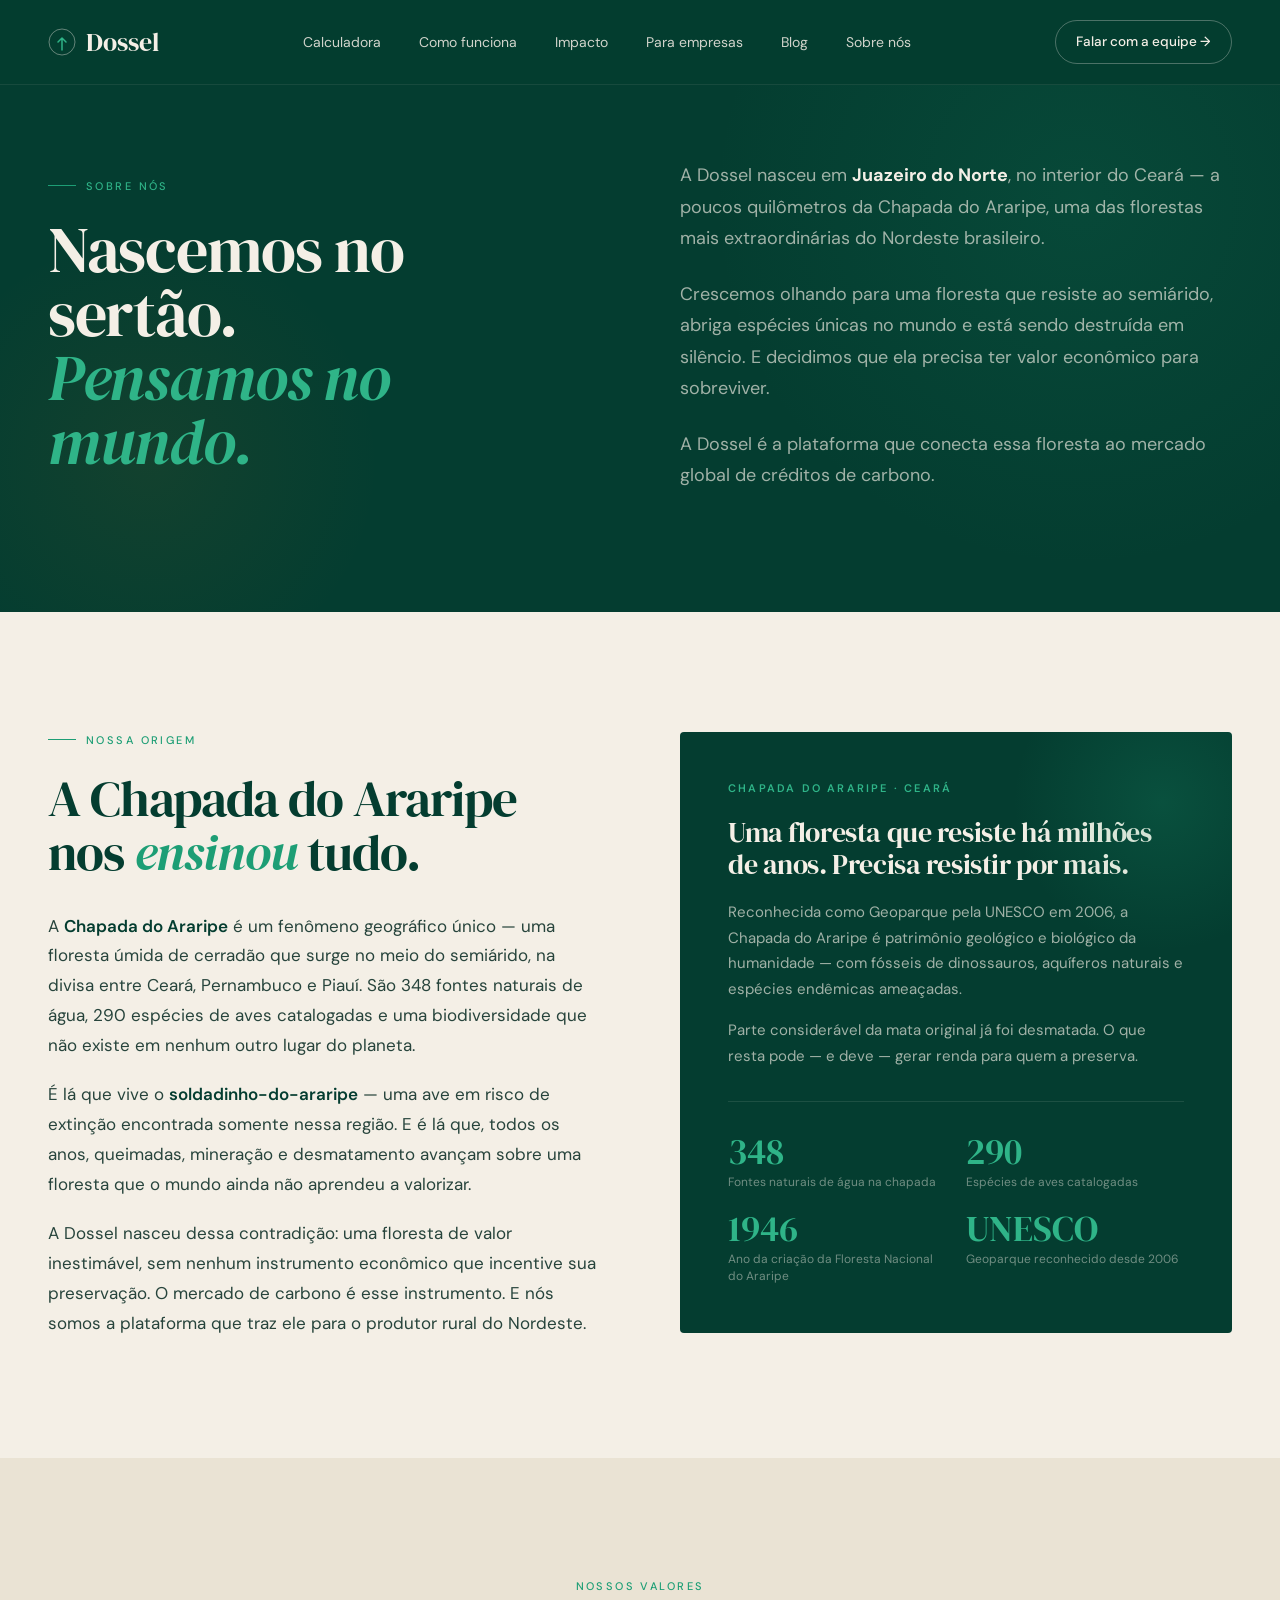
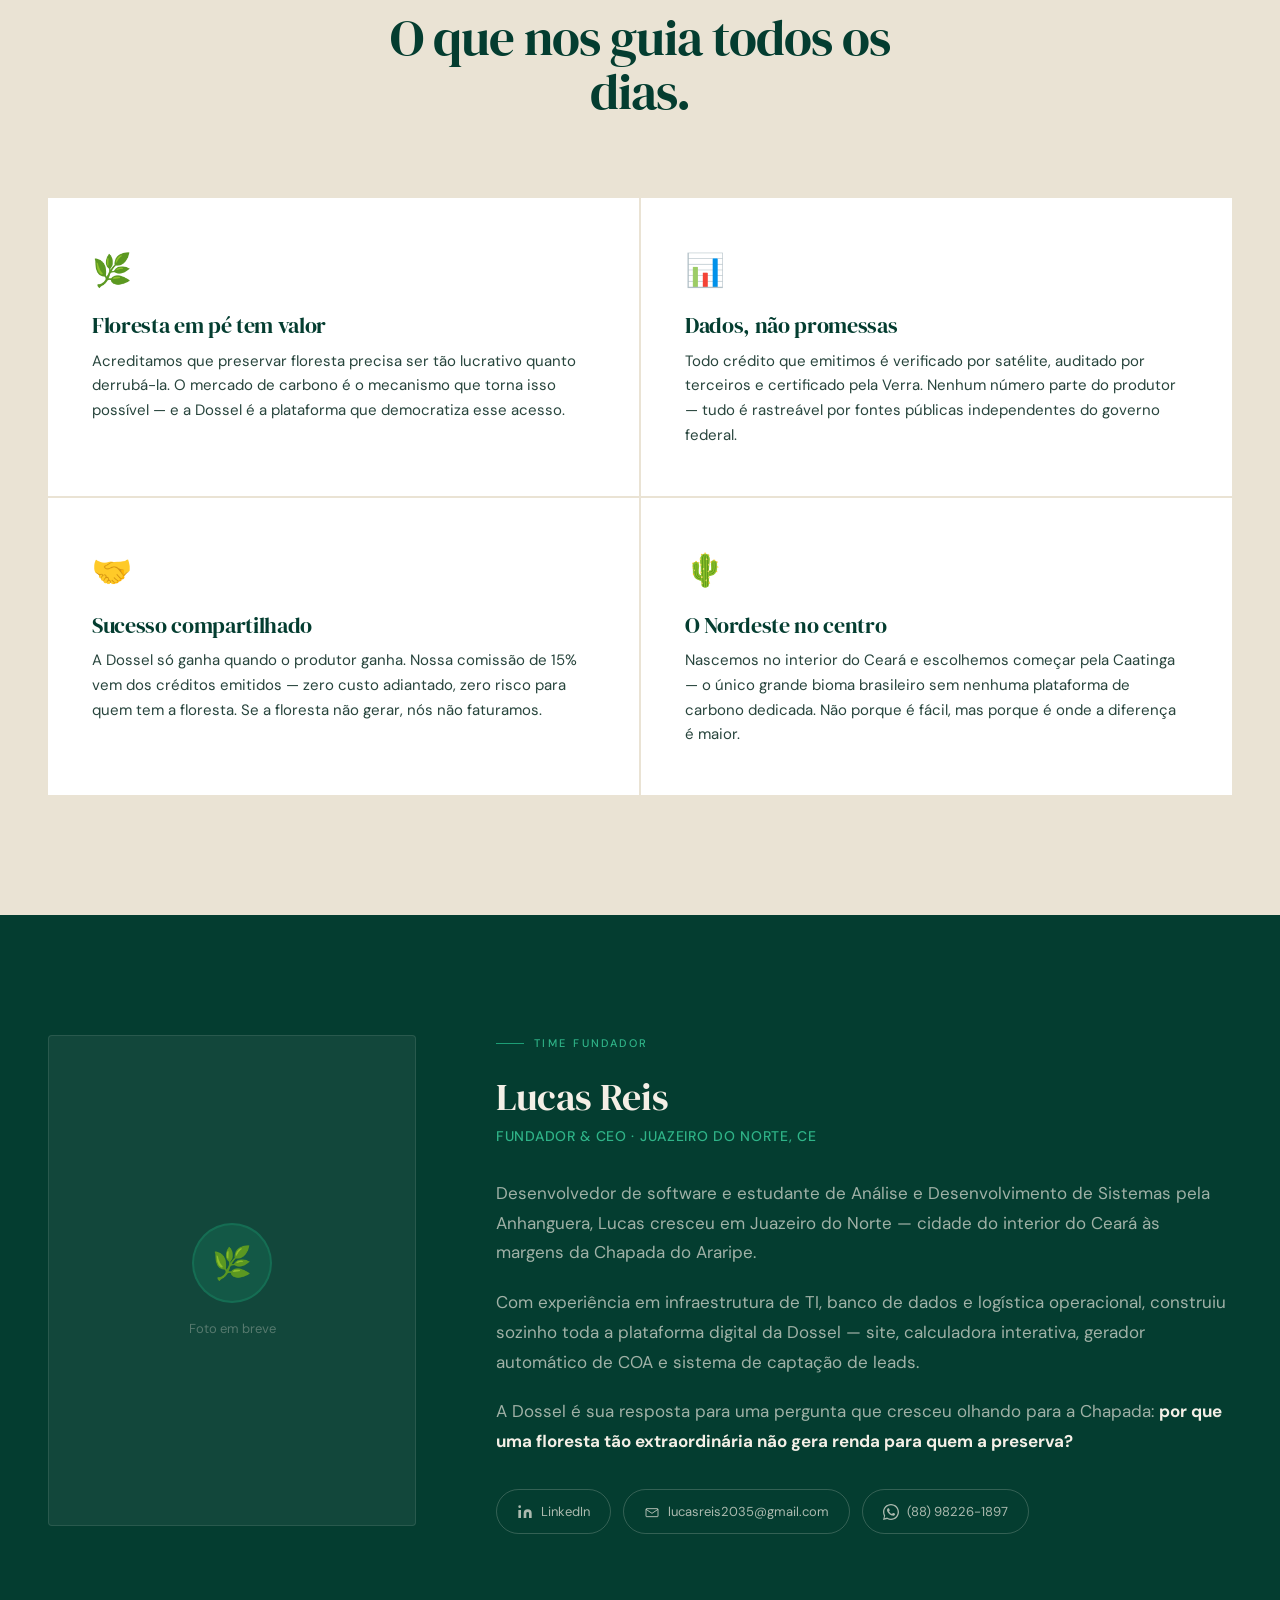
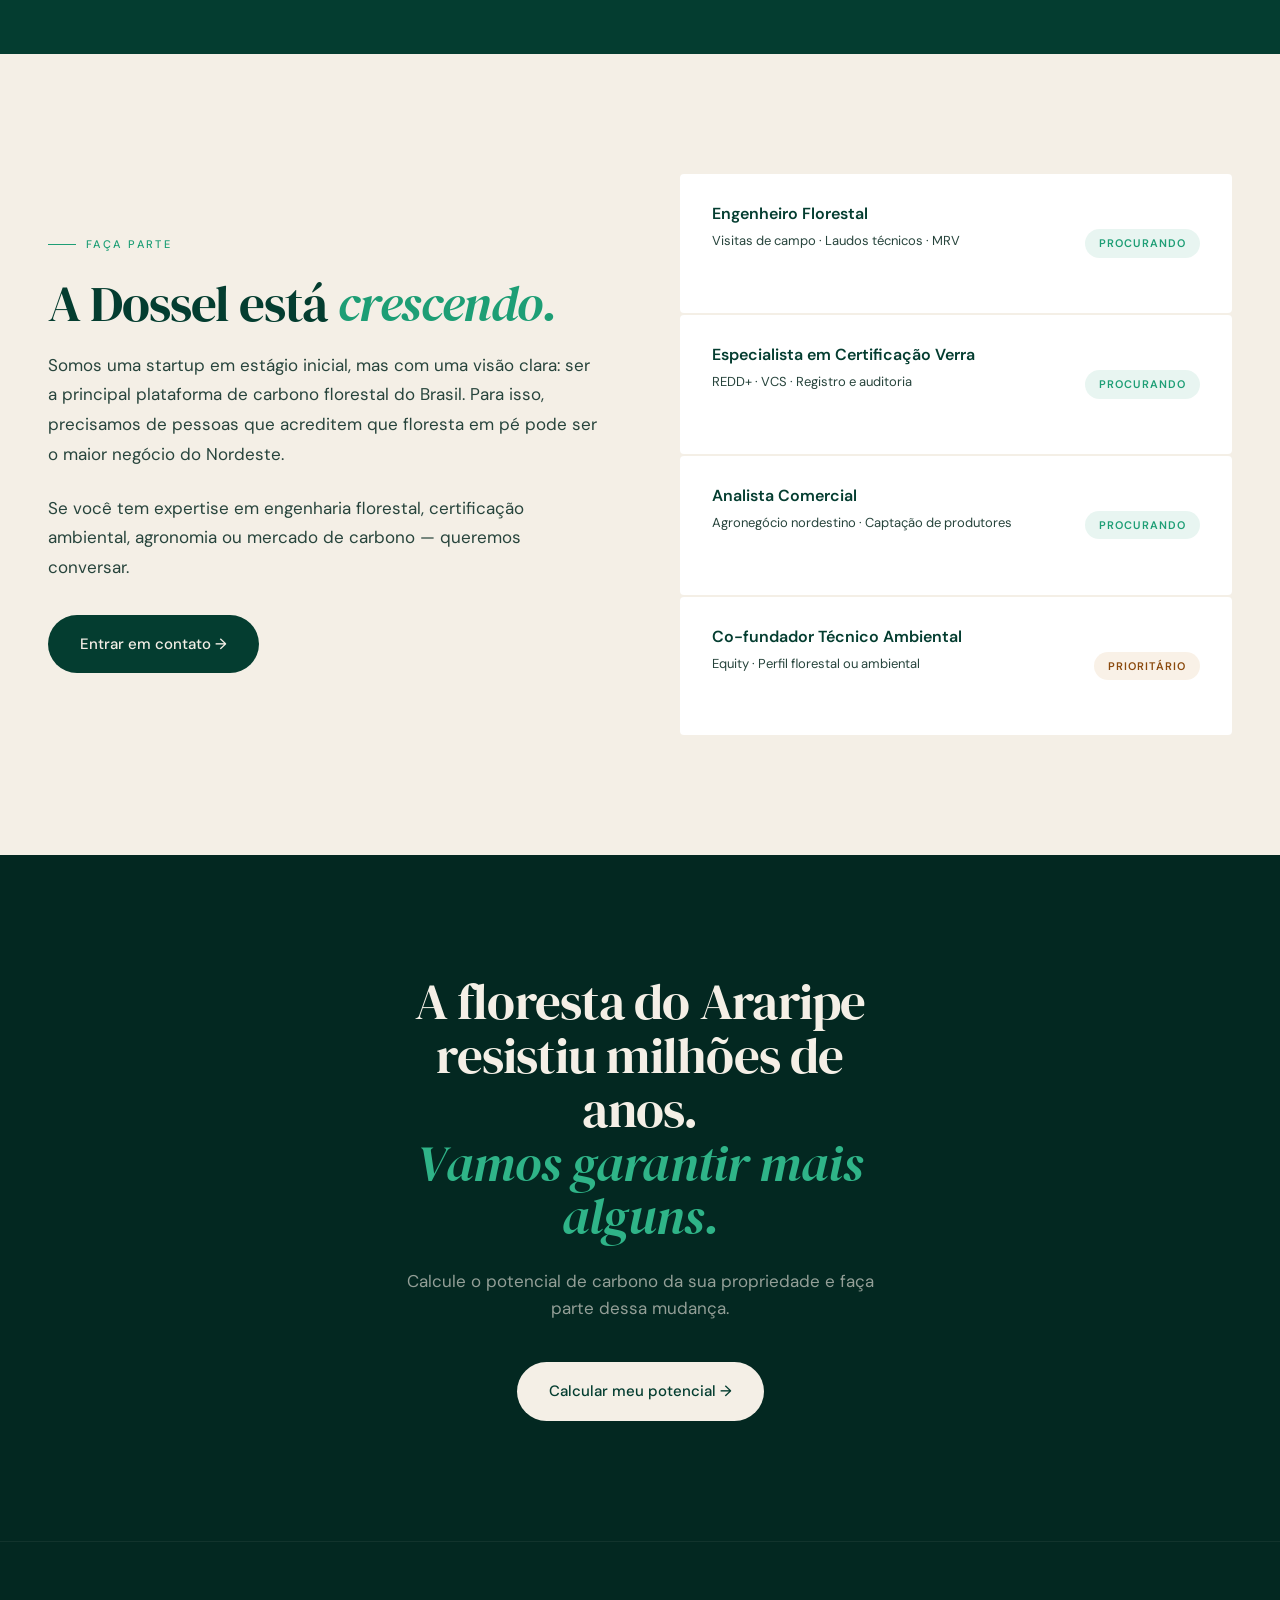
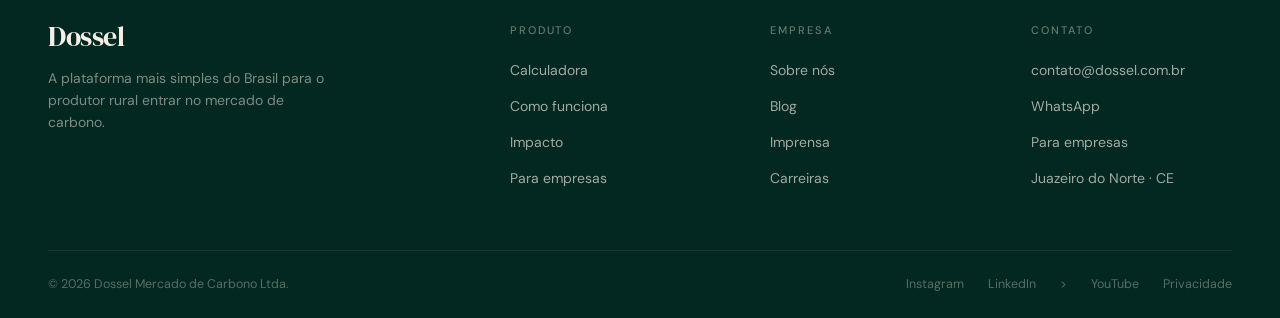
<file: sobre-nos.html>
<!doctype html>
<html lang="pt-BR">
  <head>
    <meta charset="utf-8" />
    <link rel="icon" href="favicon.svg" type="image/svg+xml" />
    <link rel="apple-touch-icon" href="favicon.svg" />
    <link rel="stylesheet" href="animations.css" />
    <meta name="viewport" content="width=device-width,initial-scale=1" />
    <title>Sobre Nós — Dossel</title>
    <link rel="preconnect" href="https://fonts.googleapis.com" />
    <link rel="preconnect" href="https://fonts.gstatic.com" crossorigin />
    <link
      href="https://fonts.googleapis.com/css2?family=DM+Serif+Display:ital@0;1&family=DM+Sans:ital,wght@0,300;0,400;0,500;0,600;0,700;1,400&display=swap"
      rel="stylesheet"
    />
    <style>
      :root {
        --forest: #043d30;
        --forest-deep: #032821;
        --moss: #1d9e75;
        --moss-soft: #2fb488;
        --paper: #f4efe6;
        --paper-warm: #eae3d4;
        --ink: #0a1f1a;
        --ink-soft: #27443c;
        --hair: rgba(4, 61, 48, 0.12);
      }
      * {
        box-sizing: border-box;
        margin: 0;
        padding: 0;
      }
      html {
        overflow-x: hidden;
        max-width: 100%;
      }
      body {
        background: var(--paper);
        color: var(--ink);
        font-family: "DM Sans", system-ui, sans-serif;
        -webkit-font-smoothing: antialiased;
        font-size: 16px;
        line-height: 1.5;
        overflow-x: hidden;
        max-width: 100%;
        position: relative;
      }
      #page-wrap {
        overflow: hidden;
        width: 100%;
        max-width: 100%;
        position: relative;
      }
      a {
        color: inherit;
        text-decoration: none;
      }
      .serif {
        font-family: "DM Serif Display", Georgia, serif;
        font-weight: 400;
        letter-spacing: -0.015em;
        line-height: 1.02;
      }
      .container {
        max-width: 1280px;
        margin: 0 auto;
        padding: 0 48px;
      }
      @media (max-width: 768px) {
        .container {
          padding: 0 24px;
        }
      }

      /* NAV */
      nav.top {
        position: fixed;
        top: 0;
        left: 0;
        right: 0;
        z-index: 100;
        padding: 20px 0;
        background: rgba(4, 61, 48, 0.97);
        backdrop-filter: blur(12px);
        border-bottom: 1px solid rgba(244, 239, 230, 0.08);
      }
      nav.top .row {
        display: flex;
        align-items: center;
        justify-content: space-between;
        color: var(--paper);
      }
      .brand {
        display: flex;
        align-items: center;
        gap: 10px;
        font-family: "DM Serif Display", serif;
        font-size: 26px;
      }
      .nav-links {
        display: flex;
        gap: 38px;
        font-size: 14px;
        color: rgba(244, 239, 230, 0.85);
      }
      .nav-links a:hover {
        color: var(--paper);
      }
      .nav-links a.active {
        color: var(--moss-soft);
      }
      .nav-cta {
        display: inline-flex;
        align-items: center;
        gap: 8px;
        padding: 11px 20px;
        border: 1px solid rgba(244, 239, 230, 0.3);
        border-radius: 999px;
        font-size: 13.5px;
        font-weight: 500;
        transition: all 0.2s;
      }
      .nav-cta:hover {
        background: var(--paper);
        color: var(--forest);
      }
      @media (max-width: 900px) {
        .nav-links {
          display: none;
        }
      }

      /* HERO */
      .hero {
        background: var(--forest);
        color: var(--paper);
        padding: 160px 0 120px;
        position: relative;
        overflow: hidden;
        -webkit-transform: translateZ(0);
        transform: translateZ(0);
      }
      .hero::before {
        content: "";
        position: absolute;
        top: -200px;
        right: -200px;
        width: 800px;
        height: 800px;
        border-radius: 50%;
        background: radial-gradient(
          circle,
          rgba(29, 158, 117, 0.12) 0%,
          transparent 65%
        );
        pointer-events: none;
      }
      .hero::after {
        content: "";
        position: absolute;
        bottom: -100px;
        left: -100px;
        width: 500px;
        height: 500px;
        border-radius: 50%;
        background: radial-gradient(
          circle,
          rgba(196, 117, 26, 0.08) 0%,
          transparent 65%
        );
        pointer-events: none;
      }
      .hero-inner {
        position: relative;
        z-index: 2;
        display: grid;
        grid-template-columns: 1fr 1fr;
        gap: 80px;
        align-items: center;
      }
      @media (max-width: 860px) {
        .hero-inner {
          grid-template-columns: 1fr;
          gap: 40px;
        }
      }
      .hero .eyebrow {
        font-size: 11px;
        letter-spacing: 0.22em;
        text-transform: uppercase;
        font-weight: 500;
        color: var(--moss-soft);
        margin-bottom: 24px;
        display: flex;
        align-items: center;
        gap: 10px;
      }
      .hero .eyebrow::before {
        content: "";
        width: 28px;
        height: 1px;
        background: var(--moss);
      }
      .hero h1 {
        font-family: "DM Serif Display", serif;
        font-size: clamp(44px, 5vw, 72px);
        line-height: 1;
        letter-spacing: -0.02em;
        margin-bottom: 0;
      }
      .hero h1 em {
        font-style: italic;
        color: var(--moss-soft);
      }
      .hero-right p {
        font-size: 18px;
        color: rgba(244, 239, 230, 0.65);
        line-height: 1.75;
        margin-bottom: 24px;
      }
      .hero-right p:last-child {
        margin-bottom: 0;
      }
      .hero-right strong {
        color: var(--paper);
      }

      /* ORIGEM */
      .origem {
        padding: 120px 0;
        background: var(--paper);
      }
      .origem-grid {
        display: grid;
        grid-template-columns: 1fr 1fr;
        gap: 80px;
        align-items: start;
      }
      @media (max-width: 860px) {
        .origem-grid {
          grid-template-columns: 1fr;
          gap: 40px;
        }
      }
      .origem .eyebrow {
        font-size: 11px;
        letter-spacing: 0.22em;
        text-transform: uppercase;
        font-weight: 500;
        color: var(--moss);
        display: flex;
        align-items: center;
        gap: 10px;
        margin-bottom: 24px;
      }
      .origem .eyebrow::before {
        content: "";
        width: 28px;
        height: 1px;
        background: var(--moss);
      }
      .origem h2 {
        font-family: "DM Serif Display", serif;
        font-size: clamp(32px, 4vw, 52px);
        line-height: 1.05;
        letter-spacing: -0.02em;
        margin-bottom: 32px;
        color: var(--forest);
      }
      .origem h2 em {
        font-style: italic;
        color: var(--moss);
      }
      .origem-text p {
        font-size: 17px;
        color: var(--ink-soft);
        line-height: 1.75;
        margin-bottom: 20px;
      }
      .origem-text p:last-child {
        margin-bottom: 0;
      }
      .origem-text strong {
        color: var(--forest);
        font-weight: 600;
      }
      .araripe-box {
        background: var(--forest);
        color: var(--paper);
        border-radius: 4px;
        padding: 48px;
        position: relative;
        overflow: hidden;
      }
      .araripe-box::before {
        content: "";
        position: absolute;
        top: -80px;
        right: -80px;
        width: 300px;
        height: 300px;
        border-radius: 50%;
        background: radial-gradient(
          circle,
          rgba(29, 158, 117, 0.2) 0%,
          transparent 70%
        );
      }
      .araripe-box .label {
        font-size: 11px;
        font-weight: 600;
        letter-spacing: 0.2em;
        text-transform: uppercase;
        color: var(--moss-soft);
        margin-bottom: 20px;
      }
      .araripe-box h3 {
        font-family: "DM Serif Display", serif;
        font-size: 28px;
        color: var(--paper);
        margin-bottom: 20px;
        line-height: 1.15;
      }
      .araripe-box p {
        font-size: 15px;
        color: rgba(244, 239, 230, 0.65);
        line-height: 1.7;
        margin-bottom: 16px;
      }
      .araripe-box p:last-child {
        margin-bottom: 0;
      }
      .araripe-stats {
        display: grid;
        grid-template-columns: 1fr 1fr;
        gap: 20px;
        margin-top: 32px;
        padding-top: 32px;
        border-top: 1px solid rgba(244, 239, 230, 0.1);
      }
      .astat .num {
        font-family: "DM Serif Display", serif;
        font-size: 36px;
        color: var(--moss-soft);
        line-height: 1;
        margin-bottom: 4px;
      }
      .astat .lbl {
        font-size: 12px;
        color: rgba(244, 239, 230, 0.45);
        line-height: 1.4;
      }

      /* MISSÃO E VALORES */
      .missao {
        background: var(--paper-warm);
        padding: 120px 0;
      }
      .missao-head {
        text-align: center;
        margin-bottom: 80px;
      }
      .missao-head .eyebrow {
        font-size: 11px;
        letter-spacing: 0.22em;
        text-transform: uppercase;
        font-weight: 500;
        color: var(--moss);
        margin-bottom: 16px;
      }
      .missao-head h2 {
        font-family: "DM Serif Display", serif;
        font-size: clamp(32px, 4vw, 52px);
        color: var(--forest);
        line-height: 1.05;
        letter-spacing: -0.02em;
        max-width: 20ch;
        margin: 0 auto;
      }
      .valores-grid {
        display: grid;
        grid-template-columns: repeat(2, 1fr);
        gap: 2px;
      }
      @media (max-width: 768px) {
        .valores-grid {
          grid-template-columns: 1fr;
        }
      }
      .valor {
        background: #fff;
        padding: 48px 44px;
      }
      .valor .icon {
        font-size: 32px;
        margin-bottom: 20px;
      }
      .valor h3 {
        font-family: "DM Serif Display", serif;
        font-size: 22px;
        color: var(--forest);
        margin-bottom: 12px;
      }
      .valor p {
        font-size: 15px;
        color: var(--ink-soft);
        line-height: 1.65;
      }

      /* FUNDADOR */
      .fundador {
        background: var(--forest);
        color: var(--paper);
        padding: 120px 0;
      }
      .fundador-inner {
        display: grid;
        grid-template-columns: 1fr 2fr;
        gap: 80px;
        align-items: start;
      }
      @media (max-width: 860px) {
        .fundador-inner {
          grid-template-columns: 1fr;
          gap: 40px;
        }
      }
      .fundador .eyebrow {
        font-size: 11px;
        letter-spacing: 0.22em;
        text-transform: uppercase;
        font-weight: 500;
        color: var(--moss-soft);
        margin-bottom: 24px;
        display: flex;
        align-items: center;
        gap: 10px;
      }
      .fundador .eyebrow::before {
        content: "";
        width: 28px;
        height: 1px;
        background: var(--moss);
      }
      .foto-box {
        background: rgba(244, 239, 230, 0.06);
        border-radius: 4px;
        aspect-ratio: 3/4;
        display: flex;
        flex-direction: column;
        align-items: center;
        justify-content: center;
        gap: 16px;
        border: 1px solid rgba(244, 239, 230, 0.1);
      }
      .foto-box .avatar {
        width: 80px;
        height: 80px;
        border-radius: 50%;
        background: rgba(29, 158, 117, 0.2);
        border: 2px solid rgba(29, 158, 117, 0.3);
        display: flex;
        align-items: center;
        justify-content: center;
        font-size: 32px;
      }
      .foto-box p {
        font-size: 13px;
        color: rgba(244, 239, 230, 0.3);
        text-align: center;
      }
      .fundador-bio h2 {
        font-family: "DM Serif Display", serif;
        font-size: clamp(28px, 3vw, 44px);
        color: var(--paper);
        margin-bottom: 8px;
        line-height: 1.1;
        letter-spacing: -0.01em;
      }
      .fundador-bio .cargo {
        font-size: 14px;
        color: var(--moss-soft);
        font-weight: 500;
        letter-spacing: 0.05em;
        text-transform: uppercase;
        margin-bottom: 32px;
      }
      .fundador-bio p {
        font-size: 17px;
        color: rgba(244, 239, 230, 0.65);
        line-height: 1.75;
        margin-bottom: 20px;
      }
      .fundador-bio p:last-of-type {
        margin-bottom: 32px;
      }
      .fundador-bio strong {
        color: var(--paper);
      }
      .fundador-links {
        display: flex;
        gap: 12px;
        flex-wrap: wrap;
      }
      .flink {
        display: inline-flex;
        align-items: center;
        gap: 8px;
        padding: 12px 20px;
        border: 1px solid rgba(244, 239, 230, 0.2);
        border-radius: 999px;
        font-size: 13px;
        color: rgba(244, 239, 230, 0.7);
        transition: all 0.2s;
      }
      .flink:hover {
        border-color: var(--moss);
        color: var(--paper);
      }

      /* JUNTAR */
      .juntar {
        background: var(--paper);
        padding: 120px 0;
      }
      .juntar-inner {
        display: grid;
        grid-template-columns: 1fr 1fr;
        gap: 80px;
        align-items: center;
      }
      @media (max-width: 860px) {
        .juntar-inner {
          grid-template-columns: 1fr;
          gap: 40px;
        }
      }
      .juntar .eyebrow {
        font-size: 11px;
        letter-spacing: 0.22em;
        text-transform: uppercase;
        font-weight: 500;
        color: var(--moss);
        display: flex;
        align-items: center;
        gap: 10px;
        margin-bottom: 24px;
      }
      .juntar .eyebrow::before {
        content: "";
        width: 28px;
        height: 1px;
        background: var(--moss);
      }
      .juntar h2 {
        font-family: "DM Serif Display", serif;
        font-size: clamp(32px, 4vw, 52px);
        color: var(--forest);
        line-height: 1.05;
        letter-spacing: -0.02em;
        margin-bottom: 20px;
      }
      .juntar h2 em {
        font-style: italic;
        color: var(--moss);
      }
      .juntar p {
        font-size: 17px;
        color: var(--ink-soft);
        line-height: 1.75;
        margin-bottom: 24px;
      }
      .juntar p:last-of-type {
        margin-bottom: 32px;
      }
      .vagas {
        display: flex;
        flex-direction: column;
        gap: 2px;
      }
      .vaga {
        background: #fff;
        border-radius: 4px;
        padding: 28px 32px;
        display: flex;
        justify-content: space-between;
        align-items: center;
        transition: transform 0.2s;
      }
      .vaga:hover {
        transform: translateX(4px);
      }
      .vaga-info h4 {
        font-size: 16px;
        font-weight: 600;
        color: var(--forest);
        margin-bottom: 4px;
      }
      .vaga-info p {
        font-size: 13px;
        color: var(--ink-soft);
      }
      .vaga-tag {
        font-size: 11px;
        font-weight: 600;
        letter-spacing: 0.1em;
        text-transform: uppercase;
        padding: 6px 14px;
        border-radius: 999px;
        background: rgba(29, 158, 117, 0.1);
        color: var(--moss);
        white-space: nowrap;
      }
      .btn-primary {
        display: inline-flex;
        align-items: center;
        gap: 10px;
        background: var(--forest);
        color: var(--paper);
        padding: 18px 32px;
        border-radius: 999px;
        font-size: 15px;
        font-weight: 500;
        transition: all 0.2s;
      }
      .btn-primary:hover {
        background: var(--forest-deep);
        transform: translateY(-1px);
      }

      /* CTA */
      .cta-band {
        background: var(--forest-deep);
        color: var(--paper);
        padding: 120px 0;
        text-align: center;
      }
      .cta-band h2 {
        font-family: "DM Serif Display", serif;
        font-size: clamp(36px, 4vw, 56px);
        max-width: 20ch;
        margin: 0 auto 24px;
        line-height: 1.05;
      }
      .cta-band h2 em {
        font-style: italic;
        color: var(--moss-soft);
      }
      .cta-band p {
        font-size: 17px;
        color: rgba(244, 239, 230, 0.6);
        max-width: 42ch;
        margin: 0 auto 40px;
        line-height: 1.6;
      }
      .btn-light {
        display: inline-flex;
        align-items: center;
        gap: 10px;
        background: var(--paper);
        color: var(--forest);
        padding: 18px 32px;
        border-radius: 999px;
        font-size: 15px;
        font-weight: 500;
        transition: all 0.2s;
      }
      .btn-light:hover {
        background: #fff;
        transform: translateY(-1px);
      }

      /* FOOTER */
      footer {
        background: var(--forest-deep);
        color: var(--paper);
        padding: 80px 0 0;
        border-top: 1px solid rgba(244, 239, 230, 0.06);
      }
      .foot-grid {
        display: grid;
        grid-template-columns: 2fr 1fr 1fr 1fr;
        gap: 60px;
        margin-bottom: 60px;
      }
      @media (max-width: 860px) {
        .foot-grid {
          grid-template-columns: 1fr 1fr;
          gap: 32px;
        }
      }
      .foot-brand {
        font-family: "DM Serif Display", serif;
        font-size: 28px;
        margin-bottom: 16px;
      }
      .foot-tagline {
        font-size: 14px;
        color: rgba(244, 239, 230, 0.5);
        line-height: 1.6;
        max-width: 28ch;
      }
      .foot-col h4 {
        font-size: 11px;
        letter-spacing: 0.18em;
        text-transform: uppercase;
        color: rgba(244, 239, 230, 0.4);
        margin-bottom: 20px;
        font-weight: 500;
      }
      .foot-col ul {
        list-style: none;
        display: flex;
        flex-direction: column;
        gap: 12px;
      }
      .foot-col ul a {
        font-size: 14px;
        color: rgba(244, 239, 230, 0.65);
        transition: color 0.2s;
      }
      .foot-col ul a:hover {
        color: var(--paper);
      }
      .foot-bar {
        border-top: 1px solid rgba(244, 239, 230, 0.08);
        padding: 24px 0;
        display: flex;
        justify-content: space-between;
        align-items: center;
        font-size: 12.5px;
        color: rgba(244, 239, 230, 0.35);
      }
      .socials {
        display: flex;
        gap: 24px;
      }
      .socials a {
        color: rgba(244, 239, 230, 0.35);
        font-size: 12.5px;
        transition: color 0.2s;
      }
      .socials a:hover {
        color: var(--paper);
      }

      /* ─── HAMBURGER MENU ─── */
      .nav-hamburger {
        display: none;
        flex-direction: column;
        gap: 5px;
        cursor: pointer;
        padding: 6px;
        background: none;
        border: none;
      }
      .nav-hamburger span {
        display: block;
        width: 24px;
        height: 2px;
        background: var(--paper);
        border-radius: 2px;
      }
      .nav-close {
        display: none;
      }
      @media (max-width: 900px) {
        .nav-hamburger {
          display: flex;
        }
        .nav-cta {
          display: none;
        }
        .nav-links.open {
          display: flex;
          flex-direction: column;
          position: fixed;
          top: 0;
          left: 0;
          right: 0;
          bottom: 0;
          background: rgba(4, 61, 48, 0.98);
          backdrop-filter: blur(12px);
          z-index: 200;
          align-items: center;
          justify-content: center;
          gap: 32px;
        }
        .nav-links.open a {
          color: var(--paper);
          font-size: 22px;
        }
        .nav-close {
          display: flex;
          position: absolute;
          top: 28px;
          right: 24px;
          font-size: 32px;
          color: var(--paper);
          cursor: pointer;
          background: none;
          border: none;
          line-height: 1;
        }
      }
      /* ─── MOBILE PADDING ─── */
      @media (max-width: 768px) {
        section:not(.hero) {
          padding-top: 64px !important;
          padding-bottom: 64px !important;
        }
        .hero {
          padding-bottom: 80px;
        }
        .araripe-box {
          padding: 32px 28px;
        }
        .valor {
          padding: 32px 28px;
        }
      }
      @media (max-width: 480px) {
        .foot-grid {
          grid-template-columns: 1fr !important;
        }
        .foot-bar {
          flex-direction: column;
          align-items: flex-start;
          gap: 12px;
        }
        .fundador-links {
          flex-direction: column;
        }
        .flink {
          justify-content: center;
        }
        .araripe-stats {
          grid-template-columns: 1fr;
        }
      }

      /* ─── MOBILE RESPONSIVO ─── */
      @media (max-width: 768px) {
        .container {
          padding: 0 20px;
        }
        section {
          padding: 64px 0 !important;
        }
        .section-head {
          grid-template-columns: 1fr !important;
          gap: 20px !important;
          margin-bottom: 40px !important;
        }
        .page-hero {
          padding: 100px 0 60px !important;
        }
        .page-hero h1 {
          font-size: clamp(32px, 8vw, 52px) !important;
        }
        .page-hero p {
          font-size: 15px !important;
        }
        .biomes-grid {
          grid-template-columns: 1fr 1fr !important;
        }
        .ods-grid {
          grid-template-columns: 1fr !important;
        }
        .mec-grid {
          grid-template-columns: 1fr !important;
        }
        .cta-band {
          padding: 64px 0 !important;
        }
        .cta-band h2 {
          font-size: clamp(28px, 7vw, 40px) !important;
        }
        .stats-grid {
          grid-template-columns: 1fr 1fr !important;
        }
        .setores-grid {
          grid-template-columns: 1fr 1fr !important;
        }
        .steps-grid {
          grid-template-columns: 1fr 1fr !important;
        }
        .vantagens-grid {
          grid-template-columns: 1fr !important;
        }
        .comp-table {
          font-size: 11px !important;
        }
        .comp-table th,
        .comp-table td {
          padding: 10px 8px !important;
        }
        .contact-grid {
          grid-template-columns: 1fr !important;
          gap: 32px !important;
        }
        .contact-form {
          padding: 28px 20px !important;
        }
        .foot-grid {
          grid-template-columns: 1fr 1fr !important;
          gap: 28px !important;
        }
        .foot-bar {
          flex-direction: column;
          gap: 12px !important;
        }
        .origem-grid {
          grid-template-columns: 1fr !important;
          gap: 32px !important;
        }
        .fundador-inner {
          grid-template-columns: 1fr !important;
          gap: 32px !important;
        }
        .juntar-inner {
          grid-template-columns: 1fr !important;
          gap: 32px !important;
        }
        .valores-grid {
          grid-template-columns: 1fr !important;
        }
        .faq-q {
          font-size: 14px !important;
        }
        .timeline {
          padding-left: 24px !important;
        }
        .caminhos {
          grid-template-columns: 1fr !important;
        }
        .dados-grid {
          grid-template-columns: 1fr !important;
        }
        .newsletter-form {
          flex-direction: column !important;
        }
        .posts-grid {
          grid-template-columns: 1fr !important;
        }
        .araripe-stats {
          grid-template-columns: 1fr 1fr !important;
        }
        .vagas {
          gap: 8px !important;
        }
        .destaque-card {
          grid-template-columns: 1fr !important;
        }
        .hero-inner {
          grid-template-columns: 1fr !important;
          gap: 32px !important;
        }
      }
      @media (max-width: 480px) {
        .container {
          padding: 0 16px;
        }
        .page-hero h1 {
          font-size: clamp(28px, 9vw, 40px) !important;
        }
        .foot-grid {
          grid-template-columns: 1fr !important;
        }
        .biomes-grid {
          grid-template-columns: 1fr !important;
        }
        .setores-grid {
          grid-template-columns: 1fr !important;
        }
        .steps-grid {
          grid-template-columns: 1fr !important;
        }
        .stats-grid {
          grid-template-columns: 1fr !important;
        }
      }
    </style>
  </head>
  <body>
    <div id="page-wrap">
    <!-- NAV -->
    <nav class="top">
      <div class="container">
        <div class="row">
          <a href="index.html" class="brand">
            <svg width="28" height="28" viewBox="0 0 28 28" fill="none">
              <circle
                cx="14"
                cy="14"
                r="13"
                stroke="rgba(244,239,230,0.4)"
                stroke-width="1"
              />
              <path
                d="M14 22V10M10 14l4-4 4 4"
                stroke="#2FB488"
                stroke-width="1.5"
                stroke-linecap="round"
                stroke-linejoin="round"
              />
            </svg>
            Dossel
          </a>
          <div class="nav-links" id="nav-links">
            <button
              class="nav-close"
              onclick="fecharMenu()"
              aria-label="Fechar menu"
            >
              ×
            </button>
            <a href="index.html#calculadora">Calculadora</a>
            <a href="como-funciona.html">Como funciona</a>
            <a href="impacto.html">Impacto</a>
            <a href="para-empresas.html">Para empresas</a>
            <a href="blog.html">Blog</a>
            <a href="sobre-nos.html">Sobre nós</a>
          </div>
          <div style="display: flex; align-items: center; gap: 12px">
            <a href="https://wa.me/5588982261897" class="nav-cta">Falar com a equipe →</a>
            <button
              class="nav-hamburger"
              onclick="abrirMenu()"
              aria-label="Abrir menu"
            >
              <span></span><span></span><span></span>
            </button>
          </div>
        </div>
      </div>
    </nav>

    <!-- HERO -->
    <section class="hero">
      <div class="container">
        <div class="hero-inner">
          <div>
            <div class="eyebrow">Sobre nós</div>
            <h1 class="serif">
              Nascemos no<br />sertão.<br /><em>Pensamos no<br />mundo.</em>
            </h1>
          </div>
          <div class="hero-right">
            <p>
              A Dossel nasceu em <strong>Juazeiro do Norte</strong>, no interior
              do Ceará — a poucos quilômetros da Chapada do Araripe, uma das
              florestas mais extraordinárias do Nordeste brasileiro.
            </p>
            <p>
              Crescemos olhando para uma floresta que resiste ao semiárido,
              abriga espécies únicas no mundo e está sendo destruída em
              silêncio. E decidimos que ela precisa ter valor econômico para
              sobreviver.
            </p>
            <p>
              A Dossel é a plataforma que conecta essa floresta ao mercado
              global de créditos de carbono.
            </p>
          </div>
        </div>
      </div>
    </section>

    <!-- ORIGEM -->
    <section class="origem">
      <div class="container">
        <div class="origem-grid">
          <div>
            <div class="eyebrow">Nossa origem</div>
            <h2 class="serif">
              A Chapada do Araripe nos <em>ensinou</em> tudo.
            </h2>
            <div class="origem-text">
              <p>
                A <strong>Chapada do Araripe</strong> é um fenômeno geográfico
                único — uma floresta úmida de cerradão que surge no meio do
                semiárido, na divisa entre Ceará, Pernambuco e Piauí. São 348
                fontes naturais de água, 290 espécies de aves catalogadas e uma
                biodiversidade que não existe em nenhum outro lugar do planeta.
              </p>
              <p>
                É lá que vive o <strong>soldadinho-do-araripe</strong> — uma ave
                em risco de extinção encontrada somente nessa região. E é lá
                que, todos os anos, queimadas, mineração e desmatamento avançam
                sobre uma floresta que o mundo ainda não aprendeu a valorizar.
              </p>
              <p>
                A Dossel nasceu dessa contradição: uma floresta de valor
                inestimável, sem nenhum instrumento econômico que incentive sua
                preservação. O mercado de carbono é esse instrumento. E nós
                somos a plataforma que traz ele para o produtor rural do
                Nordeste.
              </p>
            </div>
          </div>
          <div class="araripe-box">
            <div class="label">Chapada do Araripe · Ceará</div>
            <h3 class="serif">
              Uma floresta que resiste há milhões de anos. Precisa resistir por
              mais.
            </h3>
            <p>
              Reconhecida como Geoparque pela UNESCO em 2006, a Chapada do
              Araripe é patrimônio geológico e biológico da humanidade — com
              fósseis de dinossauros, aquíferos naturais e espécies endêmicas
              ameaçadas.
            </p>
            <p>
              Parte considerável da mata original já foi desmatada. O que resta
              pode — e deve — gerar renda para quem a preserva.
            </p>
            <div class="araripe-stats">
              <div class="astat">
                <div class="num">348</div>
                <div class="lbl">Fontes naturais de água na chapada</div>
              </div>
              <div class="astat">
                <div class="num">290</div>
                <div class="lbl">Espécies de aves catalogadas</div>
              </div>
              <div class="astat">
                <div class="num">1946</div>
                <div class="lbl">
                  Ano da criação da Floresta Nacional do Araripe
                </div>
              </div>
              <div class="astat">
                <div class="num">UNESCO</div>
                <div class="lbl">Geoparque reconhecido desde 2006</div>
              </div>
            </div>
          </div>
        </div>
      </div>
    </section>

    <!-- MISSÃO E VALORES -->
    <section class="missao">
      <div class="container">
        <div class="missao-head">
          <div class="eyebrow">Nossos valores</div>
          <h2 class="serif">O que nos guia todos os dias.</h2>
        </div>
        <div class="valores-grid">
          <div class="valor">
            <div class="icon">🌿</div>
            <h3 class="serif">Floresta em pé tem valor</h3>
            <p>
              Acreditamos que preservar floresta precisa ser tão lucrativo
              quanto derrubá-la. O mercado de carbono é o mecanismo que torna
              isso possível — e a Dossel é a plataforma que democratiza esse
              acesso.
            </p>
          </div>
          <div class="valor">
            <div class="icon">📊</div>
            <h3 class="serif">Dados, não promessas</h3>
            <p>
              Todo crédito que emitimos é verificado por satélite, auditado por
              terceiros e certificado pela Verra. Nenhum número parte do
              produtor — tudo é rastreável por fontes públicas independentes do
              governo federal.
            </p>
          </div>
          <div class="valor">
            <div class="icon">🤝</div>
            <h3 class="serif">Sucesso compartilhado</h3>
            <p>
              A Dossel só ganha quando o produtor ganha. Nossa comissão de 15%
              vem dos créditos emitidos — zero custo adiantado, zero risco para
              quem tem a floresta. Se a floresta não gerar, nós não faturamos.
            </p>
          </div>
          <div class="valor">
            <div class="icon">🌵</div>
            <h3 class="serif">O Nordeste no centro</h3>
            <p>
              Nascemos no interior do Ceará e escolhemos começar pela Caatinga —
              o único grande bioma brasileiro sem nenhuma plataforma de carbono
              dedicada. Não porque é fácil, mas porque é onde a diferença é
              maior.
            </p>
          </div>
        </div>
      </div>
    </section>

    <!-- FUNDADOR -->
    <section class="fundador">
      <div class="container">
        <div class="fundador-inner">
          <div>
            <div class="foto-box">
              <div class="avatar">🌿</div>
              <p>Foto em breve</p>
            </div>
          </div>
          <div class="fundador-bio">
            <div class="eyebrow">Time fundador</div>
            <h2 class="serif">Lucas Reis</h2>
            <div class="cargo">Fundador & CEO · Juazeiro do Norte, CE</div>
            <p>
              Desenvolvedor de software e estudante de Análise e Desenvolvimento
              de Sistemas pela Anhanguera, Lucas cresceu em Juazeiro do Norte —
              cidade do interior do Ceará às margens da Chapada do Araripe.
            </p>
            <p>
              Com experiência em infraestrutura de TI, banco de dados e
              logística operacional, construiu sozinho toda a plataforma digital
              da Dossel — site, calculadora interativa, gerador automático de
              COA e sistema de captação de leads.
            </p>
            <p>
              A Dossel é sua resposta para uma pergunta que cresceu olhando para
              a Chapada:
              <strong
                >por que uma floresta tão extraordinária não gera renda para
                quem a preserva?</strong
              >
            </p>
            <div class="fundador-links">
              <a
                href="https://www.linkedin.com/in/lucas-reis-619a1b168/"
                class="flink"
                target="_blank"
              >
                <svg
                  width="16"
                  height="16"
                  viewBox="0 0 24 24"
                  fill="currentColor"
                >
                  <path
                    d="M16 8a6 6 0 016 6v7h-4v-7a2 2 0 00-2-2 2 2 0 00-2 2v7h-4v-7a6 6 0 016-6zM2 9h4v12H2z"
                  />
                  <circle cx="4" cy="4" r="2" />
                </svg>
                LinkedIn
              </a>
              <a href="mailto:lucasreis2035@gmail.com" class="flink">
                <svg
                  width="16"
                  height="16"
                  viewBox="0 0 24 24"
                  fill="none"
                  stroke="currentColor"
                  stroke-width="1.5"
                >
                  <path
                    d="M3 8l9 6 9-6M3 8v10a1 1 0 001 1h16a1 1 0 001-1V8M3 8a1 1 0 011-1h16a1 1 0 011 1"
                  />
                </svg>
                lucasreis2035@gmail.com
              </a>
              <a
                href="https://wa.me/5588982261897"
                class="flink"
                target="_blank"
              >
                <svg
                  width="16"
                  height="16"
                  viewBox="0 0 24 24"
                  fill="currentColor"
                >
                  <path
                    d="M17.472 14.382c-.297-.149-1.758-.867-2.03-.967-.273-.099-.471-.148-.67.15-.197.297-.767.966-.94 1.164-.173.199-.347.223-.644.075-.297-.15-1.255-.463-2.39-1.475-.883-.788-1.48-1.761-1.653-2.059-.173-.297-.018-.458.13-.606.134-.133.298-.347.446-.52.149-.174.198-.298.298-.497.099-.198.05-.371-.025-.52-.075-.149-.669-1.612-.916-2.207-.242-.579-.487-.5-.669-.51-.173-.008-.371-.01-.57-.01-.198 0-.52.074-.792.372-.272.297-1.04 1.016-1.04 2.479 0 1.462 1.065 2.875 1.213 3.074.149.198 2.096 3.2 5.077 4.487.709.306 1.262.489 1.694.625.712.227 1.36.195 1.871.118.571-.085 1.758-.719 2.006-1.413.248-.694.248-1.289.173-1.413-.074-.124-.272-.198-.57-.347z"
                  />
                  <path
                    d="M12 0C5.373 0 0 5.373 0 12c0 2.114.549 4.099 1.508 5.831L.057 23.97l6.255-1.491A11.945 11.945 0 0012 24c6.627 0 12-5.373 12-12S18.627 0 12 0zm0 22c-1.947 0-3.769-.524-5.338-1.437l-.383-.226-3.971.946.996-3.858-.249-.396A9.932 9.932 0 012 12C2 6.477 6.477 2 12 2s10 4.477 10 10-4.477 10-10 10z"
                  />
                </svg>
                (88) 98226-1897
              </a>
            </div>
          </div>
        </div>
      </div>
    </section>

    <!-- JUNTE-SE -->
    <section class="juntar">
      <div class="container">
        <div class="juntar-inner">
          <div>
            <div class="eyebrow">Faça parte</div>
            <h2 class="serif">A Dossel está <em>crescendo.</em></h2>
            <p>
              Somos uma startup em estágio inicial, mas com uma visão clara: ser
              a principal plataforma de carbono florestal do Brasil. Para isso,
              precisamos de pessoas que acreditem que floresta em pé pode ser o
              maior negócio do Nordeste.
            </p>
            <p>
              Se você tem expertise em engenharia florestal, certificação
              ambiental, agronomia ou mercado de carbono — queremos conversar.
            </p>
            <a href="https://wa.me/5588982261897" class="btn-primary"
              >Entrar em contato →</a
            >
          </div>
          <div class="vagas">
            <div class="vaga">
              <div class="vaga-info">
                <h4>Engenheiro Florestal</h4>
                <p>Visitas de campo · Laudos técnicos · MRV</p>
              </div>
              <span class="vaga-tag">Procurando</span>
            </div>
            <div class="vaga">
              <div class="vaga-info">
                <h4>Especialista em Certificação Verra</h4>
                <p>REDD+ · VCS · Registro e auditoria</p>
              </div>
              <span class="vaga-tag">Procurando</span>
            </div>
            <div class="vaga">
              <div class="vaga-info">
                <h4>Analista Comercial</h4>
                <p>Agronegócio nordestino · Captação de produtores</p>
              </div>
              <span class="vaga-tag">Procurando</span>
            </div>
            <div class="vaga">
              <div class="vaga-info">
                <h4>Co-fundador Técnico Ambiental</h4>
                <p>Equity · Perfil florestal ou ambiental</p>
              </div>
              <span
                class="vaga-tag"
                style="background: rgba(196, 117, 26, 0.1); color: #8b4a0e"
                >Prioritário</span
              >
            </div>
          </div>
        </div>
      </div>
    </section>

    <!-- CTA -->
    <section class="cta-band">
      <div class="container">
        <h2 class="serif">
          A floresta do Araripe resistiu milhões de anos.<br /><em
            >Vamos garantir mais alguns.</em
          >
        </h2>
        <p>
          Calcule o potencial de carbono da sua propriedade e faça parte dessa
          mudança.
        </p>
        <a href="index.html#calculadora" class="btn-light"
          >Calcular meu potencial →</a
        >
      </div>
    </section>

    <!-- FOOTER -->
    <footer>
      <div class="container">
        <div class="foot-grid">
          <div>
            <div class="foot-brand serif">Dossel</div>
            <div class="foot-tagline">
              A plataforma mais simples do Brasil para o produtor rural entrar
              no mercado de carbono.
            </div>
          </div>
          <div class="foot-col">
            <h4>Produto</h4>
            <ul>
              <li><a href="index.html#calculadora">Calculadora</a></li>
              <li><a href="como-funciona.html">Como funciona</a></li>
              <li><a href="impacto.html">Impacto</a></li>
              <li><a href="para-empresas.html">Para empresas</a></li>
            </ul>
          </div>
          <div class="foot-col">
            <h4>Empresa</h4>
            <ul>
              <li><a href="sobre-nos.html">Sobre nós</a></li>
              <li><a href="blog.html">Blog</a></li>
              <li><a href="#">Imprensa</a></li>
              <li><a href="#">Carreiras</a></li>
            </ul>
          </div>
          <div class="foot-col">
            <h4>Contato</h4>
            <ul>
              <li>
                <a href="mailto:contato@dossel.com.br">contato@dossel.com.br</a>
              </li>
              <li><a href="https://wa.me/5588982261897">WhatsApp</a></li>
              <li><a href="para-empresas.html">Para empresas</a></li>
              <li><a href="#">Juazeiro do Norte · CE</a></li>
            </ul>
          </div>
        </div>
        <div class="foot-bar">
          <div>
            © 2026 Dossel Mercado de Carbono Ltda.
          </div>
          <div class="socials">
            <a href="https://www.instagram.com/dossel.co/" target="_blank" rel="noopener">Instagram</a><a href="https://www.linkedin.com/company/dosseltech/" target="_blank" rel="noopener">LinkedIn</a>
            ><a href="#">YouTube</a><a href="#">Privacidade</a>
          </div>
        </div>
      </div>
    </footer>

    <script>
      function abrirMenu() {
        document.getElementById("nav-links").classList.add("open");
        document.body.style.overflow = "hidden";
      }
      function fecharMenu() {
        document.getElementById("nav-links").classList.remove("open");
        document.body.style.overflow = "";
      }
    </script>
    <script src="animations.js"></script>
    </div><!-- /page-wrap -->
</body>
</html>
</file>
<file: animations.css>
.reveal {
  opacity: 0;
  transform: translateY(28px);
  transition: opacity 0.65s cubic-bezier(0.4, 0, 0.2, 1),
              transform 0.65s cubic-bezier(0.4, 0, 0.2, 1);
}
.reveal.visible {
  opacity: 1;
  transform: none;
}
@media (prefers-reduced-motion: reduce) {
  .reveal { opacity: 1; transform: none; transition: none; }
}
</file>
<file: OneDrive/Documentos/Dossel_projeto/dossel_final/animations.css>
.reveal {
  opacity: 0;
  transform: translateY(28px);
  transition: opacity 0.65s cubic-bezier(0.4, 0, 0.2, 1),
              transform 0.65s cubic-bezier(0.4, 0, 0.2, 1);
}
.reveal.visible {
  opacity: 1;
  transform: none;
}
@media (prefers-reduced-motion: reduce) {
  .reveal { opacity: 1; transform: none; transition: none; }
}
</file>
